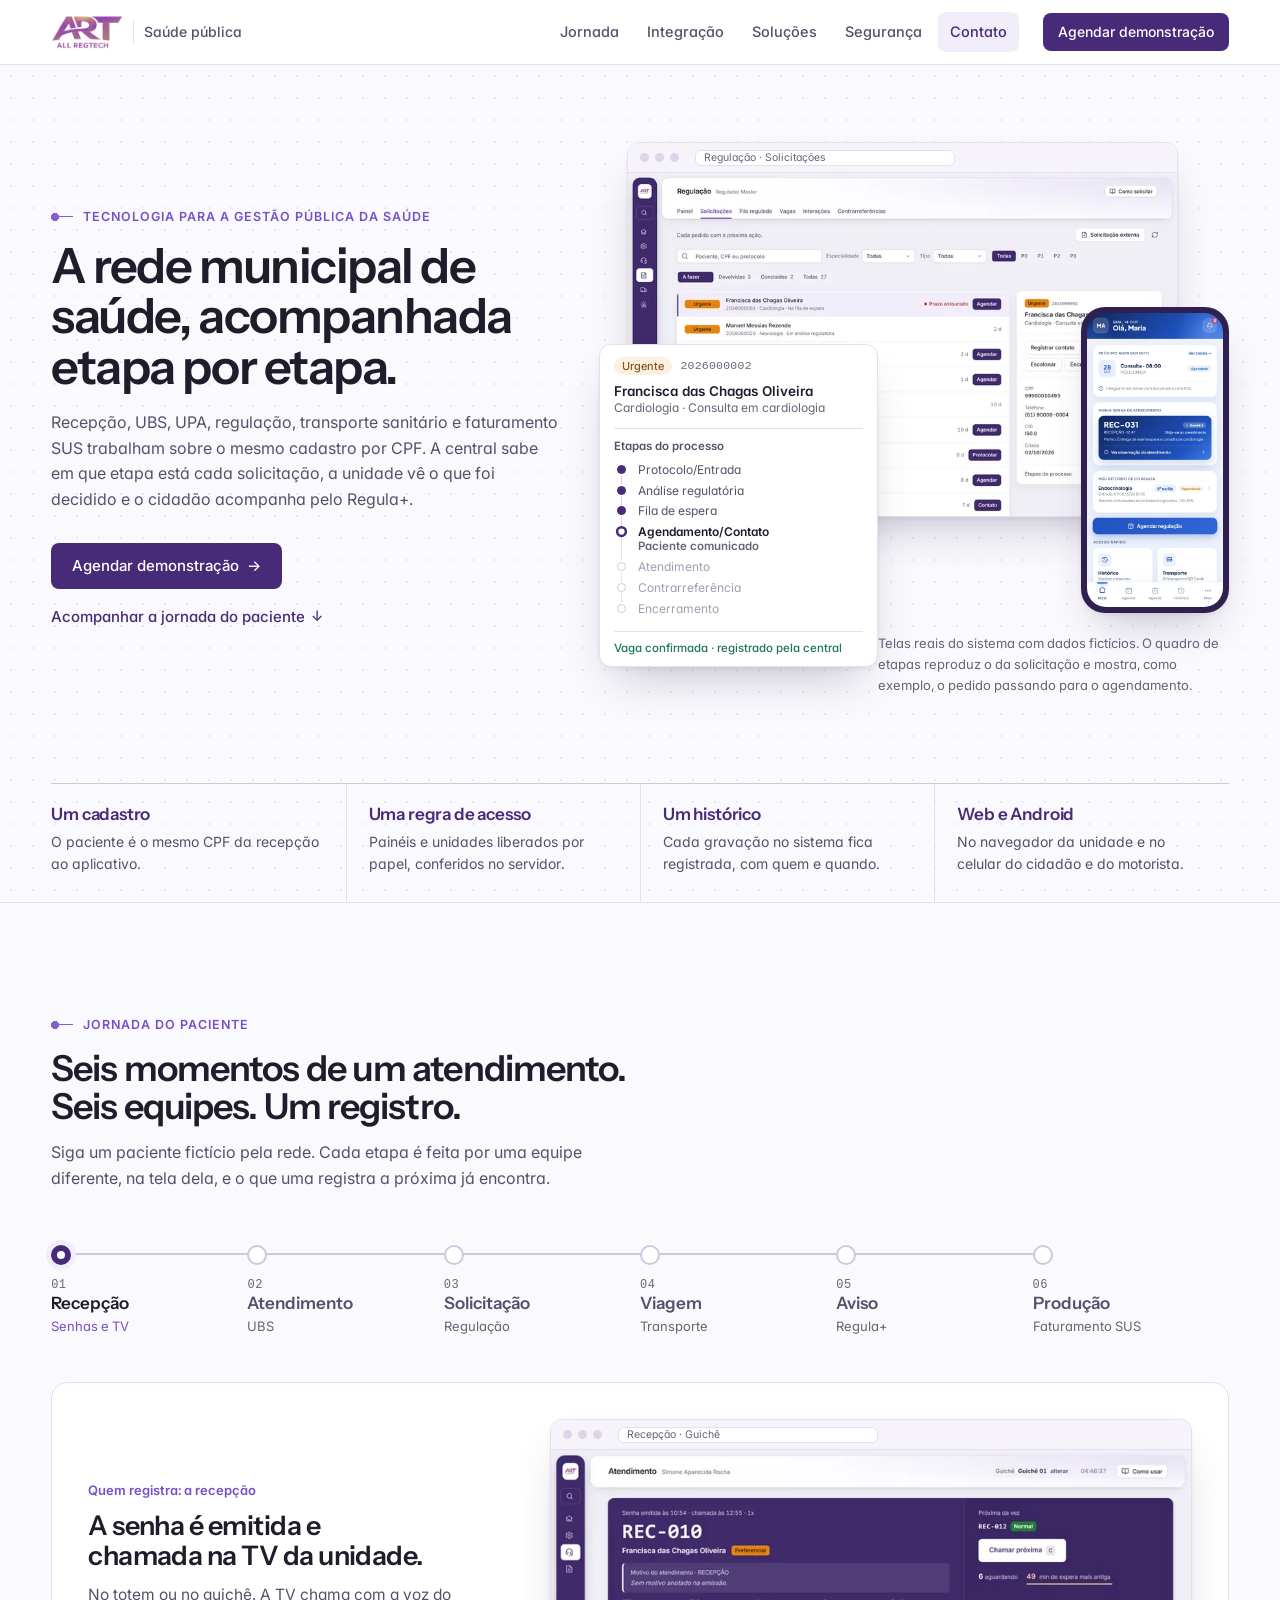
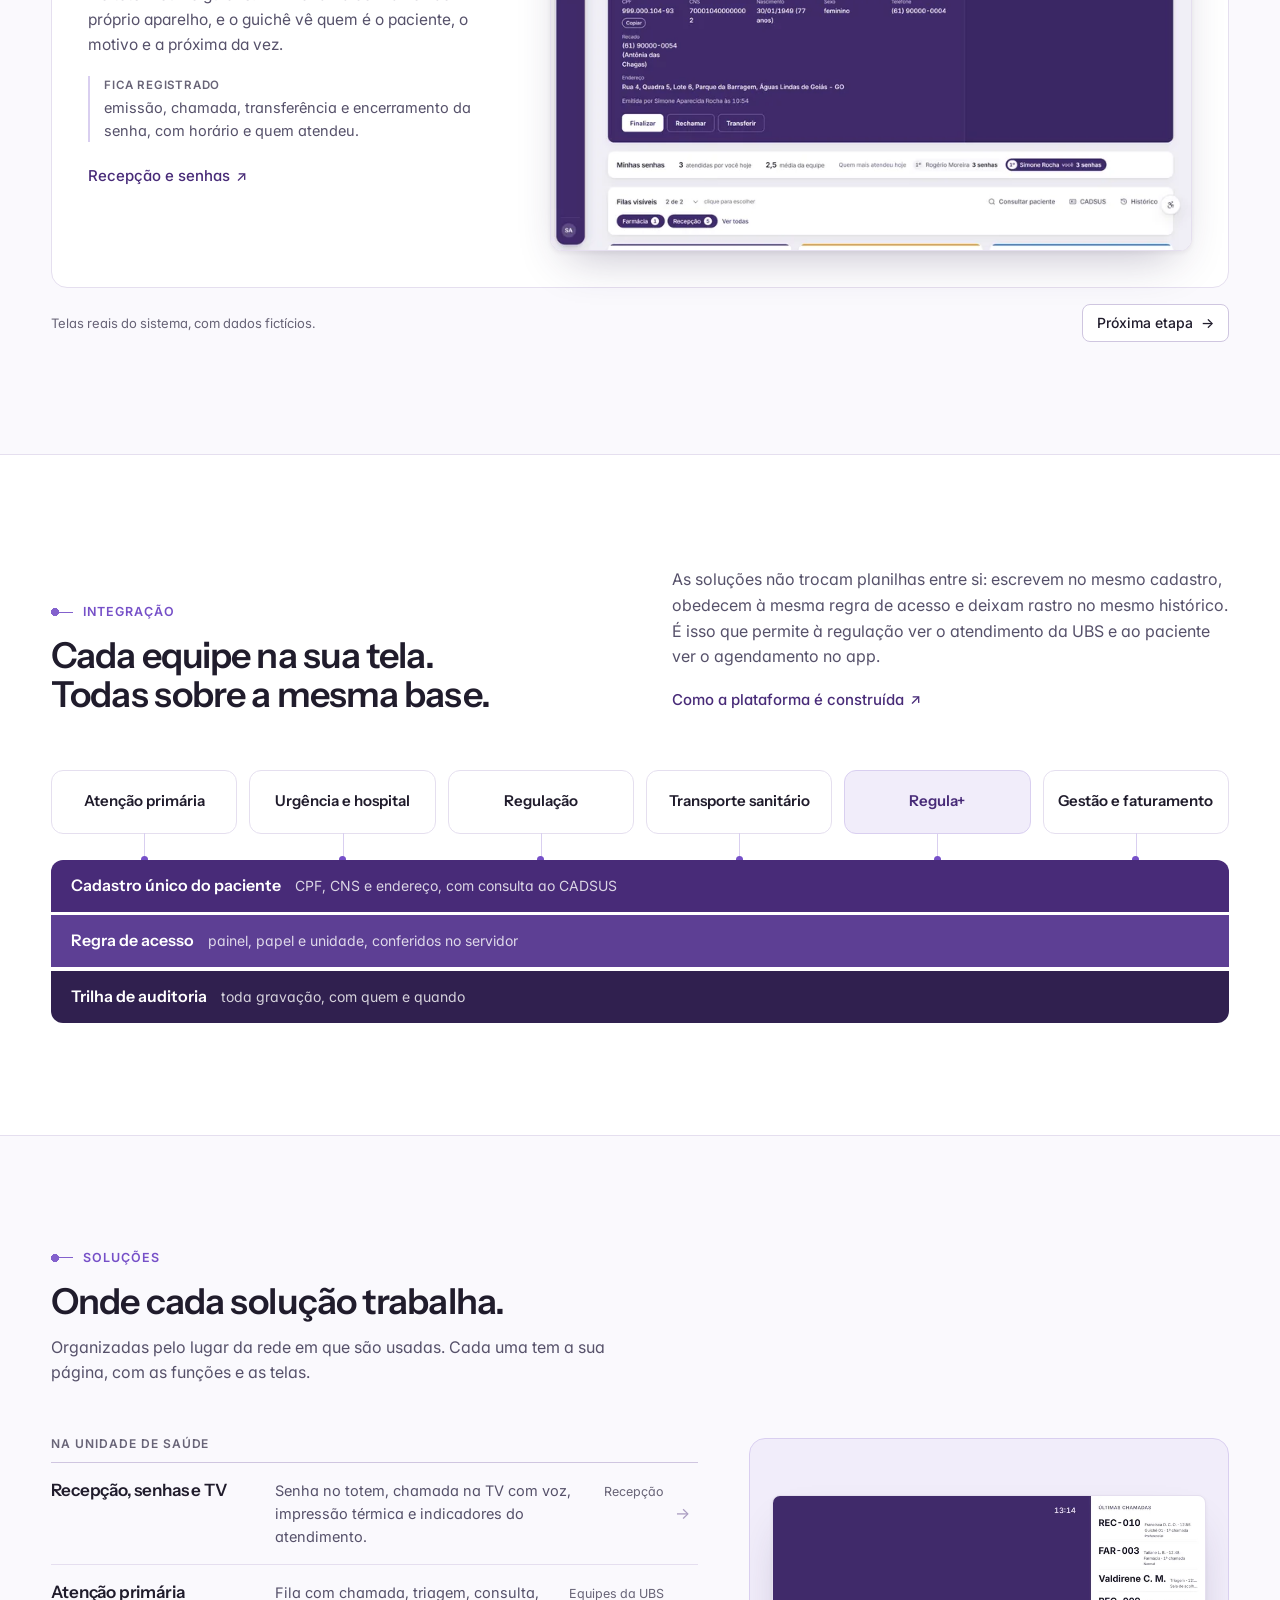
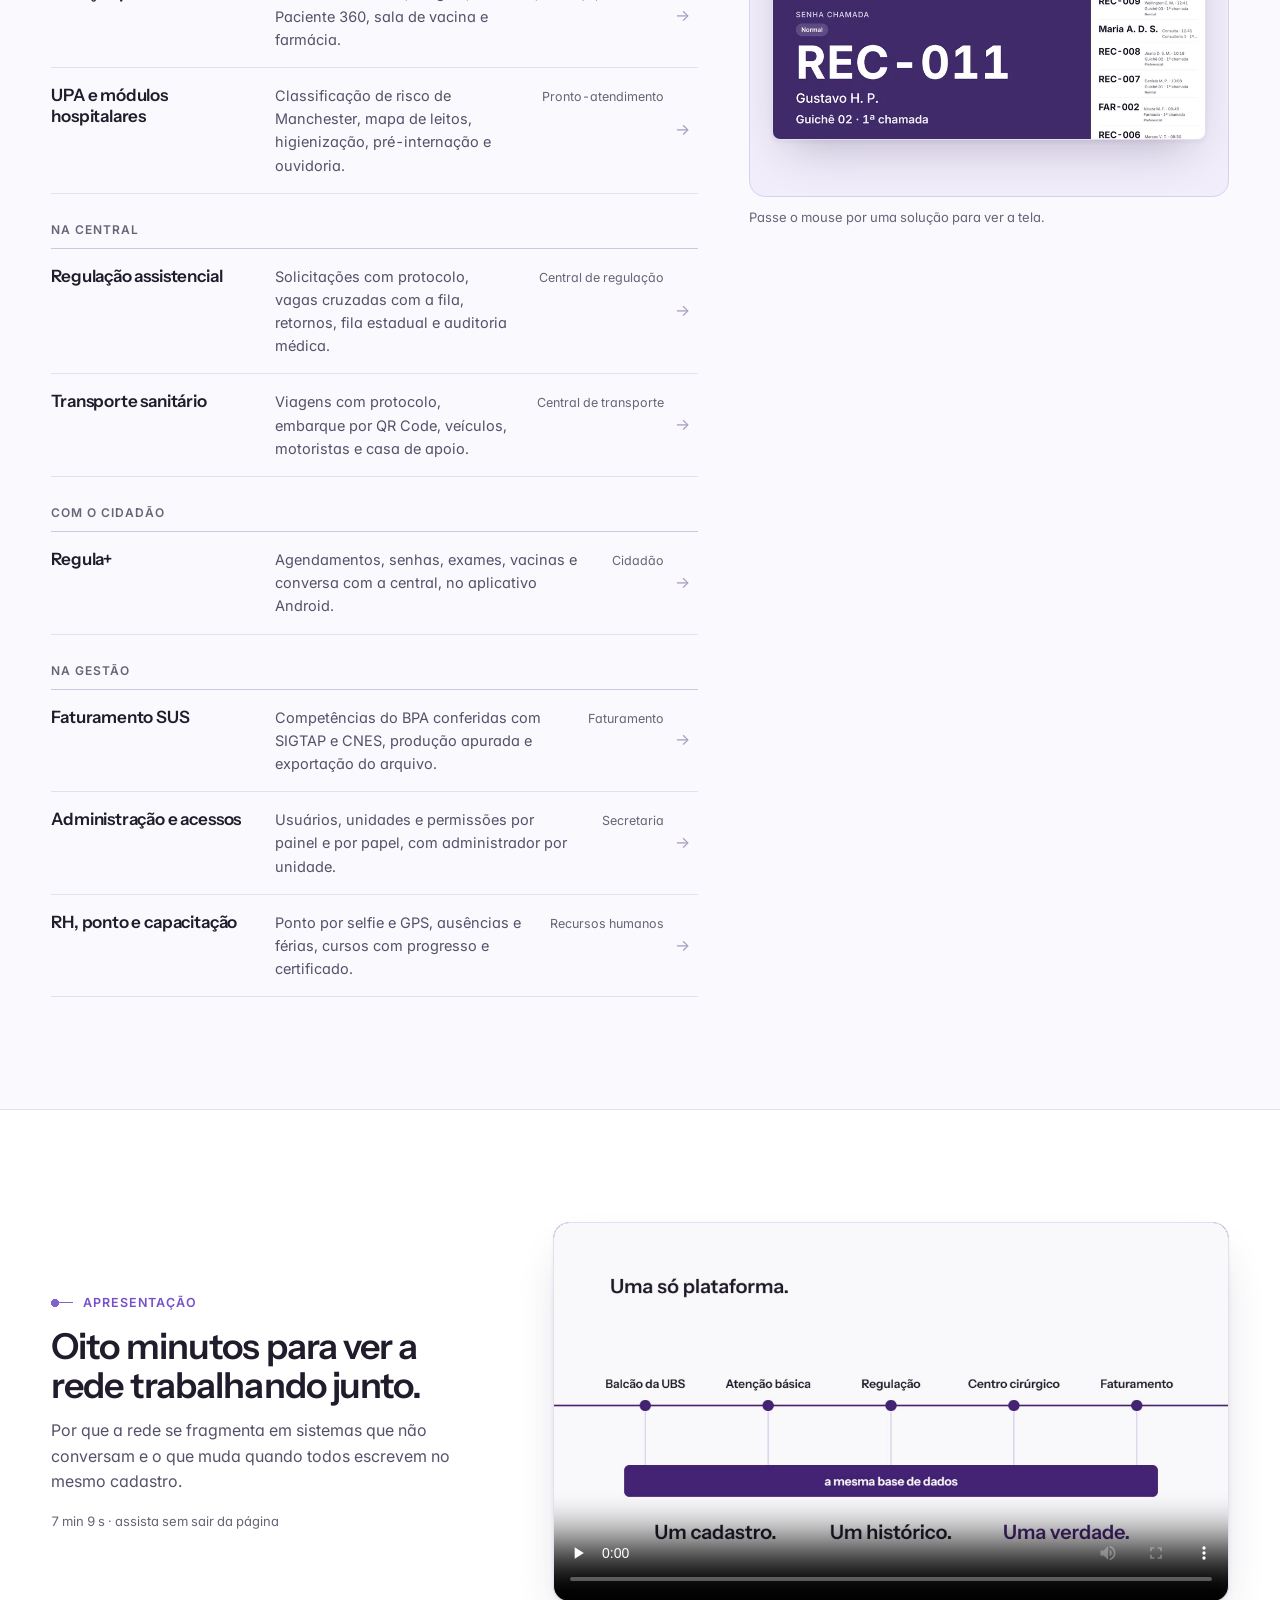
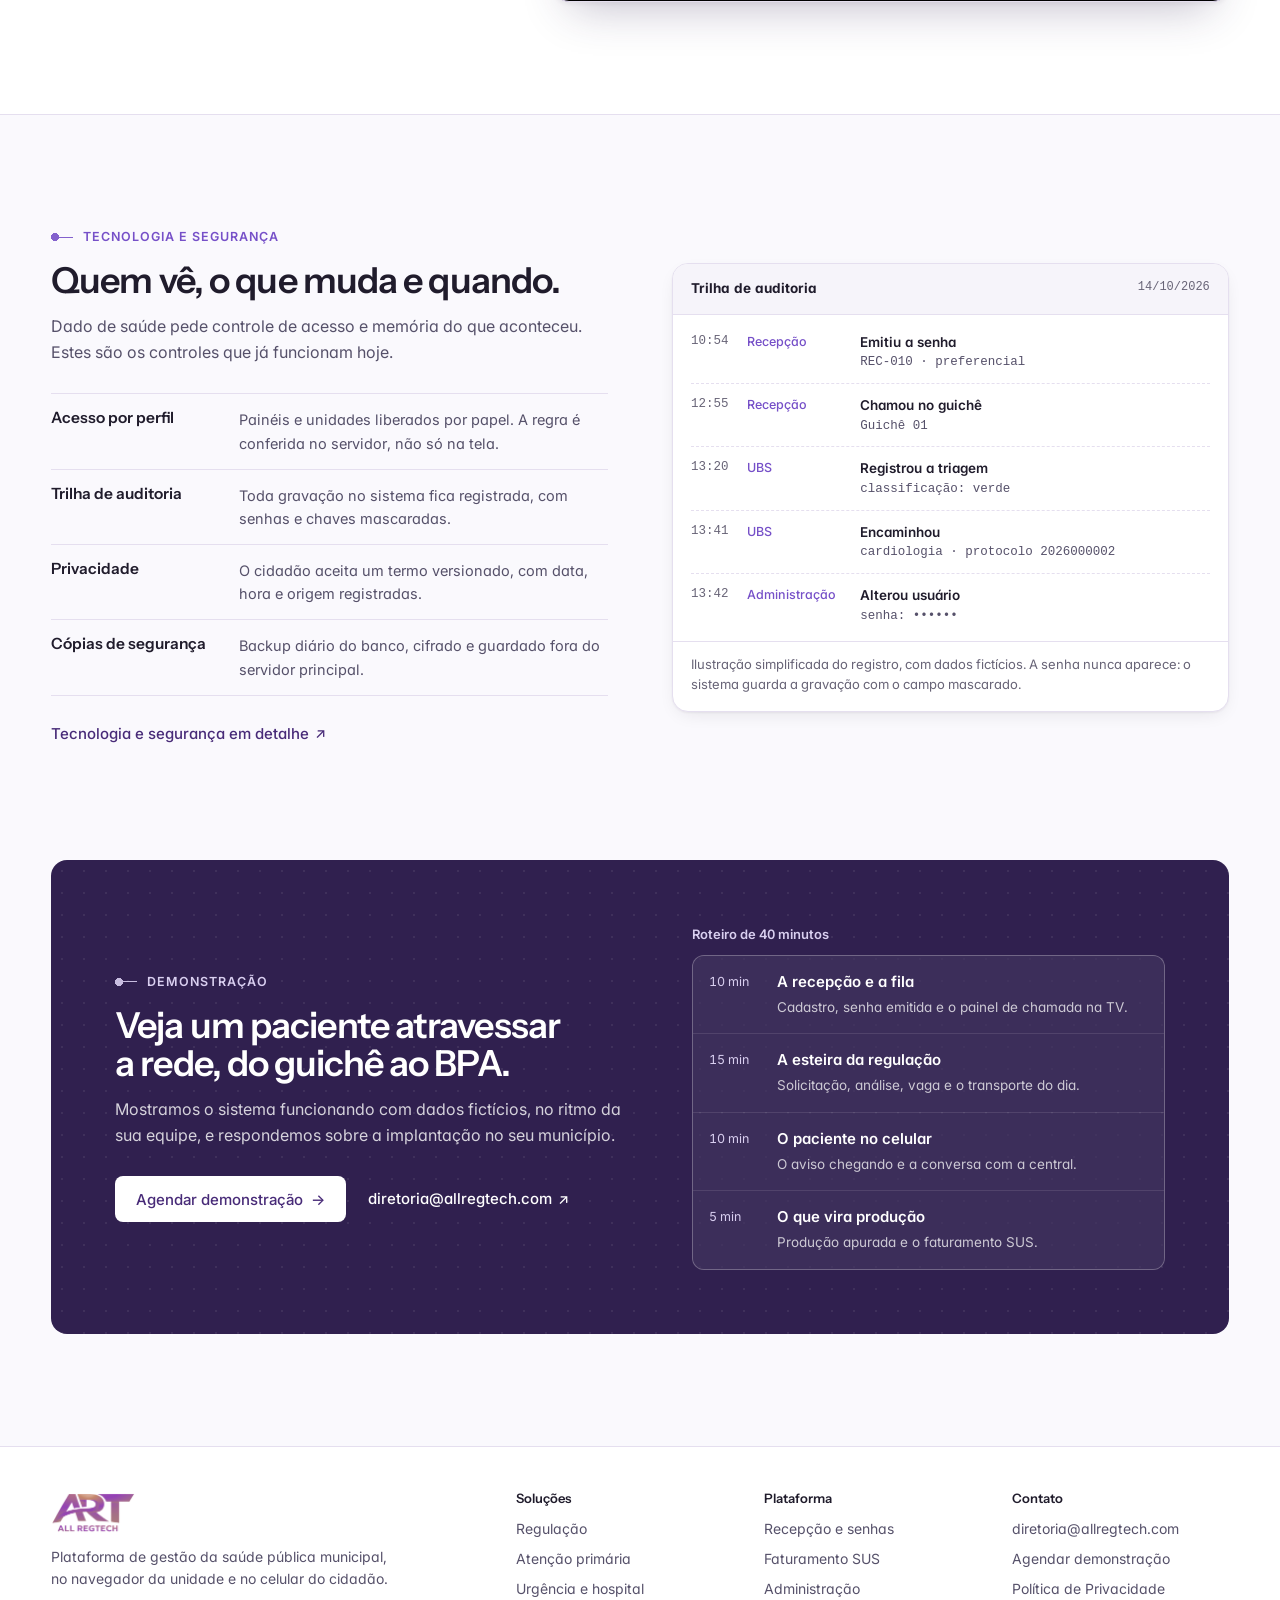
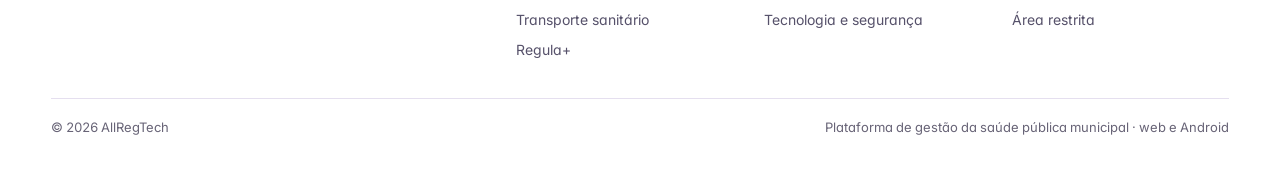
<file: index.html>
<!doctype html>
<html lang="pt-BR">
<head>
<meta charset="utf-8">
<meta name="viewport" content="width=device-width, initial-scale=1">
<title>AllRegTech · gestão da saúde pública municipal</title>
<meta name="description" content="AllRegTech: plataforma da saúde pública municipal. Recepção, UBS, UPA, regulação, transporte sanitário e faturamento SUS sobre o mesmo cadastro por CPF, com o aplicativo Regula+ para o cidadão.">
<meta name="color-scheme" content="light">
<meta name="theme-color" content="#482b78">
<link rel="icon" href="assets/logo-art.png">
<meta property="og:title" content="AllRegTech · gestão da saúde pública municipal">
<meta property="og:description" content="Da senha na recepção ao fechamento do BPA, cada etapa do atendimento registrada no mesmo cadastro.">
<meta property="og:image" content="video-capa.jpg">
<meta property="og:type" content="website">
<link rel="preconnect" href="https://fonts.googleapis.com">
<link rel="preconnect" href="https://fonts.gstatic.com" crossorigin>
<link href="https://fonts.googleapis.com/css2?family=Instrument+Sans:wght@500;600;700&family=Inter:wght@400;500;600&display=swap" rel="stylesheet">
<script>try{var k="art-heroi:"+location.pathname;if(sessionStorage.getItem(k))document.documentElement.classList.add("heroi-ok");else sessionStorage.setItem(k,"1")}catch(e){}</script>
<link rel="stylesheet" href="assets/site.css?v=5">
</head>
<body>
<svg width="0" height="0" style="position:absolute" aria-hidden="true">
  <defs>
    <symbol id="i-esteto" viewBox="0 0 24 24" fill="none" stroke="currentColor" stroke-width="1.8" stroke-linecap="round" stroke-linejoin="round"><path d="M4.8 2.3A.3.3 0 1 0 5 2H4a2 2 0 0 0-2 2v5a6 6 0 0 0 12 0V4a2 2 0 0 0-2-2h-1a.2.2 0 1 0 .3.3"/><path d="M8 15v1a6 6 0 0 0 12 0v-4"/><circle cx="20" cy="10" r="2"/></symbol>
    <symbol id="i-regula" viewBox="0 0 24 24" fill="none" stroke="currentColor" stroke-width="1.8" stroke-linecap="round" stroke-linejoin="round"><rect x="8" y="2" width="8" height="4" rx="1"/><path d="M16 4h2a2 2 0 0 1 2 2v14a2 2 0 0 1-2 2H6a2 2 0 0 1-2-2V6a2 2 0 0 1 2-2h2"/><path d="M12 11h4M12 16h4M8 11h.01M8 16h.01"/></symbol>
    <symbol id="i-carro" viewBox="0 0 24 24" fill="none" stroke="currentColor" stroke-width="1.8" stroke-linecap="round" stroke-linejoin="round"><path d="M14 18V6a2 2 0 0 0-2-2H4a2 2 0 0 0-2 2v11a1 1 0 0 0 1 1h2"/><path d="M15 18H9"/><path d="M19 18h2a1 1 0 0 0 1-1v-3.65a1 1 0 0 0-.22-.62l-3.48-4.35A1 1 0 0 0 17.52 8H14"/><circle cx="17" cy="18" r="2"/><circle cx="7" cy="18" r="2"/></symbol>
    <symbol id="i-cel" viewBox="0 0 24 24" fill="none" stroke="currentColor" stroke-width="1.8" stroke-linecap="round" stroke-linejoin="round"><rect x="5" y="2" width="14" height="20" rx="2"/><path d="M12 18h.01"/></symbol>
    <symbol id="i-hosp" viewBox="0 0 24 24" fill="none" stroke="currentColor" stroke-width="1.8" stroke-linecap="round" stroke-linejoin="round"><path d="M12 6v4M14 8h-4M14 14h-4M14 18h-4"/><path d="M18 12h2a2 2 0 0 1 2 2v6a2 2 0 0 1-2 2H4a2 2 0 0 1-2-2v-9a2 2 0 0 1 2-2h2"/><path d="M18 22V4a2 2 0 0 0-2-2H8a2 2 0 0 0-2 2v18"/></symbol>
    <symbol id="i-senha" viewBox="0 0 24 24" fill="none" stroke="currentColor" stroke-width="1.8" stroke-linecap="round" stroke-linejoin="round"><path d="M2 9a3 3 0 0 1 0 6v2a2 2 0 0 0 2 2h16a2 2 0 0 0 2-2v-2a3 3 0 0 1 0-6V7a2 2 0 0 0-2-2H4a2 2 0 0 0-2 2Z"/><path d="M13 5v2M13 17v2M13 11v2"/></symbol>
    <symbol id="i-recibo" viewBox="0 0 24 24" fill="none" stroke="currentColor" stroke-width="1.8" stroke-linecap="round" stroke-linejoin="round"><path d="M4 2v20l2-1 2 1 2-1 2 1 2-1 2 1 2-1 2 1V2l-2 1-2-1-2 1-2-1-2 1-2-1-2 1Z"/><path d="M16 8h-6a2 2 0 1 0 0 4h4a2 2 0 1 1 0 4H8M12 17.5v-11"/></symbol>
    <symbol id="i-escudo" viewBox="0 0 24 24" fill="none" stroke="currentColor" stroke-width="1.8" stroke-linecap="round" stroke-linejoin="round"><path d="M20 13c0 5-3.5 7.5-7.66 8.95a1 1 0 0 1-.67-.01C7.5 20.5 4 18 4 13V6a1 1 0 0 1 1-1c2 0 4.5-1.2 6.24-2.72a1.17 1.17 0 0 1 1.52 0C14.51 3.81 17 5 19 5a1 1 0 0 1 1 1z"/><path d="m9 12 2 2 4-4"/></symbol>
    <symbol id="i-pessoas" viewBox="0 0 24 24" fill="none" stroke="currentColor" stroke-width="1.8" stroke-linecap="round" stroke-linejoin="round"><path d="M16 21v-2a4 4 0 0 0-4-4H6a4 4 0 0 0-4 4v2"/><circle cx="9" cy="7" r="4"/><path d="M22 21v-2a4 4 0 0 0-3-3.87M16 3.13a4 4 0 0 1 0 7.75"/></symbol>
    <symbol id="i-lupa" viewBox="0 0 24 24" fill="none" stroke="currentColor" stroke-width="1.8" stroke-linecap="round" stroke-linejoin="round"><path d="M14 2v4a2 2 0 0 0 2 2h4"/><path d="M4.27 21a2 2 0 0 0 1.73 1H18a2 2 0 0 0 2-2V7l-5-5H6a2 2 0 0 0-2 2v3"/><path d="m9 18-1.5-1.5"/><circle cx="5" cy="14" r="3"/></symbol>
    <symbol id="i-banco" viewBox="0 0 24 24" fill="none" stroke="currentColor" stroke-width="1.8" stroke-linecap="round" stroke-linejoin="round"><ellipse cx="12" cy="5" rx="9" ry="3"/><path d="M3 5v14a9 3 0 0 0 18 0V5"/><path d="M3 12a9 3 0 0 0 18 0"/></symbol>
    <symbol id="i-termo" viewBox="0 0 24 24" fill="none" stroke="currentColor" stroke-width="1.8" stroke-linecap="round" stroke-linejoin="round"><path d="M15 2H6a2 2 0 0 0-2 2v16a2 2 0 0 0 2 2h12a2 2 0 0 0 2-2V7Z"/><path d="M14 2v4a2 2 0 0 0 2 2h4"/><path d="m9 15 2 2 4-4"/></symbol>
    <symbol id="i-conversa" viewBox="0 0 24 24" fill="none" stroke="currentColor" stroke-width="1.8" stroke-linecap="round" stroke-linejoin="round"><path d="M7.9 20A9 9 0 1 0 4 16.1L2 22Z"/></symbol>
    <symbol id="i-cpf" viewBox="0 0 24 24" fill="none" stroke="currentColor" stroke-width="1.8" stroke-linecap="round" stroke-linejoin="round"><path d="M16 10h2M16 14h2"/><path d="M6.17 15a3 3 0 0 1 5.66 0"/><circle cx="9" cy="11" r="2"/><rect x="2" y="5" width="20" height="14" rx="2"/></symbol>
    <symbol id="i-pulso" viewBox="0 0 24 24" fill="none" stroke="currentColor" stroke-width="1.8" stroke-linecap="round" stroke-linejoin="round"><path d="M22 12h-2.48a2 2 0 0 0-1.93 1.46l-2.35 8.36a.25.25 0 0 1-.48 0L9.24 2.18a.25.25 0 0 0-.48 0l-2.35 8.36A2 2 0 0 1 4.49 12H2"/></symbol>
    <symbol id="i-menu" viewBox="0 0 24 24" fill="none" stroke="currentColor" stroke-width="2" stroke-linecap="round"><path d="M4 6h16M4 12h16M4 18h16"/></symbol>
  </defs>
</svg>

<a class="pular" href="#conteudo">Pular para o conteúdo</a>

<header class="topo">
  <div class="caixa">
    <a class="marca" href="./" aria-label="AllRegTech, início"><img src="assets/logo-art.png" alt="AllRegTech" width="72" height="37"><span>Saúde pública</span></a>
    <nav class="menu" aria-label="Seções">
      <a href="#jornada">Jornada</a>
      <a href="#ecossistema">Integração</a>
      <a href="#solucoes">Soluções</a>
      <a href="#confianca">Segurança</a>
      <a href="#contato">Contato</a>
    </nav>
    <a class="btn btn-1 btn-p" href="#contato">Agendar demonstração</a>
    <details class="menu-cel">
      <summary aria-label="Abrir menu"><svg><use href="#i-menu"/></svg></summary>
      <nav aria-label="Seções">
        <a href="#jornada">Jornada do paciente</a>
        <a href="#ecossistema">Integração</a>
        <a href="#solucoes">Soluções</a>
        <a href="#confianca">Segurança</a>
        <a href="#contato">Contato</a>
        <a class="btn btn-1" href="#contato">Agendar demonstração</a>
      </nav>
    </details>
  </div>
</header>

<main id="conteudo">

<!-- herói: a mensagem à esquerda; à direita, a tela real da regulação e o quadro de etapas da solicitação -->
<section class="heroi" aria-labelledby="t-heroi">
  <div class="caixa">
    <div class="heroi-texto">
      <p class="sobre">Tecnologia para a gestão pública da saúde</p>
      <h1 class="t-1" id="t-heroi">A rede municipal de saúde, acompanhada etapa por etapa.</h1>
      <p class="lead">Recepção, UBS, UPA, regulação, transporte sanitário e faturamento SUS trabalham sobre o mesmo cadastro por CPF. A central sabe em que etapa está cada solicitação, a unidade vê o que foi decidido e o cidadão acompanha pelo Regula+.</p>
      <div class="heroi-acoes">
        <a class="btn btn-1 btn-seta" href="#contato">Agendar demonstração</a>
        <a class="mais mais-ancora" href="#jornada">Acompanhar a jornada do paciente</a>
      </div>
    </div>

    <figure class="palco" aria-labelledby="palco-legenda">
      <div class="janela palco-tela"><div class="janela-barra" aria-hidden="true"><i></i><i></i><i></i><span>Regulação · Solicitações</span></div><img src="assets/telas/regulacao-quadro.webp?v=2" srcset="assets/telas/regulacao-quadro-p.webp?v=2 800w, assets/telas/regulacao-quadro.webp?v=2 1600w" sizes="(max-width:900px) 92vw, 50vw" width="1600" height="1000" alt="Lista de solicitações da regulação, com prioridade, prazo e a próxima ação de cada pedido, com dados fictícios" fetchpriority="high" decoding="async"></div>

      <div class="ficha" data-ficha>
        <div class="ficha-cab"><span class="tag at sem">Urgente</span><span class="protocolo">2026000002</span></div>
        <p class="ficha-nome">Francisca das Chagas Oliveira</p>
        <p class="ficha-sub">Cardiologia · Consulta em cardiologia</p>
        <p class="ficha-rot" id="ficha-rot">Etapas do processo</p>
        <ol class="etapas" aria-labelledby="ficha-rot">
          <li class="feita"><span>Protocolo/Entrada</span></li>
          <li class="feita"><span>Análise regulatória</span></li>
          <li class="atual" data-de><span>Fila de espera</span></li>
          <li data-para><span>Agendamento/Contato</span><small>Paciente comunicado</small></li>
          <li><span>Atendimento</span></li>
          <li><span>Contrarreferência</span></li>
          <li><span>Encerramento</span></li>
        </ol>
        <p class="ficha-reg" aria-live="polite"><span data-reg-antes>Na fila desde 02/10</span><span data-reg-depois hidden>Vaga confirmada · registrado pela central</span></p>
      </div>

      <div class="aparelho palco-cel"><img src="assets/telas/app-inicio.webp?v=2" srcset="assets/telas/app-inicio-p.webp?v=2 420w, assets/telas/app-inicio.webp?v=2 780w" sizes="150px" width="780" height="1688" alt="Tela inicial do Regula+ com o próximo agendamento, a senha de atendimento e o retorno em fila, com dados fictícios" loading="lazy" decoding="async"></div>
      <figcaption id="palco-legenda" class="miudo">Telas reais do sistema com dados fictícios. O quadro de etapas reproduz o da solicitação e mostra, como exemplo, o pedido passando para o agendamento.</figcaption>
    </figure>
  </div>

  <div class="caixa">
    <dl class="fatos">
      <div><dt>Um cadastro</dt><dd>O paciente é o mesmo CPF da recepção ao aplicativo.</dd></div>
      <div><dt>Uma regra de acesso</dt><dd>Painéis e unidades liberados por papel, conferidos no servidor.</dd></div>
      <div><dt>Um histórico</dt><dd>Cada gravação no sistema fica registrada, com quem e quando.</dd></div>
      <div><dt>Web e Android</dt><dd>No navegador da unidade e no celular do cidadão e do motorista.</dd></div>
    </dl>
  </div>
</section>

<!-- jornada: seis momentos de um atendimento, cada um com a tela real de quem registra -->
<section class="secao jornada-sec" id="jornada" aria-labelledby="t-jor">
  <div class="caixa">
    <div class="cab cab-largo surge">
      <p class="sobre">Jornada do paciente</p>
      <h2 class="t-2" id="t-jor">Seis momentos de um atendimento. Seis equipes. Um registro.</h2>
      <p class="lead">Siga um paciente fictício pela rede. Cada etapa é feita por uma equipe diferente, na tela dela, e o que uma registra a próxima já encontra.</p>
    </div>

    <div class="trilha" data-abas data-trilha style="--at:0">
      <div class="trilha-etapas" role="tablist" aria-label="Etapas da jornada do paciente">
        <button type="button" role="tab" id="j-a0" aria-controls="j-p0" aria-selected="true"><span class="n">01</span><b>Recepção</b><small>Senhas e TV</small></button>
        <button type="button" role="tab" id="j-a1" aria-controls="j-p1" aria-selected="false" tabindex="-1"><span class="n">02</span><b>Atendimento</b><small>UBS</small></button>
        <button type="button" role="tab" id="j-a2" aria-controls="j-p2" aria-selected="false" tabindex="-1"><span class="n">03</span><b>Solicitação</b><small>Regulação</small></button>
        <button type="button" role="tab" id="j-a3" aria-controls="j-p3" aria-selected="false" tabindex="-1"><span class="n">04</span><b>Viagem</b><small>Transporte</small></button>
        <button type="button" role="tab" id="j-a4" aria-controls="j-p4" aria-selected="false" tabindex="-1"><span class="n">05</span><b>Aviso</b><small>Regula+</small></button>
        <button type="button" role="tab" id="j-a5" aria-controls="j-p5" aria-selected="false" tabindex="-1"><span class="n">06</span><b>Produção</b><small>Faturamento SUS</small></button>
      </div>

      <div class="vitrine-paineis trilha-paineis">
        <div role="tabpanel" id="j-p0" aria-labelledby="j-a0" class="vitrine-painel on">
          <div class="passo-texto">
            <p class="passo-quem">Quem registra: a recepção</p>
            <h3>A senha é emitida e chamada na TV da unidade.</h3>
            <p>No totem ou no guichê. A TV chama com a voz do próprio aparelho, e o guichê vê quem é o paciente, o motivo e a próxima da vez.</p>
            <p class="passo-fica"><b>Fica registrado</b> emissão, chamada, transferência e encerramento da senha, com horário e quem atendeu.</p>
            <a class="mais" href="solucoes/recepcao-senhas.html">Recepção e senhas</a>
          </div>
          <div class="janela"><div class="janela-barra" aria-hidden="true"><i></i><i></i><i></i><span>Recepção · Guichê</span></div><img src="assets/telas/senhas-painel.webp?v=2" srcset="assets/telas/senhas-painel-p.webp?v=2 800w, assets/telas/senhas-painel.webp?v=2 1600w" sizes="(max-width:900px) 92vw, 50vw" width="1600" height="1000" alt="Tela do guichê com a senha REC-010 chamada, os dados da paciente e a próxima da vez, com dados fictícios" loading="lazy" decoding="async"></div>
        </div>
        <div role="tabpanel" id="j-p1" aria-labelledby="j-a1" class="vitrine-painel">
          <div class="passo-texto">
            <p class="passo-quem">Quem registra: a equipe da UBS</p>
            <h3>Triagem e consulta acontecem na mesma ficha.</h3>
            <p>O médico abre o atendimento e já vê a alergia em destaque, os problemas ativos e os laudos que voltaram da regulação.</p>
            <p class="passo-fica"><b>Fica registrado</b> triagem, evolução, encaminhamentos e documentos clínicos em PDF.</p>
            <a class="mais" href="solucoes/atencao-primaria.html">Atenção primária</a>
          </div>
          <div class="janela"><div class="janela-barra" aria-hidden="true"><i></i><i></i><i></i><span>UBS · Atendimento médico</span></div><img src="assets/telas/ubs-atendimento.webp?v=2" srcset="assets/telas/ubs-atendimento-p.webp?v=2 800w, assets/telas/ubs-atendimento.webp?v=2 1600w" sizes="(max-width:900px) 92vw, 50vw" width="1600" height="1000" alt="Atendimento médico com alergia em destaque, problemas ativos e resultados da regulação na mesma ficha, com dados fictícios" loading="lazy" decoding="async"></div>
        </div>
        <div role="tabpanel" id="j-p2" aria-labelledby="j-a2" class="vitrine-painel">
          <div class="passo-texto">
            <p class="passo-quem">Quem registra: a central de regulação</p>
            <h3>O encaminhamento entra na esteira com protocolo.</h3>
            <p>A central analisa, pede complemento ou reclassifica, cruza o pedido com as vagas publicadas e agenda. A unidade de origem acompanha cada passo.</p>
            <p class="passo-fica"><b>Fica registrado</b> as etapas do processo, do protocolo ao encerramento, e cada decisão no histórico.</p>
            <a class="mais" href="solucoes/regulacao.html">Regulação assistencial</a>
          </div>
          <div class="janela"><div class="janela-barra" aria-hidden="true"><i></i><i></i><i></i><span>Regulação · Solicitação</span></div><img src="assets/telas/regulacao-solicitacao.webp?v=2" srcset="assets/telas/regulacao-solicitacao-p.webp?v=2 800w, assets/telas/regulacao-solicitacao.webp?v=2 1600w" sizes="(max-width:900px) 92vw, 50vw" width="1600" height="1000" alt="Detalhe de uma solicitação agendada, com as etapas do processo à direita, da entrada ao encerramento, com dados fictícios" loading="lazy" decoding="async"></div>
        </div>
        <div role="tabpanel" id="j-p3" aria-labelledby="j-a3" class="vitrine-painel">
          <div class="passo-texto">
            <p class="passo-quem">Quem registra: o transporte e o motorista</p>
            <h3>Se o atendimento é em outra cidade, a viagem já sai agendada.</h3>
            <p>O agendamento tem protocolo, veículo e horário de embarque. No dia, o motorista confirma quem embarcou lendo o QR Code no celular.</p>
            <p class="passo-fica"><b>Fica registrado</b> protocolo, acompanhante, embarque e presença, com relatórios e o BPA do transporte.</p>
            <a class="mais" href="solucoes/transporte.html">Transporte sanitário</a>
          </div>
          <div class="janela"><div class="janela-barra" aria-hidden="true"><i></i><i></i><i></i><span>Transporte · Agendamentos</span></div><img src="assets/telas/transporte-agenda.webp?v=2" srcset="assets/telas/transporte-agenda-p.webp?v=2 800w, assets/telas/transporte-agenda.webp?v=2 1600w" sizes="(max-width:900px) 92vw, 50vw" width="1600" height="1000" alt="Agendamentos do transporte do dia, com protocolo, destino, embarque, veículo e situação de cada passageiro, com dados fictícios" loading="lazy" decoding="async"></div>
        </div>
        <div role="tabpanel" id="j-p4" aria-labelledby="j-a4" class="vitrine-painel passo-cel">
          <div class="passo-texto">
            <p class="passo-quem">Quem vê: o próprio cidadão</p>
            <h3>O paciente acompanha pelo celular o que a rede decidiu.</h3>
            <p>O Regula+ usa a mesma base do portal. O agendamento, a senha do dia e a posição no retorno aparecem para o paciente, e ele conversa com a central pelo app.</p>
            <p class="passo-fica"><b>Fica registrado</b> o aceite do termo de privacidade, com versão, data e hora.</p>
            <a class="mais" href="solucoes/regula-mais.html">Regula+</a>
          </div>
          <div class="aparelho"><img src="assets/telas/app-inicio.webp?v=2" srcset="assets/telas/app-inicio-p.webp?v=2 420w, assets/telas/app-inicio.webp?v=2 780w" sizes="240px" width="780" height="1688" alt="Início do Regula+ com a consulta agendada, a senha de atendimento e o retorno de endocrinologia em fila, com dados fictícios" loading="lazy" decoding="async"></div>
        </div>
        <div role="tabpanel" id="j-p5" aria-labelledby="j-a5" class="vitrine-painel">
          <div class="passo-texto">
            <p class="passo-quem">Quem registra: o faturamento</p>
            <h3>O que foi atendido vira produção conferida.</h3>
            <p>A competência do BPA reúne os procedimentos, valida cada registro com SIGTAP e CNES e aponta o que tem alerta antes de fechar e exportar.</p>
            <p class="passo-fica"><b>Fica registrado</b> coleta, validação, fechamento e reabertura da competência.</p>
            <a class="mais" href="solucoes/faturamento-sus.html">Faturamento SUS</a>
          </div>
          <div class="janela"><div class="janela-barra" aria-hidden="true"><i></i><i></i><i></i><span>Faturamento · BPA</span></div><img src="assets/telas/faturamento-bpa.webp?v=2" srcset="assets/telas/faturamento-bpa-p.webp?v=2 800w, assets/telas/faturamento-bpa.webp?v=2 1600w" sizes="(max-width:900px) 92vw, 50vw" width="1600" height="1000" alt="Competência do BPA aberta, com registros válidos, com alerta e com erro e a validação de cada procedimento, com dados fictícios" loading="lazy" decoding="async"></div>
        </div>
      </div>
      <div class="trilha-pe">
        <p class="miudo">Telas reais do sistema, com dados fictícios.</p>
        <button type="button" class="btn btn-2 btn-p btn-seta" data-proxima>Próxima etapa</button>
      </div>
    </div>
  </div>
</section>

<!-- integração: o que as soluções têm em comum -->
<section class="secao secao-branca" id="ecossistema" aria-labelledby="t-eco">
  <div class="caixa eco">
    <div class="eco-cab surge">
      <div>
        <p class="sobre">Integração</p>
        <h2 class="t-2" id="t-eco">Cada equipe na sua tela. Todas sobre a mesma base.</h2>
      </div>
      <div>
        <p class="lead">As soluções não trocam planilhas entre si: escrevem no mesmo cadastro, obedecem à mesma regra de acesso e deixam rastro no mesmo histórico. É isso que permite à regulação ver o atendimento da UBS e ao paciente ver o agendamento no app.</p>
        <a class="mais" href="solucoes/tecnologia-seguranca.html">Como a plataforma é construída</a>
      </div>
    </div>
    <div class="pilha revela" role="img" aria-label="Diagrama: seis frentes de trabalho (atenção primária, urgência e hospital, regulação, transporte sanitário, Regula+ e gestão e faturamento) apoiadas sobre três camadas comuns: cadastro único do paciente, regra de acesso por papel e trilha de auditoria.">
      <ul class="pilha-modulos" aria-hidden="true">
        <li>Atenção primária</li>
        <li>Urgência e hospital</li>
        <li>Regulação</li>
        <li>Transporte sanitário</li>
        <li class="cid">Regula+</li>
        <li>Gestão e faturamento</li>
      </ul>
      <div class="pilha-base" aria-hidden="true">
        <div><b>Cadastro único do paciente</b><span>CPF, CNS e endereço, com consulta ao CADSUS</span></div>
        <div><b>Regra de acesso</b><span>painel, papel e unidade, conferidos no servidor</span></div>
        <div><b>Trilha de auditoria</b><span>toda gravação, com quem e quando</span></div>
      </div>
    </div>
  </div>
</section>

<!-- índice das soluções: onde cada uma trabalha -->
<section class="secao" id="solucoes" aria-labelledby="t-sol">
  <div class="caixa">
    <div class="cab surge">
      <p class="sobre">Soluções</p>
      <h2 class="t-2" id="t-sol">Onde cada solução trabalha.</h2>
      <p class="lead">Organizadas pelo lugar da rede em que são usadas. Cada uma tem a sua página, com as funções e as telas.</p>
    </div>
    <div class="indice" data-indice id="mais-solucoes">
      <div class="indice-lista">
        <div class="indice-grupo">
          <h3>Na unidade de saúde</h3>
          <a class="indice-linha" href="solucoes/recepcao-senhas.html" data-tela="senhas-tv"><b>Recepção, senhas e TV</b><span>Senha no totem, chamada na TV com voz, impressão térmica e indicadores do atendimento.</span><em>Recepção</em></a>
          <a class="indice-linha" href="solucoes/atencao-primaria.html" data-tela="ubs-fila"><b>Atenção primária</b><span>Fila com chamada, triagem, consulta, Paciente 360, sala de vacina e farmácia.</span><em>Equipes da UBS</em></a>
          <a class="indice-linha" href="solucoes/urgencia-hospitalar.html" data-tela="upa-classificacao"><b>UPA e módulos hospitalares</b><span>Classificação de risco de Manchester, mapa de leitos, higienização, pré-internação e ouvidoria.</span><em>Pronto-atendimento</em></a>
        </div>
        <div class="indice-grupo">
          <h3>Na central</h3>
          <a class="indice-linha" href="solucoes/regulacao.html" data-tela="regulacao-kanban"><b>Regulação assistencial</b><span>Solicitações com protocolo, vagas cruzadas com a fila, retornos, fila estadual e auditoria médica.</span><em>Central de regulação</em></a>
          <a class="indice-linha" href="solucoes/transporte.html" data-tela="transporte-motorista" data-cel><b>Transporte sanitário</b><span>Viagens com protocolo, embarque por QR Code, veículos, motoristas e casa de apoio.</span><em>Central de transporte</em></a>
        </div>
        <div class="indice-grupo">
          <h3>Com o cidadão</h3>
          <a class="indice-linha" href="solucoes/regula-mais.html" data-tela="app-chat" data-cel><b>Regula+</b><span>Agendamentos, senhas, exames, vacinas e conversa com a central, no aplicativo Android.</span><em>Cidadão</em></a>
        </div>
        <div class="indice-grupo">
          <h3>Na gestão</h3>
          <a class="indice-linha" href="solucoes/faturamento-sus.html" data-tela="faturamento-bpa"><b>Faturamento SUS</b><span>Competências do BPA conferidas com SIGTAP e CNES, produção apurada e exportação do arquivo.</span><em>Faturamento</em></a>
          <a class="indice-linha" href="solucoes/administracao.html" data-tela="admin-permissoes"><b>Administração e acessos</b><span>Usuários, unidades e permissões por painel e por papel, com administrador por unidade.</span><em>Secretaria</em></a>
          <a class="indice-linha" href="solucoes/administracao.html#pessoas"><b>RH, ponto e capacitação</b><span>Ponto por selfie e GPS, ausências e férias, cursos com progresso e certificado.</span><em>Recursos humanos</em></a>
        </div>
      </div>
      <div class="indice-tela" aria-hidden="true">
        <div class="indice-quadro"><img alt="" src="assets/telas/senhas-tv-p.webp?v=2" width="800" height="500" loading="lazy" decoding="async"></div>
        <p class="miudo" data-indice-legenda>Passe o mouse por uma solução para ver a tela.</p>
      </div>
    </div>
  </div>
</section>

<!-- vídeo -->
<section class="secao secao-branca" id="video" aria-labelledby="t-video">
  <div class="caixa video">
    <div class="surge">
      <p class="sobre">Apresentação</p>
      <h2 class="t-2" id="t-video">Oito minutos para ver a rede trabalhando junto.</h2>
      <p class="lead" style="margin-top:14px">Por que a rede se fragmenta em sistemas que não conversam e o que muda quando todos escrevem no mesmo cadastro.</p>
      <p class="miudo" style="margin-top:16px">7 min 9 s · assista sem sair da página</p>
    </div>
    <figure class="surge">
      <video src="video-allregtech.mp4?v=4" poster="video-capa.jpg?v=2" controls playsinline preload="none" aria-label="Vídeo de apresentação da AllRegTech"></video>
    </figure>
  </div>
</section>

<!-- segurança: o que é controlado e o que fica registrado -->
<section class="secao" id="confianca" aria-labelledby="t-conf">
  <div class="caixa conf">
    <div>
      <div class="surge">
        <p class="sobre">Tecnologia e segurança</p>
        <h2 class="t-2" id="t-conf">Quem vê, o que muda e quando.</h2>
        <p class="lead" style="margin-top:14px">Dado de saúde pede controle de acesso e memória do que aconteceu. Estes são os controles que já funcionam hoje.</p>
      </div>
      <dl class="controles surge">
        <div><dt>Acesso por perfil</dt><dd>Painéis e unidades liberados por papel. A regra é conferida no servidor, não só na tela.</dd></div>
        <div><dt>Trilha de auditoria</dt><dd>Toda gravação no sistema fica registrada, com senhas e chaves mascaradas.</dd></div>
        <div><dt>Privacidade</dt><dd>O cidadão aceita um termo versionado, com data, hora e origem registradas.</dd></div>
        <div><dt>Cópias de segurança</dt><dd>Backup diário do banco, cifrado e guardado fora do servidor principal.</dd></div>
      </dl>
      <p class="surge" style="margin-top:24px"><a class="mais" href="solucoes/tecnologia-seguranca.html">Tecnologia e segurança em detalhe</a></p>
    </div>
    <figure class="registro revela" aria-labelledby="registro-legenda">
      <div class="registro-cab"><b>Trilha de auditoria</b><span>14/10/2026</span></div>
      <ol>
        <li><time>10:54</time><span>Recepção</span><b>Emitiu a senha</b><code>REC-010 · preferencial</code></li>
        <li><time>12:55</time><span>Recepção</span><b>Chamou no guichê</b><code>Guichê 01</code></li>
        <li><time>13:20</time><span>UBS</span><b>Registrou a triagem</b><code>classificação: verde</code></li>
        <li><time>13:41</time><span>UBS</span><b>Encaminhou</b><code>cardiologia · protocolo 2026000002</code></li>
        <li><time>13:42</time><span>Administração</span><b>Alterou usuário</b><code>senha: ••••••</code></li>
      </ol>
      <figcaption id="registro-legenda" class="miudo">Ilustração simplificada do registro, com dados fictícios. A senha nunca aparece: o sistema guarda a gravação com o campo mascarado.</figcaption>
    </figure>
  </div>
</section>

<!-- convite -->
<section class="secao" id="contato" aria-labelledby="t-conv" style="padding-top:0">
  <div class="caixa">
    <div class="convite surge">
      <div>
        <p class="sobre">Demonstração</p>
        <h2 class="t-2" id="t-conv">Veja um paciente atravessar a rede, do guichê ao BPA.</h2>
        <p class="lead">Mostramos o sistema funcionando com dados fictícios, no ritmo da sua equipe, e respondemos sobre a implantação no seu município.</p>
        <div class="convite-acoes">
          <a class="btn btn-1 btn-seta" href="mailto:diretoria@allregtech.com?subject=Demonstra%C3%A7%C3%A3o%20da%20AllRegTech">Agendar demonstração</a>
          <a class="mais" href="mailto:diretoria@allregtech.com">diretoria@allregtech.com</a>
        </div>
      </div>
      <div>
        <p class="pauta-rot">Roteiro de 40 minutos</p>
        <ol class="pauta">
          <li><em>10 min</em><div><b>A recepção e a fila</b><span>Cadastro, senha emitida e o painel de chamada na TV.</span></div></li>
          <li><em>15 min</em><div><b>A esteira da regulação</b><span>Solicitação, análise, vaga e o transporte do dia.</span></div></li>
          <li><em>10 min</em><div><b>O paciente no celular</b><span>O aviso chegando e a conversa com a central.</span></div></li>
          <li><em>5 min</em><div><b>O que vira produção</b><span>Produção apurada e o faturamento SUS.</span></div></li>
        </ol>
      </div>
    </div>
  </div>
</section>

</main>

<footer class="rodape">
  <div class="caixa">
    <div class="rodape-grade">
      <div class="rodape-marca">
        <img src="assets/logo-art.png" alt="AllRegTech" width="84" height="43">
        <p>Plataforma de gestão da saúde pública municipal, no navegador da unidade e no celular do cidadão.</p>
      </div>
      <div>
        <h2>Soluções</h2>
        <ul>
          <li><a href="solucoes/regulacao.html">Regulação</a></li>
          <li><a href="solucoes/atencao-primaria.html">Atenção primária</a></li>
          <li><a href="solucoes/urgencia-hospitalar.html">Urgência e hospital</a></li>
          <li><a href="solucoes/transporte.html">Transporte sanitário</a></li>
          <li><a href="solucoes/regula-mais.html">Regula+</a></li>
        </ul>
      </div>
      <div>
        <h2>Plataforma</h2>
        <ul>
          <li><a href="solucoes/recepcao-senhas.html">Recepção e senhas</a></li>
          <li><a href="solucoes/faturamento-sus.html">Faturamento SUS</a></li>
          <li><a href="solucoes/administracao.html">Administração</a></li>
          <li><a href="solucoes/tecnologia-seguranca.html">Tecnologia e segurança</a></li>
        </ul>
      </div>
      <div>
        <h2>Contato</h2>
        <ul>
          <li><a href="mailto:diretoria@allregtech.com">diretoria@allregtech.com</a></li>
          <li><a href="#contato">Agendar demonstração</a></li>
          <li><a href="/privacidade.html">Política de Privacidade</a></li>
          <li><a href="/material/">Área restrita</a></li>
        </ul>
      </div>
    </div>
    <div class="rodape-base"><span>© 2026 AllRegTech</span><span>Plataforma de gestão da saúde pública municipal · web e Android</span></div>
  </div>
</footer>

<script src="assets/site.js?v=5" defer></script>
</body>
</html>
</file>
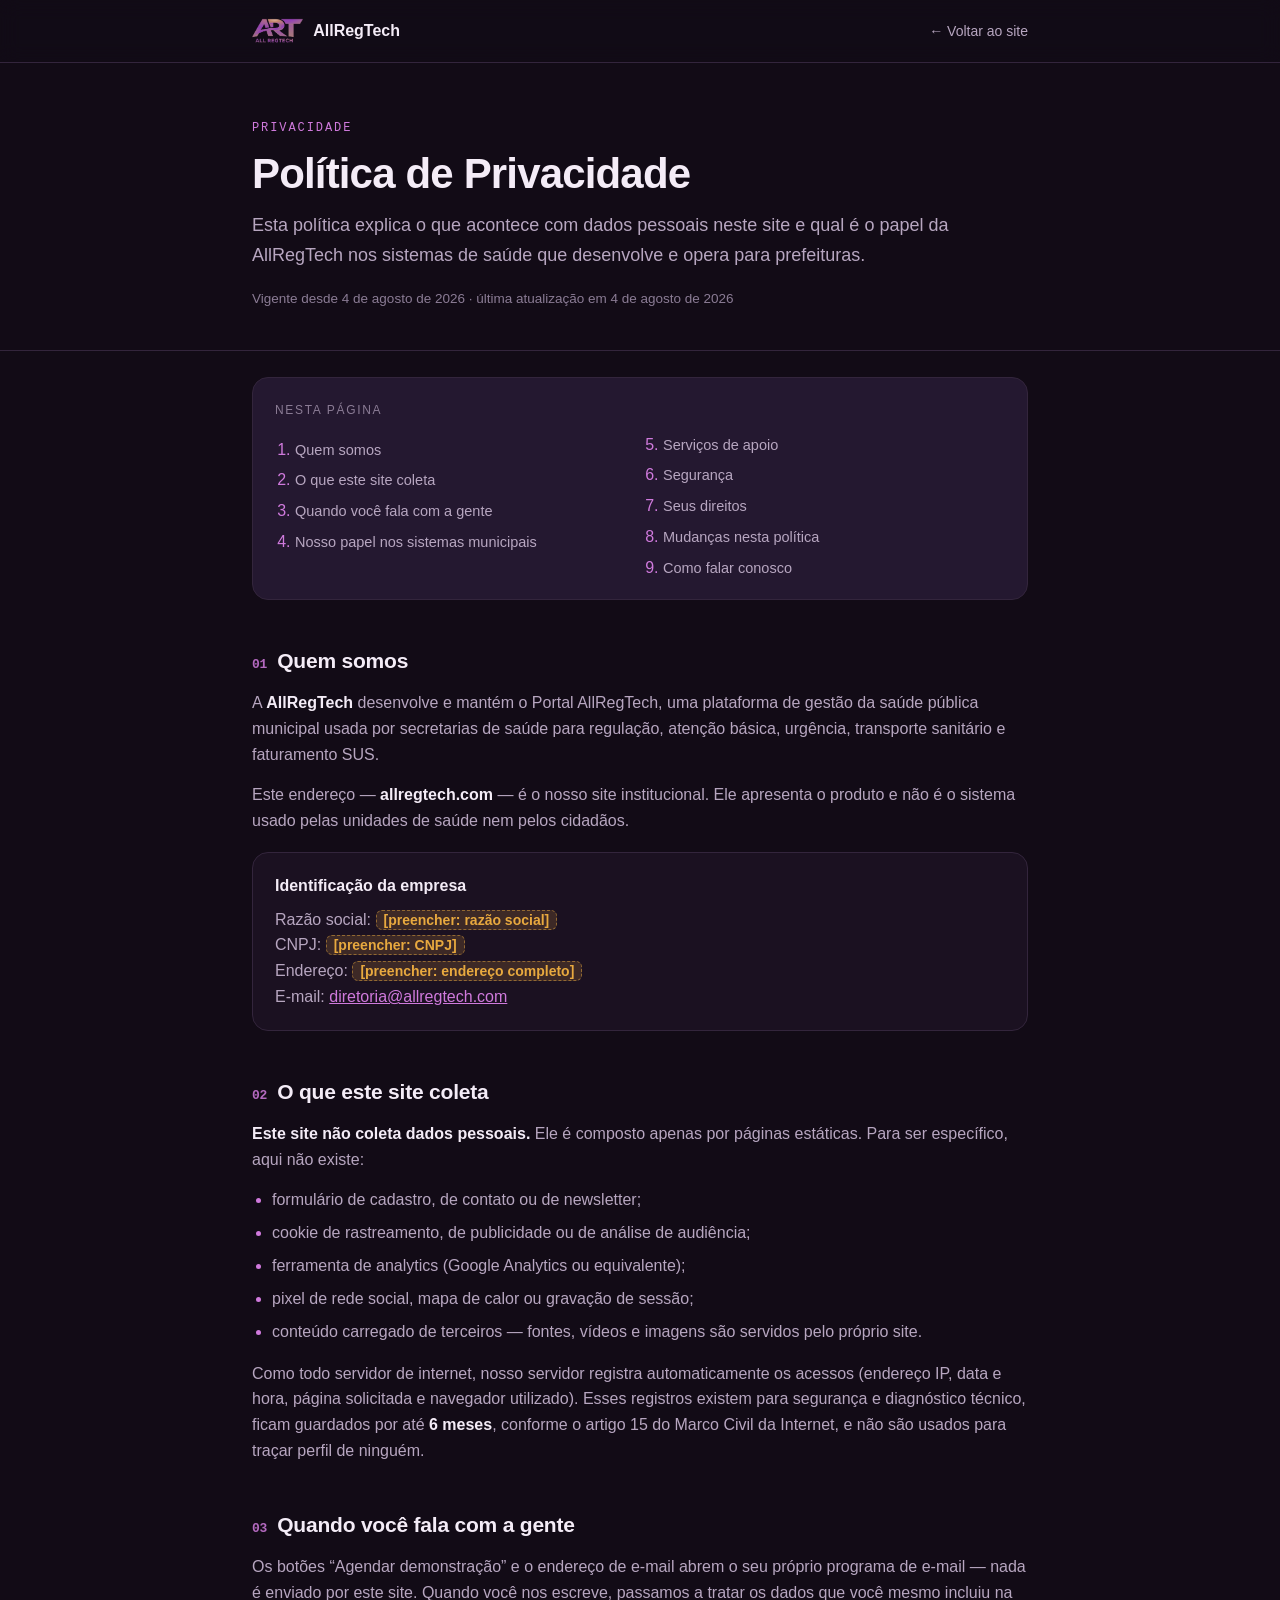
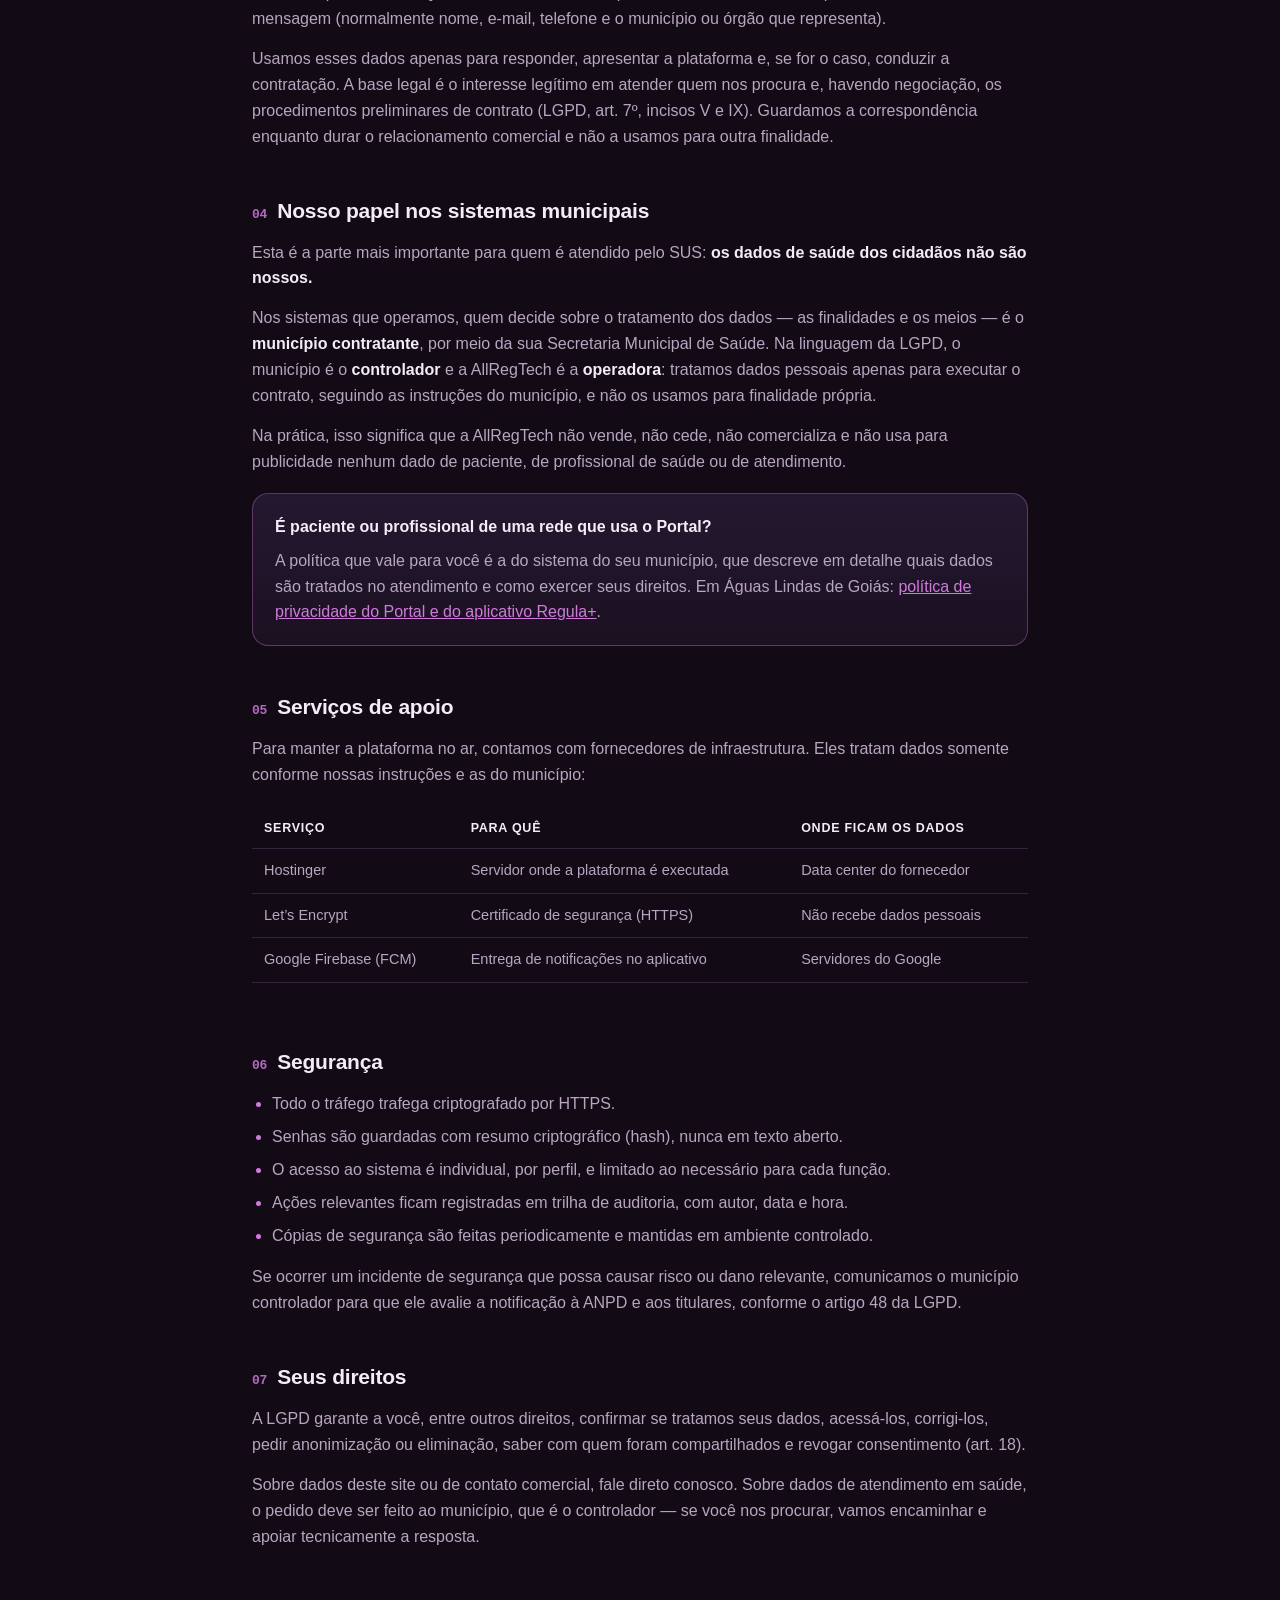
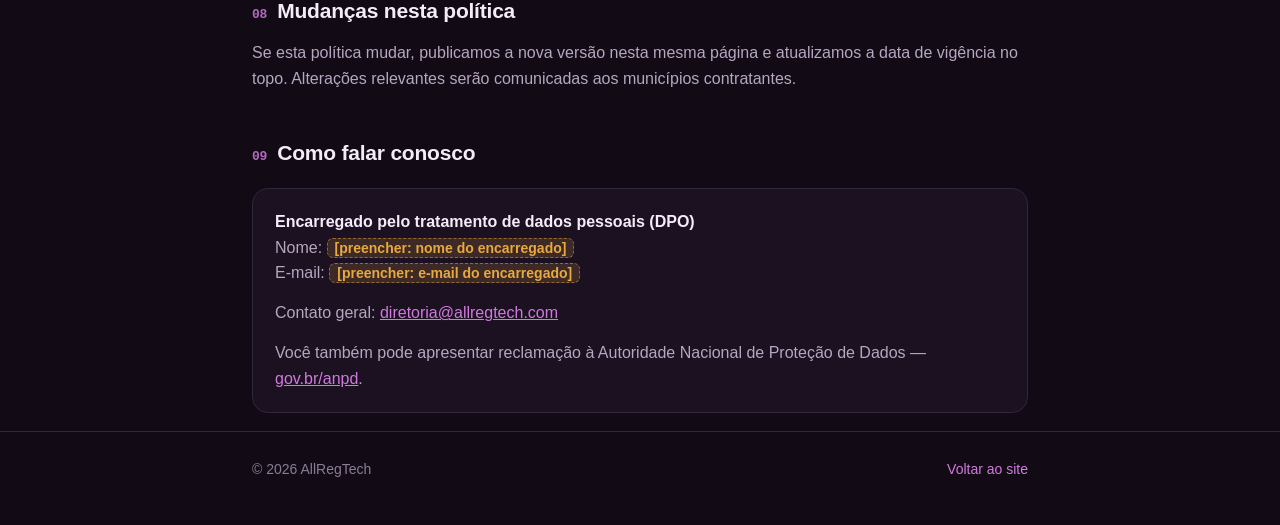
<file: privacidade.html>
<!doctype html>
<html lang="pt-BR" data-theme="dark">
<head>
<meta charset="utf-8">
<meta name="color-scheme" content="dark">
<meta name="viewport" content="width=device-width, initial-scale=1">
<title>Política de Privacidade — AllRegTech</title>
<meta name="description" content="Como o site da AllRegTech trata dados pessoais e qual é o papel da empresa nos sistemas de saúde que opera.">
<link rel="icon" href="logo.png">
<style>
  :root{
    --ground:#120B16; --surface:#1B1121; --surface-2:#241830; --line:#33253C;
    --ink:#F4ECF7; --ink-2:#B7A6C0; --ink-3:#8B7C95;
    --accent:#D07ADD; --accent-soft:#2C1533; --teal:#3FC6CB; --amber:#E8A93F;
  }
  *{box-sizing:border-box}
  html{scroll-behavior:smooth}
  body{
    margin:0; background:var(--ground); color:var(--ink);
    font-family:-apple-system,BlinkMacSystemFont,"Segoe UI",Roboto,"Helvetica Neue",Arial,sans-serif;
    font-size:16px; line-height:1.62; -webkit-font-smoothing:antialiased;
  }
  a{color:var(--accent)}
  a:hover{color:#E8B4F0}
  .wrap{max-width:820px; margin:0 auto; padding:0 22px}

  header.top{
    position:sticky; top:0; z-index:10; backdrop-filter:blur(10px);
    background:rgba(18,11,22,.82); border-bottom:1px solid var(--line);
  }
  .top .wrap{display:flex; align-items:center; justify-content:space-between; gap:16px; height:62px}
  .brand{display:flex; align-items:center; gap:10px; text-decoration:none; color:var(--ink); font-weight:800}
  .brand img{height:26px; width:auto; display:block}
  .top nav a{font-size:14px; text-decoration:none; color:var(--ink-2)}
  .top nav a:hover{color:var(--accent)}

  .hero{padding:56px 0 26px; border-bottom:1px solid var(--line)}
  .eyebrow{
    font-family:ui-monospace,SFMono-Regular,Menlo,monospace; font-size:12px; letter-spacing:.16em;
    text-transform:uppercase; color:var(--accent); margin:0 0 12px;
  }
  h1{font-size:clamp(28px,5vw,42px); line-height:1.12; margin:0 0 14px; letter-spacing:-.02em}
  .lead{font-size:18px; color:var(--ink-2); margin:0}
  .datas{margin-top:18px; font-size:13.5px; color:var(--ink-3)}

  main{padding:14px 0 60px}
  h2{
    font-size:21px; margin:44px 0 12px; letter-spacing:-.01em; scroll-margin-top:80px;
    display:flex; align-items:baseline; gap:10px;
  }
  h2 .n{
    font-family:ui-monospace,SFMono-Regular,Menlo,monospace; font-size:13px; color:var(--accent);
    opacity:.85; flex:none;
  }
  h3{font-size:16px; margin:24px 0 8px; color:var(--ink)}
  p{margin:0 0 14px; color:var(--ink-2)}
  strong{color:var(--ink); font-weight:650}
  ul{margin:0 0 16px; padding-left:20px; color:var(--ink-2)}
  li{margin:7px 0}
  li::marker{color:var(--accent)}

  .card{
    background:var(--surface); border:1px solid var(--line); border-radius:16px;
    padding:20px 22px; margin:18px 0;
  }
  .card--accent{border-color:rgba(208,122,221,.35); background:linear-gradient(180deg,var(--surface-2),var(--surface))}
  .card h3{margin-top:0}
  .card p:last-child, .card ul:last-child{margin-bottom:0}

  .pendente{
    background:rgba(232,169,63,.16); color:var(--amber); border:1px dashed rgba(232,169,63,.5);
    border-radius:6px; padding:1px 7px; font-size:14px; font-weight:600; white-space:nowrap;
  }

  .sumario{background:var(--surface-2); border:1px solid var(--line); border-radius:16px; padding:18px 22px; margin:26px 0 8px}
  .sumario .foot__t{font-size:12px; letter-spacing:.14em; text-transform:uppercase; color:var(--ink-3)}
  .sumario ol{margin:10px 0 0; padding-left:20px; columns:2; column-gap:26px}
  .sumario li{margin:5px 0; break-inside:avoid}
  .sumario a{text-decoration:none; color:var(--ink-2); font-size:14.5px}
  .sumario a:hover{color:var(--accent)}
  @media (max-width:640px){ .sumario ol{columns:1} }

  table{width:100%; border-collapse:collapse; margin:6px 0 18px; font-size:14.5px}
  th,td{text-align:left; padding:10px 12px; border-bottom:1px solid var(--line); vertical-align:top}
  th{color:var(--ink); font-size:12.5px; text-transform:uppercase; letter-spacing:.06em}
  td{color:var(--ink-2)}
  .tabela-wrap{overflow-x:auto}

  footer{border-top:1px solid var(--line); padding:26px 0 44px; color:var(--ink-3); font-size:14px}
  footer .wrap{display:flex; flex-wrap:wrap; gap:12px; justify-content:space-between}
  footer a{text-decoration:none}
</style>
</head>
<body>

<header class="top">
  <div class="wrap">
    <a class="brand" href="/"><img src="logo.png" alt=""> AllRegTech</a>
    <nav><a href="/">← Voltar ao site</a></nav>
  </div>
</header>

<div class="hero">
  <div class="wrap">
    <p class="eyebrow">Privacidade</p>
    <h1>Política de Privacidade</h1>
    <p class="lead">Esta política explica o que acontece com dados pessoais neste site e qual é o papel
      da AllRegTech nos sistemas de saúde que desenvolve e opera para prefeituras.</p>
    <p class="datas">Vigente desde 4 de agosto de 2026 · última atualização em 4 de agosto de 2026</p>
  </div>
</div>

<main class="wrap">

  <div class="sumario">
    <span class="foot__t">Nesta página</span>
    <ol>
      <li><a href="#quem">Quem somos</a></li>
      <li><a href="#site">O que este site coleta</a></li>
      <li><a href="#contato-dados">Quando você fala com a gente</a></li>
      <li><a href="#papel">Nosso papel nos sistemas municipais</a></li>
      <li><a href="#subcontratados">Serviços de apoio</a></li>
      <li><a href="#seguranca">Segurança</a></li>
      <li><a href="#direitos">Seus direitos</a></li>
      <li><a href="#mudancas">Mudanças nesta política</a></li>
      <li><a href="#falar">Como falar conosco</a></li>
    </ol>
  </div>

  <h2 id="quem"><span class="n">01</span> Quem somos</h2>
  <p>A <strong>AllRegTech</strong> desenvolve e mantém o Portal AllRegTech, uma plataforma de gestão da
    saúde pública municipal usada por secretarias de saúde para regulação, atenção básica, urgência,
    transporte sanitário e faturamento SUS.</p>
  <p>Este endereço — <strong>allregtech.com</strong> — é o nosso site institucional. Ele apresenta o
    produto e não é o sistema usado pelas unidades de saúde nem pelos cidadãos.</p>

  <div class="card">
    <h3>Identificação da empresa</h3>
    <p>Razão social: <span class="pendente">[preencher: razão social]</span><br>
      CNPJ: <span class="pendente">[preencher: CNPJ]</span><br>
      Endereço: <span class="pendente">[preencher: endereço completo]</span><br>
      E-mail: <a href="mailto:diretoria@allregtech.com">diretoria@allregtech.com</a></p>
  </div>

  <h2 id="site"><span class="n">02</span> O que este site coleta</h2>
  <p><strong>Este site não coleta dados pessoais.</strong> Ele é composto apenas por páginas estáticas.
    Para ser específico, aqui não existe:</p>
  <ul>
    <li>formulário de cadastro, de contato ou de newsletter;</li>
    <li>cookie de rastreamento, de publicidade ou de análise de audiência;</li>
    <li>ferramenta de analytics (Google Analytics ou equivalente);</li>
    <li>pixel de rede social, mapa de calor ou gravação de sessão;</li>
    <li>conteúdo carregado de terceiros — fontes, vídeos e imagens são servidos pelo próprio site.</li>
  </ul>
  <p>Como todo servidor de internet, nosso servidor registra automaticamente os acessos (endereço IP,
    data e hora, página solicitada e navegador utilizado). Esses registros existem para segurança e
    diagnóstico técnico, ficam guardados por até <strong>6 meses</strong>, conforme o artigo 15 do Marco
    Civil da Internet, e não são usados para traçar perfil de ninguém.</p>

  <h2 id="contato-dados"><span class="n">03</span> Quando você fala com a gente</h2>
  <p>Os botões “Agendar demonstração” e o endereço de e-mail abrem o seu próprio programa de e-mail —
    nada é enviado por este site. Quando você nos escreve, passamos a tratar os dados que você mesmo
    incluiu na mensagem (normalmente nome, e-mail, telefone e o município ou órgão que representa).</p>
  <p>Usamos esses dados apenas para responder, apresentar a plataforma e, se for o caso, conduzir a
    contratação. A base legal é o interesse legítimo em atender quem nos procura e, havendo negociação,
    os procedimentos preliminares de contrato (LGPD, art. 7º, incisos V e IX). Guardamos a
    correspondência enquanto durar o relacionamento comercial e não a usamos para outra finalidade.</p>

  <h2 id="papel"><span class="n">04</span> Nosso papel nos sistemas municipais</h2>
  <p>Esta é a parte mais importante para quem é atendido pelo SUS: <strong>os dados de saúde dos
    cidadãos não são nossos.</strong></p>
  <p>Nos sistemas que operamos, quem decide sobre o tratamento dos dados — as finalidades e os meios —
    é o <strong>município contratante</strong>, por meio da sua Secretaria Municipal de Saúde. Na
    linguagem da LGPD, o município é o <strong>controlador</strong> e a AllRegTech é a
    <strong>operadora</strong>: tratamos dados pessoais apenas para executar o contrato, seguindo as
    instruções do município, e não os usamos para finalidade própria.</p>
  <p>Na prática, isso significa que a AllRegTech não vende, não cede, não comercializa e não usa para
    publicidade nenhum dado de paciente, de profissional de saúde ou de atendimento.</p>

  <div class="card card--accent">
    <h3>É paciente ou profissional de uma rede que usa o Portal?</h3>
    <p>A política que vale para você é a do sistema do seu município, que descreve em detalhe quais
      dados são tratados no atendimento e como exercer seus direitos. Em Águas Lindas de Goiás:
      <a href="https://aguaslindasdegoias.allregtech.com/privacidade.html">política de privacidade do
      Portal e do aplicativo Regula+</a>.</p>
  </div>

  <h2 id="subcontratados"><span class="n">05</span> Serviços de apoio</h2>
  <p>Para manter a plataforma no ar, contamos com fornecedores de infraestrutura. Eles tratam dados
    somente conforme nossas instruções e as do município:</p>
  <div class="tabela-wrap">
    <table>
      <thead><tr><th>Serviço</th><th>Para quê</th><th>Onde ficam os dados</th></tr></thead>
      <tbody>
        <tr><td>Hostinger</td><td>Servidor onde a plataforma é executada</td><td>Data center do fornecedor</td></tr>
        <tr><td>Let’s Encrypt</td><td>Certificado de segurança (HTTPS)</td><td>Não recebe dados pessoais</td></tr>
        <tr><td>Google Firebase (FCM)</td><td>Entrega de notificações no aplicativo</td><td>Servidores do Google</td></tr>
      </tbody>
    </table>
  </div>

  <h2 id="seguranca"><span class="n">06</span> Segurança</h2>
  <ul>
    <li>Todo o tráfego trafega criptografado por HTTPS.</li>
    <li>Senhas são guardadas com resumo criptográfico (hash), nunca em texto aberto.</li>
    <li>O acesso ao sistema é individual, por perfil, e limitado ao necessário para cada função.</li>
    <li>Ações relevantes ficam registradas em trilha de auditoria, com autor, data e hora.</li>
    <li>Cópias de segurança são feitas periodicamente e mantidas em ambiente controlado.</li>
  </ul>
  <p>Se ocorrer um incidente de segurança que possa causar risco ou dano relevante, comunicamos o
    município controlador para que ele avalie a notificação à ANPD e aos titulares, conforme o artigo
    48 da LGPD.</p>

  <h2 id="direitos"><span class="n">07</span> Seus direitos</h2>
  <p>A LGPD garante a você, entre outros direitos, confirmar se tratamos seus dados, acessá-los,
    corrigi-los, pedir anonimização ou eliminação, saber com quem foram compartilhados e revogar
    consentimento (art. 18).</p>
  <p>Sobre dados deste site ou de contato comercial, fale direto conosco. Sobre dados de atendimento em
    saúde, o pedido deve ser feito ao município, que é o controlador — se você nos procurar, vamos
    encaminhar e apoiar tecnicamente a resposta.</p>

  <h2 id="mudancas"><span class="n">08</span> Mudanças nesta política</h2>
  <p>Se esta política mudar, publicamos a nova versão nesta mesma página e atualizamos a data de
    vigência no topo. Alterações relevantes serão comunicadas aos municípios contratantes.</p>

  <h2 id="falar"><span class="n">09</span> Como falar conosco</h2>
  <div class="card">
    <p><strong>Encarregado pelo tratamento de dados pessoais (DPO)</strong><br>
      Nome: <span class="pendente">[preencher: nome do encarregado]</span><br>
      E-mail: <span class="pendente">[preencher: e-mail do encarregado]</span></p>
    <p>Contato geral: <a href="mailto:diretoria@allregtech.com">diretoria@allregtech.com</a></p>
    <p>Você também pode apresentar reclamação à Autoridade Nacional de Proteção de Dados —
      <a href="https://www.gov.br/anpd" rel="noopener">gov.br/anpd</a>.</p>
  </div>

</main>

<footer>
  <div class="wrap">
    <span>© 2026 AllRegTech</span>
    <span><a href="/">Voltar ao site</a></span>
  </div>
</footer>

</body>
</html>
</file>
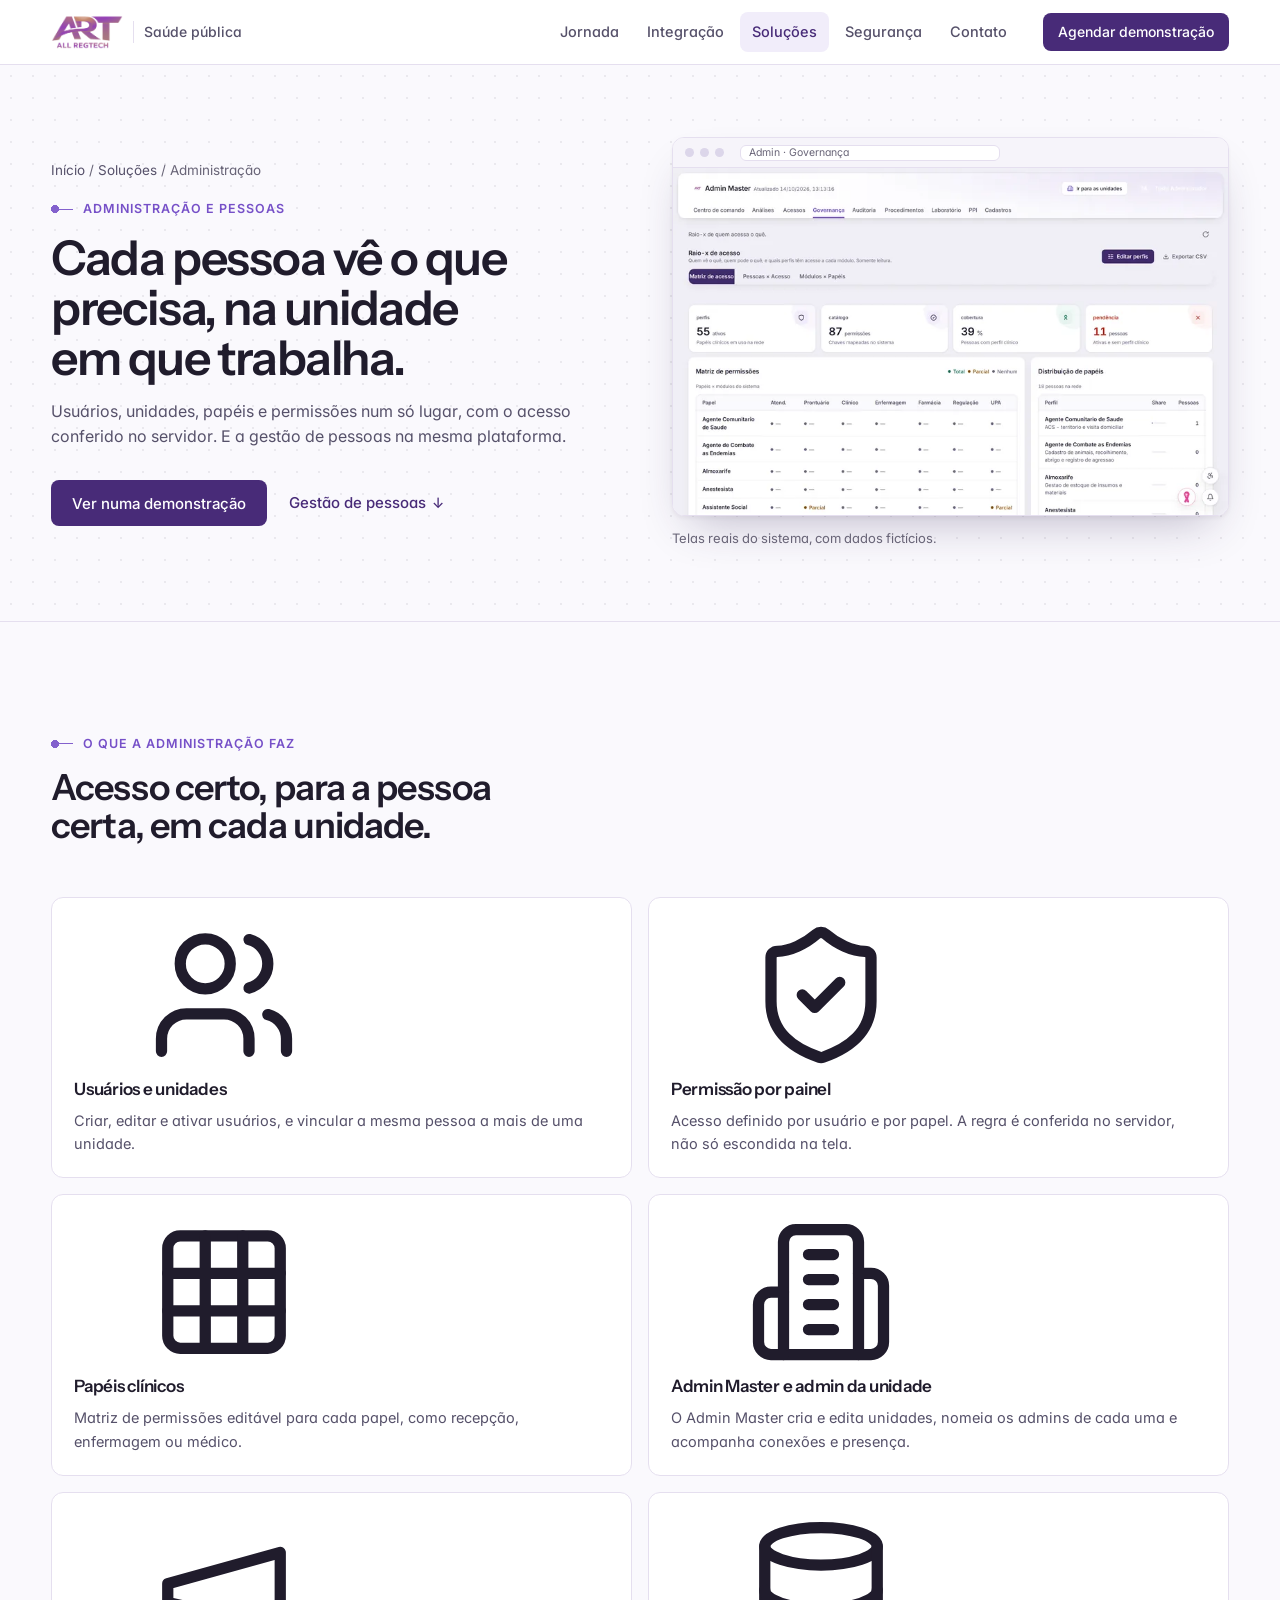
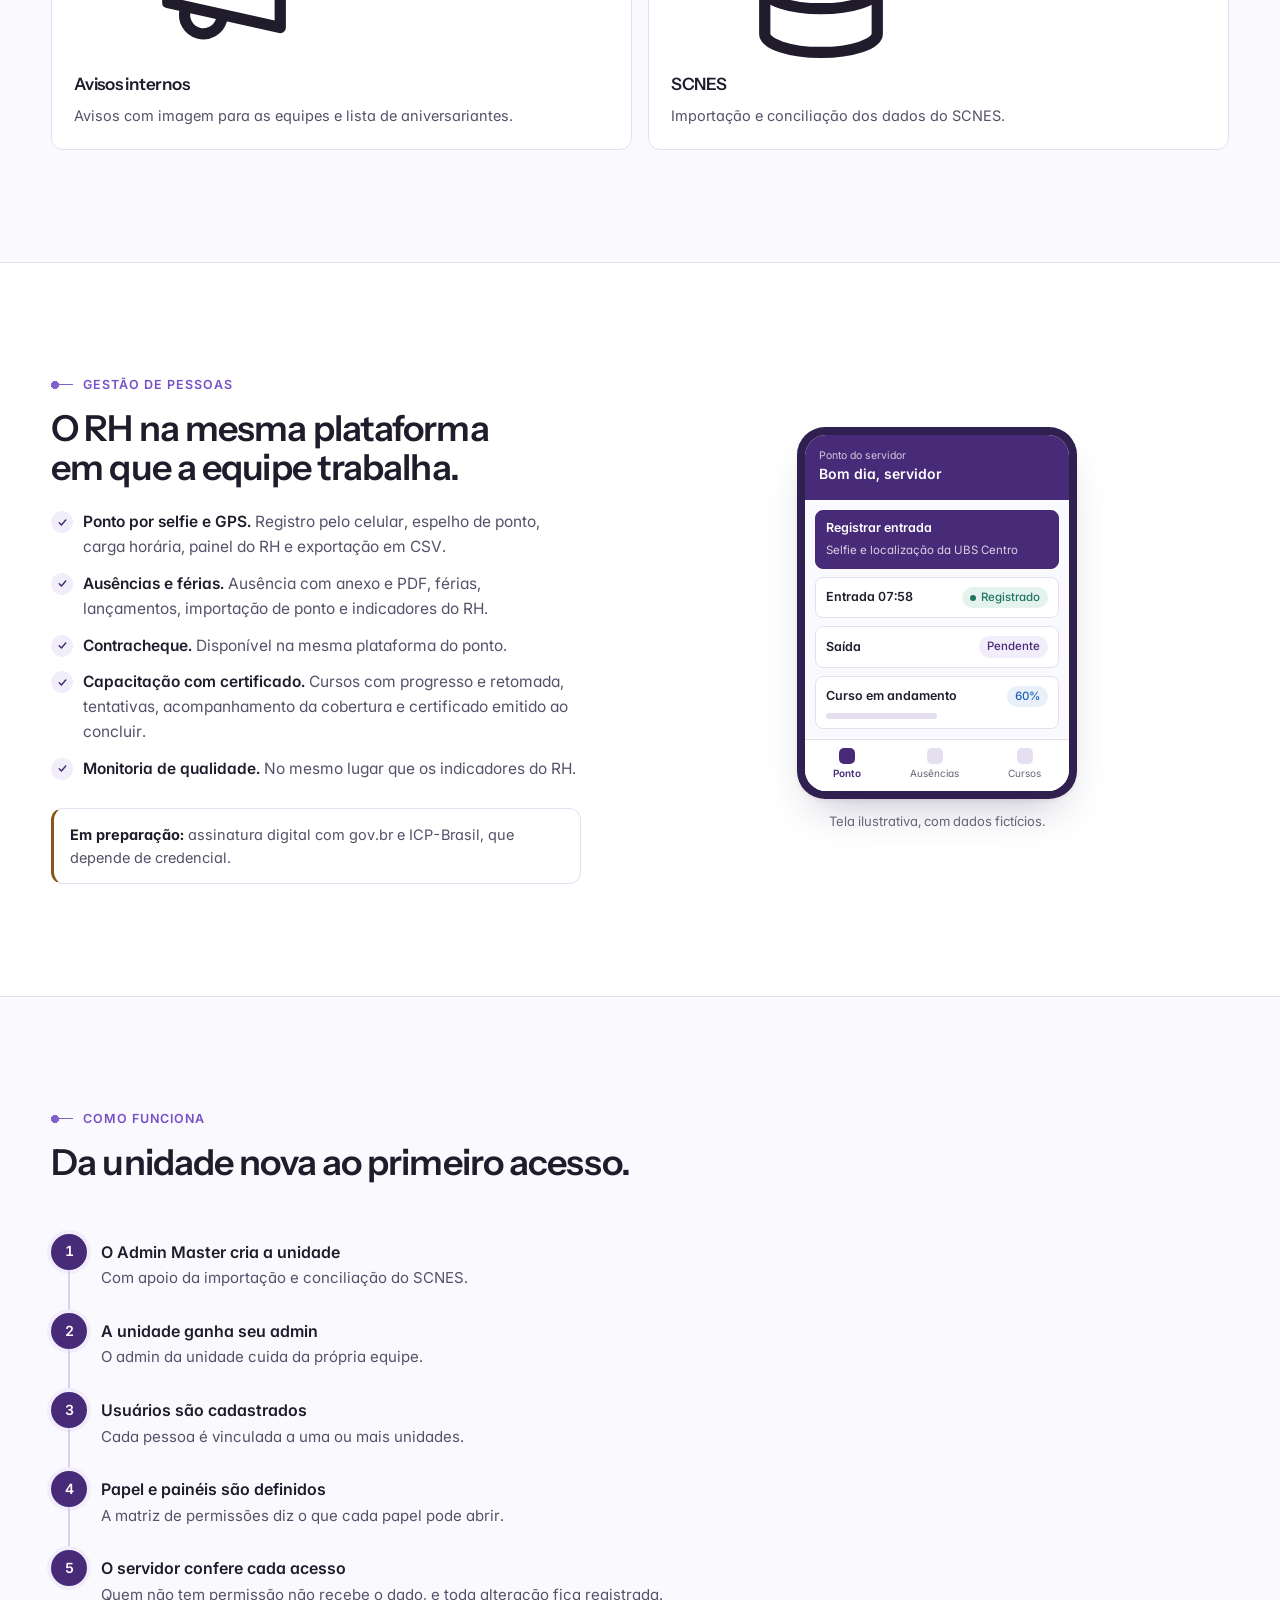
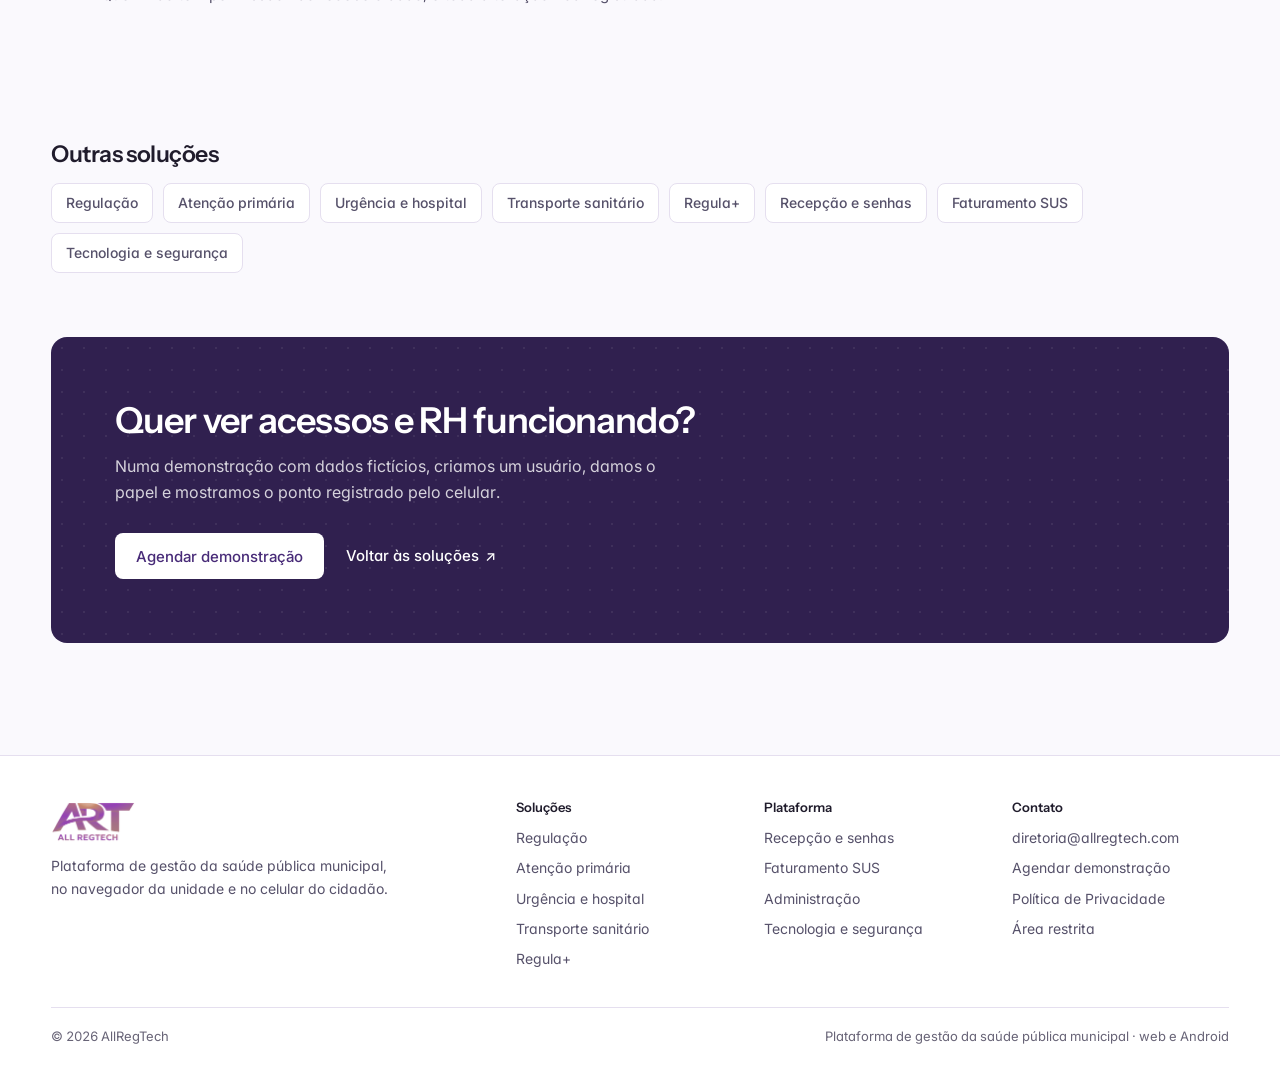
<file: solucoes/administracao.html>
<!doctype html>
<html lang="pt-BR">
<head>
<meta charset="utf-8">
<meta name="viewport" content="width=device-width, initial-scale=1">
<title>Administração e pessoas · AllRegTech</title>
<meta name="description" content="Administração da AllRegTech: usuários vinculados a unidades, permissão por painel e papel conferida no servidor, e gestão de pessoas com ponto por selfie e GPS, ausências, contracheque e capacitação.">
<meta name="color-scheme" content="light">
<meta name="theme-color" content="#482b78">
<link rel="icon" href="../assets/logo-art.png">
<meta property="og:title" content="Administração e pessoas · AllRegTech">
<meta property="og:description" content="Cada pessoa vê o que precisa, na unidade em que trabalha. E o RH na mesma plataforma.">
<meta property="og:image" content="../video-capa.jpg">
<meta property="og:type" content="website">
<link rel="preconnect" href="https://fonts.googleapis.com">
<link rel="preconnect" href="https://fonts.gstatic.com" crossorigin>
<link href="https://fonts.googleapis.com/css2?family=Instrument+Sans:wght@500;600;700&family=Inter:wght@400;500;600&display=swap" rel="stylesheet">
<script>try{var k="art-heroi:"+location.pathname;if(sessionStorage.getItem(k))document.documentElement.classList.add("heroi-ok");else sessionStorage.setItem(k,"1")}catch(e){}</script>
<link rel="stylesheet" href="../assets/site.css?v=5">
</head>
<body>
<svg width="0" height="0" style="position:absolute" aria-hidden="true">
  <defs>
    <symbol id="i-usuarios" viewBox="0 0 24 24" fill="none" stroke="currentColor" stroke-width="1.8" stroke-linecap="round" stroke-linejoin="round"><path d="M16 21v-2a4 4 0 0 0-4-4H6a4 4 0 0 0-4 4v2"/><circle cx="9" cy="7" r="4"/><path d="M22 21v-2a4 4 0 0 0-3-3.87"/><path d="M16 3.13a4 4 0 0 1 0 7.75"/></symbol>
    <symbol id="i-escudo" viewBox="0 0 24 24" fill="none" stroke="currentColor" stroke-width="1.8" stroke-linecap="round" stroke-linejoin="round"><path d="M20 13c0 5-3.5 7.5-7.66 8.95a1 1 0 0 1-.67-.01C7.5 20.5 4 18 4 13V6a1 1 0 0 1 1-1c2 0 4.5-1.2 6.24-2.72a1.17 1.17 0 0 1 1.52 0C14.51 3.81 17 5 19 5a1 1 0 0 1 1 1z"/><path d="m9 12 2 2 4-4"/></symbol>
    <symbol id="i-matriz" viewBox="0 0 24 24" fill="none" stroke="currentColor" stroke-width="1.8" stroke-linecap="round" stroke-linejoin="round"><rect x="3" y="3" width="18" height="18" rx="2"/><path d="M3 9h18M3 15h18M9 3v18M15 3v18"/></symbol>
    <symbol id="i-predio" viewBox="0 0 24 24" fill="none" stroke="currentColor" stroke-width="1.8" stroke-linecap="round" stroke-linejoin="round"><path d="M6 22V4a2 2 0 0 1 2-2h8a2 2 0 0 1 2 2v18Z"/><path d="M6 12H4a2 2 0 0 0-2 2v6a2 2 0 0 0 2 2h2"/><path d="M18 9h2a2 2 0 0 1 2 2v9a2 2 0 0 1-2 2h-2"/><path d="M10 6h4M10 10h4M10 14h4M10 18h4"/></symbol>
    <symbol id="i-aviso" viewBox="0 0 24 24" fill="none" stroke="currentColor" stroke-width="1.8" stroke-linecap="round" stroke-linejoin="round"><path d="m3 11 18-5v12L3 14v-3z"/><path d="M11.6 16.8a3 3 0 1 1-5.8-1.6"/></symbol>
    <symbol id="i-banco" viewBox="0 0 24 24" fill="none" stroke="currentColor" stroke-width="1.8" stroke-linecap="round" stroke-linejoin="round"><ellipse cx="12" cy="5" rx="9" ry="3"/><path d="M3 5v14a9 3 0 0 0 18 0V5"/><path d="M3 12a9 3 0 0 0 18 0"/></symbol>
    <symbol id="i-menu" viewBox="0 0 24 24" fill="none" stroke="currentColor" stroke-width="2" stroke-linecap="round"><path d="M4 6h16M4 12h16M4 18h16"/></symbol>
  </defs>
</svg>

<a class="pular" href="#conteudo">Pular para o conteúdo</a>

<header class="topo">
  <div class="caixa">
    <a class="marca" href="../" aria-label="AllRegTech, início"><img src="../assets/logo-art.png" alt="AllRegTech" width="72" height="37"><span>Saúde pública</span></a>
    <nav class="menu" aria-label="Principal">
      <a href="../#jornada">Jornada</a>
      <a href="../#ecossistema">Integração</a>
      <a href="../#solucoes" aria-current="page">Soluções</a>
      <a href="tecnologia-seguranca.html">Segurança</a>
      <a href="../#contato">Contato</a>
    </nav>
    <a class="btn btn-1 btn-p" href="../#contato">Agendar demonstração</a>
    <details class="menu-cel">
      <summary aria-label="Abrir menu"><svg><use href="#i-menu"/></svg></summary>
      <nav aria-label="Principal">
        <a href="../#jornada">Jornada do paciente</a>
        <a href="../#ecossistema">Integração</a>
        <a href="../#solucoes">Soluções</a>
        <a href="tecnologia-seguranca.html">Segurança</a>
        <a href="../#contato">Contato</a>
        <a class="btn btn-1" href="../#contato">Agendar demonstração</a>
      </nav>
    </details>
  </div>
</header>

<main id="conteudo">

<section class="det-heroi" aria-labelledby="t-det">
  <div class="caixa">
    <div>
      <nav class="migalha" aria-label="Você está em"><a href="../">Início</a> / <a href="../#solucoes">Soluções</a> / Administração</nav>
      <p class="sobre">Administração e pessoas</p>
      <h1 class="t-1" id="t-det" style="font-size:clamp(32px,4vw,48px)">Cada pessoa vê o que precisa, na unidade em que trabalha.</h1>
      <p class="lead" style="margin-top:16px">Usuários, unidades, papéis e permissões num só lugar, com o acesso conferido no servidor. E a gestão de pessoas na mesma plataforma.</p>
      <div class="heroi-acoes">
        <a class="btn btn-1" href="../#contato">Ver numa demonstração</a>
        <a class="mais mais-ancora" href="#pessoas">Gestão de pessoas</a>
      </div>
    </div>
    <figure style="margin:0" aria-label="Telas reais do sistema, com dados fictícios">
      <div class="vitrine"><div class="janela"><div class="janela-barra" aria-hidden="true"><i></i><i></i><i></i><span>Admin · Governança</span></div><img src="../assets/telas/admin-permissoes.webp?v=2" srcset="../assets/telas/admin-permissoes-p.webp?v=2 800w, ../assets/telas/admin-permissoes.webp?v=2 1600w" sizes="(max-width:900px) 92vw, 50vw" width="1600" height="1000" alt="Raio-x de acesso com a matriz de permissões por papel e a distribuição de perfis, com dados fictícios" fetchpriority="high" decoding="async"></div></div>
      <figcaption class="vitrine-legenda">Telas reais do sistema, com dados fictícios.</figcaption>
    </figure>
  </div>
</section>

<section class="secao" aria-labelledby="t-faz">
  <div class="caixa">
    <div class="cab surge">
      <p class="sobre">O que a administração faz</p>
      <h2 class="t-2" id="t-faz">Acesso certo, para a pessoa certa, em cada unidade.</h2>
    </div>
    <div class="funcoes">
      <article class="card surge"><span class="ico"><svg aria-hidden="true"><use href="#i-usuarios"/></svg></span><h3>Usuários e unidades</h3><p>Criar, editar e ativar usuários, e vincular a mesma pessoa a mais de uma unidade.</p></article>
      <article class="card surge"><span class="ico"><svg aria-hidden="true"><use href="#i-escudo"/></svg></span><h3>Permissão por painel</h3><p>Acesso definido por usuário e por papel. A regra é conferida no servidor, não só escondida na tela.</p></article>
      <article class="card surge"><span class="ico"><svg aria-hidden="true"><use href="#i-matriz"/></svg></span><h3>Papéis clínicos</h3><p>Matriz de permissões editável para cada papel, como recepção, enfermagem ou médico.</p></article>
      <article class="card surge"><span class="ico"><svg aria-hidden="true"><use href="#i-predio"/></svg></span><h3>Admin Master e admin da unidade</h3><p>O Admin Master cria e edita unidades, nomeia os admins de cada uma e acompanha conexões e presença.</p></article>
      <article class="card surge"><span class="ico"><svg aria-hidden="true"><use href="#i-aviso"/></svg></span><h3>Avisos internos</h3><p>Avisos com imagem para as equipes e lista de aniversariantes.</p></article>
      <article class="card surge"><span class="ico"><svg aria-hidden="true"><use href="#i-banco"/></svg></span><h3>SCNES</h3><p>Importação e conciliação dos dados do SCNES.</p></article>
    </div>
  </div>
</section>

<section class="secao secao-branca" id="pessoas" aria-labelledby="t-pessoas">
  <div class="caixa">
    <div class="sol">
      <div class="sol-texto surge">
        <p class="sobre">Gestão de pessoas</p>
        <h2 class="t-2" id="t-pessoas">O RH na mesma plataforma em que a equipe trabalha.</h2>
        <ul class="beneficios">
          <li><span><b>Ponto por selfie e GPS.</b> Registro pelo celular, espelho de ponto, carga horária, painel do RH e exportação em CSV.</span></li>
          <li><span><b>Ausências e férias.</b> Ausência com anexo e PDF, férias, lançamentos, importação de ponto e indicadores do RH.</span></li>
          <li><span><b>Contracheque.</b> Disponível na mesma plataforma do ponto.</span></li>
          <li><span><b>Capacitação com certificado.</b> Cursos com progresso e retomada, tentativas, acompanhamento da cobertura e certificado emitido ao concluir.</span></li>
          <li><span><b>Monitoria de qualidade.</b> No mesmo lugar que os indicadores do RH.</span></li>
        </ul>
        <p class="aviso-dev"><span><b>Em preparação:</b> assinatura digital com gov.br e ICP-Brasil, que depende de credencial.</span></p>
      </div>
      <figure class="sol-arte surge" style="margin:0" aria-label="Ilustração: registro de ponto pelo celular, com selfie e localização, dados fictícios">
        <div class="cel" style="max-width:280px;margin-inline:auto">
          <div class="cel-tela">
            <div class="cel-topo"><small>Ponto do servidor</small><b>Bom dia, servidor</b></div>
            <div class="cel-corpo">
              <div class="cartao-m cel-destaque"><b>Registrar entrada</b><small>Selfie e localização da UBS Centro</small></div>
              <div class="cartao-m"><div class="linha-m"><b>Entrada 07:58</b><span class="tag ok">Registrado</span></div></div>
              <div class="cartao-m"><div class="linha-m"><b>Saída</b><span class="tag sem">Pendente</span></div></div>
              <div class="cartao-m"><div class="linha-m"><b>Curso em andamento</b><span class="tag in sem">60%</span></div><div class="fio c50"></div></div>
            </div>
            <div class="cel-nav"><span class="on">Ponto</span><span>Ausências</span><span>Cursos</span></div>
          </div>
        </div>
        <figcaption class="miudo" style="margin-top:12px;text-align:center">Tela ilustrativa, com dados fictícios.</figcaption>
      </figure>
    </div>
  </div>
</section>

<section class="secao" id="como-funciona" aria-labelledby="t-como">
  <div class="caixa">
    <div class="cab surge">
      <p class="sobre">Como funciona</p>
      <h2 class="t-2" id="t-como">Da unidade nova ao primeiro acesso.</h2>
    </div>
    <ol class="fluxo surge">
      <li><div><b>O Admin Master cria a unidade</b><span>Com apoio da importação e conciliação do SCNES.</span></div></li>
      <li><div><b>A unidade ganha seu admin</b><span>O admin da unidade cuida da própria equipe.</span></div></li>
      <li><div><b>Usuários são cadastrados</b><span>Cada pessoa é vinculada a uma ou mais unidades.</span></div></li>
      <li><div><b>Papel e painéis são definidos</b><span>A matriz de permissões diz o que cada papel pode abrir.</span></div></li>
      <li><div><b>O servidor confere cada acesso</b><span>Quem não tem permissão não recebe o dado, e toda alteração fica registrada.</span></div></li>
    </ol>
  </div>
</section>

<section class="secao" aria-labelledby="t-outras" style="padding-top:0;padding-bottom:clamp(40px,5vw,64px)">
  <div class="caixa">
    <h2 class="t-3" id="t-outras" style="margin-bottom:16px">Outras soluções</h2>
    <nav class="outras" aria-label="Outras soluções">
      <a href="regulacao.html">Regulação</a>
      <a href="atencao-primaria.html">Atenção primária</a>
      <a href="urgencia-hospitalar.html">Urgência e hospital</a>
      <a href="transporte.html">Transporte sanitário</a>
      <a href="regula-mais.html">Regula+</a>
      <a href="recepcao-senhas.html">Recepção e senhas</a>
      <a href="faturamento-sus.html">Faturamento SUS</a>
      <a href="tecnologia-seguranca.html">Tecnologia e segurança</a>
    </nav>
  </div>
</section>

<section class="secao" aria-labelledby="t-conv" style="padding-top:0">
  <div class="caixa">
    <div class="convite surge" style="grid-template-columns:minmax(0,1fr)">
      <div>
        <h2 class="t-2" id="t-conv">Quer ver acessos e RH funcionando?</h2>
        <p class="lead">Numa demonstração com dados fictícios, criamos um usuário, damos o papel e mostramos o ponto registrado pelo celular.</p>
        <div class="convite-acoes">
          <a class="btn btn-1" href="mailto:diretoria@allregtech.com?subject=Demonstra%C3%A7%C3%A3o%20da%20administra%C3%A7%C3%A3o">Agendar demonstração</a>
          <a class="mais" href="../#solucoes">Voltar às soluções</a>
        </div>
      </div>
    </div>
  </div>
</section>

</main>

<footer class="rodape">
  <div class="caixa">
    <div class="rodape-grade">
      <div class="rodape-marca">
        <img src="../assets/logo-art.png" alt="AllRegTech" width="84" height="43">
        <p>Plataforma de gestão da saúde pública municipal, no navegador da unidade e no celular do cidadão.</p>
      </div>
      <div>
        <h2>Soluções</h2>
        <ul>
          <li><a href="regulacao.html">Regulação</a></li>
          <li><a href="atencao-primaria.html">Atenção primária</a></li>
          <li><a href="urgencia-hospitalar.html">Urgência e hospital</a></li>
          <li><a href="transporte.html">Transporte sanitário</a></li>
          <li><a href="regula-mais.html">Regula+</a></li>
        </ul>
      </div>
      <div>
        <h2>Plataforma</h2>
        <ul>
          <li><a href="recepcao-senhas.html">Recepção e senhas</a></li>
          <li><a href="faturamento-sus.html">Faturamento SUS</a></li>
          <li><a href="administracao.html" aria-current="page">Administração</a></li>
          <li><a href="tecnologia-seguranca.html">Tecnologia e segurança</a></li>
        </ul>
      </div>
      <div>
        <h2>Contato</h2>
        <ul>
          <li><a href="mailto:diretoria@allregtech.com">diretoria@allregtech.com</a></li>
          <li><a href="../#contato">Agendar demonstração</a></li>
          <li><a href="/privacidade.html">Política de Privacidade</a></li>
          <li><a href="/material/">Área restrita</a></li>
        </ul>
      </div>
    </div>
    <div class="rodape-base"><span>© 2026 AllRegTech</span><span>Plataforma de gestão da saúde pública municipal · web e Android</span></div>
  </div>
</footer>

<script src="../assets/site.js?v=5" defer></script>
</body>
</html>
</file>
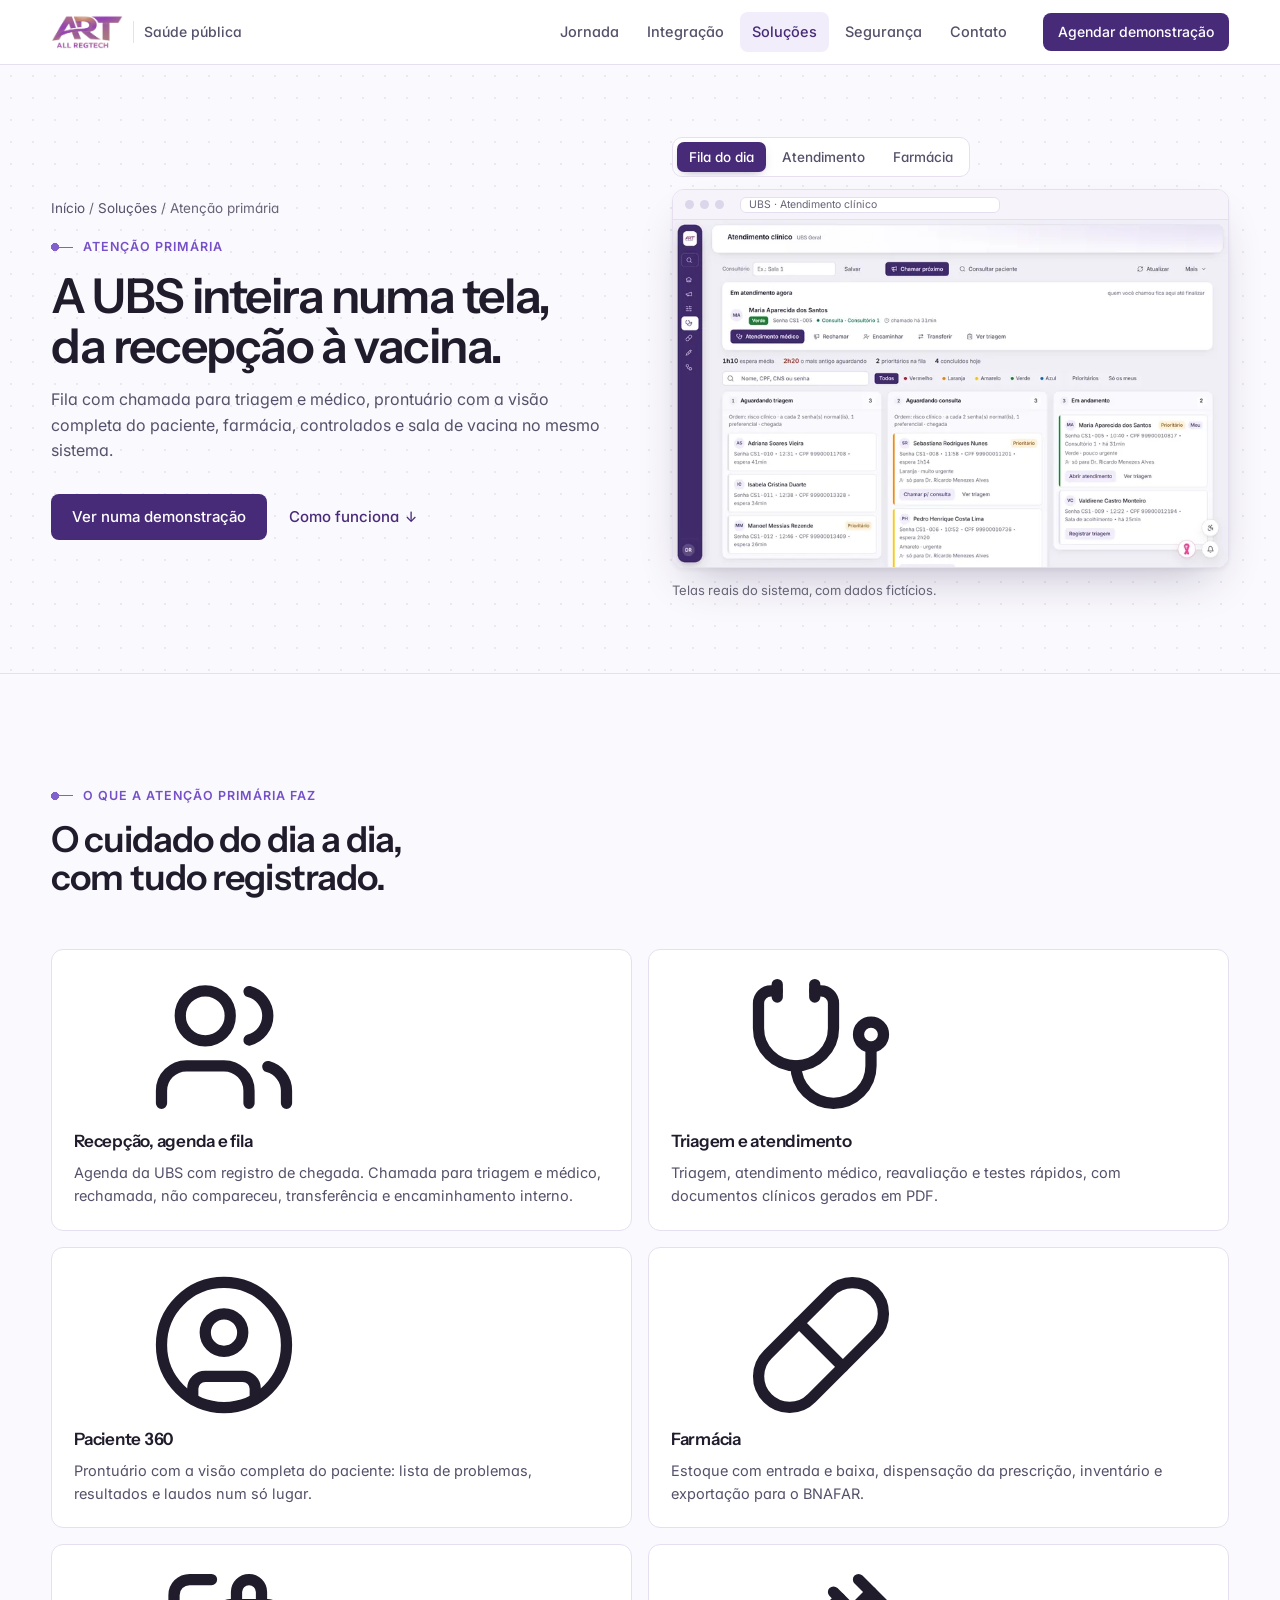
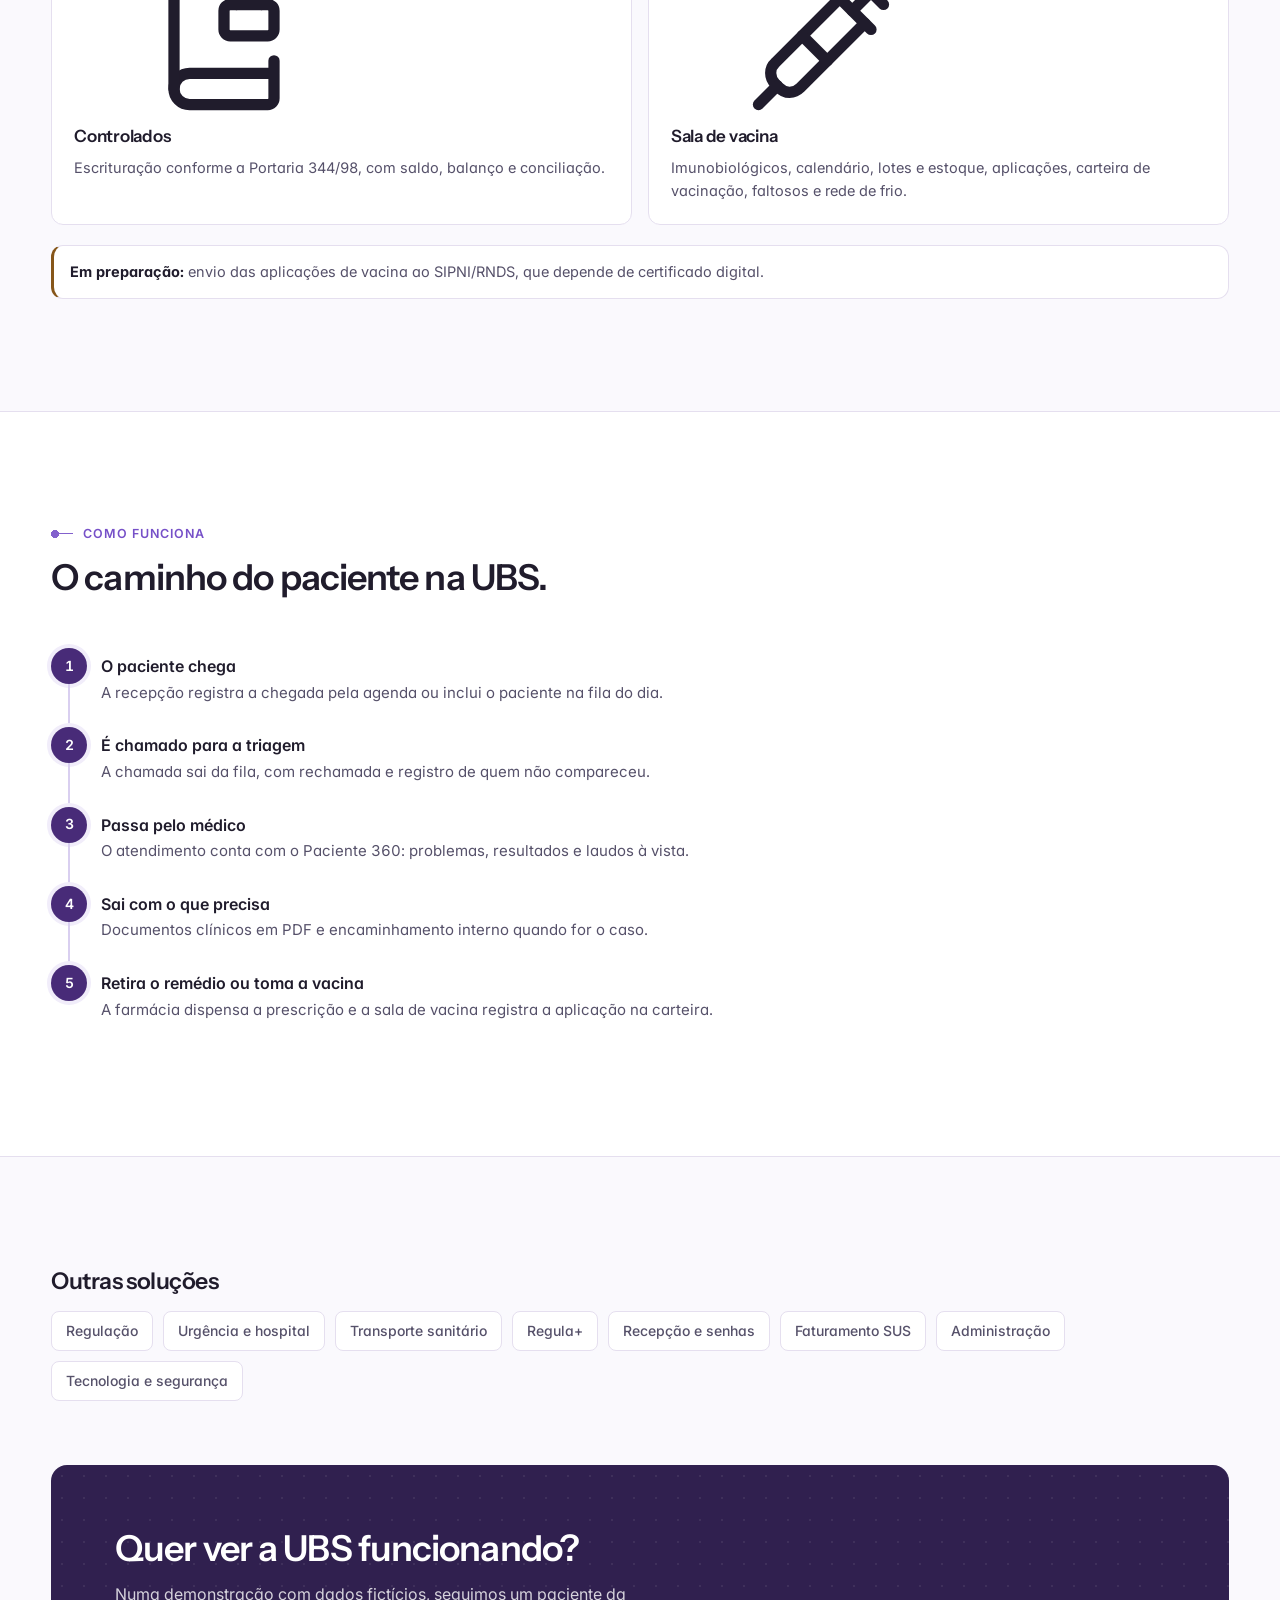
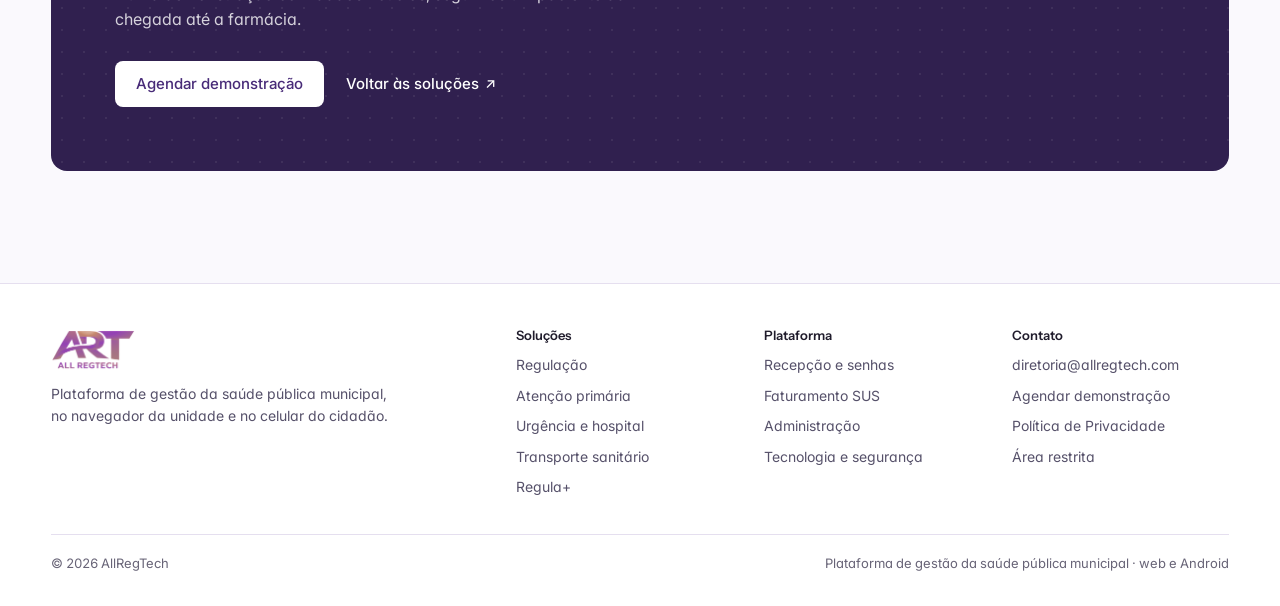
<file: solucoes/atencao-primaria.html>
<!doctype html>
<html lang="pt-BR">
<head>
<meta charset="utf-8">
<meta name="viewport" content="width=device-width, initial-scale=1">
<title>Atenção primária · AllRegTech</title>
<meta name="description" content="Atenção primária da AllRegTech: fila da UBS com chamada para triagem e médico, atendimento clínico, Paciente 360, farmácia, controlados e sala de vacina.">
<meta name="color-scheme" content="light">
<meta name="theme-color" content="#482b78">
<link rel="icon" href="../assets/logo-art.png">
<meta property="og:title" content="Atenção primária · AllRegTech">
<meta property="og:description" content="A UBS inteira numa tela: da chegada do paciente à dispensação na farmácia e à vacina aplicada.">
<meta property="og:image" content="../video-capa.jpg">
<meta property="og:type" content="website">
<link rel="preconnect" href="https://fonts.googleapis.com">
<link rel="preconnect" href="https://fonts.gstatic.com" crossorigin>
<link href="https://fonts.googleapis.com/css2?family=Instrument+Sans:wght@500;600;700&family=Inter:wght@400;500;600&display=swap" rel="stylesheet">
<script>try{var k="art-heroi:"+location.pathname;if(sessionStorage.getItem(k))document.documentElement.classList.add("heroi-ok");else sessionStorage.setItem(k,"1")}catch(e){}</script>
<link rel="stylesheet" href="../assets/site.css?v=5">
</head>
<body>
<svg width="0" height="0" style="position:absolute" aria-hidden="true">
  <defs>
    <symbol id="i-fila" viewBox="0 0 24 24" fill="none" stroke="currentColor" stroke-width="1.8" stroke-linecap="round" stroke-linejoin="round"><path d="M16 21v-2a4 4 0 0 0-4-4H6a4 4 0 0 0-4 4v2"/><circle cx="9" cy="7" r="4"/><path d="M22 21v-2a4 4 0 0 0-3-3.87"/><path d="M16 3.13a4 4 0 0 1 0 7.75"/></symbol>
    <symbol id="i-esteto" viewBox="0 0 24 24" fill="none" stroke="currentColor" stroke-width="1.8" stroke-linecap="round" stroke-linejoin="round"><path d="M11 2v2"/><path d="M5 2v2"/><path d="M5 3H4a2 2 0 0 0-2 2v4a6 6 0 0 0 12 0V5a2 2 0 0 0-2-2h-1"/><path d="M8 15a6 6 0 0 0 12 0v-3"/><circle cx="20" cy="10" r="2"/></symbol>
    <symbol id="i-paciente" viewBox="0 0 24 24" fill="none" stroke="currentColor" stroke-width="1.8" stroke-linecap="round" stroke-linejoin="round"><circle cx="12" cy="12" r="10"/><circle cx="12" cy="10" r="3"/><path d="M7 20.662V19a2 2 0 0 1 2-2h6a2 2 0 0 1 2 2v1.662"/></symbol>
    <symbol id="i-pilula" viewBox="0 0 24 24" fill="none" stroke="currentColor" stroke-width="1.8" stroke-linecap="round" stroke-linejoin="round"><path d="m10.5 20.5 10-10a4.95 4.95 0 1 0-7-7l-10 10a4.95 4.95 0 1 0 7 7Z"/><path d="m8.5 8.5 7 7"/></symbol>
    <symbol id="i-livro" viewBox="0 0 24 24" fill="none" stroke="currentColor" stroke-width="1.8" stroke-linecap="round" stroke-linejoin="round"><path d="M18 6V4a2 2 0 1 0-4 0v2"/><path d="M20 15v6a1 1 0 0 1-1 1H6.5a1 1 0 0 1 0-5H20"/><path d="M4 19.5v-15A2.5 2.5 0 0 1 6.5 2H10"/><rect x="12" y="6" width="8" height="5" rx="1"/></symbol>
    <symbol id="i-vacina" viewBox="0 0 24 24" fill="none" stroke="currentColor" stroke-width="1.8" stroke-linecap="round" stroke-linejoin="round"><path d="m18 2 4 4"/><path d="m17 7 3-3"/><path d="M19 9 8.7 19.3c-1 1-2.5 1-3.4 0l-.6-.6c-1-1-1-2.5 0-3.4L15 5"/><path d="m9 11 4 4"/><path d="m5 19-3 3"/><path d="m14 4 6 6"/></symbol>
    <symbol id="i-menu" viewBox="0 0 24 24" fill="none" stroke="currentColor" stroke-width="2" stroke-linecap="round"><path d="M4 6h16M4 12h16M4 18h16"/></symbol>
  </defs>
</svg>

<a class="pular" href="#conteudo">Pular para o conteúdo</a>

<header class="topo">
  <div class="caixa">
    <a class="marca" href="../" aria-label="AllRegTech, início"><img src="../assets/logo-art.png" alt="AllRegTech" width="72" height="37"><span>Saúde pública</span></a>
    <nav class="menu" aria-label="Principal">
      <a href="../#jornada">Jornada</a>
      <a href="../#ecossistema">Integração</a>
      <a href="../#solucoes" aria-current="page">Soluções</a>
      <a href="tecnologia-seguranca.html">Segurança</a>
      <a href="../#contato">Contato</a>
    </nav>
    <a class="btn btn-1 btn-p" href="../#contato">Agendar demonstração</a>
    <details class="menu-cel">
      <summary aria-label="Abrir menu"><svg><use href="#i-menu"/></svg></summary>
      <nav aria-label="Principal">
        <a href="../#jornada">Jornada do paciente</a>
        <a href="../#ecossistema">Integração</a>
        <a href="../#solucoes">Soluções</a>
        <a href="tecnologia-seguranca.html">Segurança</a>
        <a href="../#contato">Contato</a>
        <a class="btn btn-1" href="../#contato">Agendar demonstração</a>
      </nav>
    </details>
  </div>
</header>

<main id="conteudo">

<section class="det-heroi" aria-labelledby="t-det">
  <div class="caixa">
    <div>
      <nav class="migalha" aria-label="Você está em"><a href="../">Início</a> / <a href="../#solucoes">Soluções</a> / Atenção primária</nav>
      <p class="sobre">Atenção primária</p>
      <h1 class="t-1" id="t-det" style="font-size:clamp(32px,4vw,48px)">A UBS inteira numa tela, da recepção à vacina.</h1>
      <p class="lead" style="margin-top:16px">Fila com chamada para triagem e médico, prontuário com a visão completa do paciente, farmácia, controlados e sala de vacina no mesmo sistema.</p>
      <div class="heroi-acoes">
        <a class="btn btn-1" href="../#contato">Ver numa demonstração</a>
        <a class="mais mais-ancora" href="#como-funciona">Como funciona</a>
      </div>
    </div>
    <figure style="margin:0" aria-label="Telas reais do sistema, com dados fictícios: escolha nas abas">
      <div class="vitrine" data-abas><div class="vitrine-abas" role="tablist" aria-label="Telas da atenção primária"><button type="button" role="tab" id="v-a0" aria-controls="v-p0" aria-selected="true">Fila do dia</button><button type="button" role="tab" id="v-a1" aria-controls="v-p1" aria-selected="false" tabindex="-1">Atendimento</button><button type="button" role="tab" id="v-a2" aria-controls="v-p2" aria-selected="false" tabindex="-1">Farmácia</button></div><div class="vitrine-paineis"><div role="tabpanel" id="v-p0" aria-labelledby="v-a0" class="janela vitrine-painel on"><div class="janela-barra" aria-hidden="true"><i></i><i></i><i></i><span>UBS · Atendimento clínico</span></div><img src="../assets/telas/ubs-fila.webp?v=2" srcset="../assets/telas/ubs-fila-p.webp?v=2 800w, ../assets/telas/ubs-fila.webp?v=2 1600w" sizes="(max-width:900px) 92vw, 50vw" width="1600" height="1000" alt="Fila de atendimento da UBS com triagem, consulta e quem está em atendimento, com dados fictícios" fetchpriority="high" decoding="async"></div><div role="tabpanel" id="v-p1" aria-labelledby="v-a1" class="janela vitrine-painel"><div class="janela-barra" aria-hidden="true"><i></i><i></i><i></i><span>UBS · Atendimento médico</span></div><img src="../assets/telas/ubs-atendimento.webp?v=2" srcset="../assets/telas/ubs-atendimento-p.webp?v=2 800w, ../assets/telas/ubs-atendimento.webp?v=2 1600w" sizes="(max-width:900px) 92vw, 50vw" width="1600" height="1000" alt="Atendimento médico com alergia em destaque e problemas ativos, com dados fictícios" loading="lazy" decoding="async"></div><div role="tabpanel" id="v-p2" aria-labelledby="v-a2" class="janela vitrine-painel"><div class="janela-barra" aria-hidden="true"><i></i><i></i><i></i><span>UBS · Farmácia</span></div><img src="../assets/telas/ubs-farmacia.webp?v=2" srcset="../assets/telas/ubs-farmacia-p.webp?v=2 800w, ../assets/telas/ubs-farmacia.webp?v=2 1600w" sizes="(max-width:900px) 92vw, 50vw" width="1600" height="1000" alt="Estoque da farmácia com saldo, validade e controlados da Portaria 344/98, com dados fictícios" loading="lazy" decoding="async"></div></div></div>
      <figcaption class="vitrine-legenda">Telas reais do sistema, com dados fictícios.</figcaption>
    </figure>
  </div>
</section>

<section class="secao" aria-labelledby="t-faz">
  <div class="caixa">
    <div class="cab surge">
      <p class="sobre">O que a atenção primária faz</p>
      <h2 class="t-2" id="t-faz">O cuidado do dia a dia, com tudo registrado.</h2>
    </div>
    <div class="funcoes">
      <article class="card surge"><span class="ico"><svg aria-hidden="true"><use href="#i-fila"/></svg></span><h3>Recepção, agenda e fila</h3><p>Agenda da UBS com registro de chegada. Chamada para triagem e médico, rechamada, não compareceu, transferência e encaminhamento interno.</p></article>
      <article class="card surge"><span class="ico"><svg aria-hidden="true"><use href="#i-esteto"/></svg></span><h3>Triagem e atendimento</h3><p>Triagem, atendimento médico, reavaliação e testes rápidos, com documentos clínicos gerados em PDF.</p></article>
      <article class="card surge"><span class="ico"><svg aria-hidden="true"><use href="#i-paciente"/></svg></span><h3>Paciente 360</h3><p>Prontuário com a visão completa do paciente: lista de problemas, resultados e laudos num só lugar.</p></article>
      <article class="card surge"><span class="ico"><svg aria-hidden="true"><use href="#i-pilula"/></svg></span><h3>Farmácia</h3><p>Estoque com entrada e baixa, dispensação da prescrição, inventário e exportação para o BNAFAR.</p></article>
      <article class="card surge"><span class="ico"><svg aria-hidden="true"><use href="#i-livro"/></svg></span><h3>Controlados</h3><p>Escrituração conforme a Portaria 344/98, com saldo, balanço e conciliação.</p></article>
      <article class="card surge"><span class="ico"><svg aria-hidden="true"><use href="#i-vacina"/></svg></span><h3>Sala de vacina</h3><p>Imunobiológicos, calendário, lotes e estoque, aplicações, carteira de vacinação, faltosos e rede de frio.</p></article>
    </div>
    <p class="aviso-dev surge" style="margin-top:20px"><span><b>Em preparação:</b> envio das aplicações de vacina ao SIPNI/RNDS, que depende de certificado digital.</span></p>
  </div>
</section>

<section class="secao secao-branca" id="como-funciona" aria-labelledby="t-como">
  <div class="caixa">
    <div class="cab surge">
      <p class="sobre">Como funciona</p>
      <h2 class="t-2" id="t-como">O caminho do paciente na UBS.</h2>
    </div>
    <ol class="fluxo surge">
      <li><div><b>O paciente chega</b><span>A recepção registra a chegada pela agenda ou inclui o paciente na fila do dia.</span></div></li>
      <li><div><b>É chamado para a triagem</b><span>A chamada sai da fila, com rechamada e registro de quem não compareceu.</span></div></li>
      <li><div><b>Passa pelo médico</b><span>O atendimento conta com o Paciente 360: problemas, resultados e laudos à vista.</span></div></li>
      <li><div><b>Sai com o que precisa</b><span>Documentos clínicos em PDF e encaminhamento interno quando for o caso.</span></div></li>
      <li><div><b>Retira o remédio ou toma a vacina</b><span>A farmácia dispensa a prescrição e a sala de vacina registra a aplicação na carteira.</span></div></li>
    </ol>
  </div>
</section>

<section class="secao" aria-labelledby="t-outras" style="padding-bottom:clamp(40px,5vw,64px)">
  <div class="caixa">
    <h2 class="t-3" id="t-outras" style="margin-bottom:16px">Outras soluções</h2>
    <nav class="outras" aria-label="Outras soluções">
      <a href="regulacao.html">Regulação</a>
      <a href="urgencia-hospitalar.html">Urgência e hospital</a>
      <a href="transporte.html">Transporte sanitário</a>
      <a href="regula-mais.html">Regula+</a>
      <a href="recepcao-senhas.html">Recepção e senhas</a>
      <a href="faturamento-sus.html">Faturamento SUS</a>
      <a href="administracao.html">Administração</a>
      <a href="tecnologia-seguranca.html">Tecnologia e segurança</a>
    </nav>
  </div>
</section>

<section class="secao" aria-labelledby="t-conv" style="padding-top:0">
  <div class="caixa">
    <div class="convite surge" style="grid-template-columns:minmax(0,1fr)">
      <div>
        <h2 class="t-2" id="t-conv">Quer ver a UBS funcionando?</h2>
        <p class="lead">Numa demonstração com dados fictícios, seguimos um paciente da chegada até a farmácia.</p>
        <div class="convite-acoes">
          <a class="btn btn-1" href="mailto:diretoria@allregtech.com?subject=Demonstra%C3%A7%C3%A3o%20da%20aten%C3%A7%C3%A3o%20prim%C3%A1ria">Agendar demonstração</a>
          <a class="mais" href="../#solucoes">Voltar às soluções</a>
        </div>
      </div>
    </div>
  </div>
</section>

</main>

<footer class="rodape">
  <div class="caixa">
    <div class="rodape-grade">
      <div class="rodape-marca">
        <img src="../assets/logo-art.png" alt="AllRegTech" width="84" height="43">
        <p>Plataforma de gestão da saúde pública municipal, no navegador da unidade e no celular do cidadão.</p>
      </div>
      <div>
        <h2>Soluções</h2>
        <ul>
          <li><a href="regulacao.html">Regulação</a></li>
          <li><a href="atencao-primaria.html" aria-current="page">Atenção primária</a></li>
          <li><a href="urgencia-hospitalar.html">Urgência e hospital</a></li>
          <li><a href="transporte.html">Transporte sanitário</a></li>
          <li><a href="regula-mais.html">Regula+</a></li>
        </ul>
      </div>
      <div>
        <h2>Plataforma</h2>
        <ul>
          <li><a href="recepcao-senhas.html">Recepção e senhas</a></li>
          <li><a href="faturamento-sus.html">Faturamento SUS</a></li>
          <li><a href="administracao.html">Administração</a></li>
          <li><a href="tecnologia-seguranca.html">Tecnologia e segurança</a></li>
        </ul>
      </div>
      <div>
        <h2>Contato</h2>
        <ul>
          <li><a href="mailto:diretoria@allregtech.com">diretoria@allregtech.com</a></li>
          <li><a href="../#contato">Agendar demonstração</a></li>
          <li><a href="/privacidade.html">Política de Privacidade</a></li>
          <li><a href="/material/">Área restrita</a></li>
        </ul>
      </div>
    </div>
    <div class="rodape-base"><span>© 2026 AllRegTech</span><span>Plataforma de gestão da saúde pública municipal · web e Android</span></div>
  </div>
</footer>

<script src="../assets/site.js?v=5" defer></script>
</body>
</html>
</file>
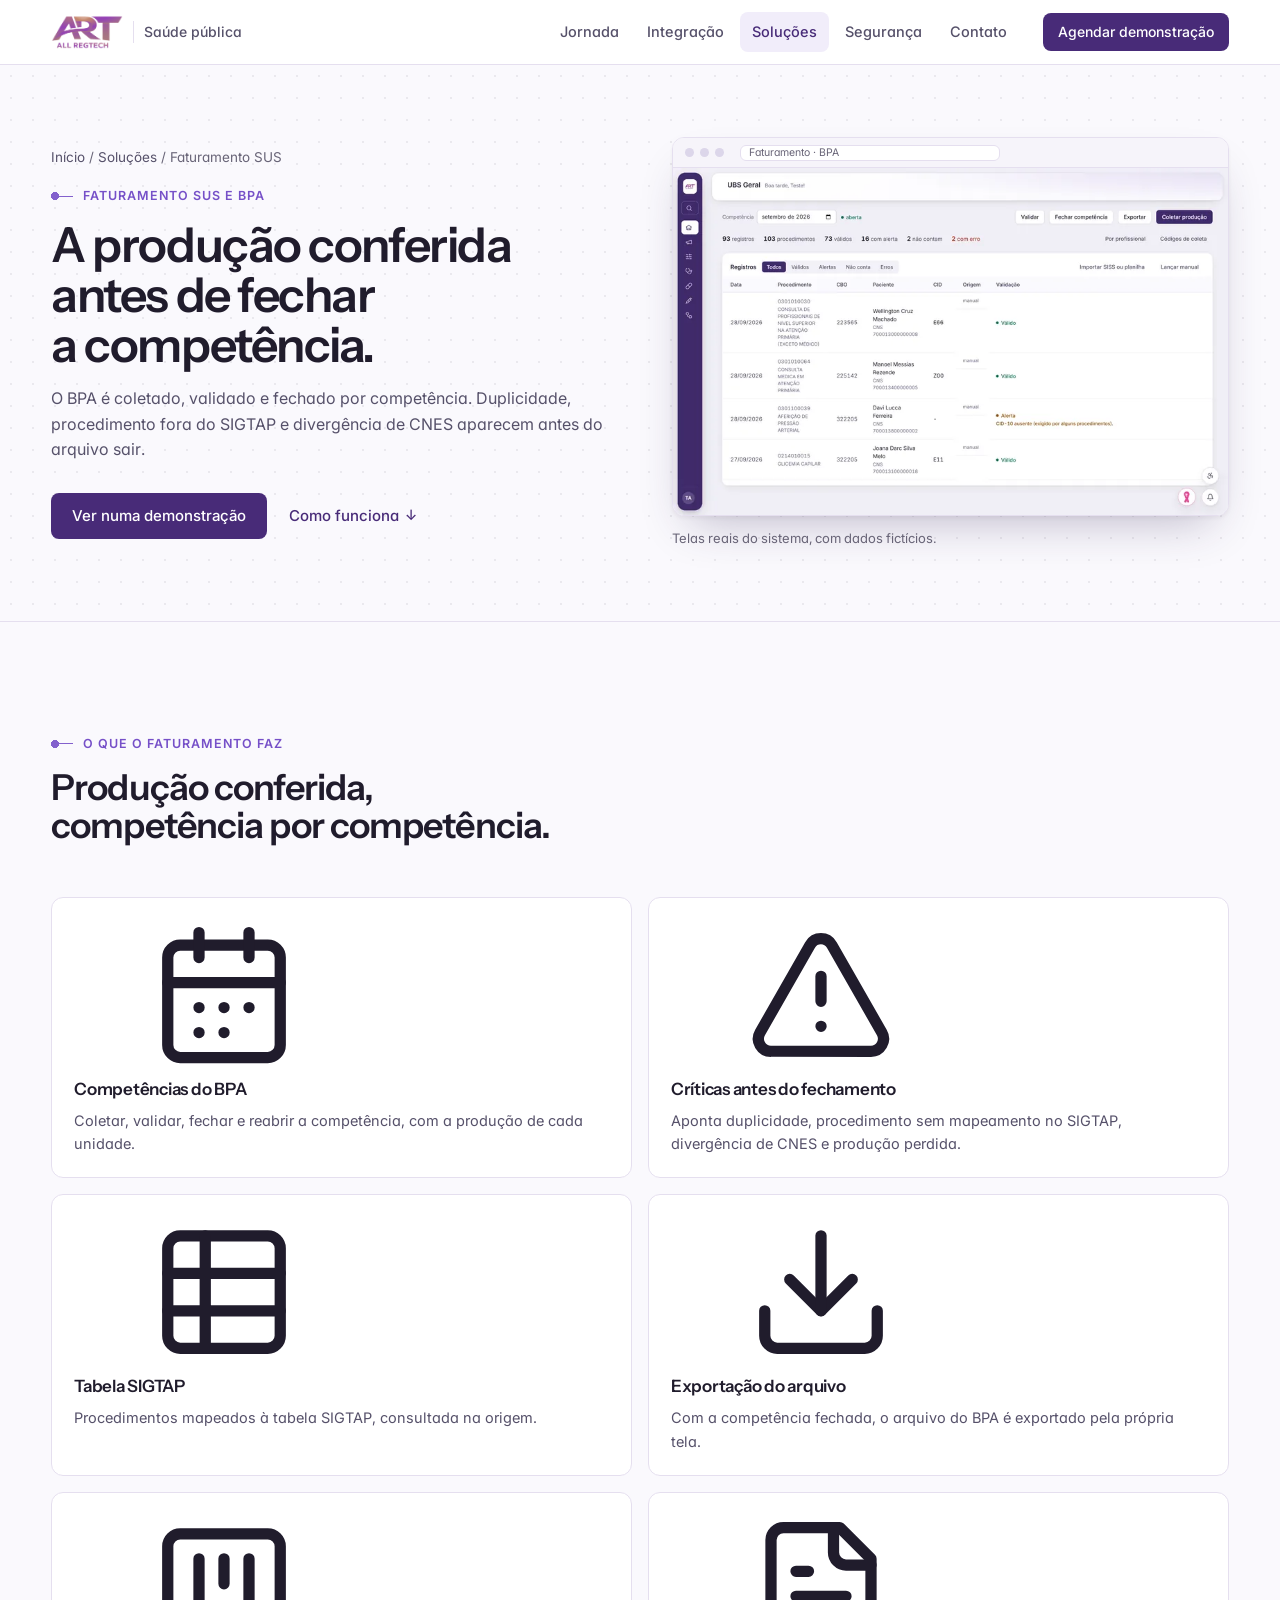
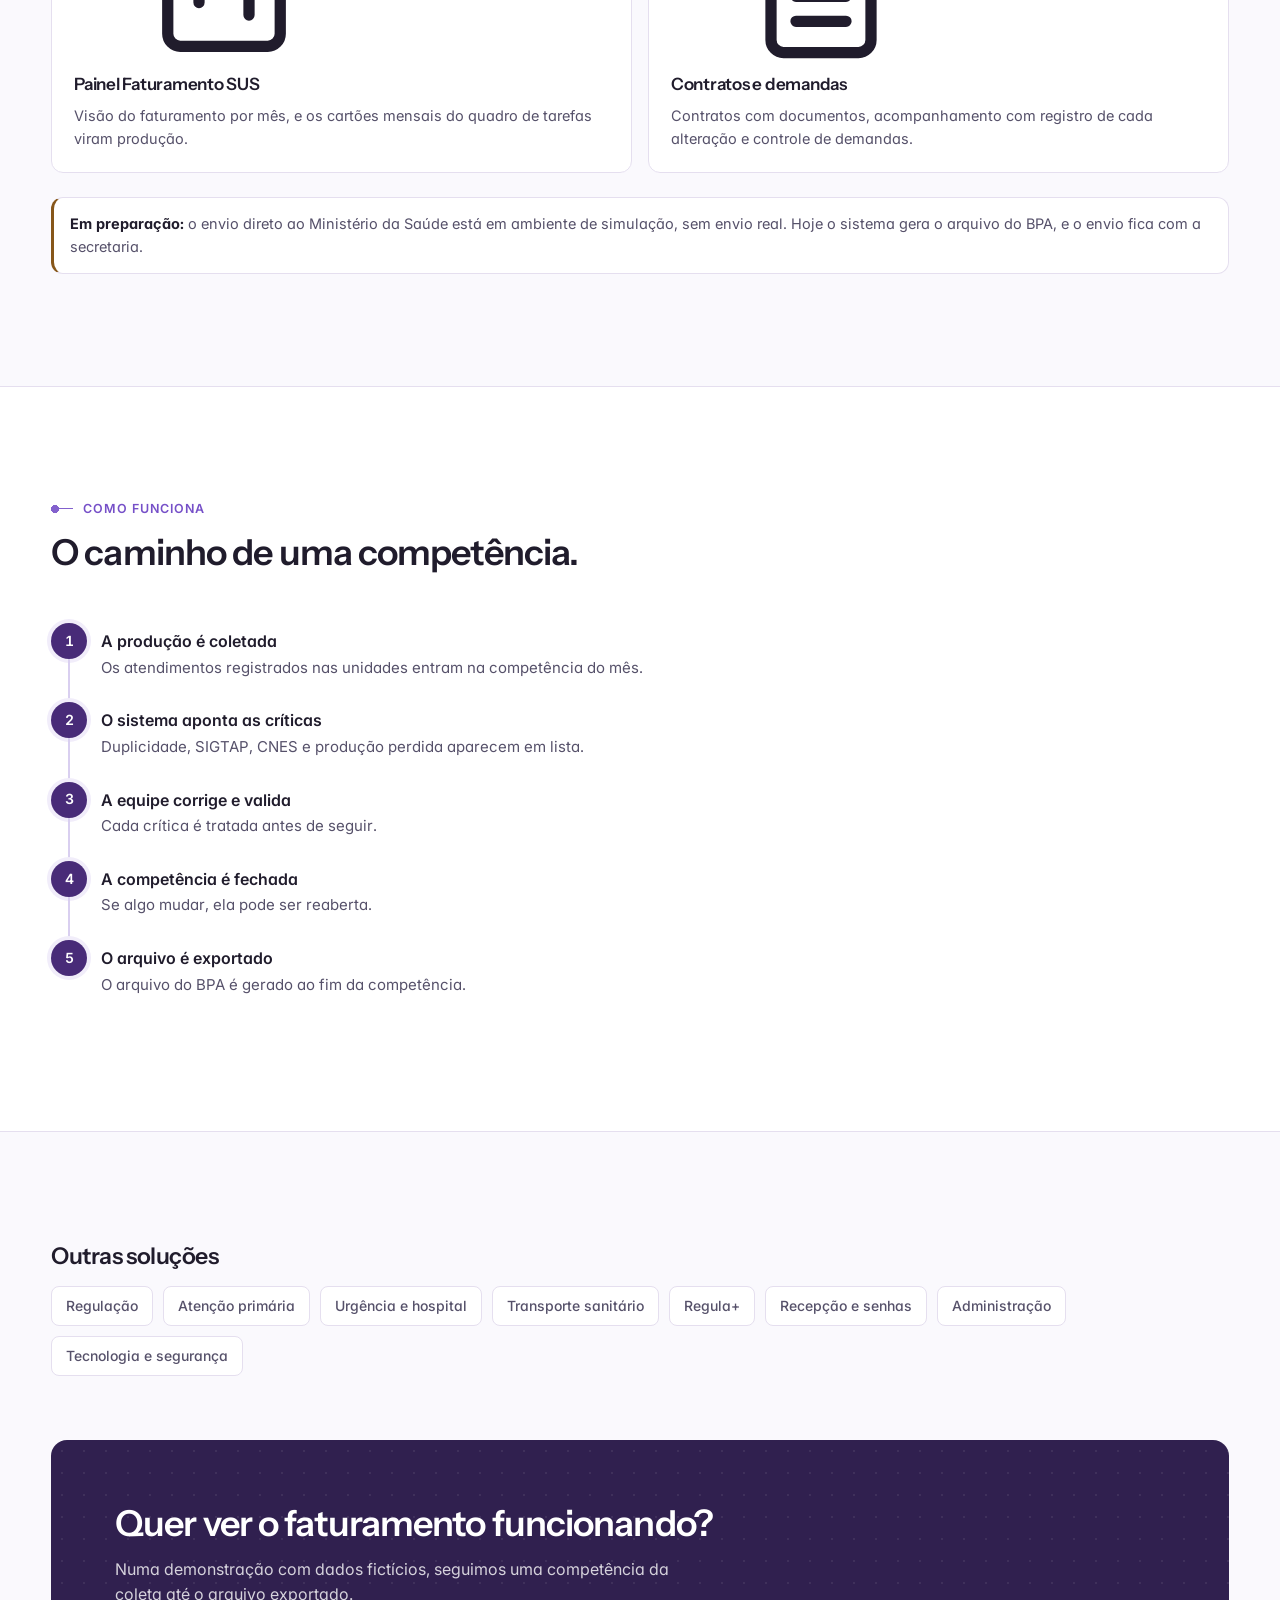
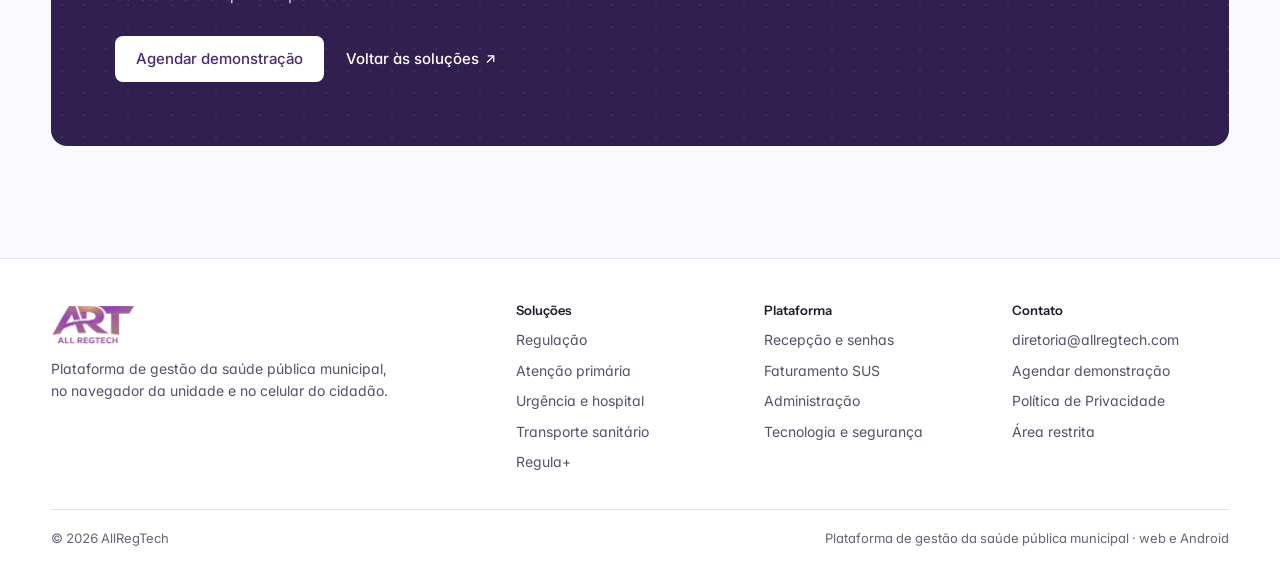
<file: solucoes/faturamento-sus.html>
<!doctype html>
<html lang="pt-BR">
<head>
<meta charset="utf-8">
<meta name="viewport" content="width=device-width, initial-scale=1">
<title>Faturamento SUS · AllRegTech</title>
<meta name="description" content="Faturamento SUS da AllRegTech: competências do BPA com coleta, validação e fechamento, críticas de SIGTAP, CNES e duplicidade, e exportação do arquivo.">
<meta name="color-scheme" content="light">
<meta name="theme-color" content="#482b78">
<link rel="icon" href="../assets/logo-art.png">
<meta property="og:title" content="Faturamento SUS · AllRegTech">
<meta property="og:description" content="A produção da unidade vira BPA conferido, com as críticas apontadas antes do fechamento.">
<meta property="og:image" content="../video-capa.jpg">
<meta property="og:type" content="website">
<link rel="preconnect" href="https://fonts.googleapis.com">
<link rel="preconnect" href="https://fonts.gstatic.com" crossorigin>
<link href="https://fonts.googleapis.com/css2?family=Instrument+Sans:wght@500;600;700&family=Inter:wght@400;500;600&display=swap" rel="stylesheet">
<script>try{var k="art-heroi:"+location.pathname;if(sessionStorage.getItem(k))document.documentElement.classList.add("heroi-ok");else sessionStorage.setItem(k,"1")}catch(e){}</script>
<link rel="stylesheet" href="../assets/site.css?v=5">
</head>
<body>
<svg width="0" height="0" style="position:absolute" aria-hidden="true">
  <defs>
    <symbol id="i-calendario" viewBox="0 0 24 24" fill="none" stroke="currentColor" stroke-width="1.8" stroke-linecap="round" stroke-linejoin="round"><rect x="3" y="4" width="18" height="18" rx="2"/><path d="M16 2v4M8 2v4M3 10h18"/><path d="M8 14h.01M12 14h.01M16 14h.01M8 18h.01M12 18h.01"/></symbol>
    <symbol id="i-alerta" viewBox="0 0 24 24" fill="none" stroke="currentColor" stroke-width="1.8" stroke-linecap="round" stroke-linejoin="round"><path d="m21.73 18-8-14a2 2 0 0 0-3.48 0l-8 14A2 2 0 0 0 4 21h16a2 2 0 0 0 1.73-3"/><path d="M12 9v4M12 17h.01"/></symbol>
    <symbol id="i-tabela" viewBox="0 0 24 24" fill="none" stroke="currentColor" stroke-width="1.8" stroke-linecap="round" stroke-linejoin="round"><rect x="3" y="3" width="18" height="18" rx="2"/><path d="M3 9h18M3 15h18M9 3v18"/></symbol>
    <symbol id="i-download" viewBox="0 0 24 24" fill="none" stroke="currentColor" stroke-width="1.8" stroke-linecap="round" stroke-linejoin="round"><path d="M21 15v4a2 2 0 0 1-2 2H5a2 2 0 0 1-2-2v-4"/><path d="m7 10 5 5 5-5"/><path d="M12 15V3"/></symbol>
    <symbol id="i-quadro" viewBox="0 0 24 24" fill="none" stroke="currentColor" stroke-width="1.8" stroke-linecap="round" stroke-linejoin="round"><rect x="3" y="3" width="18" height="18" rx="2"/><path d="M8 7v7M12 7v4M16 7v9"/></symbol>
    <symbol id="i-contrato" viewBox="0 0 24 24" fill="none" stroke="currentColor" stroke-width="1.8" stroke-linecap="round" stroke-linejoin="round"><path d="M15 2H6a2 2 0 0 0-2 2v16a2 2 0 0 0 2 2h12a2 2 0 0 0 2-2V7Z"/><path d="M14 2v4a2 2 0 0 0 2 2h4"/><path d="M10 9H8M16 13H8M16 17H8"/></symbol>
    <symbol id="i-menu" viewBox="0 0 24 24" fill="none" stroke="currentColor" stroke-width="2" stroke-linecap="round"><path d="M4 6h16M4 12h16M4 18h16"/></symbol>
  </defs>
</svg>

<a class="pular" href="#conteudo">Pular para o conteúdo</a>

<header class="topo">
  <div class="caixa">
    <a class="marca" href="../" aria-label="AllRegTech, início"><img src="../assets/logo-art.png" alt="AllRegTech" width="72" height="37"><span>Saúde pública</span></a>
    <nav class="menu" aria-label="Principal">
      <a href="../#jornada">Jornada</a>
      <a href="../#ecossistema">Integração</a>
      <a href="../#solucoes" aria-current="page">Soluções</a>
      <a href="tecnologia-seguranca.html">Segurança</a>
      <a href="../#contato">Contato</a>
    </nav>
    <a class="btn btn-1 btn-p" href="../#contato">Agendar demonstração</a>
    <details class="menu-cel">
      <summary aria-label="Abrir menu"><svg><use href="#i-menu"/></svg></summary>
      <nav aria-label="Principal">
        <a href="../#jornada">Jornada do paciente</a>
        <a href="../#ecossistema">Integração</a>
        <a href="../#solucoes">Soluções</a>
        <a href="tecnologia-seguranca.html">Segurança</a>
        <a href="../#contato">Contato</a>
        <a class="btn btn-1" href="../#contato">Agendar demonstração</a>
      </nav>
    </details>
  </div>
</header>

<main id="conteudo">

<section class="det-heroi" aria-labelledby="t-det">
  <div class="caixa">
    <div>
      <nav class="migalha" aria-label="Você está em"><a href="../">Início</a> / <a href="../#solucoes">Soluções</a> / Faturamento SUS</nav>
      <p class="sobre">Faturamento SUS e BPA</p>
      <h1 class="t-1" id="t-det" style="font-size:clamp(32px,4vw,48px)">A produção conferida antes de fechar a competência.</h1>
      <p class="lead" style="margin-top:16px">O BPA é coletado, validado e fechado por competência. Duplicidade, procedimento fora do SIGTAP e divergência de CNES aparecem antes do arquivo sair.</p>
      <div class="heroi-acoes">
        <a class="btn btn-1" href="../#contato">Ver numa demonstração</a>
        <a class="mais mais-ancora" href="#como-funciona">Como funciona</a>
      </div>
    </div>
    <figure style="margin:0" aria-label="Telas reais do sistema, com dados fictícios">
      <div class="vitrine"><div class="janela"><div class="janela-barra" aria-hidden="true"><i></i><i></i><i></i><span>Faturamento · BPA</span></div><img src="../assets/telas/faturamento-bpa.webp?v=2" srcset="../assets/telas/faturamento-bpa-p.webp?v=2 800w, ../assets/telas/faturamento-bpa.webp?v=2 1600w" sizes="(max-width:900px) 92vw, 50vw" width="1600" height="1000" alt="Competência do BPA com registros válidos, alertas e erros de validação, com dados fictícios" fetchpriority="high" decoding="async"></div></div>
      <figcaption class="vitrine-legenda">Telas reais do sistema, com dados fictícios.</figcaption>
    </figure>
  </div>
</section>

<section class="secao" aria-labelledby="t-faz">
  <div class="caixa">
    <div class="cab surge">
      <p class="sobre">O que o faturamento faz</p>
      <h2 class="t-2" id="t-faz">Produção conferida, competência por competência.</h2>
    </div>
    <div class="funcoes">
      <article class="card surge"><span class="ico"><svg aria-hidden="true"><use href="#i-calendario"/></svg></span><h3>Competências do BPA</h3><p>Coletar, validar, fechar e reabrir a competência, com a produção de cada unidade.</p></article>
      <article class="card surge"><span class="ico"><svg aria-hidden="true"><use href="#i-alerta"/></svg></span><h3>Críticas antes do fechamento</h3><p>Aponta duplicidade, procedimento sem mapeamento no SIGTAP, divergência de CNES e produção perdida.</p></article>
      <article class="card surge"><span class="ico"><svg aria-hidden="true"><use href="#i-tabela"/></svg></span><h3>Tabela SIGTAP</h3><p>Procedimentos mapeados à tabela SIGTAP, consultada na origem.</p></article>
      <article class="card surge"><span class="ico"><svg aria-hidden="true"><use href="#i-download"/></svg></span><h3>Exportação do arquivo</h3><p>Com a competência fechada, o arquivo do BPA é exportado pela própria tela.</p></article>
      <article class="card surge"><span class="ico"><svg aria-hidden="true"><use href="#i-quadro"/></svg></span><h3>Painel Faturamento SUS</h3><p>Visão do faturamento por mês, e os cartões mensais do quadro de tarefas viram produção.</p></article>
      <article class="card surge"><span class="ico"><svg aria-hidden="true"><use href="#i-contrato"/></svg></span><h3>Contratos e demandas</h3><p>Contratos com documentos, acompanhamento com registro de cada alteração e controle de demandas.</p></article>
    </div>
    <div class="aviso-dev surge" style="margin-top:24px"><span><b>Em preparação:</b> o envio direto ao Ministério da Saúde está em ambiente de simulação, sem envio real. Hoje o sistema gera o arquivo do BPA, e o envio fica com a secretaria.</span></div>
  </div>
</section>

<section class="secao secao-branca" id="como-funciona" aria-labelledby="t-como">
  <div class="caixa">
    <div class="cab surge">
      <p class="sobre">Como funciona</p>
      <h2 class="t-2" id="t-como">O caminho de uma competência.</h2>
    </div>
    <ol class="fluxo surge">
      <li><div><b>A produção é coletada</b><span>Os atendimentos registrados nas unidades entram na competência do mês.</span></div></li>
      <li><div><b>O sistema aponta as críticas</b><span>Duplicidade, SIGTAP, CNES e produção perdida aparecem em lista.</span></div></li>
      <li><div><b>A equipe corrige e valida</b><span>Cada crítica é tratada antes de seguir.</span></div></li>
      <li><div><b>A competência é fechada</b><span>Se algo mudar, ela pode ser reaberta.</span></div></li>
      <li><div><b>O arquivo é exportado</b><span>O arquivo do BPA é gerado ao fim da competência.</span></div></li>
    </ol>
  </div>
</section>

<section class="secao" aria-labelledby="t-outras" style="padding-bottom:clamp(40px,5vw,64px)">
  <div class="caixa">
    <h2 class="t-3" id="t-outras" style="margin-bottom:16px">Outras soluções</h2>
    <nav class="outras" aria-label="Outras soluções">
      <a href="regulacao.html">Regulação</a>
      <a href="atencao-primaria.html">Atenção primária</a>
      <a href="urgencia-hospitalar.html">Urgência e hospital</a>
      <a href="transporte.html">Transporte sanitário</a>
      <a href="regula-mais.html">Regula+</a>
      <a href="recepcao-senhas.html">Recepção e senhas</a>
      <a href="administracao.html">Administração</a>
      <a href="tecnologia-seguranca.html">Tecnologia e segurança</a>
    </nav>
  </div>
</section>

<section class="secao" aria-labelledby="t-conv" style="padding-top:0">
  <div class="caixa">
    <div class="convite surge" style="grid-template-columns:minmax(0,1fr)">
      <div>
        <h2 class="t-2" id="t-conv">Quer ver o faturamento funcionando?</h2>
        <p class="lead">Numa demonstração com dados fictícios, seguimos uma competência da coleta até o arquivo exportado.</p>
        <div class="convite-acoes">
          <a class="btn btn-1" href="mailto:diretoria@allregtech.com?subject=Demonstra%C3%A7%C3%A3o%20do%20faturamento%20SUS">Agendar demonstração</a>
          <a class="mais" href="../#solucoes">Voltar às soluções</a>
        </div>
      </div>
    </div>
  </div>
</section>

</main>

<footer class="rodape">
  <div class="caixa">
    <div class="rodape-grade">
      <div class="rodape-marca">
        <img src="../assets/logo-art.png" alt="AllRegTech" width="84" height="43">
        <p>Plataforma de gestão da saúde pública municipal, no navegador da unidade e no celular do cidadão.</p>
      </div>
      <div>
        <h2>Soluções</h2>
        <ul>
          <li><a href="regulacao.html">Regulação</a></li>
          <li><a href="atencao-primaria.html">Atenção primária</a></li>
          <li><a href="urgencia-hospitalar.html">Urgência e hospital</a></li>
          <li><a href="transporte.html">Transporte sanitário</a></li>
          <li><a href="regula-mais.html">Regula+</a></li>
        </ul>
      </div>
      <div>
        <h2>Plataforma</h2>
        <ul>
          <li><a href="recepcao-senhas.html">Recepção e senhas</a></li>
          <li><a href="faturamento-sus.html" aria-current="page">Faturamento SUS</a></li>
          <li><a href="administracao.html">Administração</a></li>
          <li><a href="tecnologia-seguranca.html">Tecnologia e segurança</a></li>
        </ul>
      </div>
      <div>
        <h2>Contato</h2>
        <ul>
          <li><a href="mailto:diretoria@allregtech.com">diretoria@allregtech.com</a></li>
          <li><a href="../#contato">Agendar demonstração</a></li>
          <li><a href="/privacidade.html">Política de Privacidade</a></li>
          <li><a href="/material/">Área restrita</a></li>
        </ul>
      </div>
    </div>
    <div class="rodape-base"><span>© 2026 AllRegTech</span><span>Plataforma de gestão da saúde pública municipal · web e Android</span></div>
  </div>
</footer>

<script src="../assets/site.js?v=5" defer></script>
</body>
</html>
</file>
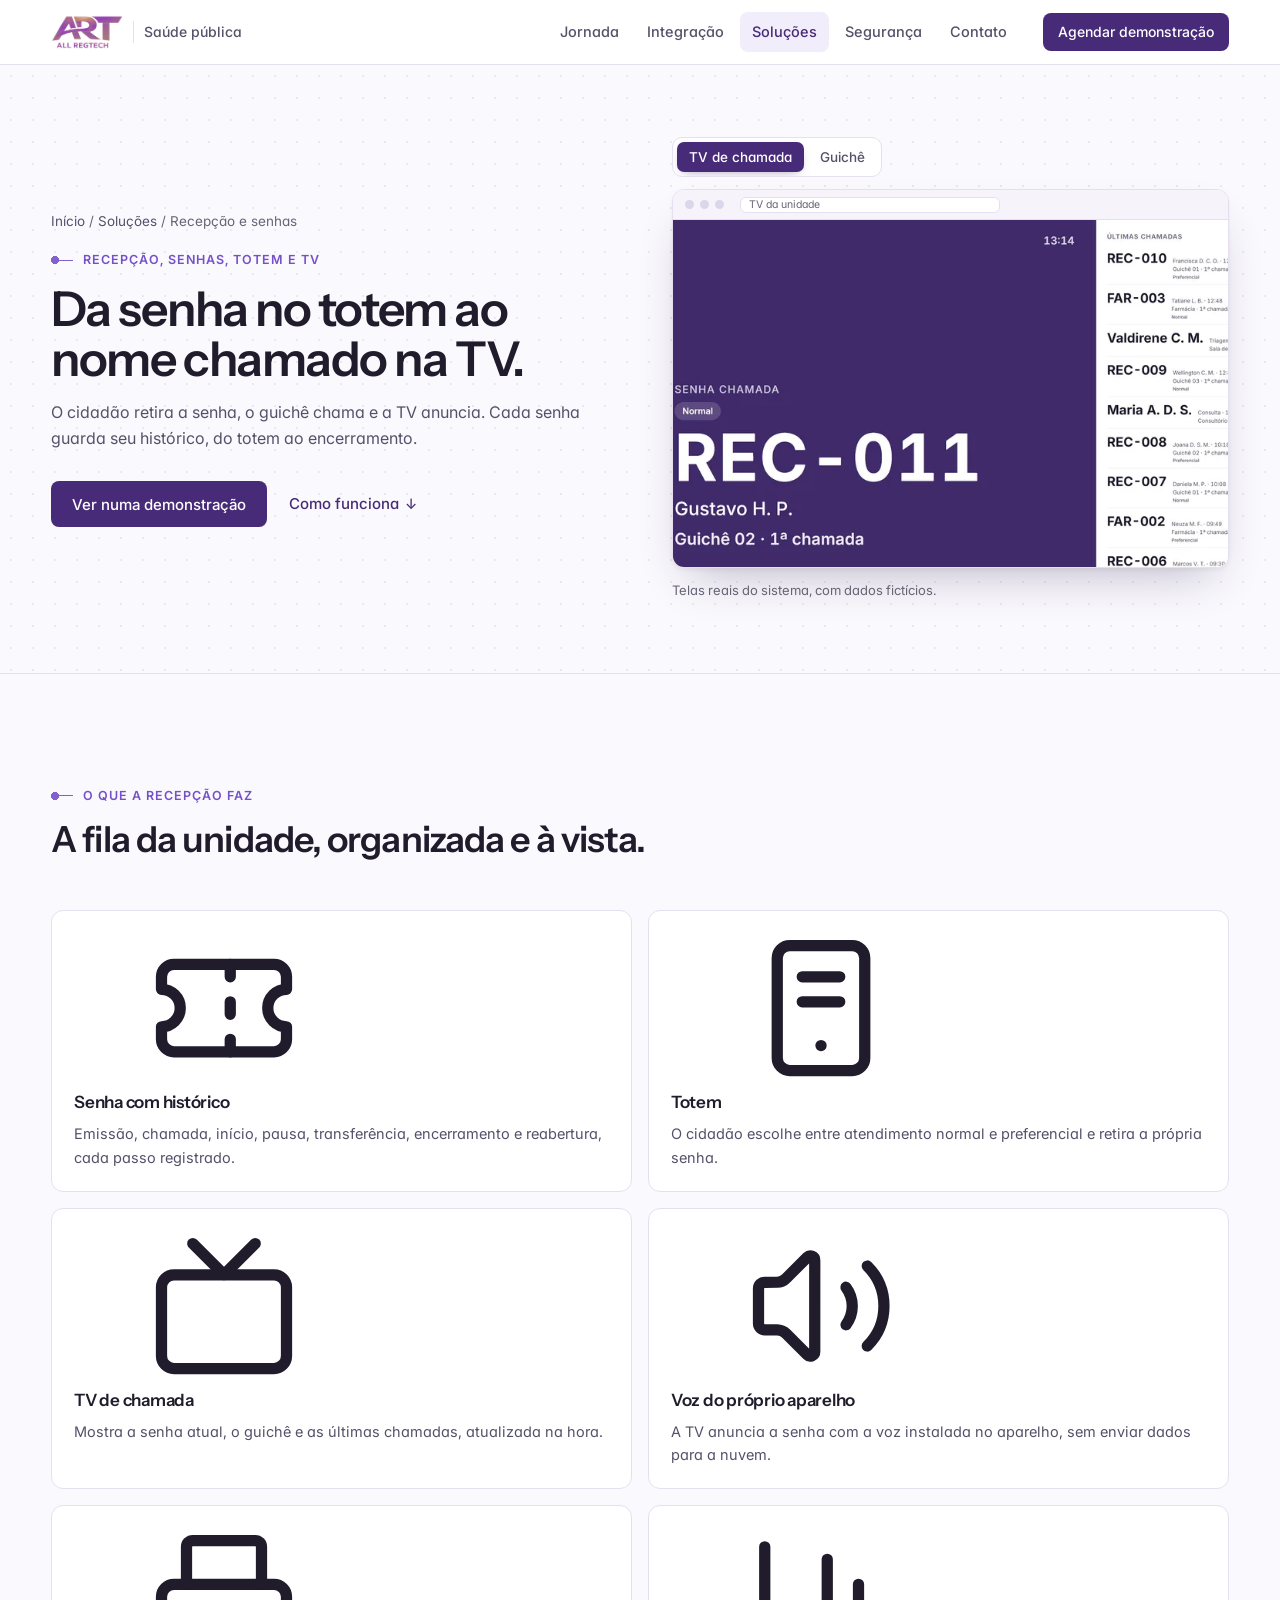
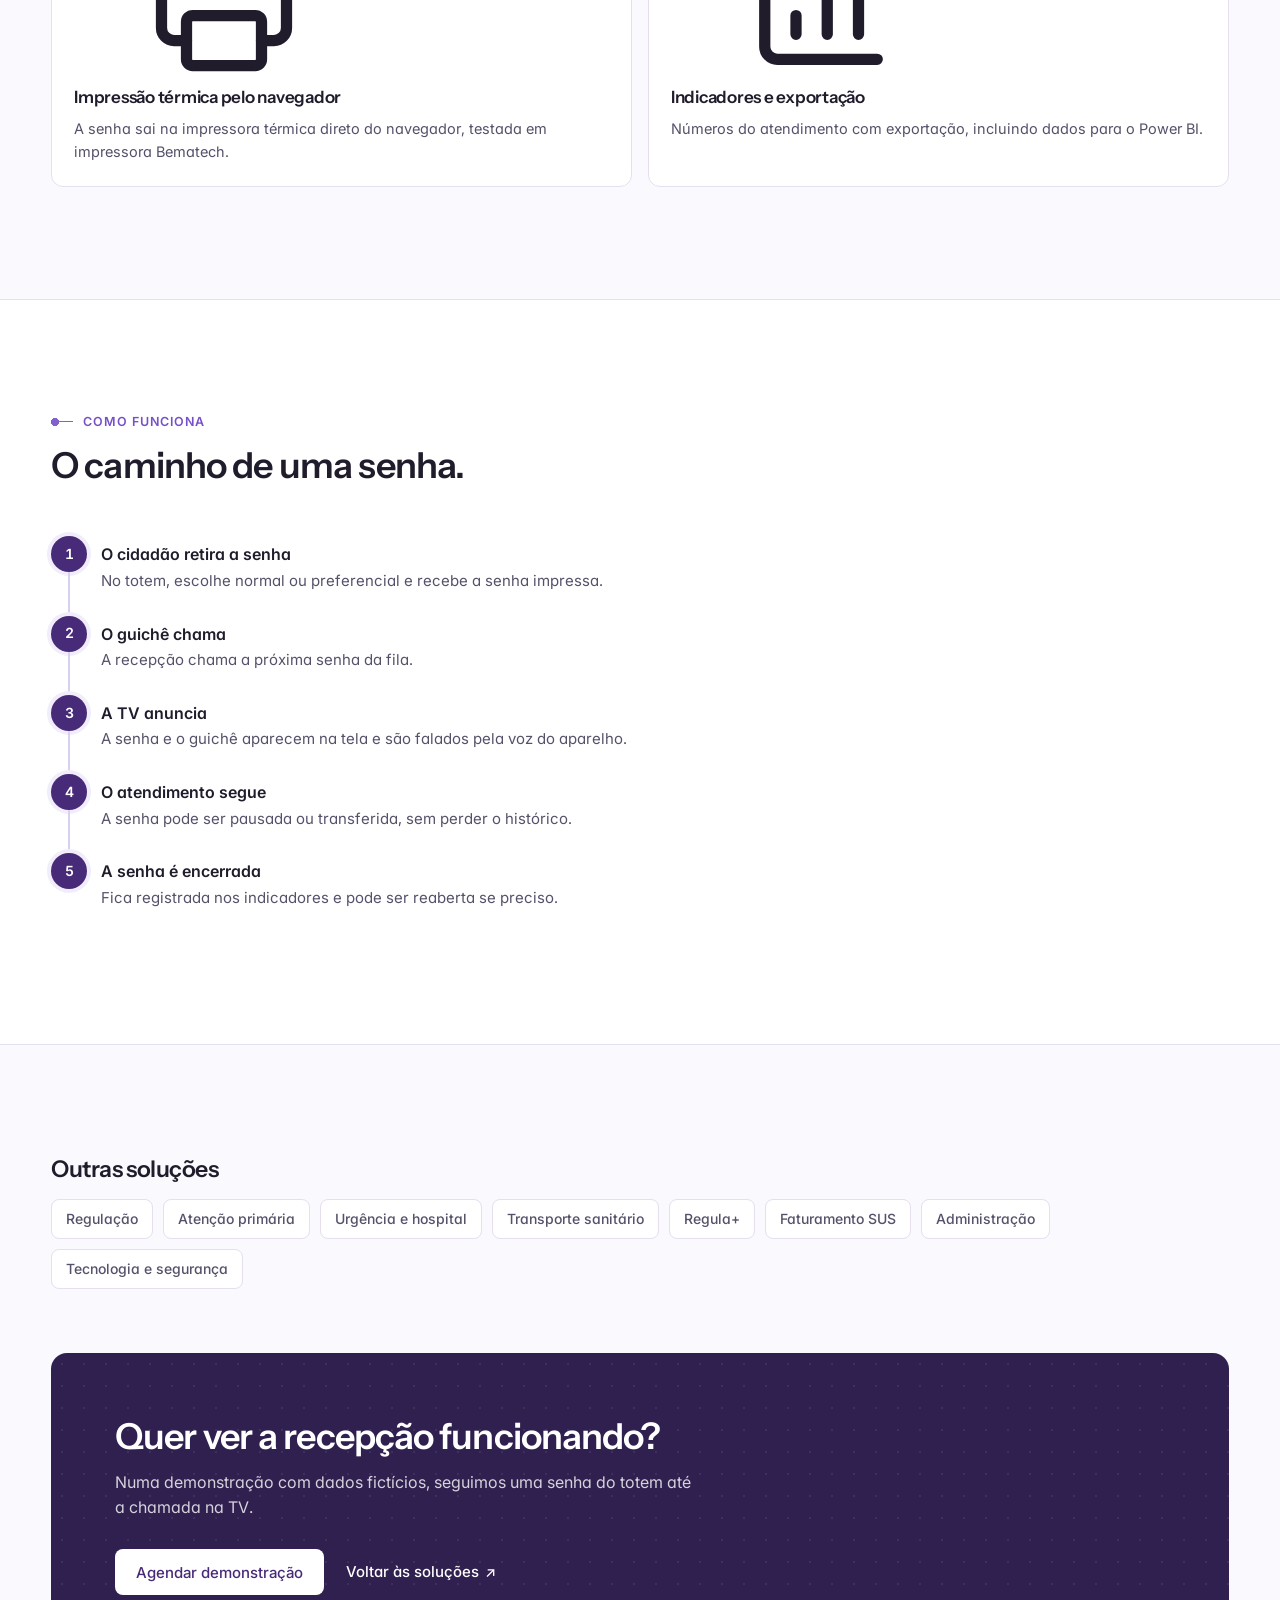
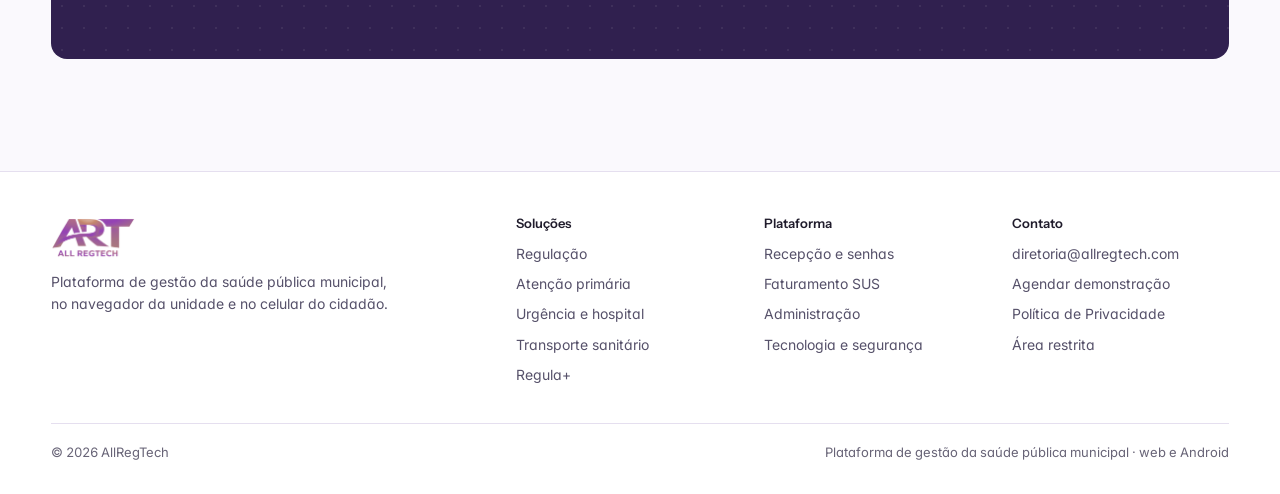
<file: solucoes/recepcao-senhas.html>
<!doctype html>
<html lang="pt-BR">
<head>
<meta charset="utf-8">
<meta name="viewport" content="width=device-width, initial-scale=1">
<title>Recepção e senhas · AllRegTech</title>
<meta name="description" content="Recepção e senhas da AllRegTech: emissão e chamada de senhas, totem normal e preferencial, TV de chamada com voz do próprio aparelho e impressão térmica pelo navegador.">
<meta name="color-scheme" content="light">
<meta name="theme-color" content="#482b78">
<link rel="icon" href="../assets/logo-art.png">
<meta property="og:title" content="Recepção e senhas · AllRegTech">
<meta property="og:description" content="Totem, guichê e TV de chamada no mesmo fluxo, com histórico de cada senha.">
<meta property="og:image" content="../video-capa.jpg">
<meta property="og:type" content="website">
<link rel="preconnect" href="https://fonts.googleapis.com">
<link rel="preconnect" href="https://fonts.gstatic.com" crossorigin>
<link href="https://fonts.googleapis.com/css2?family=Instrument+Sans:wght@500;600;700&family=Inter:wght@400;500;600&display=swap" rel="stylesheet">
<script>try{var k="art-heroi:"+location.pathname;if(sessionStorage.getItem(k))document.documentElement.classList.add("heroi-ok");else sessionStorage.setItem(k,"1")}catch(e){}</script>
<link rel="stylesheet" href="../assets/site.css?v=5">
</head>
<body>
<svg width="0" height="0" style="position:absolute" aria-hidden="true">
  <defs>
    <symbol id="i-ticket" viewBox="0 0 24 24" fill="none" stroke="currentColor" stroke-width="1.8" stroke-linecap="round" stroke-linejoin="round"><path d="M2 9a3 3 0 0 1 0 6v2a2 2 0 0 0 2 2h16a2 2 0 0 0 2-2v-2a3 3 0 0 1 0-6V7a2 2 0 0 0-2-2H4a2 2 0 0 0-2 2Z"/><path d="M13 5v2M13 17v2M13 11v2"/></symbol>
    <symbol id="i-totem" viewBox="0 0 24 24" fill="none" stroke="currentColor" stroke-width="1.8" stroke-linecap="round" stroke-linejoin="round"><rect x="5" y="2" width="14" height="20" rx="2"/><path d="M12 18h.01"/><path d="M9 7h6M9 11h6"/></symbol>
    <symbol id="i-tv" viewBox="0 0 24 24" fill="none" stroke="currentColor" stroke-width="1.8" stroke-linecap="round" stroke-linejoin="round"><rect x="2" y="7" width="20" height="15" rx="2"/><path d="m17 2-5 5-5-5"/></symbol>
    <symbol id="i-som" viewBox="0 0 24 24" fill="none" stroke="currentColor" stroke-width="1.8" stroke-linecap="round" stroke-linejoin="round"><path d="M11 4.7a.7.7 0 0 0-1.2-.5L6.4 7.6A2 2 0 0 1 5 8.2H3a1 1 0 0 0-1 1v5.6a1 1 0 0 0 1 1h2a2 2 0 0 1 1.4.6l3.4 3.4a.7.7 0 0 0 1.2-.5Z"/><path d="M16 9a5 5 0 0 1 0 6"/><path d="M19.4 18.4a9 9 0 0 0 0-12.8"/></symbol>
    <symbol id="i-impressora" viewBox="0 0 24 24" fill="none" stroke="currentColor" stroke-width="1.8" stroke-linecap="round" stroke-linejoin="round"><path d="M6 18H4a2 2 0 0 1-2-2v-5a2 2 0 0 1 2-2h16a2 2 0 0 1 2 2v5a2 2 0 0 1-2 2h-2"/><path d="M6 9V3a1 1 0 0 1 1-1h10a1 1 0 0 1 1 1v6"/><rect x="6" y="14" width="12" height="8" rx="1"/></symbol>
    <symbol id="i-grafico" viewBox="0 0 24 24" fill="none" stroke="currentColor" stroke-width="1.8" stroke-linecap="round" stroke-linejoin="round"><path d="M3 3v16a2 2 0 0 0 2 2h16"/><path d="M18 17V9M13 17V5M8 17v-3"/></symbol>
    <symbol id="i-menu" viewBox="0 0 24 24" fill="none" stroke="currentColor" stroke-width="2" stroke-linecap="round"><path d="M4 6h16M4 12h16M4 18h16"/></symbol>
  </defs>
</svg>

<a class="pular" href="#conteudo">Pular para o conteúdo</a>

<header class="topo">
  <div class="caixa">
    <a class="marca" href="../" aria-label="AllRegTech, início"><img src="../assets/logo-art.png" alt="AllRegTech" width="72" height="37"><span>Saúde pública</span></a>
    <nav class="menu" aria-label="Principal">
      <a href="../#jornada">Jornada</a>
      <a href="../#ecossistema">Integração</a>
      <a href="../#solucoes" aria-current="page">Soluções</a>
      <a href="tecnologia-seguranca.html">Segurança</a>
      <a href="../#contato">Contato</a>
    </nav>
    <a class="btn btn-1 btn-p" href="../#contato">Agendar demonstração</a>
    <details class="menu-cel">
      <summary aria-label="Abrir menu"><svg><use href="#i-menu"/></svg></summary>
      <nav aria-label="Principal">
        <a href="../#jornada">Jornada do paciente</a>
        <a href="../#ecossistema">Integração</a>
        <a href="../#solucoes">Soluções</a>
        <a href="tecnologia-seguranca.html">Segurança</a>
        <a href="../#contato">Contato</a>
        <a class="btn btn-1" href="../#contato">Agendar demonstração</a>
      </nav>
    </details>
  </div>
</header>

<main id="conteudo">

<section class="det-heroi" aria-labelledby="t-det">
  <div class="caixa">
    <div>
      <nav class="migalha" aria-label="Você está em"><a href="../">Início</a> / <a href="../#solucoes">Soluções</a> / Recepção e senhas</nav>
      <p class="sobre">Recepção, senhas, totem e TV</p>
      <h1 class="t-1" id="t-det" style="font-size:clamp(32px,4vw,48px)">Da senha no totem ao nome chamado na TV.</h1>
      <p class="lead" style="margin-top:16px">O cidadão retira a senha, o guichê chama e a TV anuncia. Cada senha guarda seu histórico, do totem ao encerramento.</p>
      <div class="heroi-acoes">
        <a class="btn btn-1" href="../#contato">Ver numa demonstração</a>
        <a class="mais mais-ancora" href="#como-funciona">Como funciona</a>
      </div>
    </div>
    <figure style="margin:0" aria-label="Telas reais do sistema, com dados fictícios: escolha nas abas">
      <div class="vitrine" data-abas><div class="vitrine-abas" role="tablist" aria-label="Telas da recepção"><button type="button" role="tab" id="v-a0" aria-controls="v-p0" aria-selected="true">TV de chamada</button><button type="button" role="tab" id="v-a1" aria-controls="v-p1" aria-selected="false" tabindex="-1">Guichê</button></div><div class="vitrine-paineis"><div role="tabpanel" id="v-p0" aria-labelledby="v-a0" class="janela vitrine-painel on"><div class="janela-barra" aria-hidden="true"><i></i><i></i><i></i><span>TV da unidade</span></div><img src="../assets/telas/senhas-tv.webp?v=2" srcset="../assets/telas/senhas-tv-p.webp?v=2 800w, ../assets/telas/senhas-tv.webp?v=2 1600w" sizes="(max-width:900px) 92vw, 50vw" width="1600" height="1000" alt="TV de chamada com a senha atual, o guichê e as últimas chamadas, com dados fictícios" fetchpriority="high" decoding="async"></div><div role="tabpanel" id="v-p1" aria-labelledby="v-a1" class="janela vitrine-painel"><div class="janela-barra" aria-hidden="true"><i></i><i></i><i></i><span>Recepção · Guichê</span></div><img src="../assets/telas/senhas-painel.webp?v=2" srcset="../assets/telas/senhas-painel-p.webp?v=2 800w, ../assets/telas/senhas-painel.webp?v=2 1600w" sizes="(max-width:900px) 92vw, 50vw" width="1600" height="1000" alt="Tela do guichê com a senha chamada e a próxima da vez, com dados fictícios" loading="lazy" decoding="async"></div></div></div>
      <figcaption class="vitrine-legenda">Telas reais do sistema, com dados fictícios.</figcaption>
    </figure>
  </div>
</section>

<section class="secao" aria-labelledby="t-faz">
  <div class="caixa">
    <div class="cab surge">
      <p class="sobre">O que a recepção faz</p>
      <h2 class="t-2" id="t-faz">A fila da unidade, organizada e à vista.</h2>
    </div>
    <div class="funcoes">
      <article class="card surge"><span class="ico"><svg aria-hidden="true"><use href="#i-ticket"/></svg></span><h3>Senha com histórico</h3><p>Emissão, chamada, início, pausa, transferência, encerramento e reabertura, cada passo registrado.</p></article>
      <article class="card surge"><span class="ico"><svg aria-hidden="true"><use href="#i-totem"/></svg></span><h3>Totem</h3><p>O cidadão escolhe entre atendimento normal e preferencial e retira a própria senha.</p></article>
      <article class="card surge"><span class="ico"><svg aria-hidden="true"><use href="#i-tv"/></svg></span><h3>TV de chamada</h3><p>Mostra a senha atual, o guichê e as últimas chamadas, atualizada na hora.</p></article>
      <article class="card surge"><span class="ico"><svg aria-hidden="true"><use href="#i-som"/></svg></span><h3>Voz do próprio aparelho</h3><p>A TV anuncia a senha com a voz instalada no aparelho, sem enviar dados para a nuvem.</p></article>
      <article class="card surge"><span class="ico"><svg aria-hidden="true"><use href="#i-impressora"/></svg></span><h3>Impressão térmica pelo navegador</h3><p>A senha sai na impressora térmica direto do navegador, testada em impressora Bematech.</p></article>
      <article class="card surge"><span class="ico"><svg aria-hidden="true"><use href="#i-grafico"/></svg></span><h3>Indicadores e exportação</h3><p>Números do atendimento com exportação, incluindo dados para o Power BI.</p></article>
    </div>
  </div>
</section>

<section class="secao secao-branca" id="como-funciona" aria-labelledby="t-como">
  <div class="caixa">
    <div class="cab surge">
      <p class="sobre">Como funciona</p>
      <h2 class="t-2" id="t-como">O caminho de uma senha.</h2>
    </div>
    <ol class="fluxo surge">
      <li><div><b>O cidadão retira a senha</b><span>No totem, escolhe normal ou preferencial e recebe a senha impressa.</span></div></li>
      <li><div><b>O guichê chama</b><span>A recepção chama a próxima senha da fila.</span></div></li>
      <li><div><b>A TV anuncia</b><span>A senha e o guichê aparecem na tela e são falados pela voz do aparelho.</span></div></li>
      <li><div><b>O atendimento segue</b><span>A senha pode ser pausada ou transferida, sem perder o histórico.</span></div></li>
      <li><div><b>A senha é encerrada</b><span>Fica registrada nos indicadores e pode ser reaberta se preciso.</span></div></li>
    </ol>
  </div>
</section>

<section class="secao" aria-labelledby="t-outras" style="padding-bottom:clamp(40px,5vw,64px)">
  <div class="caixa">
    <h2 class="t-3" id="t-outras" style="margin-bottom:16px">Outras soluções</h2>
    <nav class="outras" aria-label="Outras soluções">
      <a href="regulacao.html">Regulação</a>
      <a href="atencao-primaria.html">Atenção primária</a>
      <a href="urgencia-hospitalar.html">Urgência e hospital</a>
      <a href="transporte.html">Transporte sanitário</a>
      <a href="regula-mais.html">Regula+</a>
      <a href="faturamento-sus.html">Faturamento SUS</a>
      <a href="administracao.html">Administração</a>
      <a href="tecnologia-seguranca.html">Tecnologia e segurança</a>
    </nav>
  </div>
</section>

<section class="secao" aria-labelledby="t-conv" style="padding-top:0">
  <div class="caixa">
    <div class="convite surge" style="grid-template-columns:minmax(0,1fr)">
      <div>
        <h2 class="t-2" id="t-conv">Quer ver a recepção funcionando?</h2>
        <p class="lead">Numa demonstração com dados fictícios, seguimos uma senha do totem até a chamada na TV.</p>
        <div class="convite-acoes">
          <a class="btn btn-1" href="mailto:diretoria@allregtech.com?subject=Demonstra%C3%A7%C3%A3o%20da%20recep%C3%A7%C3%A3o%20e%20senhas">Agendar demonstração</a>
          <a class="mais" href="../#solucoes">Voltar às soluções</a>
        </div>
      </div>
    </div>
  </div>
</section>

</main>

<footer class="rodape">
  <div class="caixa">
    <div class="rodape-grade">
      <div class="rodape-marca">
        <img src="../assets/logo-art.png" alt="AllRegTech" width="84" height="43">
        <p>Plataforma de gestão da saúde pública municipal, no navegador da unidade e no celular do cidadão.</p>
      </div>
      <div>
        <h2>Soluções</h2>
        <ul>
          <li><a href="regulacao.html">Regulação</a></li>
          <li><a href="atencao-primaria.html">Atenção primária</a></li>
          <li><a href="urgencia-hospitalar.html">Urgência e hospital</a></li>
          <li><a href="transporte.html">Transporte sanitário</a></li>
          <li><a href="regula-mais.html">Regula+</a></li>
        </ul>
      </div>
      <div>
        <h2>Plataforma</h2>
        <ul>
          <li><a href="recepcao-senhas.html" aria-current="page">Recepção e senhas</a></li>
          <li><a href="faturamento-sus.html">Faturamento SUS</a></li>
          <li><a href="administracao.html">Administração</a></li>
          <li><a href="tecnologia-seguranca.html">Tecnologia e segurança</a></li>
        </ul>
      </div>
      <div>
        <h2>Contato</h2>
        <ul>
          <li><a href="mailto:diretoria@allregtech.com">diretoria@allregtech.com</a></li>
          <li><a href="../#contato">Agendar demonstração</a></li>
          <li><a href="/privacidade.html">Política de Privacidade</a></li>
          <li><a href="/material/">Área restrita</a></li>
        </ul>
      </div>
    </div>
    <div class="rodape-base"><span>© 2026 AllRegTech</span><span>Plataforma de gestão da saúde pública municipal · web e Android</span></div>
  </div>
</footer>

<script src="../assets/site.js?v=5" defer></script>
</body>
</html>
</file>
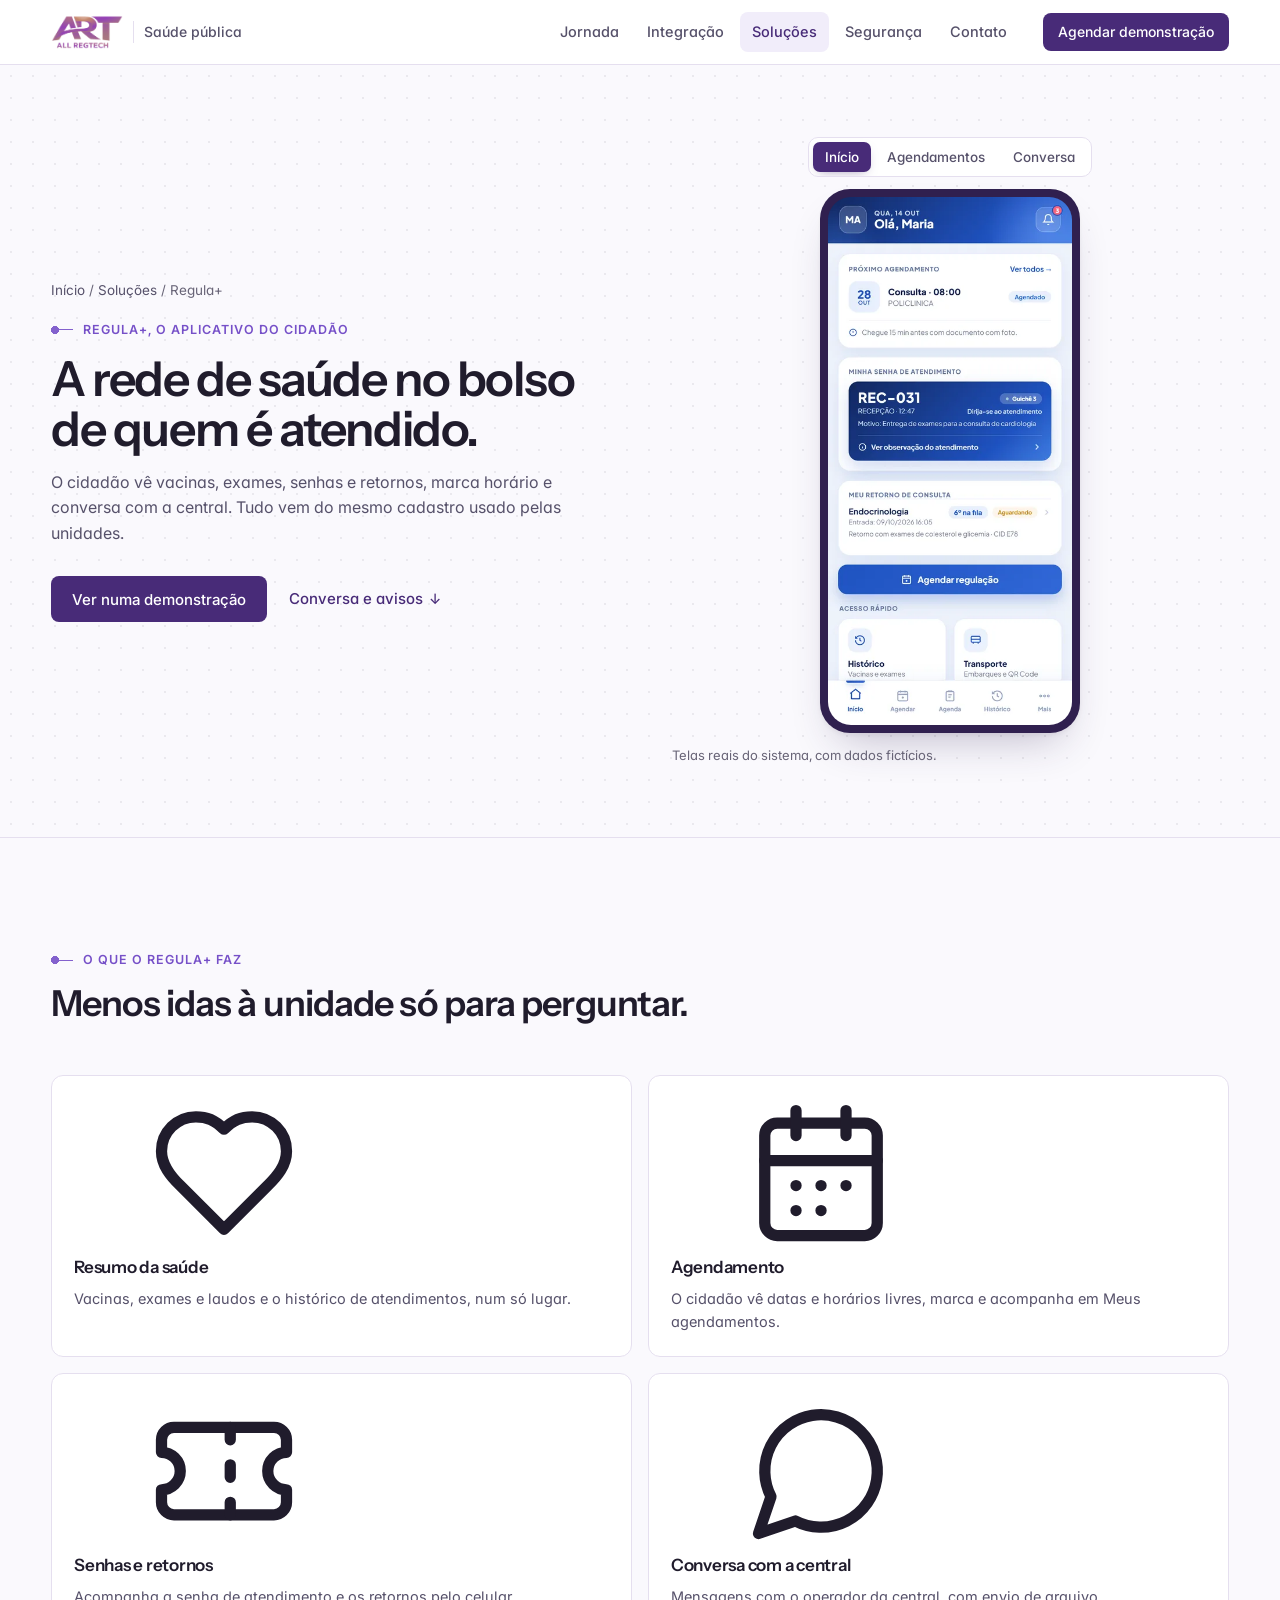
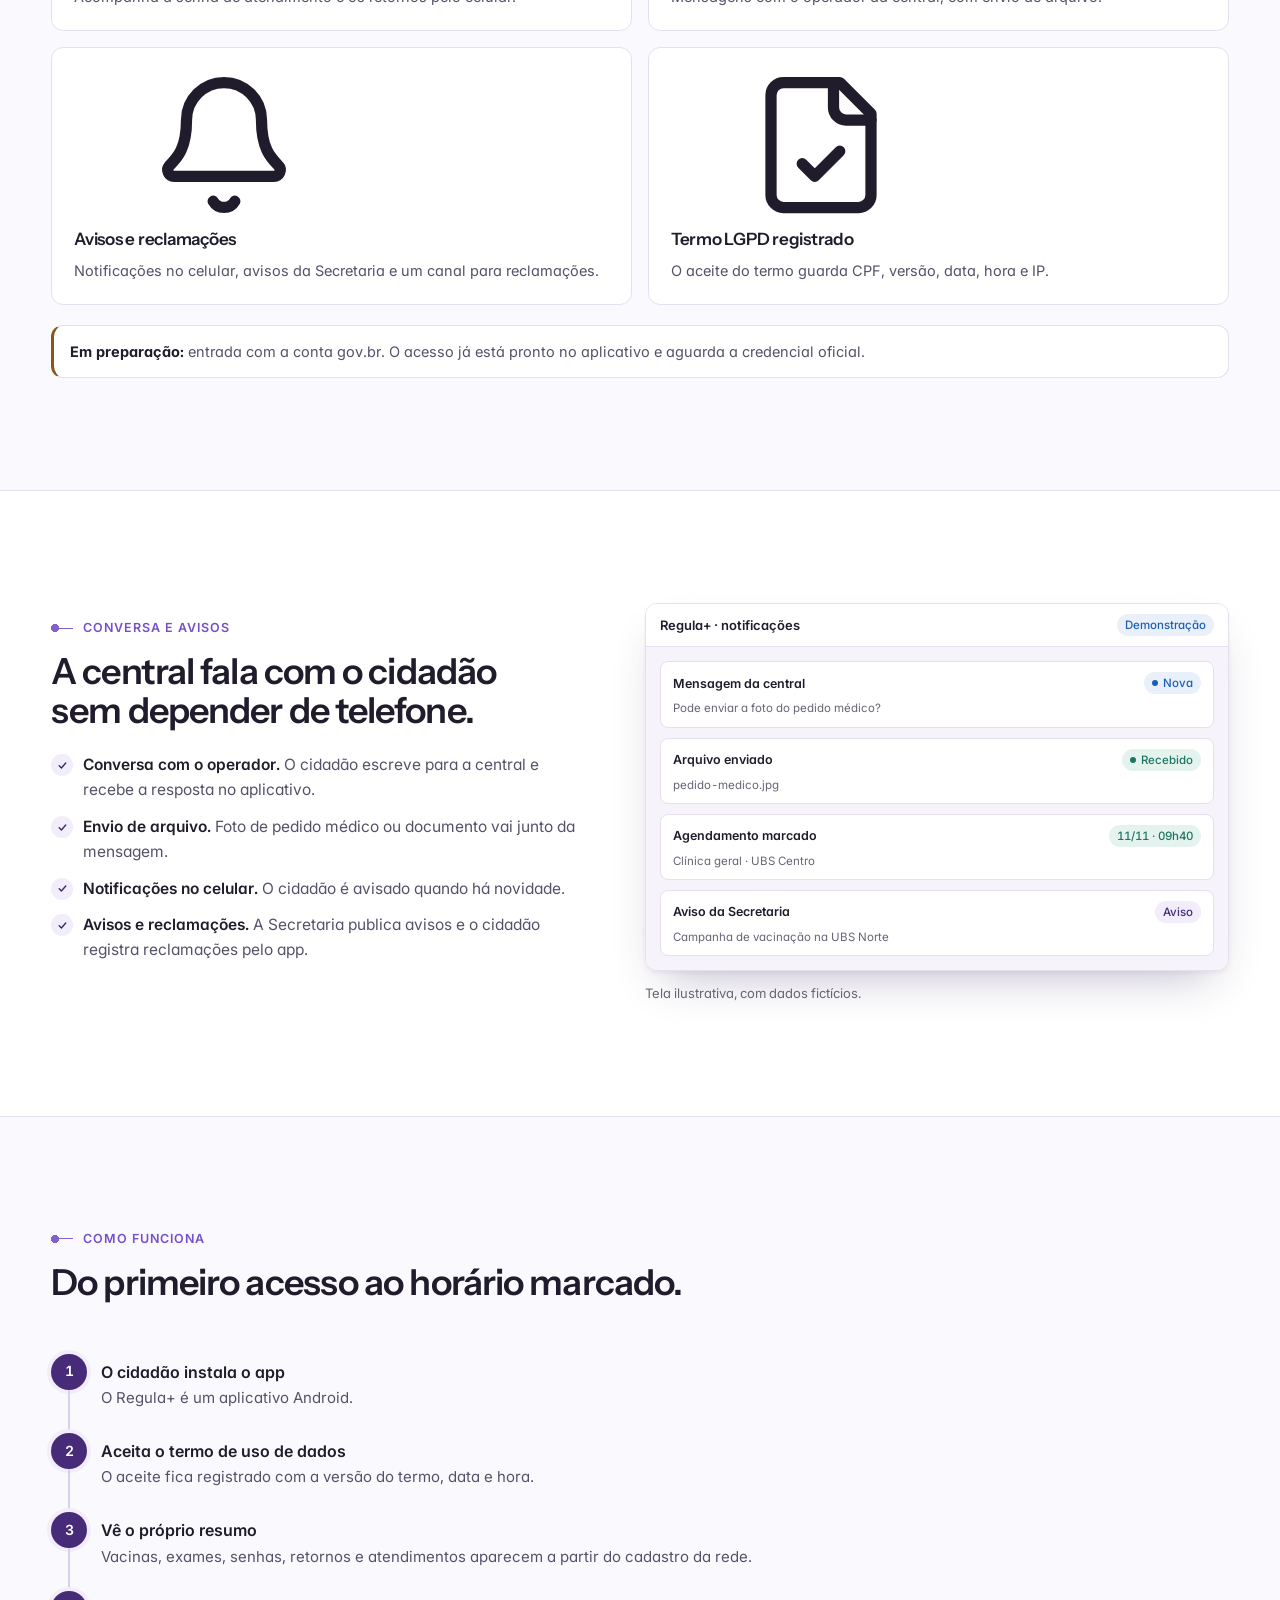
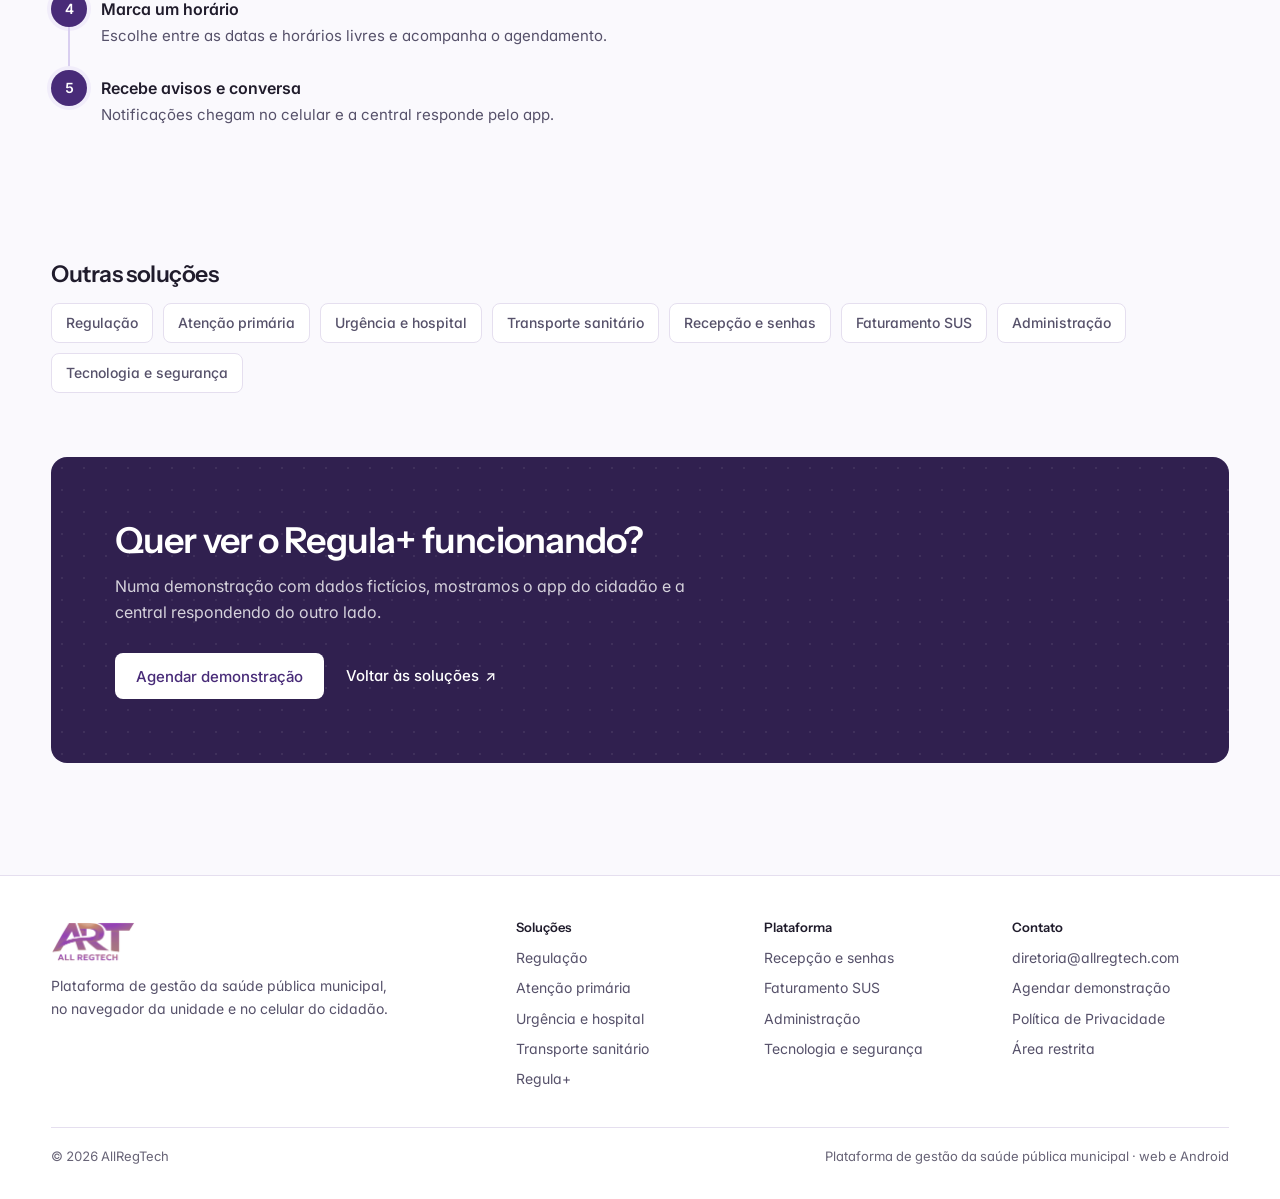
<file: solucoes/regula-mais.html>
<!doctype html>
<html lang="pt-BR">
<head>
<meta charset="utf-8">
<meta name="viewport" content="width=device-width, initial-scale=1">
<title>Regula+ · AllRegTech</title>
<meta name="description" content="Regula+, o aplicativo do cidadão da AllRegTech: vacinas, exames e laudos, senhas, retornos, agendamento de horários, conversa com a central e notificações.">
<meta name="color-scheme" content="light">
<meta name="theme-color" content="#482b78">
<link rel="icon" href="../assets/logo-art.png">
<meta property="og:title" content="Regula+ · AllRegTech">
<meta property="og:description" content="A saúde do cidadão no celular: agenda, vacinas, exames, avisos e conversa com a central.">
<meta property="og:image" content="../video-capa.jpg">
<meta property="og:type" content="website">
<link rel="preconnect" href="https://fonts.googleapis.com">
<link rel="preconnect" href="https://fonts.gstatic.com" crossorigin>
<link href="https://fonts.googleapis.com/css2?family=Instrument+Sans:wght@500;600;700&family=Inter:wght@400;500;600&display=swap" rel="stylesheet">
<script>try{var k="art-heroi:"+location.pathname;if(sessionStorage.getItem(k))document.documentElement.classList.add("heroi-ok");else sessionStorage.setItem(k,"1")}catch(e){}</script>
<link rel="stylesheet" href="../assets/site.css?v=5">
</head>
<body>
<svg width="0" height="0" style="position:absolute" aria-hidden="true">
  <defs>
    <symbol id="i-coracao" viewBox="0 0 24 24" fill="none" stroke="currentColor" stroke-width="1.8" stroke-linecap="round" stroke-linejoin="round"><path d="M19 14c1.49-1.46 3-3.21 3-5.5A5.5 5.5 0 0 0 16.5 3c-1.76 0-3 .5-4.5 2-1.5-1.5-2.74-2-4.5-2A5.5 5.5 0 0 0 2 8.5c0 2.3 1.5 4.05 3 5.5l7 7Z"/></symbol>
    <symbol id="i-agenda" viewBox="0 0 24 24" fill="none" stroke="currentColor" stroke-width="1.8" stroke-linecap="round" stroke-linejoin="round"><rect x="3" y="4" width="18" height="18" rx="2"/><path d="M16 2v4M8 2v4M3 10h18"/><path d="M8 14h.01M12 14h.01M16 14h.01M8 18h.01M12 18h.01"/></symbol>
    <symbol id="i-senha" viewBox="0 0 24 24" fill="none" stroke="currentColor" stroke-width="1.8" stroke-linecap="round" stroke-linejoin="round"><path d="M2 9a3 3 0 0 1 0 6v2a2 2 0 0 0 2 2h16a2 2 0 0 0 2-2v-2a3 3 0 0 1 0-6V7a2 2 0 0 0-2-2H4a2 2 0 0 0-2 2Z"/><path d="M13 5v2M13 17v2M13 11v2"/></symbol>
    <symbol id="i-conversa" viewBox="0 0 24 24" fill="none" stroke="currentColor" stroke-width="1.8" stroke-linecap="round" stroke-linejoin="round"><path d="M7.9 20A9 9 0 1 0 4 16.1L2 22Z"/></symbol>
    <symbol id="i-sino" viewBox="0 0 24 24" fill="none" stroke="currentColor" stroke-width="1.8" stroke-linecap="round" stroke-linejoin="round"><path d="M10.268 21a2 2 0 0 0 3.464 0"/><path d="M3.262 15.326A1 1 0 0 0 4 17h16a1 1 0 0 0 .74-1.673C19.41 13.956 18 12.499 18 8A6 6 0 0 0 6 8c0 4.499-1.411 5.956-2.738 7.326"/></symbol>
    <symbol id="i-termo" viewBox="0 0 24 24" fill="none" stroke="currentColor" stroke-width="1.8" stroke-linecap="round" stroke-linejoin="round"><path d="M15 2H6a2 2 0 0 0-2 2v16a2 2 0 0 0 2 2h12a2 2 0 0 0 2-2V7Z"/><path d="M14 2v4a2 2 0 0 0 2 2h4"/><path d="m9 15 2 2 4-4"/></symbol>
    <symbol id="i-menu" viewBox="0 0 24 24" fill="none" stroke="currentColor" stroke-width="2" stroke-linecap="round"><path d="M4 6h16M4 12h16M4 18h16"/></symbol>
  </defs>
</svg>

<a class="pular" href="#conteudo">Pular para o conteúdo</a>

<header class="topo">
  <div class="caixa">
    <a class="marca" href="../" aria-label="AllRegTech, início"><img src="../assets/logo-art.png" alt="AllRegTech" width="72" height="37"><span>Saúde pública</span></a>
    <nav class="menu" aria-label="Principal">
      <a href="../#jornada">Jornada</a>
      <a href="../#ecossistema">Integração</a>
      <a href="../#solucoes" aria-current="page">Soluções</a>
      <a href="tecnologia-seguranca.html">Segurança</a>
      <a href="../#contato">Contato</a>
    </nav>
    <a class="btn btn-1 btn-p" href="../#contato">Agendar demonstração</a>
    <details class="menu-cel">
      <summary aria-label="Abrir menu"><svg><use href="#i-menu"/></svg></summary>
      <nav aria-label="Principal">
        <a href="../#jornada">Jornada do paciente</a>
        <a href="../#ecossistema">Integração</a>
        <a href="../#solucoes">Soluções</a>
        <a href="tecnologia-seguranca.html">Segurança</a>
        <a href="../#contato">Contato</a>
        <a class="btn btn-1" href="../#contato">Agendar demonstração</a>
      </nav>
    </details>
  </div>
</header>

<main id="conteudo">

<section class="det-heroi" aria-labelledby="t-det">
  <div class="caixa">
    <div>
      <nav class="migalha" aria-label="Você está em"><a href="../">Início</a> / <a href="../#solucoes">Soluções</a> / Regula+</nav>
      <p class="sobre">Regula+, o aplicativo do cidadão</p>
      <h1 class="t-1" id="t-det" style="font-size:clamp(32px,4vw,48px)">A rede de saúde no bolso de quem é atendido.</h1>
      <p class="lead" style="margin-top:16px">O cidadão vê vacinas, exames, senhas e retornos, marca horário e conversa com a central. Tudo vem do mesmo cadastro usado pelas unidades.</p>
      <div class="heroi-acoes">
        <a class="btn btn-1" href="../#contato">Ver numa demonstração</a>
        <a class="mais mais-ancora" href="#conversa">Conversa e avisos</a>
      </div>
    </div>
    <figure style="margin:0" aria-label="Telas reais do sistema, com dados fictícios: escolha nas abas">
      <div class="vitrine vitrine-cel" data-abas><div class="vitrine-abas" role="tablist" aria-label="Telas do aplicativo Regula+"><button type="button" role="tab" id="v-a0" aria-controls="v-p0" aria-selected="true">Início</button><button type="button" role="tab" id="v-a1" aria-controls="v-p1" aria-selected="false" tabindex="-1">Agendamentos</button><button type="button" role="tab" id="v-a2" aria-controls="v-p2" aria-selected="false" tabindex="-1">Conversa</button></div><div class="aparelho"><div class="vitrine-paineis"><div role="tabpanel" id="v-p0" aria-labelledby="v-a0" class="vitrine-painel on"><img src="../assets/telas/app-inicio.webp?v=2" srcset="../assets/telas/app-inicio-p.webp?v=2 420w, ../assets/telas/app-inicio.webp?v=2 780w" sizes="(max-width:560px) 40vw, 270px" width="780" height="1688" alt="Tela inicial do Regula+ com o próximo agendamento, a senha de atendimento e o retorno na fila, com dados fictícios" fetchpriority="high" decoding="async"></div><div role="tabpanel" id="v-p1" aria-labelledby="v-a1" class="vitrine-painel"><img src="../assets/telas/app-agenda.webp?v=2" srcset="../assets/telas/app-agenda-p.webp?v=2 420w, ../assets/telas/app-agenda.webp?v=2 780w" sizes="(max-width:560px) 40vw, 270px" width="780" height="1688" alt="Meus agendamentos no Regula+, com consultas agendadas, atendidas e canceladas com motivo, com dados fictícios" loading="lazy" decoding="async"></div><div role="tabpanel" id="v-p2" aria-labelledby="v-a2" class="vitrine-painel"><img src="../assets/telas/app-chat.webp?v=2" srcset="../assets/telas/app-chat-p.webp?v=2 420w, ../assets/telas/app-chat.webp?v=2 780w" sizes="(max-width:560px) 40vw, 270px" width="780" height="1688" alt="Conversa do cidadão com a Central de Regulação pelo Regula+, com dados fictícios" loading="lazy" decoding="async"></div></div></div></div>
      <figcaption class="vitrine-legenda">Telas reais do sistema, com dados fictícios.</figcaption>
    </figure>
  </div>
</section>

<section class="secao" aria-labelledby="t-faz">
  <div class="caixa">
    <div class="cab surge">
      <p class="sobre">O que o Regula+ faz</p>
      <h2 class="t-2" id="t-faz">Menos idas à unidade só para perguntar.</h2>
    </div>
    <div class="funcoes">
      <article class="card surge"><span class="ico"><svg aria-hidden="true"><use href="#i-coracao"/></svg></span><h3>Resumo da saúde</h3><p>Vacinas, exames e laudos e o histórico de atendimentos, num só lugar.</p></article>
      <article class="card surge"><span class="ico"><svg aria-hidden="true"><use href="#i-agenda"/></svg></span><h3>Agendamento</h3><p>O cidadão vê datas e horários livres, marca e acompanha em Meus agendamentos.</p></article>
      <article class="card surge"><span class="ico"><svg aria-hidden="true"><use href="#i-senha"/></svg></span><h3>Senhas e retornos</h3><p>Acompanha a senha de atendimento e os retornos pelo celular.</p></article>
      <article class="card surge"><span class="ico"><svg aria-hidden="true"><use href="#i-conversa"/></svg></span><h3>Conversa com a central</h3><p>Mensagens com o operador da central, com envio de arquivo.</p></article>
      <article class="card surge"><span class="ico"><svg aria-hidden="true"><use href="#i-sino"/></svg></span><h3>Avisos e reclamações</h3><p>Notificações no celular, avisos da Secretaria e um canal para reclamações.</p></article>
      <article class="card surge"><span class="ico"><svg aria-hidden="true"><use href="#i-termo"/></svg></span><h3>Termo LGPD registrado</h3><p>O aceite do termo guarda CPF, versão, data, hora e IP.</p></article>
    </div>
    <div class="aviso-dev surge" style="margin-top:20px"><p><b>Em preparação:</b> entrada com a conta gov.br. O acesso já está pronto no aplicativo e aguarda a credencial oficial.</p></div>
  </div>
</section>

<section class="secao secao-branca" id="conversa" aria-labelledby="t-conversa">
  <div class="caixa sol">
    <div class="sol-texto surge">
      <p class="sobre">Conversa e avisos</p>
      <h2 class="t-2" id="t-conversa">A central fala com o cidadão sem depender de telefone.</h2>
      <ul class="beneficios">
        <li><span><b>Conversa com o operador.</b> O cidadão escreve para a central e recebe a resposta no aplicativo.</span></li>
        <li><span><b>Envio de arquivo.</b> Foto de pedido médico ou documento vai junto da mensagem.</span></li>
        <li><span><b>Notificações no celular.</b> O cidadão é avisado quando há novidade.</span></li>
        <li><span><b>Avisos e reclamações.</b> A Secretaria publica avisos e o cidadão registra reclamações pelo app.</span></li>
      </ul>
    </div>
    <figure class="sol-arte surge" style="margin:0" aria-label="Ilustração: lista de notificações do Regula+, com mensagem da central, agendamento e aviso, com dados fictícios">
      <div class="tela" aria-hidden="true">
        <div class="tela-barra"><b>Regula+ · notificações</b><span class="tag in sem">Demonstração</span></div>
        <div class="tela-corpo">
          <div class="cartao-m"><div class="linha-m"><b>Mensagem da central</b><span class="tag in">Nova</span></div><small>Pode enviar a foto do pedido médico?</small></div>
          <div class="cartao-m"><div class="linha-m"><b>Arquivo enviado</b><span class="tag ok">Recebido</span></div><small>pedido-medico.jpg</small></div>
          <div class="cartao-m"><div class="linha-m"><b>Agendamento marcado</b><span class="tag ok sem">11/11 · 09h40</span></div><small>Clínica geral · UBS Centro</small></div>
          <div class="cartao-m"><div class="linha-m"><b>Aviso da Secretaria</b><span class="tag sem">Aviso</span></div><small>Campanha de vacinação na UBS Norte</small></div>
        </div>
      </div>
      <figcaption class="miudo" style="margin-top:12px">Tela ilustrativa, com dados fictícios.</figcaption>
    </figure>
  </div>
</section>

<section class="secao" id="como-funciona" aria-labelledby="t-como">
  <div class="caixa">
    <div class="cab surge">
      <p class="sobre">Como funciona</p>
      <h2 class="t-2" id="t-como">Do primeiro acesso ao horário marcado.</h2>
    </div>
    <ol class="fluxo surge">
      <li><div><b>O cidadão instala o app</b><span>O Regula+ é um aplicativo Android.</span></div></li>
      <li><div><b>Aceita o termo de uso de dados</b><span>O aceite fica registrado com a versão do termo, data e hora.</span></div></li>
      <li><div><b>Vê o próprio resumo</b><span>Vacinas, exames, senhas, retornos e atendimentos aparecem a partir do cadastro da rede.</span></div></li>
      <li><div><b>Marca um horário</b><span>Escolhe entre as datas e horários livres e acompanha o agendamento.</span></div></li>
      <li><div><b>Recebe avisos e conversa</b><span>Notificações chegam no celular e a central responde pelo app.</span></div></li>
    </ol>
  </div>
</section>

<section class="secao" aria-labelledby="t-outras" style="padding-top:0;padding-bottom:clamp(40px,5vw,64px)">
  <div class="caixa">
    <h2 class="t-3" id="t-outras" style="margin-bottom:16px">Outras soluções</h2>
    <nav class="outras" aria-label="Outras soluções">
      <a href="regulacao.html">Regulação</a>
      <a href="atencao-primaria.html">Atenção primária</a>
      <a href="urgencia-hospitalar.html">Urgência e hospital</a>
      <a href="transporte.html">Transporte sanitário</a>
      <a href="recepcao-senhas.html">Recepção e senhas</a>
      <a href="faturamento-sus.html">Faturamento SUS</a>
      <a href="administracao.html">Administração</a>
      <a href="tecnologia-seguranca.html">Tecnologia e segurança</a>
    </nav>
  </div>
</section>

<section class="secao" aria-labelledby="t-conv" style="padding-top:0">
  <div class="caixa">
    <div class="convite surge" style="grid-template-columns:minmax(0,1fr)">
      <div>
        <h2 class="t-2" id="t-conv">Quer ver o Regula+ funcionando?</h2>
        <p class="lead">Numa demonstração com dados fictícios, mostramos o app do cidadão e a central respondendo do outro lado.</p>
        <div class="convite-acoes">
          <a class="btn btn-1" href="mailto:diretoria@allregtech.com?subject=Demonstra%C3%A7%C3%A3o%20do%20Regula%2B">Agendar demonstração</a>
          <a class="mais" href="../#solucoes">Voltar às soluções</a>
        </div>
      </div>
    </div>
  </div>
</section>

</main>

<footer class="rodape">
  <div class="caixa">
    <div class="rodape-grade">
      <div class="rodape-marca">
        <img src="../assets/logo-art.png" alt="AllRegTech" width="84" height="43">
        <p>Plataforma de gestão da saúde pública municipal, no navegador da unidade e no celular do cidadão.</p>
      </div>
      <div>
        <h2>Soluções</h2>
        <ul>
          <li><a href="regulacao.html">Regulação</a></li>
          <li><a href="atencao-primaria.html">Atenção primária</a></li>
          <li><a href="urgencia-hospitalar.html">Urgência e hospital</a></li>
          <li><a href="transporte.html">Transporte sanitário</a></li>
          <li><a href="regula-mais.html" aria-current="page">Regula+</a></li>
        </ul>
      </div>
      <div>
        <h2>Plataforma</h2>
        <ul>
          <li><a href="recepcao-senhas.html">Recepção e senhas</a></li>
          <li><a href="faturamento-sus.html">Faturamento SUS</a></li>
          <li><a href="administracao.html">Administração</a></li>
          <li><a href="tecnologia-seguranca.html">Tecnologia e segurança</a></li>
        </ul>
      </div>
      <div>
        <h2>Contato</h2>
        <ul>
          <li><a href="mailto:diretoria@allregtech.com">diretoria@allregtech.com</a></li>
          <li><a href="../#contato">Agendar demonstração</a></li>
          <li><a href="/privacidade.html">Política de Privacidade</a></li>
          <li><a href="/material/">Área restrita</a></li>
        </ul>
      </div>
    </div>
    <div class="rodape-base"><span>© 2026 AllRegTech</span><span>Plataforma de gestão da saúde pública municipal · web e Android</span></div>
  </div>
</footer>

<script src="../assets/site.js?v=5" defer></script>
</body>
</html>
</file>
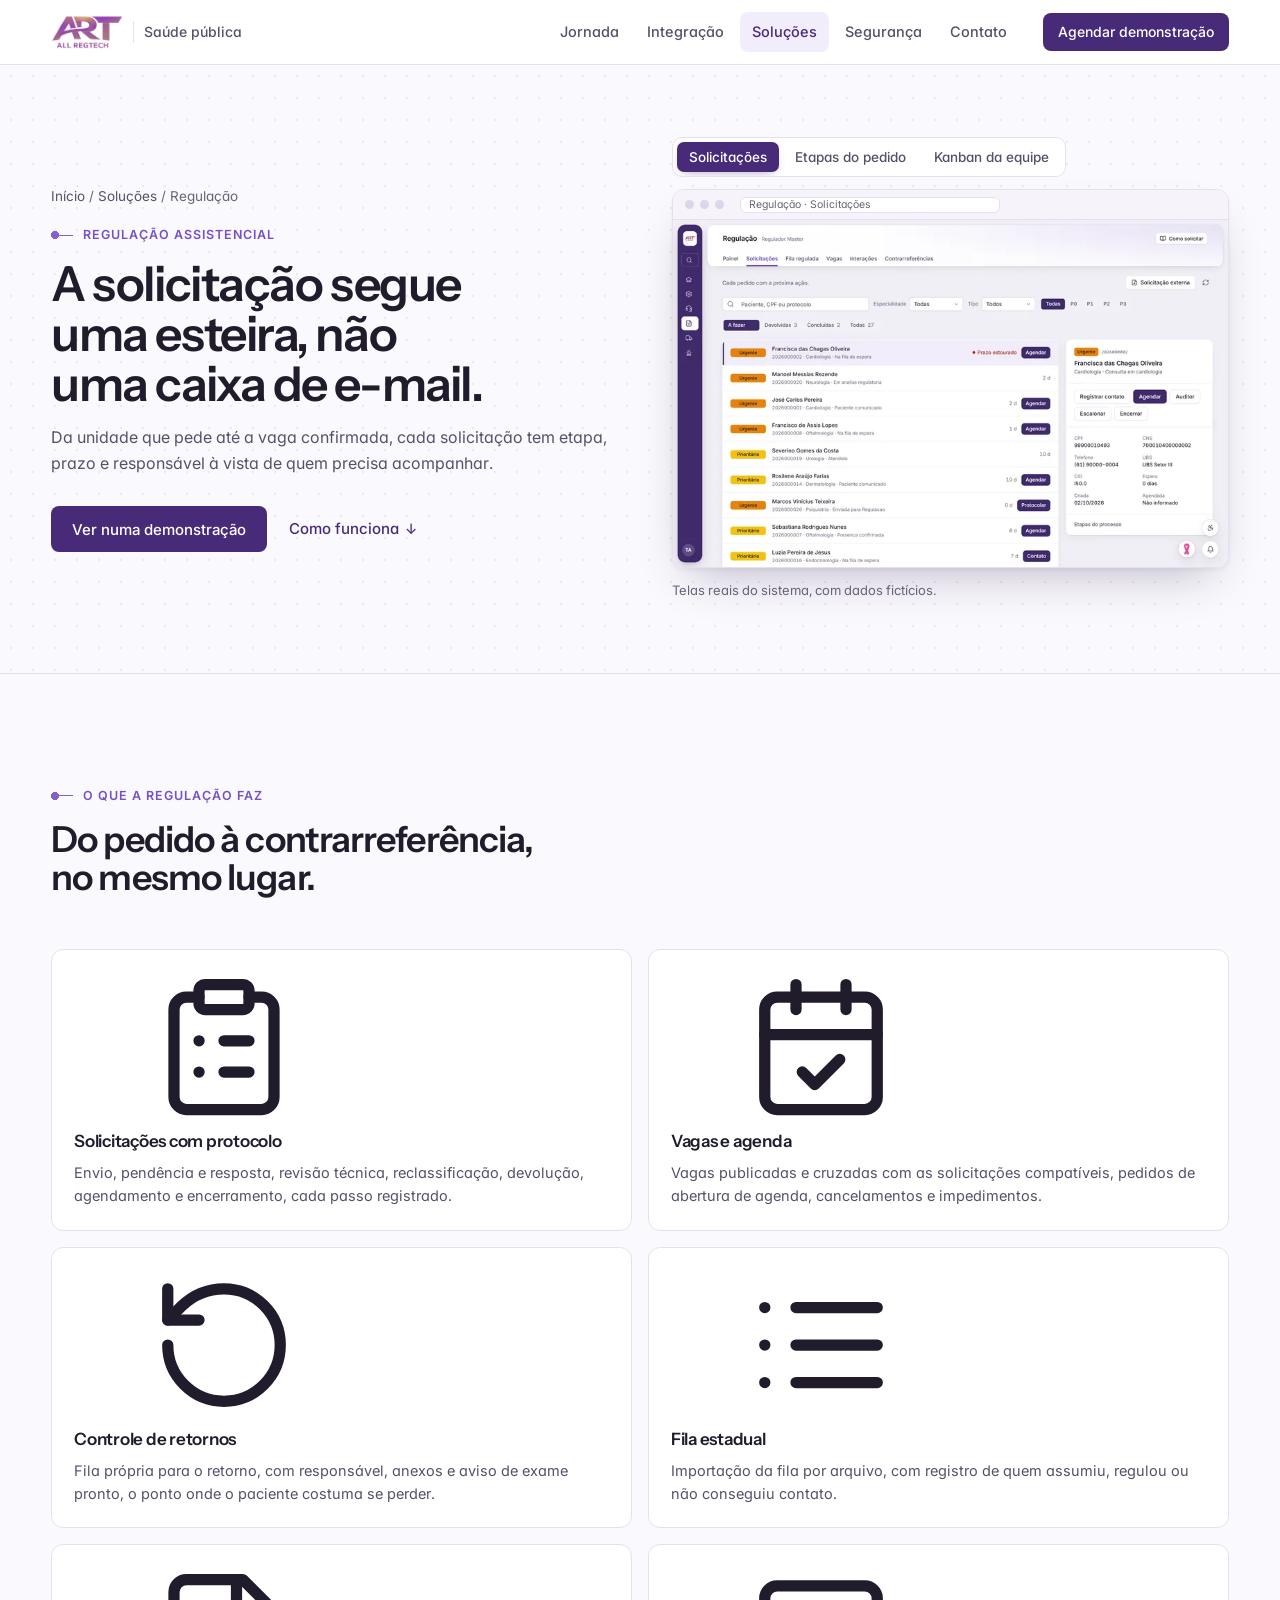
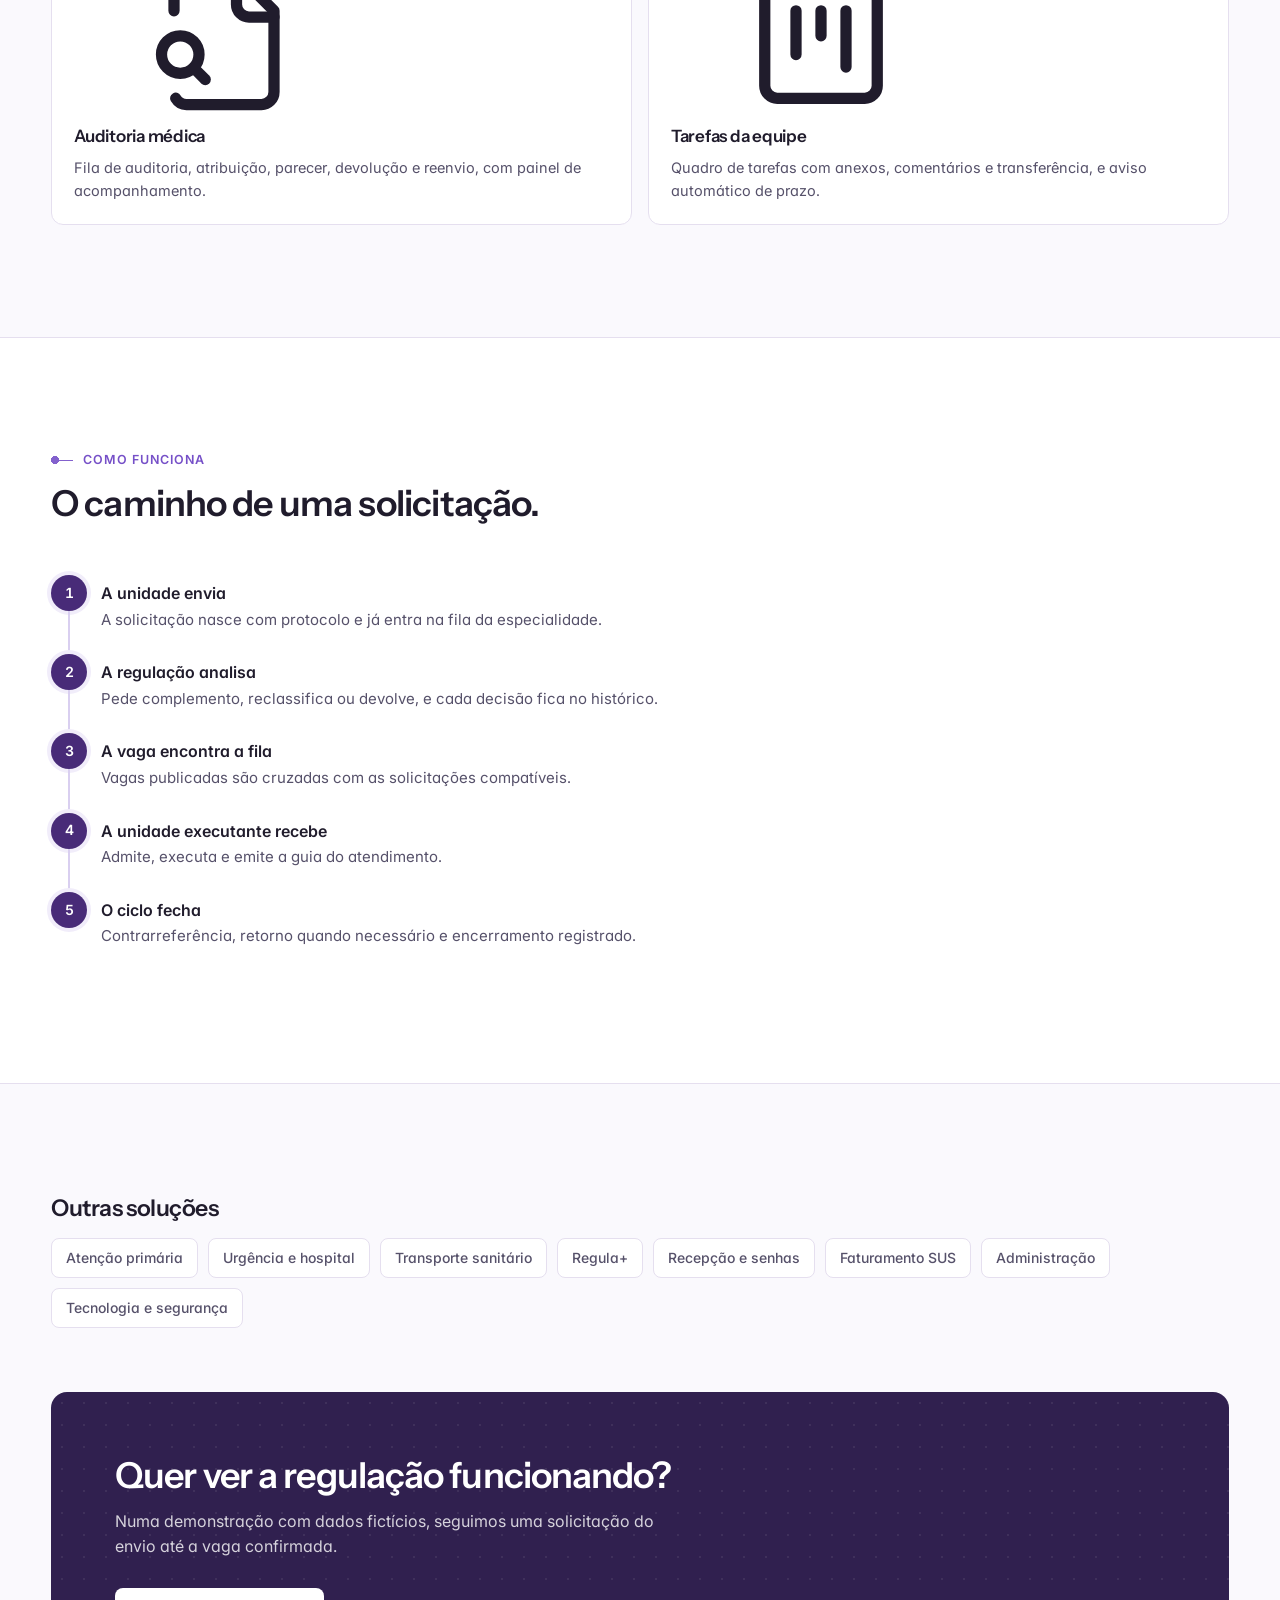
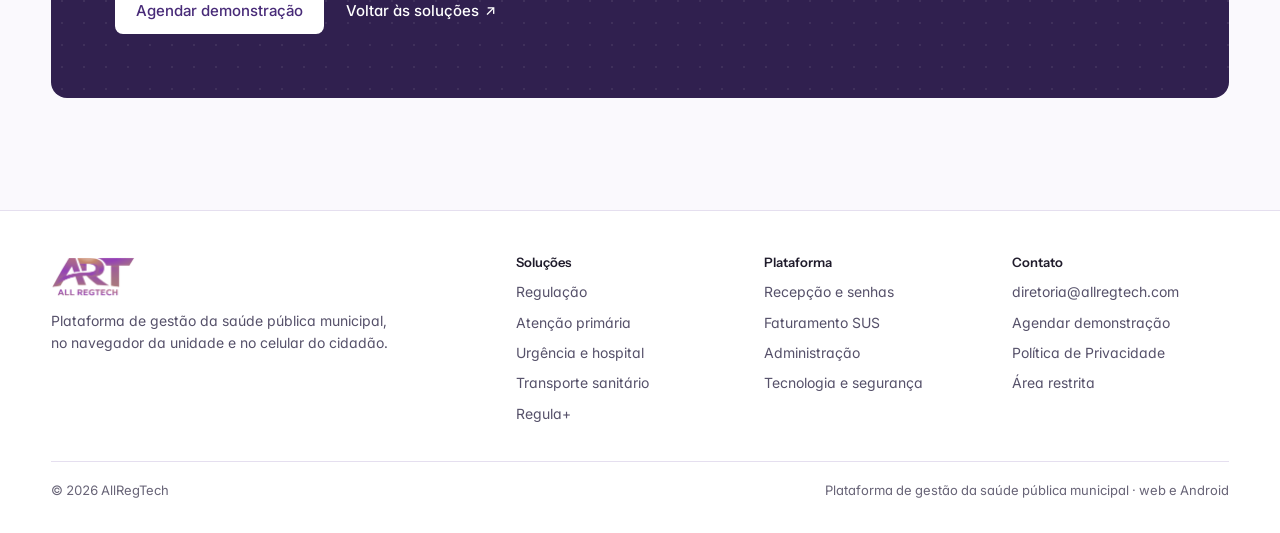
<file: solucoes/regulacao.html>
<!doctype html>
<html lang="pt-BR">
<head>
<meta charset="utf-8">
<meta name="viewport" content="width=device-width, initial-scale=1">
<title>Regulação assistencial · AllRegTech</title>
<meta name="description" content="Regulação assistencial da AllRegTech: solicitações em esteira com prazo e responsável, vagas cruzadas com a fila, retornos, fila estadual e auditoria médica.">
<meta name="color-scheme" content="light">
<meta name="theme-color" content="#482b78">
<link rel="icon" href="../assets/logo-art.png">
<meta property="og:title" content="Regulação assistencial · AllRegTech">
<meta property="og:description" content="A solicitação segue uma esteira, com prazo e responsável visível, até a vaga confirmada.">
<meta property="og:image" content="../video-capa.jpg">
<meta property="og:type" content="website">
<link rel="preconnect" href="https://fonts.googleapis.com">
<link rel="preconnect" href="https://fonts.gstatic.com" crossorigin>
<link href="https://fonts.googleapis.com/css2?family=Instrument+Sans:wght@500;600;700&family=Inter:wght@400;500;600&display=swap" rel="stylesheet">
<script>try{var k="art-heroi:"+location.pathname;if(sessionStorage.getItem(k))document.documentElement.classList.add("heroi-ok");else sessionStorage.setItem(k,"1")}catch(e){}</script>
<link rel="stylesheet" href="../assets/site.css?v=5">
</head>
<body>
<svg width="0" height="0" style="position:absolute" aria-hidden="true">
  <defs>
    <symbol id="i-regula" viewBox="0 0 24 24" fill="none" stroke="currentColor" stroke-width="1.8" stroke-linecap="round" stroke-linejoin="round"><rect x="8" y="2" width="8" height="4" rx="1"/><path d="M16 4h2a2 2 0 0 1 2 2v14a2 2 0 0 1-2 2H6a2 2 0 0 1-2-2V6a2 2 0 0 1 2-2h2"/><path d="M12 11h4M12 16h4M8 11h.01M8 16h.01"/></symbol>
    <symbol id="i-vaga" viewBox="0 0 24 24" fill="none" stroke="currentColor" stroke-width="1.8" stroke-linecap="round" stroke-linejoin="round"><rect x="3" y="4" width="18" height="18" rx="2"/><path d="M16 2v4M8 2v4M3 10h18"/><path d="m9 16 2 2 4-4"/></symbol>
    <symbol id="i-retorno" viewBox="0 0 24 24" fill="none" stroke="currentColor" stroke-width="1.8" stroke-linecap="round" stroke-linejoin="round"><path d="M3 12a9 9 0 1 0 9-9 9.75 9.75 0 0 0-6.74 2.74L3 8"/><path d="M3 3v5h5"/></symbol>
    <symbol id="i-lista" viewBox="0 0 24 24" fill="none" stroke="currentColor" stroke-width="1.8" stroke-linecap="round" stroke-linejoin="round"><path d="M3 12h.01M3 18h.01M3 6h.01M8 12h13M8 18h13M8 6h13"/></symbol>
    <symbol id="i-lupa" viewBox="0 0 24 24" fill="none" stroke="currentColor" stroke-width="1.8" stroke-linecap="round" stroke-linejoin="round"><path d="M14 2v4a2 2 0 0 0 2 2h4"/><path d="M4.27 21a2 2 0 0 0 1.73 1H18a2 2 0 0 0 2-2V7l-5-5H6a2 2 0 0 0-2 2v3"/><path d="m9 18-1.5-1.5"/><circle cx="5" cy="14" r="3"/></symbol>
    <symbol id="i-quadro" viewBox="0 0 24 24" fill="none" stroke="currentColor" stroke-width="1.8" stroke-linecap="round" stroke-linejoin="round"><rect x="3" y="3" width="18" height="18" rx="2"/><path d="M8 7v7M12 7v4M16 7v9"/></symbol>
    <symbol id="i-menu" viewBox="0 0 24 24" fill="none" stroke="currentColor" stroke-width="2" stroke-linecap="round"><path d="M4 6h16M4 12h16M4 18h16"/></symbol>
  </defs>
</svg>

<a class="pular" href="#conteudo">Pular para o conteúdo</a>

<header class="topo">
  <div class="caixa">
    <a class="marca" href="../" aria-label="AllRegTech, início"><img src="../assets/logo-art.png" alt="AllRegTech" width="72" height="37"><span>Saúde pública</span></a>
    <nav class="menu" aria-label="Principal">
      <a href="../#jornada">Jornada</a>
      <a href="../#ecossistema">Integração</a>
      <a href="../#solucoes" aria-current="page">Soluções</a>
      <a href="tecnologia-seguranca.html">Segurança</a>
      <a href="../#contato">Contato</a>
    </nav>
    <a class="btn btn-1 btn-p" href="../#contato">Agendar demonstração</a>
    <details class="menu-cel">
      <summary aria-label="Abrir menu"><svg><use href="#i-menu"/></svg></summary>
      <nav aria-label="Principal">
        <a href="../#jornada">Jornada do paciente</a>
        <a href="../#ecossistema">Integração</a>
        <a href="../#solucoes">Soluções</a>
        <a href="tecnologia-seguranca.html">Segurança</a>
        <a href="../#contato">Contato</a>
        <a class="btn btn-1" href="../#contato">Agendar demonstração</a>
      </nav>
    </details>
  </div>
</header>

<main id="conteudo">

<section class="det-heroi" aria-labelledby="t-det">
  <div class="caixa">
    <div>
      <nav class="migalha" aria-label="Você está em"><a href="../">Início</a> / <a href="../#solucoes">Soluções</a> / Regulação</nav>
      <p class="sobre">Regulação assistencial</p>
      <h1 class="t-1" id="t-det" style="font-size:clamp(32px,4vw,48px)">A solicitação segue uma esteira, não uma caixa de e-mail.</h1>
      <p class="lead" style="margin-top:16px">Da unidade que pede até a vaga confirmada, cada solicitação tem etapa, prazo e responsável à vista de quem precisa acompanhar.</p>
      <div class="heroi-acoes">
        <a class="btn btn-1" href="../#contato">Ver numa demonstração</a>
        <a class="mais mais-ancora" href="#como-funciona">Como funciona</a>
      </div>
    </div>
    <figure style="margin:0" aria-label="Telas reais do sistema, com dados fictícios: escolha nas abas">
      <div class="vitrine" data-abas><div class="vitrine-abas" role="tablist" aria-label="Telas da regulação"><button type="button" role="tab" id="v-a0" aria-controls="v-p0" aria-selected="true">Solicitações</button><button type="button" role="tab" id="v-a1" aria-controls="v-p1" aria-selected="false" tabindex="-1">Etapas do pedido</button><button type="button" role="tab" id="v-a2" aria-controls="v-p2" aria-selected="false" tabindex="-1">Kanban da equipe</button></div><div class="vitrine-paineis"><div role="tabpanel" id="v-p0" aria-labelledby="v-a0" class="janela vitrine-painel on"><div class="janela-barra" aria-hidden="true"><i></i><i></i><i></i><span>Regulação · Solicitações</span></div><img src="../assets/telas/regulacao-quadro.webp?v=2" srcset="../assets/telas/regulacao-quadro-p.webp?v=2 800w, ../assets/telas/regulacao-quadro.webp?v=2 1600w" sizes="(max-width:900px) 92vw, 50vw" width="1600" height="1000" alt="Lista de solicitações com prioridade, prazo e próxima ação, com dados fictícios" fetchpriority="high" decoding="async"></div><div role="tabpanel" id="v-p1" aria-labelledby="v-a1" class="janela vitrine-painel"><div class="janela-barra" aria-hidden="true"><i></i><i></i><i></i><span>Regulação · Solicitação</span></div><img src="../assets/telas/regulacao-solicitacao.webp?v=2" srcset="../assets/telas/regulacao-solicitacao-p.webp?v=2 800w, ../assets/telas/regulacao-solicitacao.webp?v=2 1600w" sizes="(max-width:900px) 92vw, 50vw" width="1600" height="1000" alt="Detalhe da solicitação com as etapas do processo, com dados fictícios" loading="lazy" decoding="async"></div><div role="tabpanel" id="v-p2" aria-labelledby="v-a2" class="janela vitrine-painel"><div class="janela-barra" aria-hidden="true"><i></i><i></i><i></i><span>Regulação · Kanban</span></div><img src="../assets/telas/regulacao-kanban.webp?v=2" srcset="../assets/telas/regulacao-kanban-p.webp?v=2 800w, ../assets/telas/regulacao-kanban.webp?v=2 1600w" sizes="(max-width:900px) 92vw, 50vw" width="1600" height="1000" alt="Kanban de tarefas da equipe da central, com prioridade e prazo, com dados fictícios" loading="lazy" decoding="async"></div></div></div>
      <figcaption class="vitrine-legenda">Telas reais do sistema, com dados fictícios.</figcaption>
    </figure>
  </div>
</section>

<section class="secao" aria-labelledby="t-faz">
  <div class="caixa">
    <div class="cab surge">
      <p class="sobre">O que a regulação faz</p>
      <h2 class="t-2" id="t-faz">Do pedido à contrarreferência, no mesmo lugar.</h2>
    </div>
    <div class="funcoes">
      <article class="card surge"><span class="ico"><svg aria-hidden="true"><use href="#i-regula"/></svg></span><h3>Solicitações com protocolo</h3><p>Envio, pendência e resposta, revisão técnica, reclassificação, devolução, agendamento e encerramento, cada passo registrado.</p></article>
      <article class="card surge"><span class="ico"><svg aria-hidden="true"><use href="#i-vaga"/></svg></span><h3>Vagas e agenda</h3><p>Vagas publicadas e cruzadas com as solicitações compatíveis, pedidos de abertura de agenda, cancelamentos e impedimentos.</p></article>
      <article class="card surge"><span class="ico"><svg aria-hidden="true"><use href="#i-retorno"/></svg></span><h3>Controle de retornos</h3><p>Fila própria para o retorno, com responsável, anexos e aviso de exame pronto, o ponto onde o paciente costuma se perder.</p></article>
      <article class="card surge"><span class="ico"><svg aria-hidden="true"><use href="#i-lista"/></svg></span><h3>Fila estadual</h3><p>Importação da fila por arquivo, com registro de quem assumiu, regulou ou não conseguiu contato.</p></article>
      <article class="card surge"><span class="ico"><svg aria-hidden="true"><use href="#i-lupa"/></svg></span><h3>Auditoria médica</h3><p>Fila de auditoria, atribuição, parecer, devolução e reenvio, com painel de acompanhamento.</p></article>
      <article class="card surge"><span class="ico"><svg aria-hidden="true"><use href="#i-quadro"/></svg></span><h3>Tarefas da equipe</h3><p>Quadro de tarefas com anexos, comentários e transferência, e aviso automático de prazo.</p></article>
    </div>
  </div>
</section>

<section class="secao secao-branca" id="como-funciona" aria-labelledby="t-como">
  <div class="caixa">
    <div class="cab surge">
      <p class="sobre">Como funciona</p>
      <h2 class="t-2" id="t-como">O caminho de uma solicitação.</h2>
    </div>
    <ol class="fluxo surge">
      <li><div><b>A unidade envia</b><span>A solicitação nasce com protocolo e já entra na fila da especialidade.</span></div></li>
      <li><div><b>A regulação analisa</b><span>Pede complemento, reclassifica ou devolve, e cada decisão fica no histórico.</span></div></li>
      <li><div><b>A vaga encontra a fila</b><span>Vagas publicadas são cruzadas com as solicitações compatíveis.</span></div></li>
      <li><div><b>A unidade executante recebe</b><span>Admite, executa e emite a guia do atendimento.</span></div></li>
      <li><div><b>O ciclo fecha</b><span>Contrarreferência, retorno quando necessário e encerramento registrado.</span></div></li>
    </ol>
  </div>
</section>

<section class="secao" aria-labelledby="t-outras" style="padding-bottom:clamp(40px,5vw,64px)">
  <div class="caixa">
    <h2 class="t-3" id="t-outras" style="margin-bottom:16px">Outras soluções</h2>
    <nav class="outras" aria-label="Outras soluções">
      <a href="atencao-primaria.html">Atenção primária</a>
      <a href="urgencia-hospitalar.html">Urgência e hospital</a>
      <a href="transporte.html">Transporte sanitário</a>
      <a href="regula-mais.html">Regula+</a>
      <a href="recepcao-senhas.html">Recepção e senhas</a>
      <a href="faturamento-sus.html">Faturamento SUS</a>
      <a href="administracao.html">Administração</a>
      <a href="tecnologia-seguranca.html">Tecnologia e segurança</a>
    </nav>
  </div>
</section>

<section class="secao" aria-labelledby="t-conv" style="padding-top:0">
  <div class="caixa">
    <div class="convite surge" style="grid-template-columns:minmax(0,1fr)">
      <div>
        <h2 class="t-2" id="t-conv">Quer ver a regulação funcionando?</h2>
        <p class="lead">Numa demonstração com dados fictícios, seguimos uma solicitação do envio até a vaga confirmada.</p>
        <div class="convite-acoes">
          <a class="btn btn-1" href="mailto:diretoria@allregtech.com?subject=Demonstra%C3%A7%C3%A3o%20da%20regula%C3%A7%C3%A3o">Agendar demonstração</a>
          <a class="mais" href="../#solucoes">Voltar às soluções</a>
        </div>
      </div>
    </div>
  </div>
</section>

</main>

<footer class="rodape">
  <div class="caixa">
    <div class="rodape-grade">
      <div class="rodape-marca">
        <img src="../assets/logo-art.png" alt="AllRegTech" width="84" height="43">
        <p>Plataforma de gestão da saúde pública municipal, no navegador da unidade e no celular do cidadão.</p>
      </div>
      <div>
        <h2>Soluções</h2>
        <ul>
          <li><a href="regulacao.html" aria-current="page">Regulação</a></li>
          <li><a href="atencao-primaria.html">Atenção primária</a></li>
          <li><a href="urgencia-hospitalar.html">Urgência e hospital</a></li>
          <li><a href="transporte.html">Transporte sanitário</a></li>
          <li><a href="regula-mais.html">Regula+</a></li>
        </ul>
      </div>
      <div>
        <h2>Plataforma</h2>
        <ul>
          <li><a href="recepcao-senhas.html">Recepção e senhas</a></li>
          <li><a href="faturamento-sus.html">Faturamento SUS</a></li>
          <li><a href="administracao.html">Administração</a></li>
          <li><a href="tecnologia-seguranca.html">Tecnologia e segurança</a></li>
        </ul>
      </div>
      <div>
        <h2>Contato</h2>
        <ul>
          <li><a href="mailto:diretoria@allregtech.com">diretoria@allregtech.com</a></li>
          <li><a href="../#contato">Agendar demonstração</a></li>
          <li><a href="/privacidade.html">Política de Privacidade</a></li>
          <li><a href="/material/">Área restrita</a></li>
        </ul>
      </div>
    </div>
    <div class="rodape-base"><span>© 2026 AllRegTech</span><span>Plataforma de gestão da saúde pública municipal · web e Android</span></div>
  </div>
</footer>

<script src="../assets/site.js?v=5" defer></script>
</body>
</html>
</file>
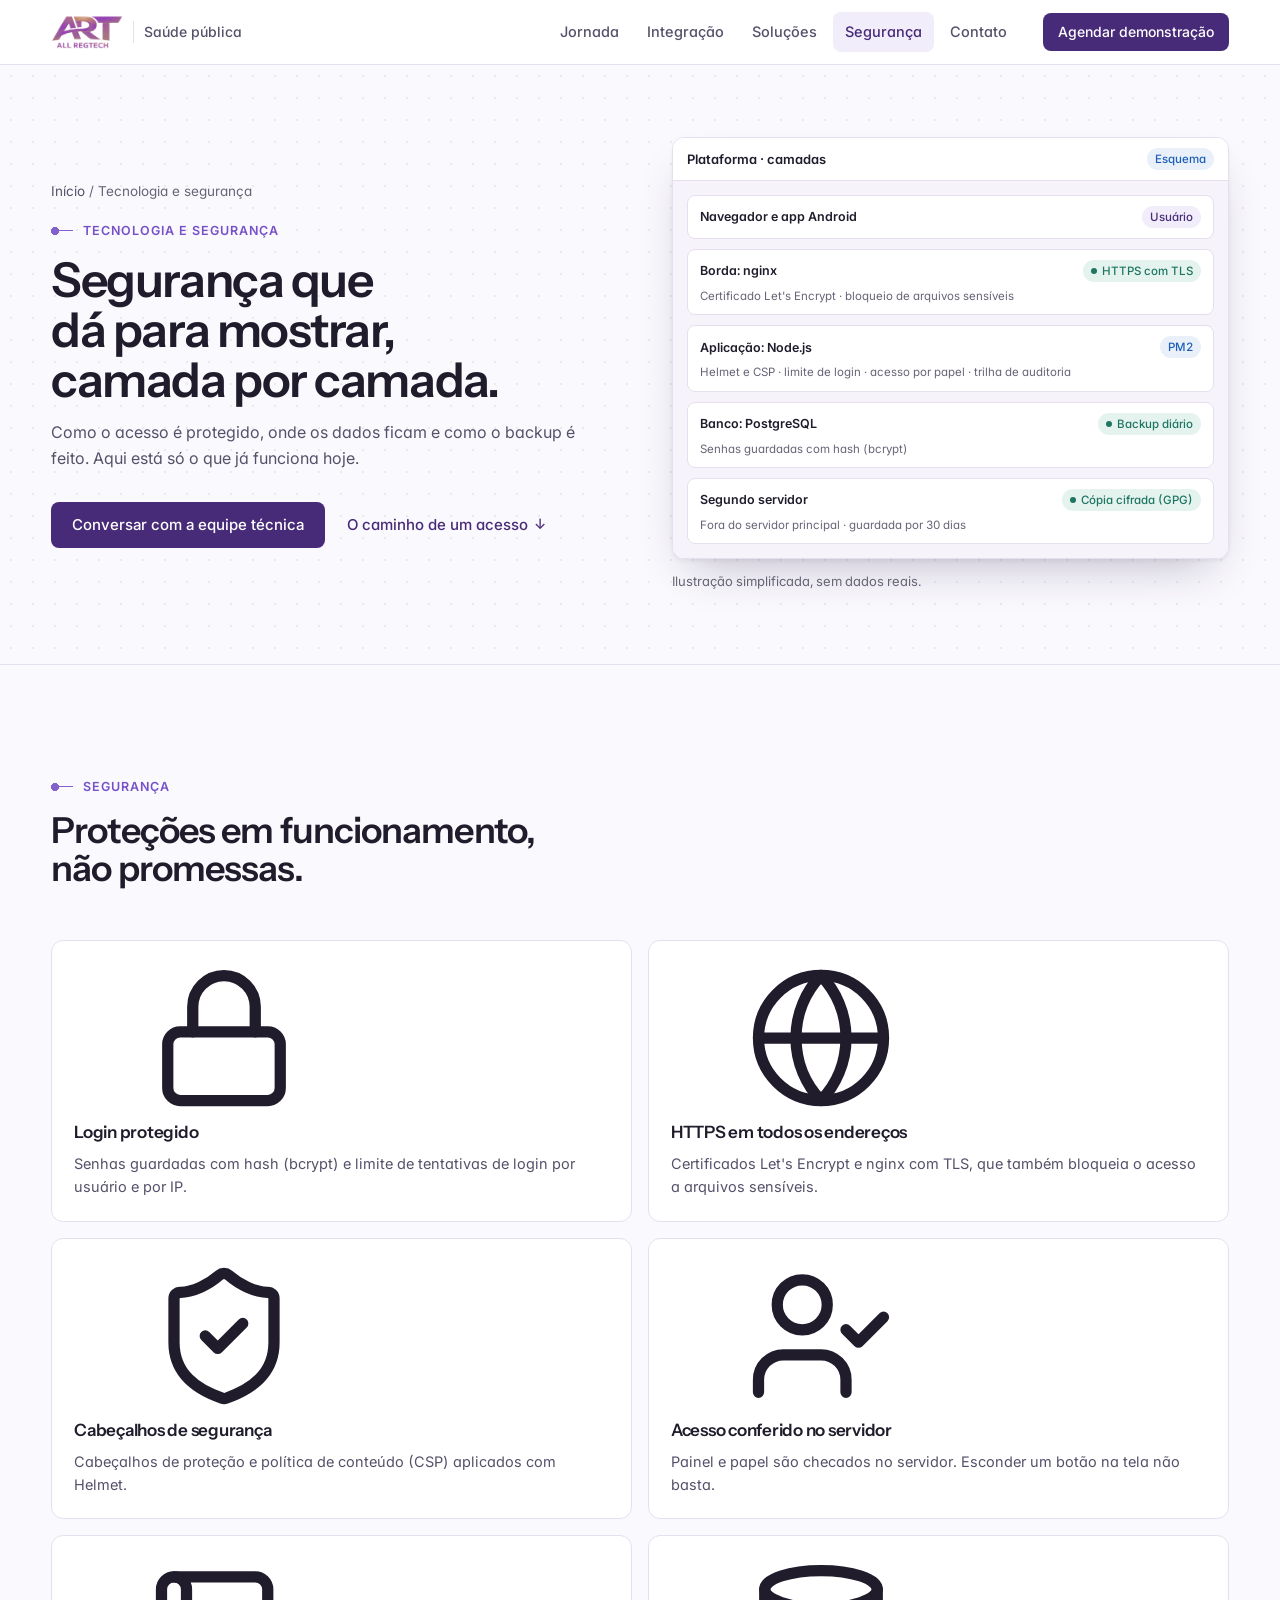
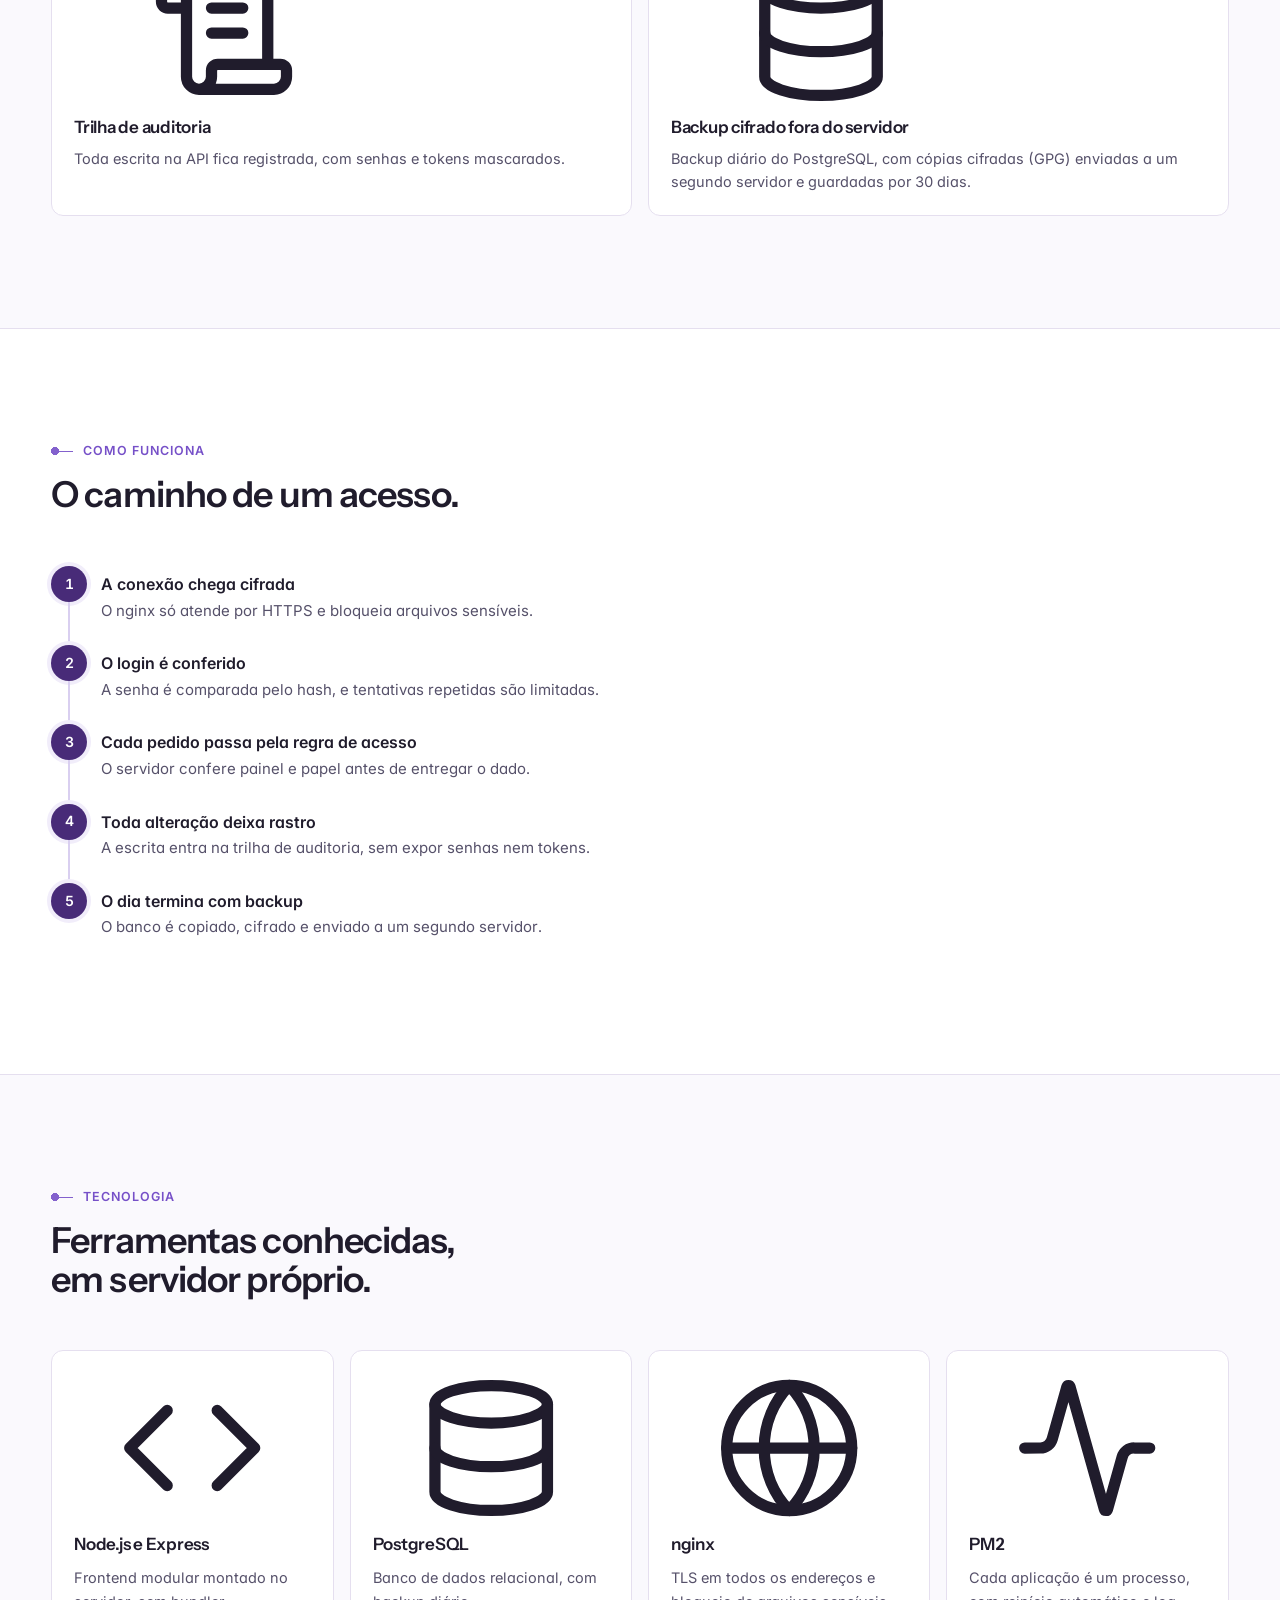
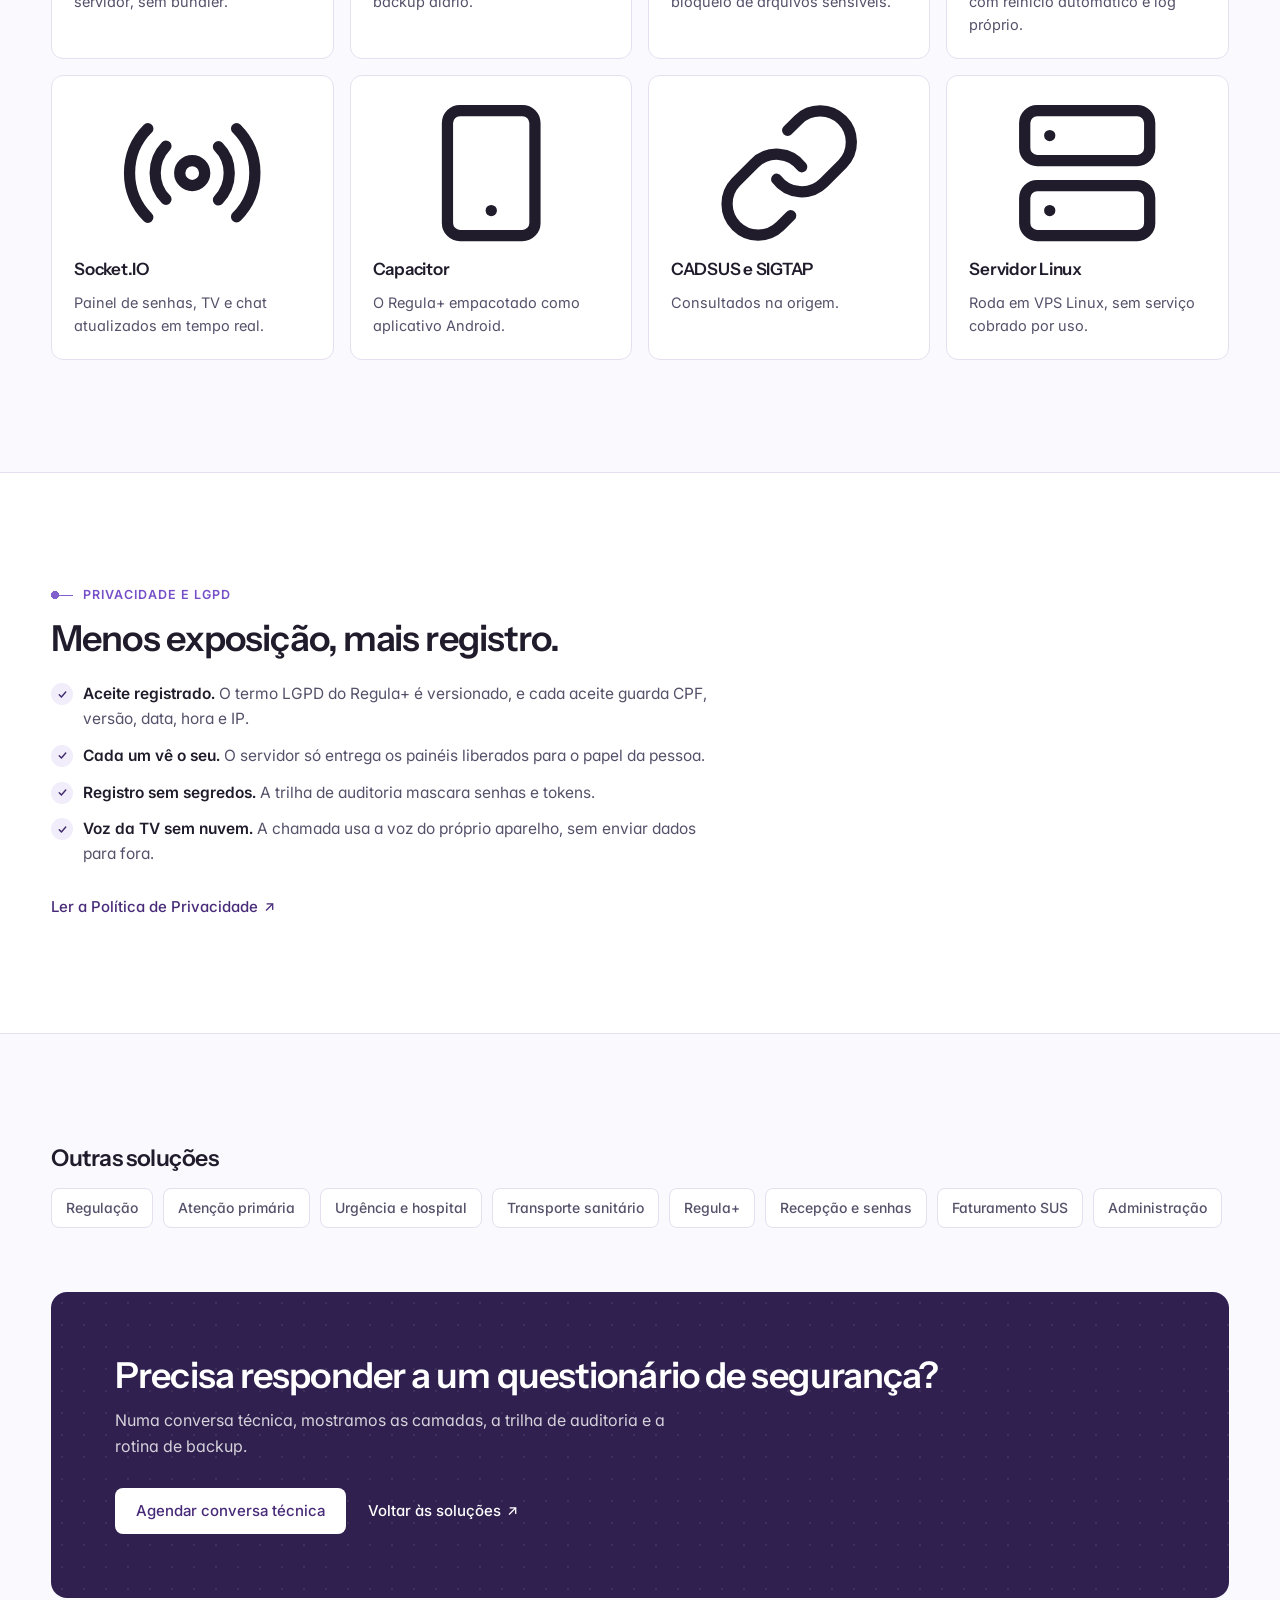
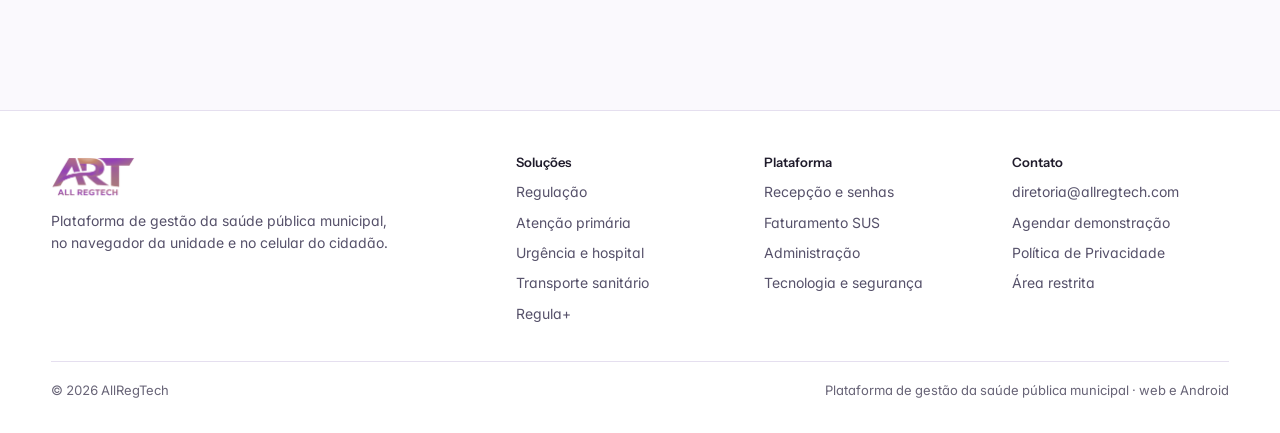
<file: solucoes/tecnologia-seguranca.html>
<!doctype html>
<html lang="pt-BR">
<head>
<meta charset="utf-8">
<meta name="viewport" content="width=device-width, initial-scale=1">
<title>Tecnologia e segurança · AllRegTech</title>
<meta name="description" content="Tecnologia e segurança da AllRegTech: HTTPS em todos os endereços, senhas com hash, acesso conferido no servidor, trilha de auditoria, backup diário cifrado fora do servidor e aceite LGPD versionado.">
<meta name="color-scheme" content="light">
<meta name="theme-color" content="#482b78">
<link rel="icon" href="../assets/logo-art.png">
<meta property="og:title" content="Tecnologia e segurança · AllRegTech">
<meta property="og:description" content="Como o acesso é protegido, onde os dados ficam e como o backup é feito.">
<meta property="og:image" content="../video-capa.jpg">
<meta property="og:type" content="website">
<link rel="preconnect" href="https://fonts.googleapis.com">
<link rel="preconnect" href="https://fonts.gstatic.com" crossorigin>
<link href="https://fonts.googleapis.com/css2?family=Instrument+Sans:wght@500;600;700&family=Inter:wght@400;500;600&display=swap" rel="stylesheet">
<script>try{var k="art-heroi:"+location.pathname;if(sessionStorage.getItem(k))document.documentElement.classList.add("heroi-ok");else sessionStorage.setItem(k,"1")}catch(e){}</script>
<link rel="stylesheet" href="../assets/site.css?v=5">
</head>
<body>
<svg width="0" height="0" style="position:absolute" aria-hidden="true">
  <defs>
    <symbol id="i-cadeado" viewBox="0 0 24 24" fill="none" stroke="currentColor" stroke-width="1.8" stroke-linecap="round" stroke-linejoin="round"><rect x="3" y="11" width="18" height="11" rx="2"/><path d="M7 11V7a5 5 0 0 1 10 0v4"/></symbol>
    <symbol id="i-globo" viewBox="0 0 24 24" fill="none" stroke="currentColor" stroke-width="1.8" stroke-linecap="round" stroke-linejoin="round"><circle cx="12" cy="12" r="10"/><path d="M12 2a14.5 14.5 0 0 0 0 20 14.5 14.5 0 0 0 0-20M2 12h20"/></symbol>
    <symbol id="i-escudo" viewBox="0 0 24 24" fill="none" stroke="currentColor" stroke-width="1.8" stroke-linecap="round" stroke-linejoin="round"><path d="M20 13c0 5-3.5 7.5-7.66 8.95a1 1 0 0 1-.67-.01C7.5 20.5 4 18 4 13V6a1 1 0 0 1 1-1c2 0 4.5-1.2 6.24-2.72a1.17 1.17 0 0 1 1.52 0C14.51 3.81 17 5 19 5a1 1 0 0 1 1 1z"/><path d="m9 12 2 2 4-4"/></symbol>
    <symbol id="i-usuario-ok" viewBox="0 0 24 24" fill="none" stroke="currentColor" stroke-width="1.8" stroke-linecap="round" stroke-linejoin="round"><path d="M16 21v-2a4 4 0 0 0-4-4H6a4 4 0 0 0-4 4v2"/><circle cx="9" cy="7" r="4"/><path d="m16 11 2 2 4-4"/></symbol>
    <symbol id="i-trilha" viewBox="0 0 24 24" fill="none" stroke="currentColor" stroke-width="1.8" stroke-linecap="round" stroke-linejoin="round"><path d="M15 12h-5M15 8h-5M19 17V5a2 2 0 0 0-2-2H4"/><path d="M8 21h12a2 2 0 0 0 2-2v-1a1 1 0 0 0-1-1H11a1 1 0 0 0-1 1v1a2 2 0 1 1-4 0V5a2 2 0 1 0-4 0v2a1 1 0 0 0 1 1h3"/></symbol>
    <symbol id="i-banco" viewBox="0 0 24 24" fill="none" stroke="currentColor" stroke-width="1.8" stroke-linecap="round" stroke-linejoin="round"><ellipse cx="12" cy="5" rx="9" ry="3"/><path d="M3 5v14a9 3 0 0 0 18 0V5"/><path d="M3 12a9 3 0 0 0 18 0"/></symbol>
    <symbol id="i-codigo" viewBox="0 0 24 24" fill="none" stroke="currentColor" stroke-width="1.8" stroke-linecap="round" stroke-linejoin="round"><path d="m16 18 6-6-6-6M8 6l-6 6 6 6"/></symbol>
    <symbol id="i-servidor" viewBox="0 0 24 24" fill="none" stroke="currentColor" stroke-width="1.8" stroke-linecap="round" stroke-linejoin="round"><rect x="2" y="2" width="20" height="8" rx="2"/><rect x="2" y="14" width="20" height="8" rx="2"/><path d="M6 6h.01M6 18h.01"/></symbol>
    <symbol id="i-pulso" viewBox="0 0 24 24" fill="none" stroke="currentColor" stroke-width="1.8" stroke-linecap="round" stroke-linejoin="round"><path d="M22 12h-2.48a2 2 0 0 0-1.93 1.46l-2.35 8.36a.25.25 0 0 1-.48 0L9.24 2.18a.25.25 0 0 0-.48 0l-2.35 8.36A2 2 0 0 1 4.49 12H2"/></symbol>
    <symbol id="i-sinal" viewBox="0 0 24 24" fill="none" stroke="currentColor" stroke-width="1.8" stroke-linecap="round" stroke-linejoin="round"><path d="M4.9 19.1C1 15.2 1 8.8 4.9 4.9M7.8 16.2c-2.3-2.3-2.3-6.1 0-8.5"/><circle cx="12" cy="12" r="2"/><path d="M16.2 7.8c2.3 2.3 2.3 6.1 0 8.5M19.1 4.9C23 8.8 23 15.1 19.1 19"/></symbol>
    <symbol id="i-celular" viewBox="0 0 24 24" fill="none" stroke="currentColor" stroke-width="1.8" stroke-linecap="round" stroke-linejoin="round"><rect x="5" y="2" width="14" height="20" rx="2"/><path d="M12 18h.01"/></symbol>
    <symbol id="i-elo" viewBox="0 0 24 24" fill="none" stroke="currentColor" stroke-width="1.8" stroke-linecap="round" stroke-linejoin="round"><path d="M10 13a5 5 0 0 0 7.54.54l3-3a5 5 0 0 0-7.07-7.07l-1.72 1.71"/><path d="M14 11a5 5 0 0 0-7.54-.54l-3 3a5 5 0 0 0 7.07 7.07l1.71-1.71"/></symbol>
    <symbol id="i-menu" viewBox="0 0 24 24" fill="none" stroke="currentColor" stroke-width="2" stroke-linecap="round"><path d="M4 6h16M4 12h16M4 18h16"/></symbol>
  </defs>
</svg>

<a class="pular" href="#conteudo">Pular para o conteúdo</a>

<header class="topo">
  <div class="caixa">
    <a class="marca" href="../" aria-label="AllRegTech, início"><img src="../assets/logo-art.png" alt="AllRegTech" width="72" height="37"><span>Saúde pública</span></a>
    <nav class="menu" aria-label="Principal">
      <a href="../#jornada">Jornada</a>
      <a href="../#ecossistema">Integração</a>
      <a href="../#solucoes">Soluções</a>
      <a href="tecnologia-seguranca.html" aria-current="page">Segurança</a>
      <a href="../#contato">Contato</a>
    </nav>
    <a class="btn btn-1 btn-p" href="../#contato">Agendar demonstração</a>
    <details class="menu-cel">
      <summary aria-label="Abrir menu"><svg><use href="#i-menu"/></svg></summary>
      <nav aria-label="Principal">
        <a href="../#jornada">Jornada do paciente</a>
        <a href="../#ecossistema">Integração</a>
        <a href="../#solucoes">Soluções</a>
        <a href="tecnologia-seguranca.html">Segurança</a>
        <a href="../#contato">Contato</a>
        <a class="btn btn-1" href="../#contato">Agendar demonstração</a>
      </nav>
    </details>
  </div>
</header>

<main id="conteudo">

<section class="det-heroi" aria-labelledby="t-det">
  <div class="caixa">
    <div>
      <nav class="migalha" aria-label="Você está em"><a href="../">Início</a> / Tecnologia e segurança</nav>
      <p class="sobre">Tecnologia e segurança</p>
      <h1 class="t-1" id="t-det" style="font-size:clamp(32px,4vw,48px)">Segurança que dá para mostrar, camada por camada.</h1>
      <p class="lead" style="margin-top:16px">Como o acesso é protegido, onde os dados ficam e como o backup é feito. Aqui está só o que já funciona hoje.</p>
      <div class="heroi-acoes">
        <a class="btn btn-1" href="../#contato">Conversar com a equipe técnica</a>
        <a class="mais mais-ancora" href="#como-funciona">O caminho de um acesso</a>
      </div>
    </div>
    <figure style="margin:0" aria-label="Ilustração: camadas da plataforma, do navegador ao nginx com TLS, à aplicação Node.js, ao banco PostgreSQL e à cópia cifrada em um segundo servidor">
      <div class="tela">
        <div class="tela-barra"><b>Plataforma · camadas</b><span class="tag in sem">Esquema</span></div>
        <div class="tela-corpo">
          <div class="cartao-m"><div class="linha-m"><b>Navegador e app Android</b><span class="tag sem">Usuário</span></div></div>
          <div class="cartao-m"><div class="linha-m"><b>Borda: nginx</b><span class="tag ok">HTTPS com TLS</span></div><small>Certificado Let's Encrypt · bloqueio de arquivos sensíveis</small></div>
          <div class="cartao-m"><div class="linha-m"><b>Aplicação: Node.js</b><span class="tag in sem">PM2</span></div><small>Helmet e CSP · limite de login · acesso por papel · trilha de auditoria</small></div>
          <div class="cartao-m"><div class="linha-m"><b>Banco: PostgreSQL</b><span class="tag ok">Backup diário</span></div><small>Senhas guardadas com hash (bcrypt)</small></div>
          <div class="cartao-m"><div class="linha-m"><b>Segundo servidor</b><span class="tag ok">Cópia cifrada (GPG)</span></div><small>Fora do servidor principal · guardada por 30 dias</small></div>
        </div>
      </div>
      <figcaption class="miudo" style="margin-top:12px">Ilustração simplificada, sem dados reais.</figcaption>
    </figure>
  </div>
</section>

<section class="secao" id="seguranca" aria-labelledby="t-seg">
  <div class="caixa">
    <div class="cab surge">
      <p class="sobre">Segurança</p>
      <h2 class="t-2" id="t-seg">Proteções em funcionamento, não promessas.</h2>
    </div>
    <div class="funcoes">
      <article class="card surge"><span class="ico"><svg aria-hidden="true"><use href="#i-cadeado"/></svg></span><h3>Login protegido</h3><p>Senhas guardadas com hash (bcrypt) e limite de tentativas de login por usuário e por IP.</p></article>
      <article class="card surge"><span class="ico"><svg aria-hidden="true"><use href="#i-globo"/></svg></span><h3>HTTPS em todos os endereços</h3><p>Certificados Let's Encrypt e nginx com TLS, que também bloqueia o acesso a arquivos sensíveis.</p></article>
      <article class="card surge"><span class="ico"><svg aria-hidden="true"><use href="#i-escudo"/></svg></span><h3>Cabeçalhos de segurança</h3><p>Cabeçalhos de proteção e política de conteúdo (CSP) aplicados com Helmet.</p></article>
      <article class="card surge"><span class="ico"><svg aria-hidden="true"><use href="#i-usuario-ok"/></svg></span><h3>Acesso conferido no servidor</h3><p>Painel e papel são checados no servidor. Esconder um botão na tela não basta.</p></article>
      <article class="card surge"><span class="ico"><svg aria-hidden="true"><use href="#i-trilha"/></svg></span><h3>Trilha de auditoria</h3><p>Toda escrita na API fica registrada, com senhas e tokens mascarados.</p></article>
      <article class="card surge"><span class="ico"><svg aria-hidden="true"><use href="#i-banco"/></svg></span><h3>Backup cifrado fora do servidor</h3><p>Backup diário do PostgreSQL, com cópias cifradas (GPG) enviadas a um segundo servidor e guardadas por 30 dias.</p></article>
    </div>
  </div>
</section>

<section class="secao secao-branca" id="como-funciona" aria-labelledby="t-como">
  <div class="caixa">
    <div class="cab surge">
      <p class="sobre">Como funciona</p>
      <h2 class="t-2" id="t-como">O caminho de um acesso.</h2>
    </div>
    <ol class="fluxo surge">
      <li><div><b>A conexão chega cifrada</b><span>O nginx só atende por HTTPS e bloqueia arquivos sensíveis.</span></div></li>
      <li><div><b>O login é conferido</b><span>A senha é comparada pelo hash, e tentativas repetidas são limitadas.</span></div></li>
      <li><div><b>Cada pedido passa pela regra de acesso</b><span>O servidor confere painel e papel antes de entregar o dado.</span></div></li>
      <li><div><b>Toda alteração deixa rastro</b><span>A escrita entra na trilha de auditoria, sem expor senhas nem tokens.</span></div></li>
      <li><div><b>O dia termina com backup</b><span>O banco é copiado, cifrado e enviado a um segundo servidor.</span></div></li>
    </ol>
  </div>
</section>

<section class="secao" id="tecnologia" aria-labelledby="t-tec">
  <div class="caixa">
    <div class="cab surge">
      <p class="sobre">Tecnologia</p>
      <h2 class="t-2" id="t-tec">Ferramentas conhecidas, em servidor próprio.</h2>
    </div>
    <div class="confia">
      <article class="card surge"><span class="ico"><svg aria-hidden="true"><use href="#i-codigo"/></svg></span><h3>Node.js e Express</h3><p>Frontend modular montado no servidor, sem bundler.</p></article>
      <article class="card surge"><span class="ico"><svg aria-hidden="true"><use href="#i-banco"/></svg></span><h3>PostgreSQL</h3><p>Banco de dados relacional, com backup diário.</p></article>
      <article class="card surge"><span class="ico"><svg aria-hidden="true"><use href="#i-globo"/></svg></span><h3>nginx</h3><p>TLS em todos os endereços e bloqueio de arquivos sensíveis.</p></article>
      <article class="card surge"><span class="ico"><svg aria-hidden="true"><use href="#i-pulso"/></svg></span><h3>PM2</h3><p>Cada aplicação é um processo, com reinício automático e log próprio.</p></article>
      <article class="card surge"><span class="ico"><svg aria-hidden="true"><use href="#i-sinal"/></svg></span><h3>Socket.IO</h3><p>Painel de senhas, TV e chat atualizados em tempo real.</p></article>
      <article class="card surge"><span class="ico"><svg aria-hidden="true"><use href="#i-celular"/></svg></span><h3>Capacitor</h3><p>O Regula+ empacotado como aplicativo Android.</p></article>
      <article class="card surge"><span class="ico"><svg aria-hidden="true"><use href="#i-elo"/></svg></span><h3>CADSUS e SIGTAP</h3><p>Consultados na origem.</p></article>
      <article class="card surge"><span class="ico"><svg aria-hidden="true"><use href="#i-servidor"/></svg></span><h3>Servidor Linux</h3><p>Roda em VPS Linux, sem serviço cobrado por uso.</p></article>
    </div>
  </div>
</section>

<section class="secao secao-branca" id="privacidade" aria-labelledby="t-priv">
  <div class="caixa">
    <div class="cab surge" style="margin-bottom:0">
      <p class="sobre">Privacidade e LGPD</p>
      <h2 class="t-2" id="t-priv">Menos exposição, mais registro.</h2>
      <ul class="beneficios">
        <li><span><b>Aceite registrado.</b> O termo LGPD do Regula+ é versionado, e cada aceite guarda CPF, versão, data, hora e IP.</span></li>
        <li><span><b>Cada um vê o seu.</b> O servidor só entrega os painéis liberados para o papel da pessoa.</span></li>
        <li><span><b>Registro sem segredos.</b> A trilha de auditoria mascara senhas e tokens.</span></li>
        <li><span><b>Voz da TV sem nuvem.</b> A chamada usa a voz do próprio aparelho, sem enviar dados para fora.</span></li>
      </ul>
      <a class="mais" href="/privacidade.html">Ler a Política de Privacidade</a>
    </div>
  </div>
</section>

<section class="secao" aria-labelledby="t-outras" style="padding-bottom:clamp(40px,5vw,64px)">
  <div class="caixa">
    <h2 class="t-3" id="t-outras" style="margin-bottom:16px">Outras soluções</h2>
    <nav class="outras" aria-label="Outras soluções">
      <a href="regulacao.html">Regulação</a>
      <a href="atencao-primaria.html">Atenção primária</a>
      <a href="urgencia-hospitalar.html">Urgência e hospital</a>
      <a href="transporte.html">Transporte sanitário</a>
      <a href="regula-mais.html">Regula+</a>
      <a href="recepcao-senhas.html">Recepção e senhas</a>
      <a href="faturamento-sus.html">Faturamento SUS</a>
      <a href="administracao.html">Administração</a>
    </nav>
  </div>
</section>

<section class="secao" aria-labelledby="t-conv" style="padding-top:0">
  <div class="caixa">
    <div class="convite surge" style="grid-template-columns:minmax(0,1fr)">
      <div>
        <h2 class="t-2" id="t-conv">Precisa responder a um questionário de segurança?</h2>
        <p class="lead">Numa conversa técnica, mostramos as camadas, a trilha de auditoria e a rotina de backup.</p>
        <div class="convite-acoes">
          <a class="btn btn-1" href="mailto:diretoria@allregtech.com?subject=Conversa%20t%C3%A9cnica%20sobre%20seguran%C3%A7a">Agendar conversa técnica</a>
          <a class="mais" href="../#solucoes">Voltar às soluções</a>
        </div>
      </div>
    </div>
  </div>
</section>

</main>

<footer class="rodape">
  <div class="caixa">
    <div class="rodape-grade">
      <div class="rodape-marca">
        <img src="../assets/logo-art.png" alt="AllRegTech" width="84" height="43">
        <p>Plataforma de gestão da saúde pública municipal, no navegador da unidade e no celular do cidadão.</p>
      </div>
      <div>
        <h2>Soluções</h2>
        <ul>
          <li><a href="regulacao.html">Regulação</a></li>
          <li><a href="atencao-primaria.html">Atenção primária</a></li>
          <li><a href="urgencia-hospitalar.html">Urgência e hospital</a></li>
          <li><a href="transporte.html">Transporte sanitário</a></li>
          <li><a href="regula-mais.html">Regula+</a></li>
        </ul>
      </div>
      <div>
        <h2>Plataforma</h2>
        <ul>
          <li><a href="recepcao-senhas.html">Recepção e senhas</a></li>
          <li><a href="faturamento-sus.html">Faturamento SUS</a></li>
          <li><a href="administracao.html">Administração</a></li>
          <li><a href="tecnologia-seguranca.html" aria-current="page">Tecnologia e segurança</a></li>
        </ul>
      </div>
      <div>
        <h2>Contato</h2>
        <ul>
          <li><a href="mailto:diretoria@allregtech.com">diretoria@allregtech.com</a></li>
          <li><a href="../#contato">Agendar demonstração</a></li>
          <li><a href="/privacidade.html">Política de Privacidade</a></li>
          <li><a href="/material/">Área restrita</a></li>
        </ul>
      </div>
    </div>
    <div class="rodape-base"><span>© 2026 AllRegTech</span><span>Plataforma de gestão da saúde pública municipal · web e Android</span></div>
  </div>
</footer>

<script src="../assets/site.js?v=5" defer></script>
</body>
</html>
</file>
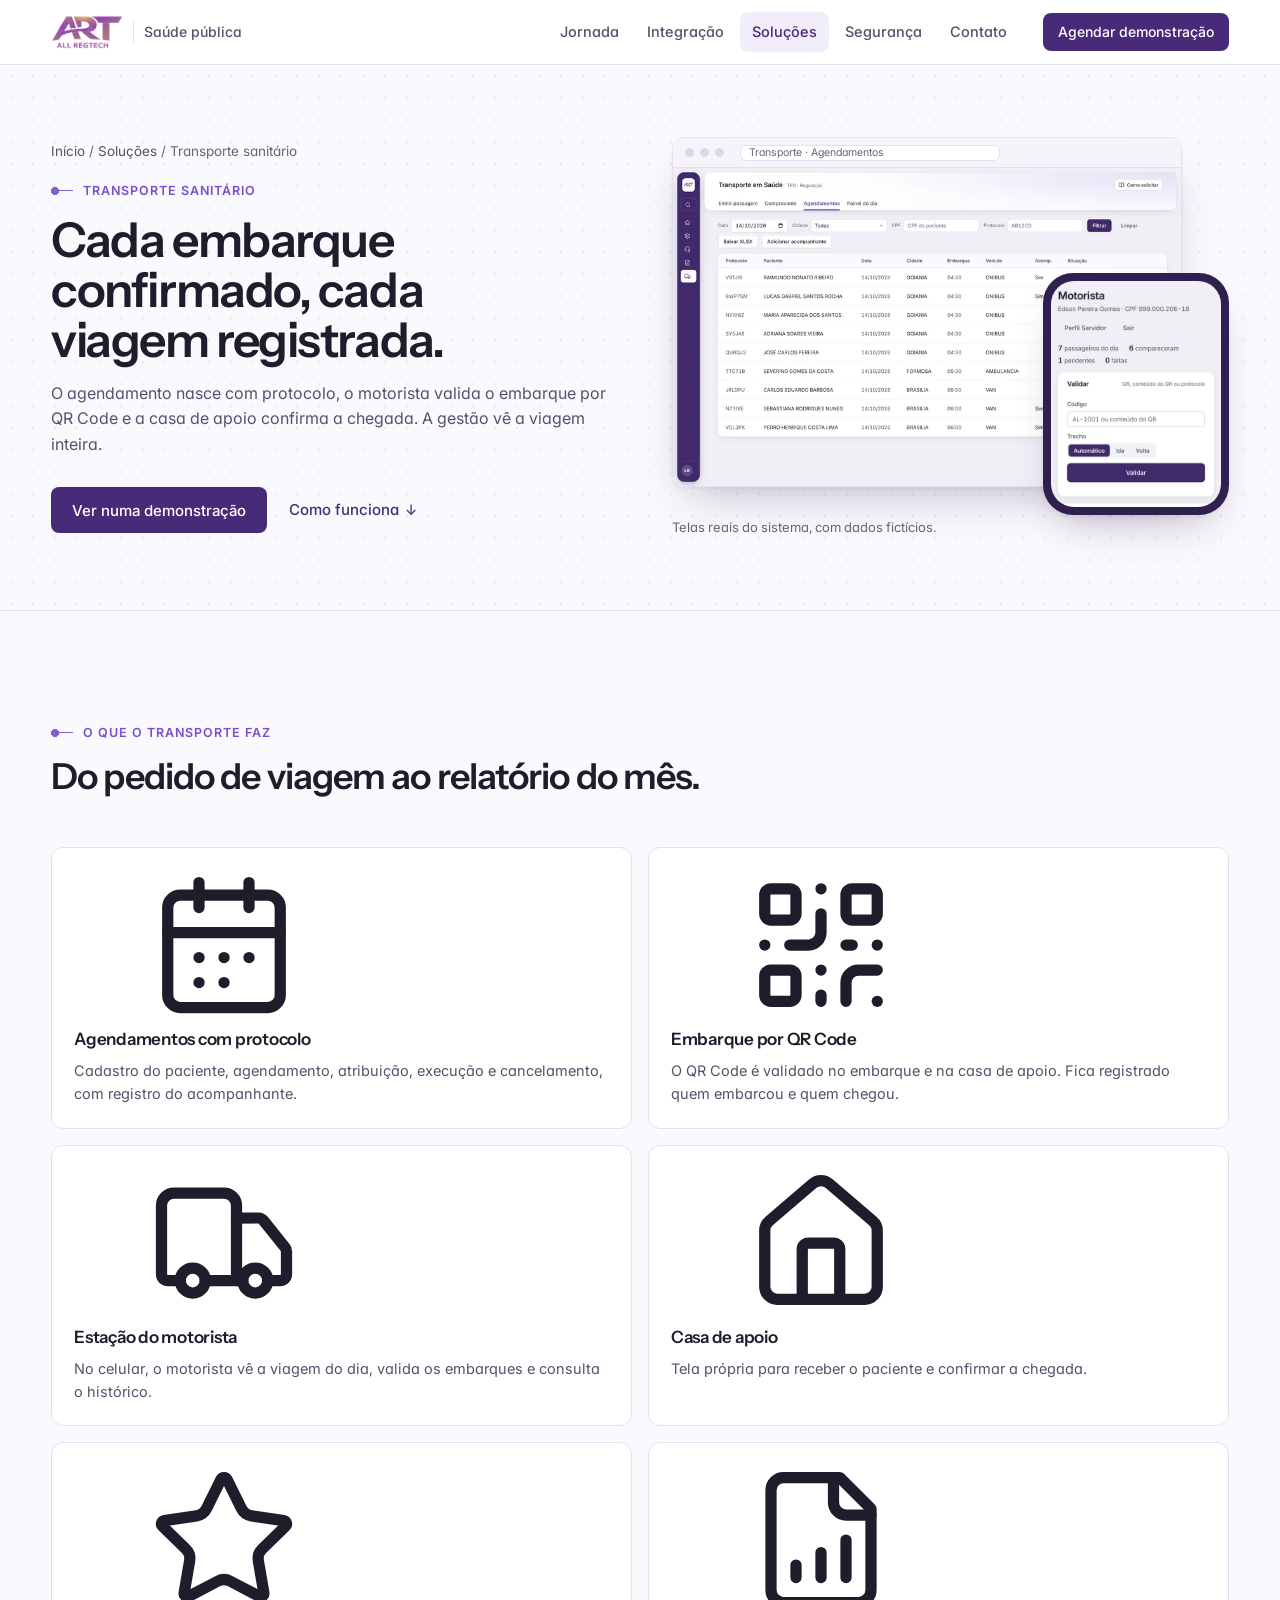
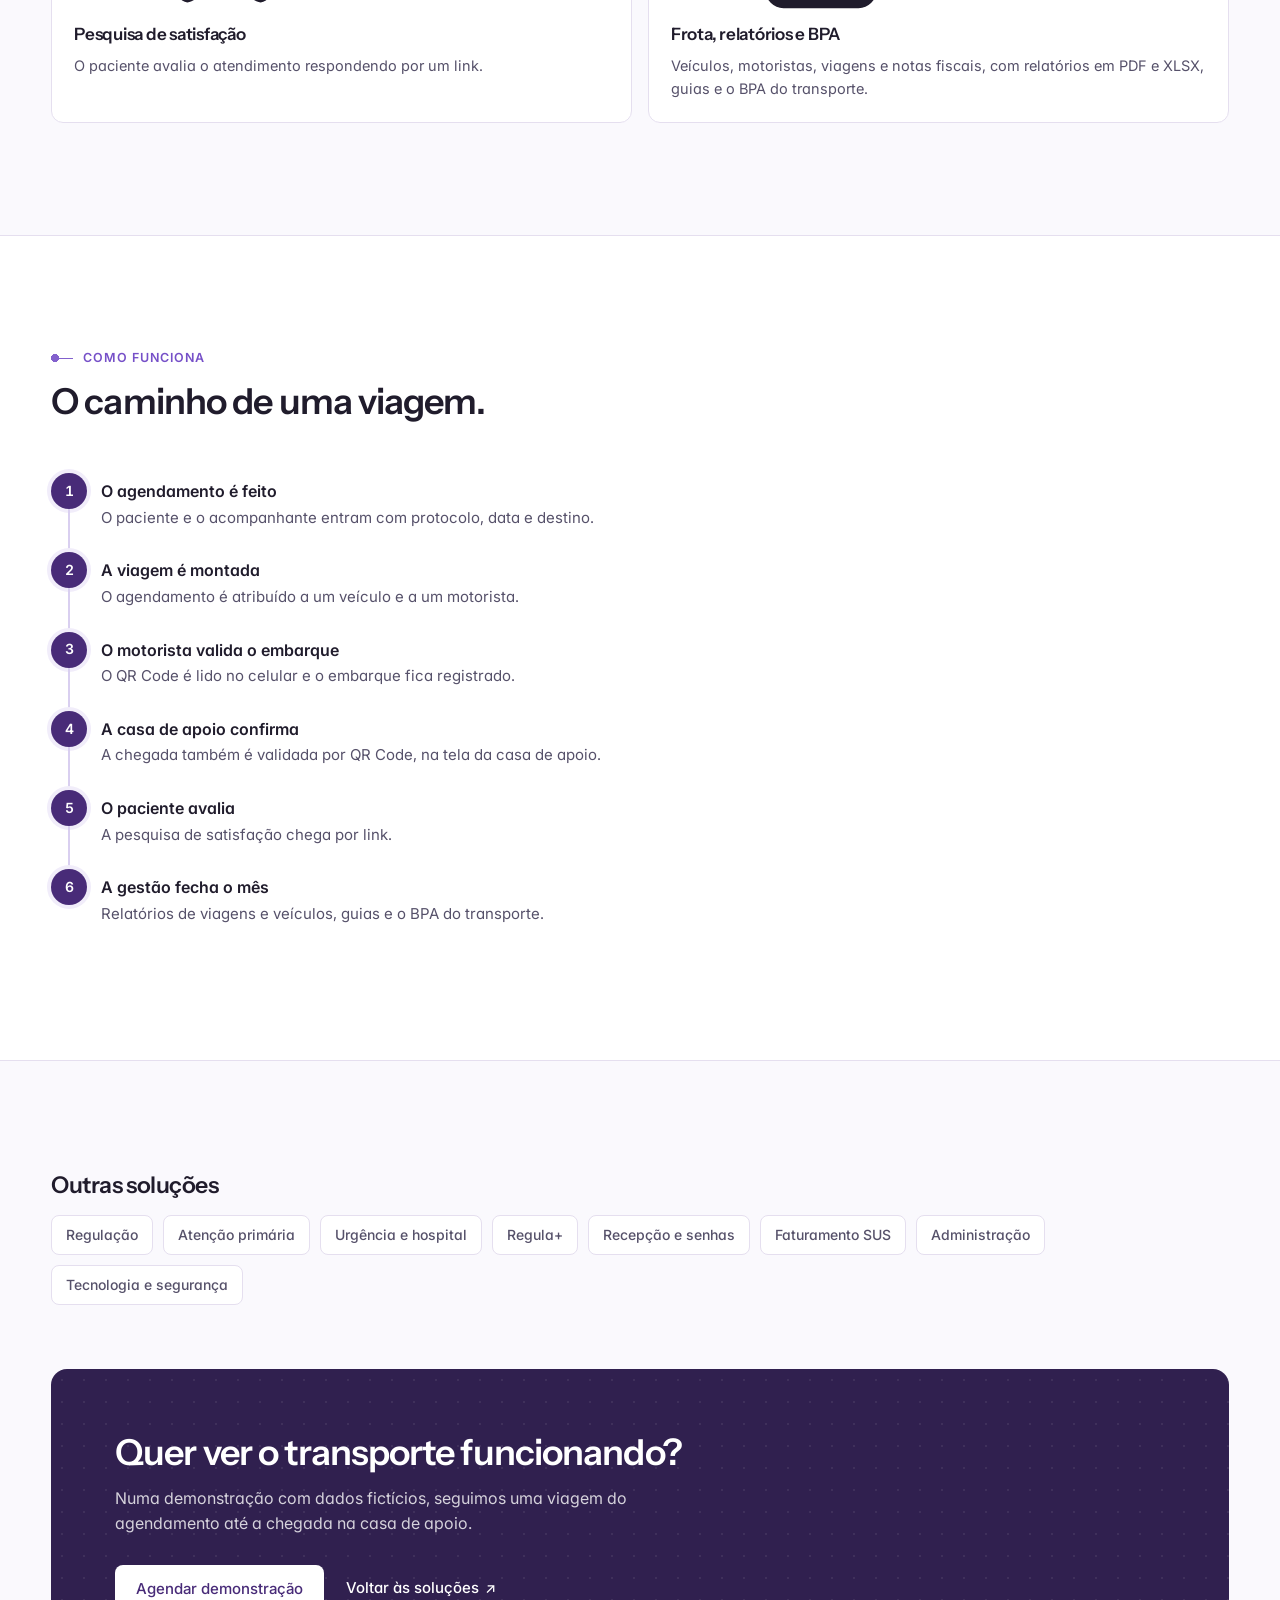
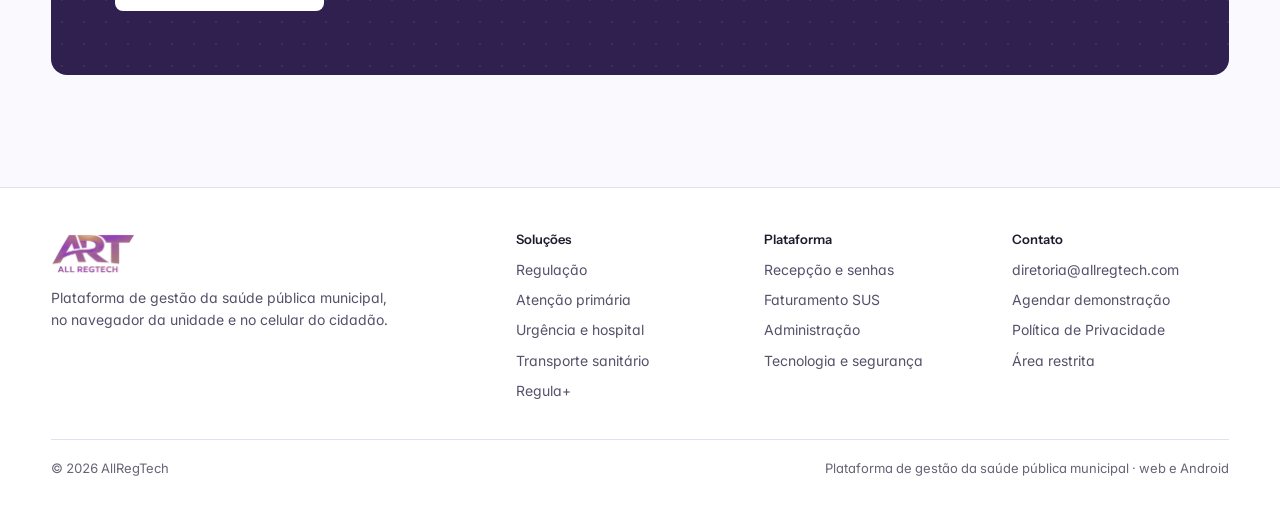
<file: solucoes/transporte.html>
<!doctype html>
<html lang="pt-BR">
<head>
<meta charset="utf-8">
<meta name="viewport" content="width=device-width, initial-scale=1">
<title>Transporte sanitário · AllRegTech</title>
<meta name="description" content="Transporte sanitário da AllRegTech: agendamentos com protocolo, embarque validado por QR Code, estação do motorista, casa de apoio, relatórios e BPA do transporte.">
<meta name="color-scheme" content="light">
<meta name="theme-color" content="#482b78">
<link rel="icon" href="../assets/logo-art.png">
<meta property="og:title" content="Transporte sanitário · AllRegTech">
<meta property="og:description" content="Do agendamento ao embarque validado por QR Code, cada viagem fica registrada.">
<meta property="og:image" content="../video-capa.jpg">
<meta property="og:type" content="website">
<link rel="preconnect" href="https://fonts.googleapis.com">
<link rel="preconnect" href="https://fonts.gstatic.com" crossorigin>
<link href="https://fonts.googleapis.com/css2?family=Instrument+Sans:wght@500;600;700&family=Inter:wght@400;500;600&display=swap" rel="stylesheet">
<script>try{var k="art-heroi:"+location.pathname;if(sessionStorage.getItem(k))document.documentElement.classList.add("heroi-ok");else sessionStorage.setItem(k,"1")}catch(e){}</script>
<link rel="stylesheet" href="../assets/site.css?v=5">
</head>
<body>
<svg width="0" height="0" style="position:absolute" aria-hidden="true">
  <defs>
    <symbol id="i-agenda" viewBox="0 0 24 24" fill="none" stroke="currentColor" stroke-width="1.8" stroke-linecap="round" stroke-linejoin="round"><rect x="3" y="4" width="18" height="18" rx="2"/><path d="M16 2v4M8 2v4M3 10h18"/><path d="M8 14h.01M12 14h.01M16 14h.01M8 18h.01M12 18h.01"/></symbol>
    <symbol id="i-qr" viewBox="0 0 24 24" fill="none" stroke="currentColor" stroke-width="1.8" stroke-linecap="round" stroke-linejoin="round"><rect x="3" y="3" width="5" height="5" rx="1"/><rect x="16" y="3" width="5" height="5" rx="1"/><rect x="3" y="16" width="5" height="5" rx="1"/><path d="M21 16h-3a2 2 0 0 0-2 2v3"/><path d="M21 21v.01"/><path d="M12 7v3a2 2 0 0 1-2 2H7"/><path d="M3 12h.01M12 3h.01M12 16v.01M16 12h1M21 12v.01M12 21v-1"/></symbol>
    <symbol id="i-carro" viewBox="0 0 24 24" fill="none" stroke="currentColor" stroke-width="1.8" stroke-linecap="round" stroke-linejoin="round"><path d="M14 18V6a2 2 0 0 0-2-2H4a2 2 0 0 0-2 2v11a1 1 0 0 0 1 1h2"/><path d="M15 18H9"/><path d="M19 18h2a1 1 0 0 0 1-1v-3.65a1 1 0 0 0-.22-.62l-3.48-4.35A1 1 0 0 0 17.52 8H14"/><circle cx="17" cy="18" r="2"/><circle cx="7" cy="18" r="2"/></symbol>
    <symbol id="i-casa" viewBox="0 0 24 24" fill="none" stroke="currentColor" stroke-width="1.8" stroke-linecap="round" stroke-linejoin="round"><path d="M15 21v-8a1 1 0 0 0-1-1h-4a1 1 0 0 0-1 1v8"/><path d="M3 10a2 2 0 0 1 .709-1.528l7-5.999a2 2 0 0 1 2.582 0l7 5.999A2 2 0 0 1 21 10v9a2 2 0 0 1-2 2H5a2 2 0 0 1-2-2z"/></symbol>
    <symbol id="i-estrela" viewBox="0 0 24 24" fill="none" stroke="currentColor" stroke-width="1.8" stroke-linecap="round" stroke-linejoin="round"><path d="M11.525 2.295a.53.53 0 0 1 .95 0l2.31 4.679a2.123 2.123 0 0 0 1.595 1.16l5.166.756a.53.53 0 0 1 .294.904l-3.736 3.638a2.123 2.123 0 0 0-.611 1.878l.882 5.14a.53.53 0 0 1-.771.56l-4.618-2.428a2.122 2.122 0 0 0-1.973 0L6.396 21.01a.53.53 0 0 1-.77-.56l.881-5.139a2.122 2.122 0 0 0-.611-1.879L2.16 9.795a.53.53 0 0 1 .294-.906l5.165-.755a2.122 2.122 0 0 0 1.597-1.16z"/></symbol>
    <symbol id="i-relatorio" viewBox="0 0 24 24" fill="none" stroke="currentColor" stroke-width="1.8" stroke-linecap="round" stroke-linejoin="round"><path d="M15 2H6a2 2 0 0 0-2 2v16a2 2 0 0 0 2 2h12a2 2 0 0 0 2-2V7Z"/><path d="M14 2v4a2 2 0 0 0 2 2h4"/><path d="M8 18v-2M12 18v-4M16 18v-6"/></symbol>
    <symbol id="i-menu" viewBox="0 0 24 24" fill="none" stroke="currentColor" stroke-width="2" stroke-linecap="round"><path d="M4 6h16M4 12h16M4 18h16"/></symbol>
  </defs>
</svg>

<a class="pular" href="#conteudo">Pular para o conteúdo</a>

<header class="topo">
  <div class="caixa">
    <a class="marca" href="../" aria-label="AllRegTech, início"><img src="../assets/logo-art.png" alt="AllRegTech" width="72" height="37"><span>Saúde pública</span></a>
    <nav class="menu" aria-label="Principal">
      <a href="../#jornada">Jornada</a>
      <a href="../#ecossistema">Integração</a>
      <a href="../#solucoes" aria-current="page">Soluções</a>
      <a href="tecnologia-seguranca.html">Segurança</a>
      <a href="../#contato">Contato</a>
    </nav>
    <a class="btn btn-1 btn-p" href="../#contato">Agendar demonstração</a>
    <details class="menu-cel">
      <summary aria-label="Abrir menu"><svg><use href="#i-menu"/></svg></summary>
      <nav aria-label="Principal">
        <a href="../#jornada">Jornada do paciente</a>
        <a href="../#ecossistema">Integração</a>
        <a href="../#solucoes">Soluções</a>
        <a href="tecnologia-seguranca.html">Segurança</a>
        <a href="../#contato">Contato</a>
        <a class="btn btn-1" href="../#contato">Agendar demonstração</a>
      </nav>
    </details>
  </div>
</header>

<main id="conteudo">

<section class="det-heroi" aria-labelledby="t-det">
  <div class="caixa">
    <div>
      <nav class="migalha" aria-label="Você está em"><a href="../">Início</a> / <a href="../#solucoes">Soluções</a> / Transporte sanitário</nav>
      <p class="sobre">Transporte sanitário</p>
      <h1 class="t-1" id="t-det" style="font-size:clamp(32px,4vw,48px)">Cada embarque confirmado, cada viagem registrada.</h1>
      <p class="lead" style="margin-top:16px">O agendamento nasce com protocolo, o motorista valida o embarque por QR Code e a casa de apoio confirma a chegada. A gestão vê a viagem inteira.</p>
      <div class="heroi-acoes">
        <a class="btn btn-1" href="../#contato">Ver numa demonstração</a>
        <a class="mais mais-ancora" href="#como-funciona">Como funciona</a>
      </div>
    </div>
    <figure style="margin:0" aria-label="Telas reais do sistema, com dados fictícios">
      <div class="vitrine"><div class="dupla"><div class="janela"><div class="janela-barra" aria-hidden="true"><i></i><i></i><i></i><span>Transporte · Agendamentos</span></div><img src="../assets/telas/transporte-agenda.webp?v=2" srcset="../assets/telas/transporte-agenda-p.webp?v=2 800w, ../assets/telas/transporte-agenda.webp?v=2 1600w" sizes="(max-width:900px) 92vw, 50vw" width="1600" height="1000" alt="Agendamentos do transporte do dia, com destino, embarque, veículo e presença, com dados fictícios" fetchpriority="high" decoding="async"></div><div class="aparelho"><img src="../assets/telas/transporte-motorista.webp?v=2" srcset="../assets/telas/transporte-motorista-p.webp?v=2 420w, ../assets/telas/transporte-motorista.webp?v=2 780w" sizes="(max-width:560px) 150px, 200px" width="780" height="1040" alt="Tela do motorista no celular, com os passageiros do dia e a validação por QR Code, com dados fictícios" loading="lazy" decoding="async"></div></div></div>
      <figcaption class="vitrine-legenda">Telas reais do sistema, com dados fictícios.</figcaption>
    </figure>
  </div>
</section>

<section class="secao" aria-labelledby="t-faz">
  <div class="caixa">
    <div class="cab surge">
      <p class="sobre">O que o transporte faz</p>
      <h2 class="t-2" id="t-faz">Do pedido de viagem ao relatório do mês.</h2>
    </div>
    <div class="funcoes">
      <article class="card surge"><span class="ico"><svg aria-hidden="true"><use href="#i-agenda"/></svg></span><h3>Agendamentos com protocolo</h3><p>Cadastro do paciente, agendamento, atribuição, execução e cancelamento, com registro do acompanhante.</p></article>
      <article class="card surge"><span class="ico"><svg aria-hidden="true"><use href="#i-qr"/></svg></span><h3>Embarque por QR Code</h3><p>O QR Code é validado no embarque e na casa de apoio. Fica registrado quem embarcou e quem chegou.</p></article>
      <article class="card surge"><span class="ico"><svg aria-hidden="true"><use href="#i-carro"/></svg></span><h3>Estação do motorista</h3><p>No celular, o motorista vê a viagem do dia, valida os embarques e consulta o histórico.</p></article>
      <article class="card surge"><span class="ico"><svg aria-hidden="true"><use href="#i-casa"/></svg></span><h3>Casa de apoio</h3><p>Tela própria para receber o paciente e confirmar a chegada.</p></article>
      <article class="card surge"><span class="ico"><svg aria-hidden="true"><use href="#i-estrela"/></svg></span><h3>Pesquisa de satisfação</h3><p>O paciente avalia o atendimento respondendo por um link.</p></article>
      <article class="card surge"><span class="ico"><svg aria-hidden="true"><use href="#i-relatorio"/></svg></span><h3>Frota, relatórios e BPA</h3><p>Veículos, motoristas, viagens e notas fiscais, com relatórios em PDF e XLSX, guias e o BPA do transporte.</p></article>
    </div>
  </div>
</section>

<section class="secao secao-branca" id="como-funciona" aria-labelledby="t-como">
  <div class="caixa">
    <div class="cab surge">
      <p class="sobre">Como funciona</p>
      <h2 class="t-2" id="t-como">O caminho de uma viagem.</h2>
    </div>
    <ol class="fluxo surge">
      <li><div><b>O agendamento é feito</b><span>O paciente e o acompanhante entram com protocolo, data e destino.</span></div></li>
      <li><div><b>A viagem é montada</b><span>O agendamento é atribuído a um veículo e a um motorista.</span></div></li>
      <li><div><b>O motorista valida o embarque</b><span>O QR Code é lido no celular e o embarque fica registrado.</span></div></li>
      <li><div><b>A casa de apoio confirma</b><span>A chegada também é validada por QR Code, na tela da casa de apoio.</span></div></li>
      <li><div><b>O paciente avalia</b><span>A pesquisa de satisfação chega por link.</span></div></li>
      <li><div><b>A gestão fecha o mês</b><span>Relatórios de viagens e veículos, guias e o BPA do transporte.</span></div></li>
    </ol>
  </div>
</section>

<section class="secao" aria-labelledby="t-outras" style="padding-bottom:clamp(40px,5vw,64px)">
  <div class="caixa">
    <h2 class="t-3" id="t-outras" style="margin-bottom:16px">Outras soluções</h2>
    <nav class="outras" aria-label="Outras soluções">
      <a href="regulacao.html">Regulação</a>
      <a href="atencao-primaria.html">Atenção primária</a>
      <a href="urgencia-hospitalar.html">Urgência e hospital</a>
      <a href="regula-mais.html">Regula+</a>
      <a href="recepcao-senhas.html">Recepção e senhas</a>
      <a href="faturamento-sus.html">Faturamento SUS</a>
      <a href="administracao.html">Administração</a>
      <a href="tecnologia-seguranca.html">Tecnologia e segurança</a>
    </nav>
  </div>
</section>

<section class="secao" aria-labelledby="t-conv" style="padding-top:0">
  <div class="caixa">
    <div class="convite surge" style="grid-template-columns:minmax(0,1fr)">
      <div>
        <h2 class="t-2" id="t-conv">Quer ver o transporte funcionando?</h2>
        <p class="lead">Numa demonstração com dados fictícios, seguimos uma viagem do agendamento até a chegada na casa de apoio.</p>
        <div class="convite-acoes">
          <a class="btn btn-1" href="mailto:diretoria@allregtech.com?subject=Demonstra%C3%A7%C3%A3o%20do%20transporte%20sanit%C3%A1rio">Agendar demonstração</a>
          <a class="mais" href="../#solucoes">Voltar às soluções</a>
        </div>
      </div>
    </div>
  </div>
</section>

</main>

<footer class="rodape">
  <div class="caixa">
    <div class="rodape-grade">
      <div class="rodape-marca">
        <img src="../assets/logo-art.png" alt="AllRegTech" width="84" height="43">
        <p>Plataforma de gestão da saúde pública municipal, no navegador da unidade e no celular do cidadão.</p>
      </div>
      <div>
        <h2>Soluções</h2>
        <ul>
          <li><a href="regulacao.html">Regulação</a></li>
          <li><a href="atencao-primaria.html">Atenção primária</a></li>
          <li><a href="urgencia-hospitalar.html">Urgência e hospital</a></li>
          <li><a href="transporte.html" aria-current="page">Transporte sanitário</a></li>
          <li><a href="regula-mais.html">Regula+</a></li>
        </ul>
      </div>
      <div>
        <h2>Plataforma</h2>
        <ul>
          <li><a href="recepcao-senhas.html">Recepção e senhas</a></li>
          <li><a href="faturamento-sus.html">Faturamento SUS</a></li>
          <li><a href="administracao.html">Administração</a></li>
          <li><a href="tecnologia-seguranca.html">Tecnologia e segurança</a></li>
        </ul>
      </div>
      <div>
        <h2>Contato</h2>
        <ul>
          <li><a href="mailto:diretoria@allregtech.com">diretoria@allregtech.com</a></li>
          <li><a href="../#contato">Agendar demonstração</a></li>
          <li><a href="/privacidade.html">Política de Privacidade</a></li>
          <li><a href="/material/">Área restrita</a></li>
        </ul>
      </div>
    </div>
    <div class="rodape-base"><span>© 2026 AllRegTech</span><span>Plataforma de gestão da saúde pública municipal · web e Android</span></div>
  </div>
</footer>

<script src="../assets/site.js?v=5" defer></script>
</body>
</html>
</file>
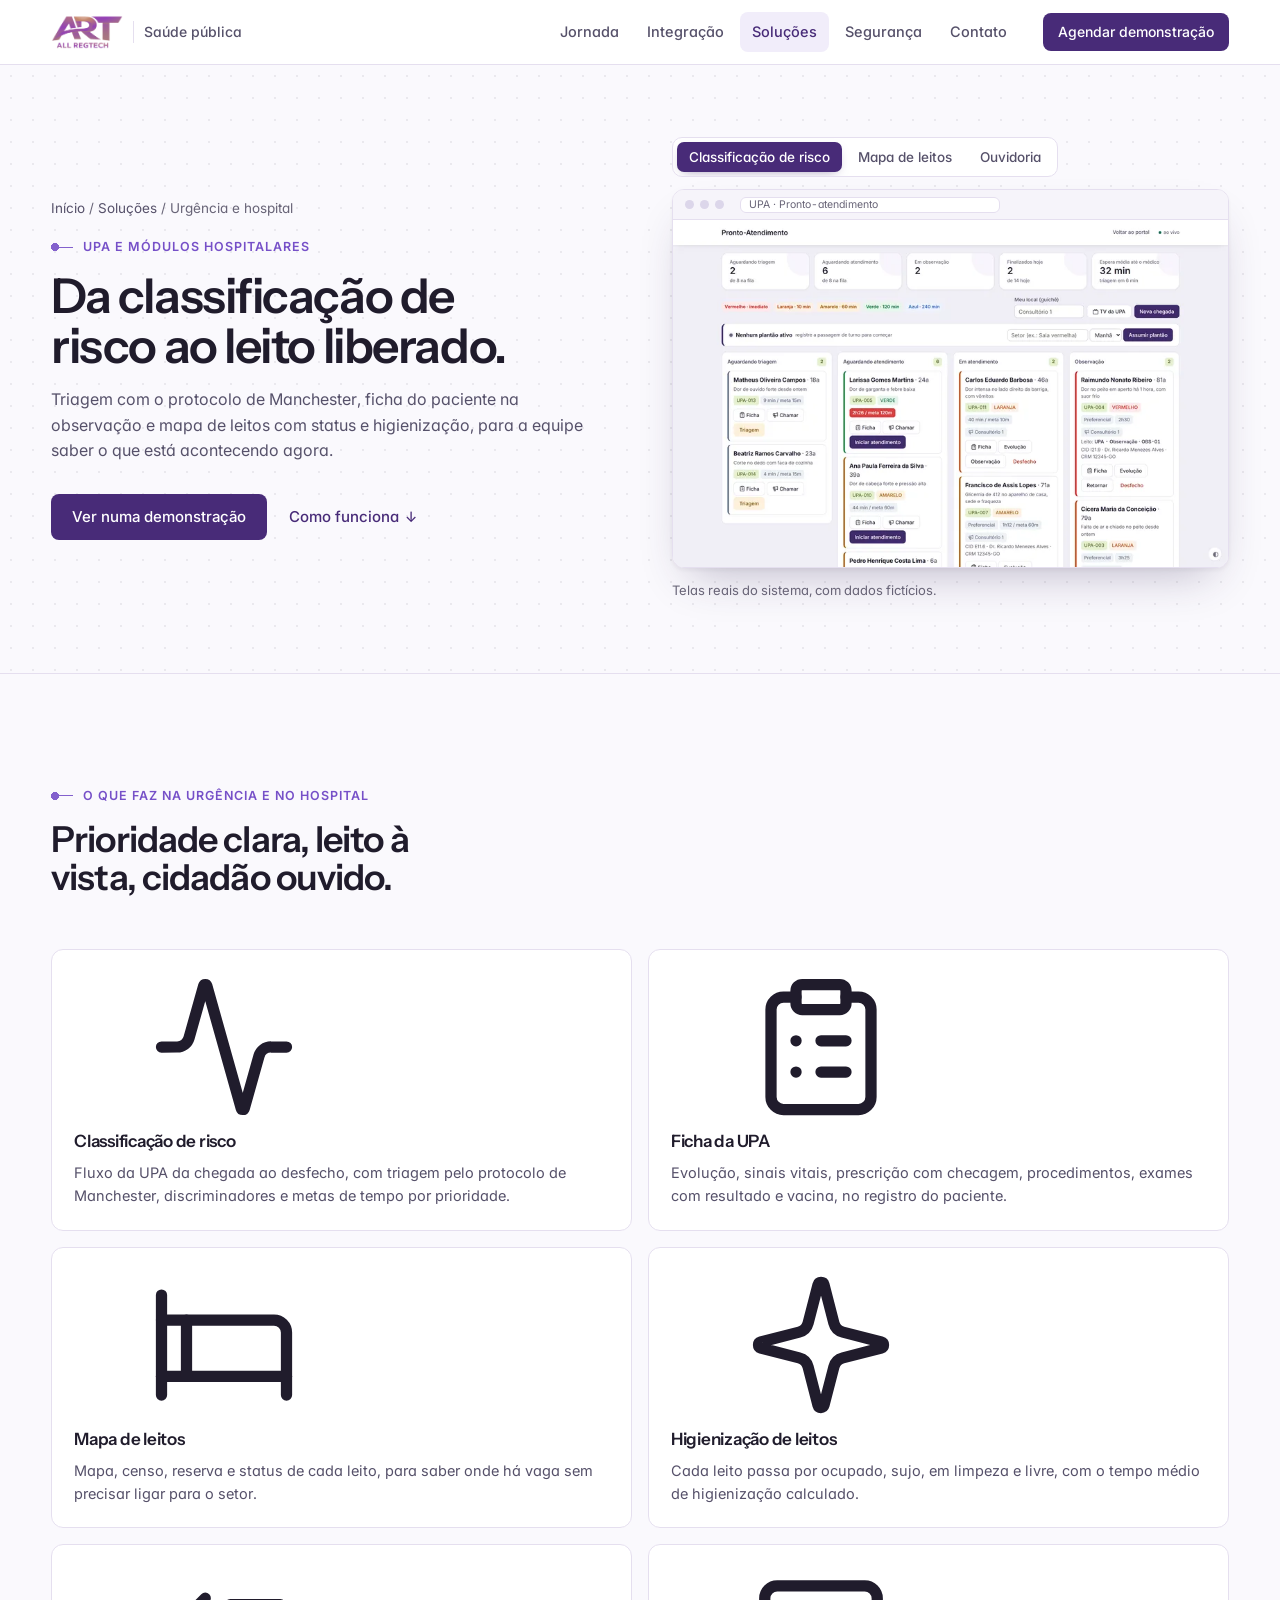
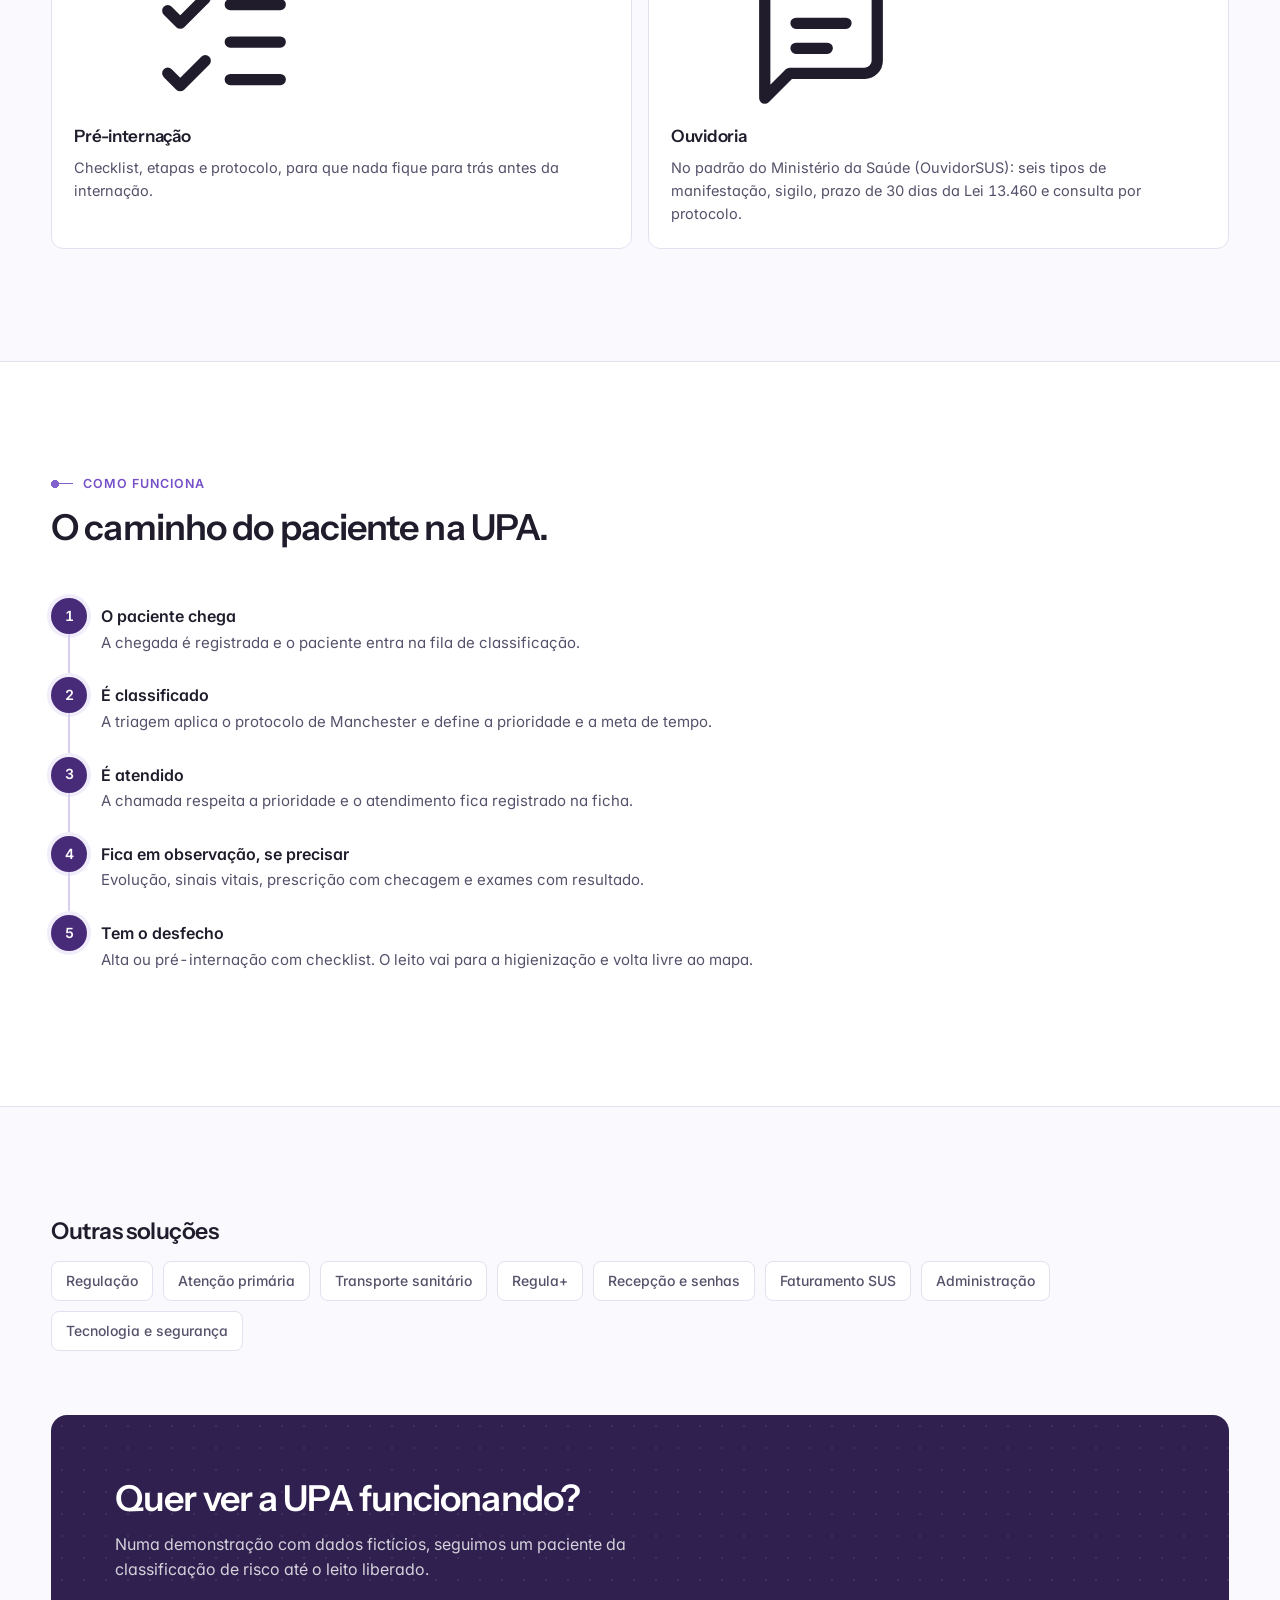
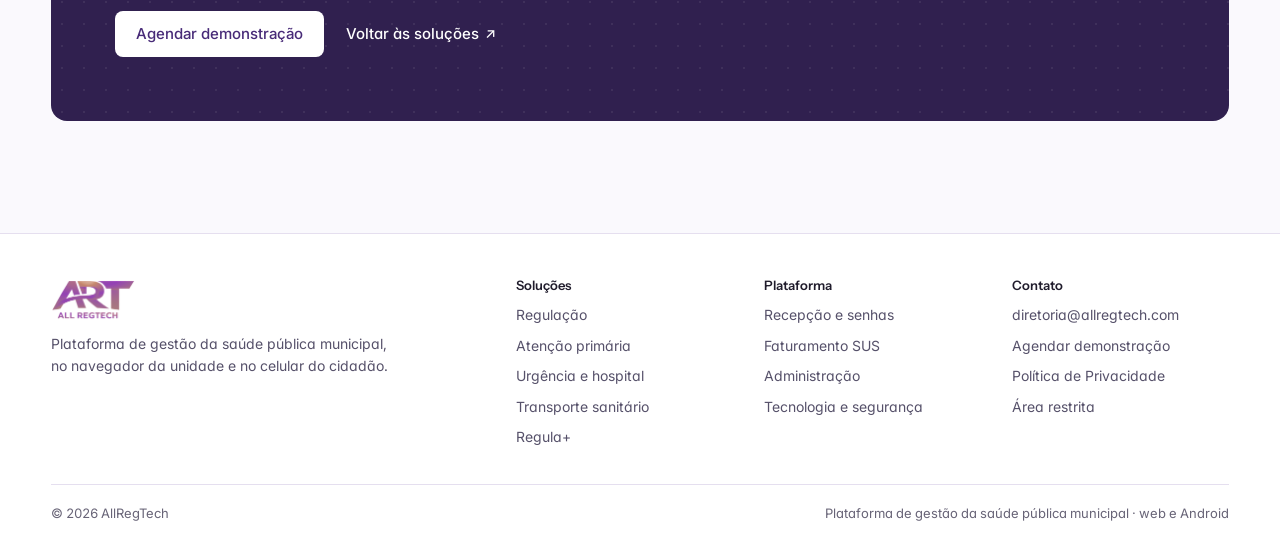
<file: solucoes/urgencia-hospitalar.html>
<!doctype html>
<html lang="pt-BR">
<head>
<meta charset="utf-8">
<meta name="viewport" content="width=device-width, initial-scale=1">
<title>Urgência e hospital · AllRegTech</title>
<meta name="description" content="UPA e módulos hospitalares da AllRegTech: classificação de risco de Manchester, ficha da UPA, mapa de leitos, higienização, pré-internação e ouvidoria no padrão do Ministério.">
<meta name="color-scheme" content="light">
<meta name="theme-color" content="#482b78">
<link rel="icon" href="../assets/logo-art.png">
<meta property="og:title" content="Urgência e hospital · AllRegTech">
<meta property="og:description" content="Da classificação de risco ao leito liberado, cada etapa da UPA com status e tempo à vista.">
<meta property="og:image" content="../video-capa.jpg">
<meta property="og:type" content="website">
<link rel="preconnect" href="https://fonts.googleapis.com">
<link rel="preconnect" href="https://fonts.gstatic.com" crossorigin>
<link href="https://fonts.googleapis.com/css2?family=Instrument+Sans:wght@500;600;700&family=Inter:wght@400;500;600&display=swap" rel="stylesheet">
<script>try{var k="art-heroi:"+location.pathname;if(sessionStorage.getItem(k))document.documentElement.classList.add("heroi-ok");else sessionStorage.setItem(k,"1")}catch(e){}</script>
<link rel="stylesheet" href="../assets/site.css?v=5">
</head>
<body>
<svg width="0" height="0" style="position:absolute" aria-hidden="true">
  <defs>
    <symbol id="i-risco" viewBox="0 0 24 24" fill="none" stroke="currentColor" stroke-width="1.8" stroke-linecap="round" stroke-linejoin="round"><path d="M22 12h-2.48a2 2 0 0 0-1.93 1.46l-2.35 8.36a.25.25 0 0 1-.48 0L9.24 2.18a.25.25 0 0 0-.48 0l-2.35 8.36A2 2 0 0 1 4.49 12H2"/></symbol>
    <symbol id="i-ficha" viewBox="0 0 24 24" fill="none" stroke="currentColor" stroke-width="1.8" stroke-linecap="round" stroke-linejoin="round"><rect x="8" y="2" width="8" height="4" rx="1"/><path d="M16 4h2a2 2 0 0 1 2 2v14a2 2 0 0 1-2 2H6a2 2 0 0 1-2-2V6a2 2 0 0 1 2-2h2"/><path d="M12 11h4M12 16h4M8 11h.01M8 16h.01"/></symbol>
    <symbol id="i-leito" viewBox="0 0 24 24" fill="none" stroke="currentColor" stroke-width="1.8" stroke-linecap="round" stroke-linejoin="round"><path d="M2 4v16"/><path d="M2 8h18a2 2 0 0 1 2 2v10"/><path d="M2 17h20"/><path d="M6 8v9"/></symbol>
    <symbol id="i-limpeza" viewBox="0 0 24 24" fill="none" stroke="currentColor" stroke-width="1.8" stroke-linecap="round" stroke-linejoin="round"><path d="M9.937 15.5A2 2 0 0 0 8.5 14.063l-6.135-1.582a.5.5 0 0 1 0-.962L8.5 9.936A2 2 0 0 0 9.937 8.5l1.582-6.135a.5.5 0 0 1 .963 0L14.063 8.5A2 2 0 0 0 15.5 9.937l6.135 1.581a.5.5 0 0 1 0 .964L15.5 14.063a2 2 0 0 0-1.437 1.437l-1.582 6.135a.5.5 0 0 1-.963 0z"/></symbol>
    <symbol id="i-checklist" viewBox="0 0 24 24" fill="none" stroke="currentColor" stroke-width="1.8" stroke-linecap="round" stroke-linejoin="round"><path d="m3 17 2 2 4-4"/><path d="m3 7 2 2 4-4"/><path d="M13 6h8M13 12h8M13 18h8"/></symbol>
    <symbol id="i-ouvidoria" viewBox="0 0 24 24" fill="none" stroke="currentColor" stroke-width="1.8" stroke-linecap="round" stroke-linejoin="round"><path d="M21 15a2 2 0 0 1-2 2H7l-4 4V5a2 2 0 0 1 2-2h14a2 2 0 0 1 2 2z"/><path d="M8 9h8M8 13h5"/></symbol>
    <symbol id="i-menu" viewBox="0 0 24 24" fill="none" stroke="currentColor" stroke-width="2" stroke-linecap="round"><path d="M4 6h16M4 12h16M4 18h16"/></symbol>
  </defs>
</svg>

<a class="pular" href="#conteudo">Pular para o conteúdo</a>

<header class="topo">
  <div class="caixa">
    <a class="marca" href="../" aria-label="AllRegTech, início"><img src="../assets/logo-art.png" alt="AllRegTech" width="72" height="37"><span>Saúde pública</span></a>
    <nav class="menu" aria-label="Principal">
      <a href="../#jornada">Jornada</a>
      <a href="../#ecossistema">Integração</a>
      <a href="../#solucoes" aria-current="page">Soluções</a>
      <a href="tecnologia-seguranca.html">Segurança</a>
      <a href="../#contato">Contato</a>
    </nav>
    <a class="btn btn-1 btn-p" href="../#contato">Agendar demonstração</a>
    <details class="menu-cel">
      <summary aria-label="Abrir menu"><svg><use href="#i-menu"/></svg></summary>
      <nav aria-label="Principal">
        <a href="../#jornada">Jornada do paciente</a>
        <a href="../#ecossistema">Integração</a>
        <a href="../#solucoes">Soluções</a>
        <a href="tecnologia-seguranca.html">Segurança</a>
        <a href="../#contato">Contato</a>
        <a class="btn btn-1" href="../#contato">Agendar demonstração</a>
      </nav>
    </details>
  </div>
</header>

<main id="conteudo">

<section class="det-heroi" aria-labelledby="t-det">
  <div class="caixa">
    <div>
      <nav class="migalha" aria-label="Você está em"><a href="../">Início</a> / <a href="../#solucoes">Soluções</a> / Urgência e hospital</nav>
      <p class="sobre">UPA e módulos hospitalares</p>
      <h1 class="t-1" id="t-det" style="font-size:clamp(32px,4vw,48px)">Da classificação de risco ao leito liberado.</h1>
      <p class="lead" style="margin-top:16px">Triagem com o protocolo de Manchester, ficha do paciente na observação e mapa de leitos com status e higienização, para a equipe saber o que está acontecendo agora.</p>
      <div class="heroi-acoes">
        <a class="btn btn-1" href="../#contato">Ver numa demonstração</a>
        <a class="mais mais-ancora" href="#como-funciona">Como funciona</a>
      </div>
    </div>
    <figure style="margin:0" aria-label="Telas reais do sistema, com dados fictícios: escolha nas abas">
      <div class="vitrine" data-abas><div class="vitrine-abas" role="tablist" aria-label="Telas da urgência e do hospital"><button type="button" role="tab" id="v-a0" aria-controls="v-p0" aria-selected="true">Classificação de risco</button><button type="button" role="tab" id="v-a1" aria-controls="v-p1" aria-selected="false" tabindex="-1">Mapa de leitos</button><button type="button" role="tab" id="v-a2" aria-controls="v-p2" aria-selected="false" tabindex="-1">Ouvidoria</button></div><div class="vitrine-paineis"><div role="tabpanel" id="v-p0" aria-labelledby="v-a0" class="janela vitrine-painel on"><div class="janela-barra" aria-hidden="true"><i></i><i></i><i></i><span>UPA · Pronto-atendimento</span></div><img src="../assets/telas/upa-classificacao.webp?v=2" srcset="../assets/telas/upa-classificacao-p.webp?v=2 800w, ../assets/telas/upa-classificacao.webp?v=2 1600w" sizes="(max-width:900px) 92vw, 50vw" width="1600" height="1000" alt="Pronto-atendimento com classificação de risco e metas de tempo, com dados fictícios" fetchpriority="high" decoding="async"></div><div role="tabpanel" id="v-p1" aria-labelledby="v-a1" class="janela vitrine-painel"><div class="janela-barra" aria-hidden="true"><i></i><i></i><i></i><span>Hospital · Leitos</span></div><img src="../assets/telas/upa-leitos.webp?v=2" srcset="../assets/telas/upa-leitos-p.webp?v=2 800w, ../assets/telas/upa-leitos.webp?v=2 1600w" sizes="(max-width:900px) 92vw, 50vw" width="1600" height="1000" alt="Mapa de leitos por setor com ocupado, reservado, sujo e em higienização, com dados fictícios" loading="lazy" decoding="async"></div><div role="tabpanel" id="v-p2" aria-labelledby="v-a2" class="janela vitrine-painel"><div class="janela-barra" aria-hidden="true"><i></i><i></i><i></i><span>Ouvidoria</span></div><img src="../assets/telas/upa-ouvidoria.webp?v=2" srcset="../assets/telas/upa-ouvidoria-p.webp?v=2 800w, ../assets/telas/upa-ouvidoria.webp?v=2 1600w" sizes="(max-width:900px) 92vw, 50vw" width="1600" height="1000" alt="Ouvidoria com nova manifestação e gestão por tipo, status e prazo, com dados fictícios" loading="lazy" decoding="async"></div></div></div>
      <figcaption class="vitrine-legenda">Telas reais do sistema, com dados fictícios.</figcaption>
    </figure>
  </div>
</section>

<section class="secao" aria-labelledby="t-faz">
  <div class="caixa">
    <div class="cab surge">
      <p class="sobre">O que faz na urgência e no hospital</p>
      <h2 class="t-2" id="t-faz">Prioridade clara, leito à vista, cidadão ouvido.</h2>
    </div>
    <div class="funcoes">
      <article class="card surge"><span class="ico"><svg aria-hidden="true"><use href="#i-risco"/></svg></span><h3>Classificação de risco</h3><p>Fluxo da UPA da chegada ao desfecho, com triagem pelo protocolo de Manchester, discriminadores e metas de tempo por prioridade.</p></article>
      <article class="card surge"><span class="ico"><svg aria-hidden="true"><use href="#i-ficha"/></svg></span><h3>Ficha da UPA</h3><p>Evolução, sinais vitais, prescrição com checagem, procedimentos, exames com resultado e vacina, no registro do paciente.</p></article>
      <article class="card surge"><span class="ico"><svg aria-hidden="true"><use href="#i-leito"/></svg></span><h3>Mapa de leitos</h3><p>Mapa, censo, reserva e status de cada leito, para saber onde há vaga sem precisar ligar para o setor.</p></article>
      <article class="card surge"><span class="ico"><svg aria-hidden="true"><use href="#i-limpeza"/></svg></span><h3>Higienização de leitos</h3><p>Cada leito passa por ocupado, sujo, em limpeza e livre, com o tempo médio de higienização calculado.</p></article>
      <article class="card surge"><span class="ico"><svg aria-hidden="true"><use href="#i-checklist"/></svg></span><h3>Pré-internação</h3><p>Checklist, etapas e protocolo, para que nada fique para trás antes da internação.</p></article>
      <article class="card surge"><span class="ico"><svg aria-hidden="true"><use href="#i-ouvidoria"/></svg></span><h3>Ouvidoria</h3><p>No padrão do Ministério da Saúde (OuvidorSUS): seis tipos de manifestação, sigilo, prazo de 30 dias da Lei 13.460 e consulta por protocolo.</p></article>
    </div>
  </div>
</section>

<section class="secao secao-branca" id="como-funciona" aria-labelledby="t-como">
  <div class="caixa">
    <div class="cab surge">
      <p class="sobre">Como funciona</p>
      <h2 class="t-2" id="t-como">O caminho do paciente na UPA.</h2>
    </div>
    <ol class="fluxo surge">
      <li><div><b>O paciente chega</b><span>A chegada é registrada e o paciente entra na fila de classificação.</span></div></li>
      <li><div><b>É classificado</b><span>A triagem aplica o protocolo de Manchester e define a prioridade e a meta de tempo.</span></div></li>
      <li><div><b>É atendido</b><span>A chamada respeita a prioridade e o atendimento fica registrado na ficha.</span></div></li>
      <li><div><b>Fica em observação, se precisar</b><span>Evolução, sinais vitais, prescrição com checagem e exames com resultado.</span></div></li>
      <li><div><b>Tem o desfecho</b><span>Alta ou pré-internação com checklist. O leito vai para a higienização e volta livre ao mapa.</span></div></li>
    </ol>
  </div>
</section>

<section class="secao" aria-labelledby="t-outras" style="padding-bottom:clamp(40px,5vw,64px)">
  <div class="caixa">
    <h2 class="t-3" id="t-outras" style="margin-bottom:16px">Outras soluções</h2>
    <nav class="outras" aria-label="Outras soluções">
      <a href="regulacao.html">Regulação</a>
      <a href="atencao-primaria.html">Atenção primária</a>
      <a href="transporte.html">Transporte sanitário</a>
      <a href="regula-mais.html">Regula+</a>
      <a href="recepcao-senhas.html">Recepção e senhas</a>
      <a href="faturamento-sus.html">Faturamento SUS</a>
      <a href="administracao.html">Administração</a>
      <a href="tecnologia-seguranca.html">Tecnologia e segurança</a>
    </nav>
  </div>
</section>

<section class="secao" aria-labelledby="t-conv" style="padding-top:0">
  <div class="caixa">
    <div class="convite surge" style="grid-template-columns:minmax(0,1fr)">
      <div>
        <h2 class="t-2" id="t-conv">Quer ver a UPA funcionando?</h2>
        <p class="lead">Numa demonstração com dados fictícios, seguimos um paciente da classificação de risco até o leito liberado.</p>
        <div class="convite-acoes">
          <a class="btn btn-1" href="mailto:diretoria@allregtech.com?subject=Demonstra%C3%A7%C3%A3o%20da%20UPA%20e%20m%C3%B3dulos%20hospitalares">Agendar demonstração</a>
          <a class="mais" href="../#solucoes">Voltar às soluções</a>
        </div>
      </div>
    </div>
  </div>
</section>

</main>

<footer class="rodape">
  <div class="caixa">
    <div class="rodape-grade">
      <div class="rodape-marca">
        <img src="../assets/logo-art.png" alt="AllRegTech" width="84" height="43">
        <p>Plataforma de gestão da saúde pública municipal, no navegador da unidade e no celular do cidadão.</p>
      </div>
      <div>
        <h2>Soluções</h2>
        <ul>
          <li><a href="regulacao.html">Regulação</a></li>
          <li><a href="atencao-primaria.html">Atenção primária</a></li>
          <li><a href="urgencia-hospitalar.html" aria-current="page">Urgência e hospital</a></li>
          <li><a href="transporte.html">Transporte sanitário</a></li>
          <li><a href="regula-mais.html">Regula+</a></li>
        </ul>
      </div>
      <div>
        <h2>Plataforma</h2>
        <ul>
          <li><a href="recepcao-senhas.html">Recepção e senhas</a></li>
          <li><a href="faturamento-sus.html">Faturamento SUS</a></li>
          <li><a href="administracao.html">Administração</a></li>
          <li><a href="tecnologia-seguranca.html">Tecnologia e segurança</a></li>
        </ul>
      </div>
      <div>
        <h2>Contato</h2>
        <ul>
          <li><a href="mailto:diretoria@allregtech.com">diretoria@allregtech.com</a></li>
          <li><a href="../#contato">Agendar demonstração</a></li>
          <li><a href="/privacidade.html">Política de Privacidade</a></li>
          <li><a href="/material/">Área restrita</a></li>
        </ul>
      </div>
    </div>
    <div class="rodape-base"><span>© 2026 AllRegTech</span><span>Plataforma de gestão da saúde pública municipal · web e Android</span></div>
  </div>
</footer>

<script src="../assets/site.js?v=5" defer></script>
</body>
</html>
</file>
<file: assets/site.css>
/* ============================================================================
   AllRegTech · site institucional
   Mesma linguagem do portal (Linha, tema roxo): fundo lavanda, superfície
   branca com borda fina, sombra curta só no que se destaca, Inter, roxo
   #3f2a6b para marca e ação. Sem vidro, sem desfoque de fundo, sem neon.
   Usado pela página inicial e pelas páginas de solução (solucoes/*.html).
   ============================================================================ */
:root{
  /* roxo institucional como assinatura: marca, ação e o que está "em andamento". O resto é neutro. */
  --roxo:#482b78; --roxo-forte:#30204f; --roxo-medio:#5d3f94; --roxo-vivo:#7650c8;
  --roxo-claro:#d9cff0; --roxo-suave:#f1edfa;
  --fundo:#faf9fd; --sup:#ffffff; --sup-2:#f6f4fa; --borda:#e5dfef; --borda-forte:#cfc6e0;
  --texto:#201c2c; --texto-2:#56516a; --texto-3:#686477;
  /* estado: só onde há estado de verdade, sempre com texto junto */
  --ok:#1e7560; --ok-ponto:#278c70; --ok-fundo:#e5f3ee; --atencao:#86561a; --atencao-ponto:#c18435; --atencao-fundo:#fbf1e1;
  --erro:#a3312b; --erro-fundo:#fbeceb; --info:#1d5fb8; --info-fundo:#e9f0fa; --desab:#a29db0;
  --fonte:'Inter', system-ui, -apple-system, 'Segoe UI', Roboto, sans-serif;
  --fonte-titulo:'Instrument Sans', 'Inter', system-ui, sans-serif;
  --raio-1:6px; --raio-2:8px; --raio-3:12px; --raio-4:16px;
  --sombra:0 1px 2px rgba(32,28,44,.05), 0 6px 20px -8px rgba(32,28,44,.14);
  --sombra-alta:0 2px 4px rgba(32,28,44,.05), 0 22px 44px -18px rgba(48,32,79,.30);
  --larg:1600px; --gutter:clamp(16px,4vw,64px);
  --topo:64px;
  /* movimento: controles respondem rápido, contexto e entradas um pouco mais longos */
  --motion-fast:160ms; --motion-normal:280ms; --motion-slow:560ms;
  --ease-standard:cubic-bezier(.2,0,0,1); --ease-enter:cubic-bezier(.16,1,.3,1); --ease-exit:cubic-bezier(.4,0,1,1);
  --sobe:16px;
  color-scheme:light;
}
*,*::before,*::after{ box-sizing:border-box }
html{ scroll-behavior:smooth; scroll-padding-top:calc(var(--topo) + 16px); -webkit-text-size-adjust:100% }
body{
  margin:0; background:var(--fundo); color:var(--texto); font-family:var(--fonte);
  font-size:16px; line-height:1.6; -webkit-font-smoothing:antialiased; overflow-x:hidden; overflow-x:clip;
  font-feature-settings:"cv11"; font-variant-numeric:tabular-nums;
}
img,svg{ display:block; max-width:100% }
a{ color:inherit }
p{ margin:0 }
h1,h2,h3,h4{ margin:0; font-family:var(--fonte-titulo); font-weight:600; letter-spacing:-.02em; line-height:1.12; text-wrap:balance }
:where(a,button,summary,[tabindex]):focus-visible{ outline:2px solid var(--roxo-vivo); outline-offset:3px; border-radius:6px }
.sr{ position:absolute !important; width:1px; height:1px; overflow:hidden; clip:rect(0 0 0 0); white-space:nowrap }
.pular{ position:absolute; left:16px; top:-60px; z-index:100; padding:10px 14px; border-radius:var(--raio-2); background:var(--roxo); color:#fff; text-decoration:none; font-weight:500 }
.pular:focus{ top:12px }

.caixa{ width:100%; max-width:var(--larg); margin-inline:auto; padding-inline:var(--gutter) }

/* tipografia */
.sobre{ display:flex; align-items:center; gap:10px; font-size:12.5px; font-weight:600; letter-spacing:.08em; text-transform:uppercase; color:var(--roxo-vivo); margin:0 0 14px }
/* o rótulo leva a marca das etapas: um ponto cheio ligado por um fio curto */
.sobre::before{ content:""; flex:none; width:22px; height:8px; background:radial-gradient(circle 4px at 4px 4px, currentColor 98%, transparent) 0 0/8px 8px no-repeat, linear-gradient(currentColor,currentColor) 8px 3.5px/14px 1px no-repeat; opacity:.9 }
.cab-centro .sobre{ justify-content:center }
.t-1{ font-size:clamp(34px,3.8vw,60px); font-weight:600; letter-spacing:-.03em; line-height:1.04 }
.t-2{ font-size:clamp(27px,2.8vw,46px); letter-spacing:-.025em; line-height:1.08 }
.t-3{ font-size:clamp(20px,1.8vw,24px) }
.lead{ font-size:clamp(16px,1.25vw,18px); color:var(--texto-2); max-width:58ch }
.miudo{ font-size:13px; color:var(--texto-3) }

/* botões e links */
.btn{
  display:inline-flex; align-items:center; justify-content:center; gap:8px; min-height:46px; padding:0 20px;
  border-radius:var(--raio-2); border:1px solid transparent; font:500 15px/1 var(--fonte); text-decoration:none; cursor:pointer;
  transition:background-color var(--motion-fast) var(--ease-standard), border-color var(--motion-fast) var(--ease-standard),
    color var(--motion-fast) var(--ease-standard), box-shadow var(--motion-normal) var(--ease-standard), transform var(--motion-fast) var(--ease-standard);
}
.btn svg{ width:18px; height:18px }
.btn-1{ background:var(--roxo); color:#fff }
.btn-1:hover{ background:var(--roxo-forte) }
.btn-2{ background:var(--sup); color:var(--texto); border-color:var(--borda-forte) }
.btn-2:hover{ border-color:var(--roxo); color:var(--roxo); background:var(--roxo-suave) }
.btn-p{ min-height:38px; padding:0 14px; font-size:14px }
/* seta que acompanha a ação; o botão sobe 1px, a sombra cresce, e ao clicar ele assenta */
.btn-seta::after{ content:"\2192"; display:inline-block; transition:transform var(--motion-normal) var(--ease-enter) }
@media (hover:hover){
  .btn-1:hover{ transform:translateY(-1px); box-shadow:0 8px 18px -8px rgba(72,43,120,.55) }
  .btn-2:hover{ transform:translateY(-1px); box-shadow:var(--sombra) }
  .btn-seta:hover::after{ transform:translateX(3px) }
}
.btn:active{ transform:translateY(0) scale(.98); box-shadow:none; transition-duration:60ms }
/* "Saiba mais": discreto em repouso; o sublinhado corre da esquerda e a seta avança */
.mais{
  display:inline-flex; align-items:center; gap:6px; font-size:15px; font-weight:500; color:var(--roxo);
  text-decoration:none; padding:2px 0;
  background:linear-gradient(currentColor,currentColor) 0 100% / 0 1px no-repeat;
  transition:background-size var(--motion-normal) var(--ease-standard), color var(--motion-fast) var(--ease-standard);
}
.mais::after{ content:"\2197"; font-size:.95em; transition:transform var(--motion-normal) var(--ease-enter) }
.mais:hover, .mais:focus-visible{ color:var(--roxo-vivo); background-size:100% 1px }
.mais:hover::after{ transform:translate(2px,-2px) }
.mais-ancora::after{ content:"\2193" }
.mais-ancora:hover::after{ transform:translateY(2px) }
.mais:active::after{ transform:none; transition-duration:60ms }

/* ---------------------------------------------------------------- cabeçalho */
.topo{ position:sticky; top:0; z-index:50; background:var(--sup); border-bottom:1px solid var(--borda);
  transition:box-shadow var(--motion-normal) var(--ease-standard); view-transition-name:topo }
.topo.rolou{ box-shadow:0 10px 24px -18px rgba(30,26,43,.35) }
.topo .caixa{ display:flex; align-items:center; gap:24px; height:var(--topo) }
.marca{ display:flex; align-items:center; gap:10px; text-decoration:none; color:var(--texto); flex:none }
.marca img{ width:72px; height:auto }
.marca span{ font-size:14px; font-weight:500; color:var(--texto-2); padding-left:10px; border-left:1px solid var(--borda) }
.menu{ display:flex; align-items:center; gap:4px; margin-left:auto }
.menu a{ padding:8px 12px; border-radius:var(--raio-2); font-size:14.5px; font-weight:500; color:var(--texto-2); text-decoration:none; white-space:nowrap;
  transition:background-color var(--motion-fast) var(--ease-standard), color var(--motion-fast) var(--ease-standard) }
.menu a:hover{ background:var(--roxo-suave); color:var(--roxo) }
.menu a[aria-current="page"], .menu a.on{ color:var(--roxo); background:var(--roxo-suave) }
.topo .btn{ flex:none }
/* menu do celular: <details> abre sem JavaScript */
.menu-cel{ display:none; margin-left:auto; position:relative }
.menu-cel summary{
  list-style:none; display:grid; place-items:center; width:44px; height:44px; border-radius:var(--raio-2);
  border:1px solid var(--borda); cursor:pointer; color:var(--texto);
}
.menu-cel summary::-webkit-details-marker{ display:none }
.menu-cel summary svg{ width:22px; height:22px }
.menu-cel[open] summary{ background:var(--roxo-suave); color:var(--roxo); border-color:var(--roxo-claro) }
.menu-cel nav{
  position:absolute; right:0; top:calc(100% + 8px); width:min(300px, calc(100vw - 32px)); padding:8px;
  background:var(--sup); border:1px solid var(--borda); border-radius:var(--raio-3); box-shadow:var(--sombra-alta);
  display:flex; flex-direction:column;
}
.menu-cel nav a{ padding:12px 14px; border-radius:var(--raio-2); text-decoration:none; font-weight:500; color:var(--texto) }
.menu-cel nav a:hover{ background:var(--roxo-suave); color:var(--roxo) }
.menu-cel nav .btn{ margin-top:6px }
@media (max-width:960px){
  .menu, .topo .caixa > .btn{ display:none }
  .menu-cel{ display:block }
}
@media (max-width:400px){ .marca span{ display:none } }

/* ---------------------------------------------------------------- seções */
.secao{ padding-block:clamp(64px,9vw,112px) }
.secao-branca{ background:var(--sup); border-block:1px solid var(--borda) }
.cab{ max-width:680px; margin-bottom:clamp(32px,4.5vw,52px) }
.cab .lead{ margin-top:14px }
.cab-centro{ margin-inline:auto; text-align:center }
.cab-centro .lead{ margin-inline:auto }

/* herói */
.heroi{ padding-block:clamp(40px,6vw,80px) 0; border-bottom:1px solid var(--borda);
  background:var(--fundo) radial-gradient(rgba(72,43,120,.085) 1px, transparent 1.2px) 0 0/22px 22px }
.heroi > .caixa:first-child{ display:grid; grid-template-columns:minmax(0,.92fr) minmax(0,1.08fr); gap:clamp(32px,5vw,72px); align-items:center }
.heroi .lead{ margin-top:18px }
.heroi-acoes{ display:flex; flex-wrap:wrap; align-items:center; gap:14px 22px; margin-top:30px }
.heroi-nota{ margin-top:28px; display:flex; flex-wrap:wrap; gap:8px }
.selo{ display:inline-flex; align-items:center; gap:6px; padding:5px 10px; border-radius:999px; background:var(--sup); border:1px solid var(--borda); font-size:13px; color:var(--texto-2) }
.selo svg{ width:15px; height:15px; color:var(--roxo-vivo) }
@media (max-width:900px){ .heroi > .caixa:first-child{ grid-template-columns:minmax(0,1fr) } }

/* ---------------------------------------------------------------- telas ilustrativas (mockups) */
.tela{ background:var(--sup); border:1px solid var(--borda); border-radius:var(--raio-3); box-shadow:var(--sombra-alta); overflow:hidden; font-size:12.5px; line-height:1.4 }
.tela-barra{ display:flex; align-items:center; gap:10px; padding:10px 14px; border-bottom:1px solid var(--borda); background:var(--sup) }
.tela-barra b{ font-size:13px; font-weight:600 }
.tela-barra .tag{ margin-left:auto }
.tela-corpo{ padding:14px; display:grid; gap:10px; background:var(--sup-2) }
.tela-lado{ display:grid; grid-template-columns:56px minmax(0,1fr) }
.tela-lado > .rail{ background:var(--roxo); display:flex; flex-direction:column; align-items:center; gap:10px; padding:14px 0 }
.rail i{ display:block; width:22px; height:22px; border-radius:6px; background:rgba(255,255,255,.18) }
.rail i.on{ background:#fff }
.tag{ display:inline-flex; align-items:center; gap:5px; padding:3px 8px; border-radius:999px; font-size:11.5px; font-weight:500; white-space:nowrap; background:var(--roxo-suave); color:var(--roxo) }
.tag.ok{ background:var(--ok-fundo); color:var(--ok) }
.tag.at{ background:var(--atencao-fundo); color:var(--atencao) }
.tag.in{ background:var(--info-fundo); color:var(--info) }
.tag::before{ content:""; width:6px; height:6px; border-radius:50%; background:currentColor }
.tag.sem::before{ display:none }
.cartao-m{ background:var(--sup); border:1px solid var(--borda); border-radius:var(--raio-2); padding:10px 12px; display:grid; gap:6px }
.cartao-m b{ font-weight:600; font-size:12.5px; overflow-wrap:break-word }
.cartao-m small{ color:var(--texto-3); font-size:11.5px }
.linha-m{ display:flex; align-items:center; gap:10px; justify-content:space-between }
.fio{ height:6px; border-radius:99px; background:var(--borda) }
.fio.c70{ width:70% } .fio.c50{ width:50% } .fio.c35{ width:35% } .fio.c85{ width:85% }
.av{ flex:none; width:28px; height:28px; border-radius:8px; display:grid; place-items:center; font-size:11px; font-weight:600; background:var(--roxo-suave); color:var(--roxo) }
.colunas-m{ display:grid; grid-template-columns:repeat(3,minmax(0,1fr)); gap:8px }
.coluna-m{ background:var(--sup); border:1px solid var(--borda); border-radius:var(--raio-2); padding:8px; display:grid; gap:6px; align-content:start }
.coluna-m > span{ font-size:11px; font-weight:600; color:var(--texto-3) }
.coluna-m .cartao-m{ padding:8px; background:var(--sup-2) }
.etapas-m{ display:flex; align-items:center }
.etapas-m i{ width:10px; height:10px; border-radius:50%; background:var(--roxo); flex:none }
.etapas-m i.v{ background:var(--sup); border:2px solid var(--borda-forte) }
.etapas-m s{ flex:1; height:2px; background:var(--roxo); text-decoration:none }
.etapas-m s.v{ background:var(--borda) }
/* celular */
.cel{ background:var(--roxo-forte); border-radius:28px; padding:8px; box-shadow:var(--sombra-alta) }
.cel-tela{ background:var(--fundo); border-radius:21px; overflow:hidden; display:grid; grid-template-columns:minmax(0,1fr); font-size:11.5px; line-height:1.35 }
.cel-topo{ background:var(--roxo); color:#fff; padding:14px 14px 16px; display:grid; gap:2px }
.cel-topo small{ color:rgba(255,255,255,.74); font-size:10.5px }
.cel-topo b{ font-size:14px; font-weight:600 }
.cel-corpo{ padding:10px; display:grid; gap:8px }
.cel-corpo .cartao-m{ padding:9px 10px }
.cel-destaque{ background:var(--roxo); border-color:var(--roxo); color:#fff }
.cel-destaque small{ color:rgba(255,255,255,.78) }
.cel-nav{ display:flex; justify-content:space-around; gap:2px; min-width:0; padding:8px 4px 10px; background:var(--sup); border-top:1px solid var(--borda); color:var(--texto-3); font-size:10px }
.cel-nav span{ display:grid; justify-items:center; gap:3px }
.cel-nav span::before{ content:""; width:16px; height:16px; border-radius:5px; background:var(--borda) }
.cel-nav span.on{ color:var(--roxo); font-weight:600 }
.cel-nav span.on::before{ background:var(--roxo) }

/* ---------------------------------------------------------------- soluções em destaque (alternadas) */
.sol{ display:grid; grid-template-columns:minmax(0,1fr) minmax(0,1.1fr); gap:clamp(32px,5vw,80px); align-items:center }
.sol + .sol{ margin-top:clamp(72px,10vw,128px) }
.sol.inv .sol-texto{ order:2 }
.sol-texto .t-2{ margin-bottom:14px }
.beneficios{ list-style:none; margin:24px 0 26px; padding:0; display:grid; gap:12px }
.beneficios li{ display:grid; grid-template-columns:22px minmax(0,1fr); gap:10px; color:var(--texto-2); font-size:15.5px }
.beneficios li::before{
  content:""; width:22px; height:22px; border-radius:50%; margin-top:1px;
  background:var(--roxo-suave) url("data:image/svg+xml,%3Csvg xmlns='http://www.w3.org/2000/svg' viewBox='0 0 24 24' fill='none' stroke='%233f2a6b' stroke-width='2.6' stroke-linecap='round' stroke-linejoin='round'%3E%3Cpath d='M6 12.5l4 4 8-9'/%3E%3C/svg%3E") center/13px no-repeat;
}
.beneficios b{ color:var(--texto); font-weight:600 }
.sol-arte{ min-width:0 }
@media (max-width:900px){
  .sol{ grid-template-columns:minmax(0,1fr) }
  .sol.inv .sol-texto{ order:0 }
}

/* ---------------------------------------------------------------- grade compacta */
.card{ position:relative; background:var(--sup); border:1px solid var(--borda); border-radius:var(--raio-3); padding:22px; display:flex; flex-direction:column; gap:10px;
  transition:transform var(--motion-normal) var(--ease-standard), border-color var(--motion-normal) var(--ease-standard), box-shadow var(--motion-normal) var(--ease-standard) }
.card .ico{ transition:background-color var(--motion-normal) var(--ease-standard), color var(--motion-normal) var(--ease-standard), transform var(--motion-normal) var(--ease-enter) }
/* hover só onde existe mouse: o cartão sobe 3px, a borda ganha roxo, o ícone acende e o "Saiba mais" sublinha.
   transform não mexe no layout: os vizinhos ficam parados */
@media (hover:hover) and (pointer:fine){
  .card:hover{ transform:translateY(-3px); border-color:var(--roxo-claro); box-shadow:var(--sombra) }
  .card:hover .ico{ background:var(--roxo); color:#fff; transform:scale(1.06) }
  .card:hover .mais{ background-size:100% 1px }
  .card:hover .mais::after{ transform:translate(2px,-2px) }
}
/* o cartão inteiro responde ao foco do link de dentro (teclado) */
.card:focus-within{ border-color:var(--roxo-claro) }
.card h3{ font-size:17px; letter-spacing:-.015em }
.card p{ font-size:14.5px; color:var(--texto-2) }
.card .mais{ margin-top:auto; padding-top:6px; font-size:14px; align-self:flex-start }

/* ---------------------------------------------------------------- vídeo */
.video{ display:grid; grid-template-columns:minmax(0,.8fr) minmax(0,1.2fr); gap:clamp(28px,4vw,56px); align-items:center }
.video figure{ margin:0; border-radius:var(--raio-4); overflow:hidden; border:1px solid var(--borda); box-shadow:var(--sombra-alta); background:var(--roxo); aspect-ratio:16/9 }
.video video{ width:100%; height:100%; object-fit:cover; display:block }
@media (max-width:900px){ .video{ grid-template-columns:minmax(0,1fr) } }

/* ---------------------------------------------------------------- confiança */
.confia{ display:grid; grid-template-columns:repeat(4,minmax(0,1fr)); gap:16px }
.confia .card{ gap:12px }
@media (max-width:960px){ .confia{ grid-template-columns:repeat(2,minmax(0,1fr)) } }
@media (max-width:560px){ .confia{ grid-template-columns:minmax(0,1fr) } }

/* ---------------------------------------------------------------- convite final */
.convite{ background:var(--roxo); color:#fff; border-radius:var(--raio-4); padding:clamp(32px,5vw,64px);
  display:grid; grid-template-columns:minmax(0,1fr) minmax(0,.9fr); gap:clamp(28px,4vw,56px); align-items:center;
  background-color:var(--roxo-forte); background-image:radial-gradient(rgba(255,255,255,.07) 1px, transparent 1.2px); background-size:22px 22px }
.convite .lead{ color:rgba(255,255,255,.8); margin-top:14px }
.convite .btn-1{ background:#fff; color:var(--roxo) }
.convite .btn-1:hover{ background:var(--roxo-suave) }
.convite .mais{ color:#fff }
.convite .mais:hover{ color:var(--roxo-claro) }
.convite-acoes{ display:flex; flex-wrap:wrap; align-items:center; gap:14px 22px; margin-top:28px }
.pauta{ list-style:none; margin:0; padding:0; display:grid; gap:1px; background:rgba(255,255,255,.16); border:1px solid rgba(255,255,255,.18); border-radius:var(--raio-3); overflow:hidden }
.pauta li{ background:rgba(47,32,80,.72); padding:14px 16px; display:grid; grid-template-columns:56px minmax(0,1fr); gap:12px }
.pauta em{ font-style:normal; font-size:12.5px; color:var(--roxo-claro); padding-top:2px }
.pauta b{ display:block; font-weight:600; font-size:15px }
.pauta span{ font-size:13.5px; color:rgba(255,255,255,.74) }
@media (max-width:900px){ .convite{ grid-template-columns:minmax(0,1fr) } }

/* ---------------------------------------------------------------- rodapé */
.rodape{ background:var(--sup); border-top:1px solid var(--borda); padding-block:44px 32px; font-size:14px; color:var(--texto-2) }
.rodape-grade{ display:grid; grid-template-columns:minmax(0,1.4fr) repeat(3,minmax(0,.7fr)); gap:32px }
.rodape h2{ font-size:13px; font-weight:600; color:var(--texto); margin-bottom:12px; letter-spacing:0 }
.rodape ul{ list-style:none; margin:0; padding:0; display:grid; gap:8px }
.rodape a{ text-decoration:none; color:var(--texto-2) }
.rodape a:hover{ color:var(--roxo); text-decoration:underline }
.rodape-marca img{ width:84px; margin-bottom:12px }
.rodape-marca p{ max-width:38ch }
.rodape-base{ display:flex; flex-wrap:wrap; justify-content:space-between; gap:10px; margin-top:36px; padding-top:18px; border-top:1px solid var(--borda); font-size:13px; color:var(--texto-3) }
@media (max-width:860px){ .rodape-grade{ grid-template-columns:repeat(2,minmax(0,1fr)) } .rodape-marca{ grid-column:1 / -1 } }
@media (max-width:420px){ .rodape-grade{ grid-template-columns:minmax(0,1fr) } }

/* ---------------------------------------------------------------- páginas de solução */
.migalha{ font-size:13.5px; color:var(--texto-3); margin-bottom:18px }
.migalha a{ color:var(--texto-2); text-decoration:none }
.migalha a:hover{ color:var(--roxo); text-decoration:underline }
.det-heroi{ padding-block:clamp(40px,6vw,72px); background-image:radial-gradient(rgba(30,26,43,.07) 1px, transparent 1px); background-size:22px 22px; border-bottom:1px solid var(--borda) }
.det-heroi .caixa{ display:grid; grid-template-columns:minmax(0,1fr) minmax(0,1fr); gap:clamp(28px,5vw,64px); align-items:center }
@media (max-width:900px){ .det-heroi .caixa{ grid-template-columns:minmax(0,1fr) } }
.funcoes{ display:grid; grid-template-columns:repeat(2,minmax(0,1fr)); gap:16px }
@media (max-width:760px){ .funcoes{ grid-template-columns:minmax(0,1fr) } }
.fluxo{ list-style:none; margin:0; padding:0; display:grid; gap:0; counter-reset:f; max-width:760px }
.fluxo li{ counter-increment:f; display:grid; grid-template-columns:36px minmax(0,1fr); gap:14px; padding-bottom:22px; position:relative }
.fluxo li::before{ content:counter(f); width:36px; height:36px; border-radius:50%; display:grid; place-items:center; background:var(--roxo); color:#fff; font-weight:600; font-size:14px }
.fluxo li::after{ content:""; position:absolute; left:17px; top:36px; bottom:0; width:2px; background:var(--roxo-claro) }
.fluxo li:last-child::after{ display:none }
.fluxo b{ display:block; font-weight:600; padding-top:6px }
.fluxo span{ color:var(--texto-2); font-size:15px }
.aviso-dev{ display:flex; gap:12px; align-items:flex-start; padding:14px 16px; border-radius:var(--raio-3); background:var(--sup); border:1px solid var(--borda); border-left:3px solid var(--atencao); font-size:14.5px; color:var(--texto-2) }
.aviso-dev b{ color:var(--texto) }
.outras{ display:flex; flex-wrap:wrap; gap:10px }
.outras a{ display:inline-flex; align-items:center; min-height:40px; padding:0 14px; border-radius:var(--raio-2); border:1px solid var(--borda); background:var(--sup); text-decoration:none; font-size:14px; font-weight:500; color:var(--texto-2) }
.outras a:hover{ border-color:var(--roxo); color:var(--roxo) }

/* ---------------------------------------------------------------- entrada suave (só com JS e sem pedido de menos movimento) */
/* ============================================================================
   MOVIMENTO
   Regras: só opacity e transform (a propriedade "translate" nas entradas, para não
   brigar com o "transform" do hover); tudo acontece uma vez; sem JS ou com
   movimento reduzido, o conteúdo já está no lugar. Nada de backdrop-filter.
   ============================================================================ */
@keyframes surge{ from{ opacity:0; translate:0 var(--sobe) } to{ opacity:1; translate:none } }
@keyframes surge-lado{ from{ opacity:0; translate:var(--lado,24px) 0 } to{ opacity:1; translate:none } }
@keyframes surge-tela{ from{ opacity:0; translate:0 24px; scale:.985 } to{ opacity:1; translate:none; scale:none } }
@keyframes aparece{ from{ opacity:0 } to{ opacity:1 } }
@keyframes estica-x{ from{ transform:scaleX(0) } to{ transform:none } }
@keyframes estica-y{ from{ transform:scaleY(0) } to{ transform:none } }
@keyframes estala{ from{ opacity:0; scale:.85 } to{ opacity:1; scale:none } }
@keyframes desenha{ to{ stroke-dashoffset:0 } }

/* --- herói: título, subtítulo, ações e selos em sequência curta; depois as telas.
   É CSS puro (não depende do JS). Na segunda visita da sessão vira um fade rápido. */
:root{ --h-atraso:1; --h-dur:var(--motion-slow) }
html.heroi-ok{ --h-atraso:0; --h-dur:var(--motion-fast) }
.heroi .caixa > div > *, .det-heroi .caixa > div > *{ animation:surge var(--h-dur) var(--ease-enter) both }
.heroi .caixa > div > :nth-child(2), .det-heroi .caixa > div > :nth-child(2){ animation-delay:calc(var(--h-atraso) * 70ms) }
.heroi .caixa > div > :nth-child(3), .det-heroi .caixa > div > :nth-child(3){ animation-delay:calc(var(--h-atraso) * 140ms) }
.heroi .caixa > div > :nth-child(4), .det-heroi .caixa > div > :nth-child(4){ animation-delay:calc(var(--h-atraso) * 210ms) }
.heroi .caixa > div > :nth-child(5), .det-heroi .caixa > div > :nth-child(5){ animation-delay:calc(var(--h-atraso) * 280ms) }
/* --- entrada na rolagem (.surge): o JS marca .visto uma vez e escalona quem entra junto (--i) */
.js .surge{ opacity:0 }
.js .surge.visto{ animation:surge var(--motion-slow) var(--ease-enter) both; animation-delay:calc(min(var(--i,0), 6) * 70ms) }
.js .card.surge.visto{ --sobe:12px }

/* --- soluções em destaque: o texto sobe em sequência, a tela chega pelo lado dela,
   e só então a demonstração "acontece" (uma vez) */
.js .sol.revela .sol-texto > *, .js .sol.revela .sol-arte{ opacity:0 }
.js .sol.revela.visto .sol-texto > *{ animation:surge var(--motion-slow) var(--ease-enter) both }
.js .sol.revela.visto .sol-texto > :nth-child(2){ animation-delay:60ms }
.js .sol.revela.visto .sol-texto > :nth-child(3){ animation-delay:120ms }
.js .sol.revela.visto .sol-texto > :nth-child(4){ animation-delay:180ms }
.js .sol.revela.visto .sol-texto > :nth-child(5){ animation-delay:240ms }
.js .sol.revela.visto .sol-arte{ animation:surge-lado 700ms var(--ease-enter) 120ms both }
.sol .sol-arte{ --lado:28px }
.sol.inv .sol-arte{ --lado:-28px }
@media (max-width:900px){ .sol .sol-arte, .sol.inv .sol-arte{ --lado:0px } }
/* --- demonstração do Regula+ no herói: abas de verdade, painéis empilhados na mesma área
   (a altura não muda ao trocar) */
.cel-paineis{ display:grid; grid-template-columns:minmax(0,1fr); min-width:0 }
.cel-corpo{ min-width:0; grid-template-columns:minmax(0,1fr) }
.cel-corpo .linha-m{ flex-wrap:wrap; gap:4px 8px }
.cel-painel{ grid-area:1 / 1; transition:opacity var(--motion-normal) var(--ease-standard), translate var(--motion-normal) var(--ease-enter), visibility 0s }
.cel-painel:not(.on){ opacity:0; translate:10px 0; visibility:hidden; transition:opacity var(--motion-fast) var(--ease-exit), translate var(--motion-fast) var(--ease-exit), visibility 0s var(--motion-fast) }
.cel-painel.de-tras:not(.on){ translate:-10px 0 }
.cel-nav button{ all:unset; box-sizing:border-box; flex:1 1 0; min-width:0; display:grid; justify-items:center; gap:3px; padding:3px 2px; border-radius:8px; cursor:pointer;
  color:var(--texto-3); font-size:10px; transition:color var(--motion-fast) var(--ease-standard), background-color var(--motion-fast) var(--ease-standard) }
.cel-nav button::before{ content:""; width:16px; height:16px; border-radius:5px; background:var(--borda); transition:background-color var(--motion-normal) var(--ease-standard), transform var(--motion-normal) var(--ease-enter) }
.cel-nav button:hover{ color:var(--roxo); background:var(--roxo-suave) }
.cel-nav button[aria-selected="true"]{ color:var(--roxo); font-weight:600 }
.cel-nav button[aria-selected="true"]::before{ background:var(--roxo); transform:scale(1.08) }
.cel-nav button:active::before{ transform:scale(.9) }
.cel-nav button:focus-visible{ outline:2px solid #1d5fb8; outline-offset:1px }
.cel-nav-dica{ font-size:11.5px; color:var(--texto-3); text-align:center; margin-top:8px }

/* --- vitrine: telas reais do sistema (dados fictícios). Abas de verdade trocam a captura
   com um esmaecer curto; os painéis ficam empilhados na mesma área, então a altura não pula. */
.vitrine{ margin:0; min-width:0 }
.vitrine-abas{ display:flex; gap:4px; padding:4px; margin-bottom:12px; width:max-content; max-width:100%; overflow-x:auto; scrollbar-width:none;
  background:var(--sup); border:1px solid var(--borda); border-radius:10px }
.vitrine-abas::-webkit-scrollbar{ display:none }
.vitrine-abas button{ all:unset; box-sizing:border-box; flex:none; padding:7px 12px; border-radius:7px; font-size:13.5px; font-weight:500; line-height:1.2;
  color:var(--texto-2); cursor:pointer; white-space:nowrap;
  transition:background-color var(--motion-fast) var(--ease-standard), color var(--motion-fast) var(--ease-standard), box-shadow var(--motion-normal) var(--ease-standard) }
.vitrine-abas button:hover{ color:var(--roxo); background:var(--roxo-suave) }
.vitrine-abas button[aria-selected="true"]{ color:#fff; background:var(--roxo); box-shadow:0 4px 12px -6px rgba(63,42,107,.6) }
.vitrine-abas button:active{ transform:scale(.97) }
.vitrine-abas button:focus-visible{ outline:2px solid #1d5fb8; outline-offset:1px }
.vitrine-paineis{ display:grid; grid-template-columns:minmax(0,1fr); min-width:0 }
.vitrine-painel{ grid-area:1 / 1; min-width:0; transition:opacity var(--motion-normal) var(--ease-standard), translate var(--motion-normal) var(--ease-enter), visibility 0s }
.vitrine-painel:not(.on){ opacity:0; translate:12px 0; visibility:hidden; transition:opacity var(--motion-fast) var(--ease-exit), translate var(--motion-fast) var(--ease-exit), visibility 0s var(--motion-fast) }
.vitrine-painel.de-tras:not(.on){ translate:-12px 0 }
.janela img{ aspect-ratio:16 / 10; height:auto; object-fit:cover; object-position:top center; background:var(--sup-2) }
.aparelho img{ height:auto; background:var(--fundo) }
.vitrine-cel{ display:grid; justify-items:center }
.vitrine-cel .vitrine-abas{ margin-inline:auto }
.vitrine-cel .aparelho{ width:min(270px,100%) }
.vitrine-legenda{ margin-top:12px; font-size:13px; color:var(--texto-3) }
.vitrine > .dupla{ margin-bottom:30px }

/* capturas nas soluções: a janela chega pelo lado, a imagem assenta e o celular pousa depois */
@keyframes assenta{ from{ scale:1.035 } to{ scale:none } }
.js .sol.revela.visto .sol-arte .janela img{ animation:assenta 1100ms var(--ease-enter) 120ms both }
.js .sol.revela .dupla > .aparelho, .js .sol.revela .sol-arte > .aparelho{ opacity:0 }
.js .sol.revela.visto .dupla > .aparelho, .js .sol.revela.visto .sol-arte > .aparelho{ --sobe:28px; animation:surge 640ms var(--ease-enter) 480ms both }

/* --- detalhes de navegação */
.menu-cel[open] nav{ animation:surge var(--motion-normal) var(--ease-enter) both; --sobe:-6px; transform-origin:top right }
.menu-cel summary{ transition:background-color var(--motion-fast) var(--ease-standard), color var(--motion-fast) var(--ease-standard), border-color var(--motion-fast) var(--ease-standard) }
.rodape a{ display:inline-block; transition:color var(--motion-fast) var(--ease-standard), transform var(--motion-normal) var(--ease-enter) }
@media (hover:hover){ .rodape ul a:hover{ transform:translateX(3px) } }
.outras a, .migalha a{ transition:color var(--motion-fast) var(--ease-standard), border-color var(--motion-fast) var(--ease-standard), transform var(--motion-normal) var(--ease-enter) }
@media (hover:hover){ .outras a:hover{ transform:translateY(-1px) } }
.video figure{ transition:box-shadow var(--motion-normal) var(--ease-standard) }

/* --- troca de página: "Saiba mais" e voltar ganham um esmaecer curto onde o navegador suporta
   (View Transitions entre documentos). O cabeçalho fica parado. Navegação continua normal. */
@view-transition{ navigation:auto }
::view-transition-old(root){ animation:vt-sai 140ms var(--ease-exit) both }
::view-transition-new(root){ animation:vt-entra 260ms var(--ease-enter) both }
@keyframes vt-sai{ to{ opacity:0 } }
@keyframes vt-entra{ from{ opacity:0; translate:0 8px } }

@media (prefers-reduced-motion:reduce){
  @view-transition{ navigation:none }
  html{ scroll-behavior:auto }
  *,*::before,*::after{ animation:none !important; transition-duration:.01ms !important; transition-delay:0s !important }
  .js .surge, .js .revela, .js .revela *, .js .revela *::after{ opacity:1 !important; transform:none !important; stroke-dashoffset:0 !important }
  .card:hover, .btn:hover, .rodape ul a:hover, .outras a:hover, .palco.fundo > *, .indice-linha:hover{ transform:none !important }
}
@media print{ .topo, .menu-cel, .video{ display:none } body{ background:#fff } }

/* ---------------------------------------------------------------- capturas reais do portal
   .cena = palco lavanda com a malha de pontos do login; dentro, .janela (tela de computador)
   e .aparelho (tela do app). As imagens são telas reais com dados fictícios. */
.cena{ position:relative; border-radius:var(--raio-4); padding:clamp(18px,3vw,36px);
  background:linear-gradient(160deg, #e7e2f4 0%, #f4f2f9 60%, #ece8f5 100%); border:1px solid var(--borda) }
.cena::before{ content:""; position:absolute; inset:0; border-radius:inherit; pointer-events:none;
  background-image:radial-gradient(rgba(63,42,107,.10) 1px, transparent 1px); background-size:20px 20px;
  -webkit-mask-image:linear-gradient(160deg,#000 0%,transparent 70%); mask-image:linear-gradient(160deg,#000 0%,transparent 70%) }
.cena > *{ position:relative }
.janela{ margin:0; background:var(--sup); border:1px solid var(--borda); border-radius:var(--raio-3); overflow:hidden; box-shadow:var(--sombra-alta) }
.janela-barra{ display:flex; align-items:center; gap:6px; height:30px; padding:0 12px; background:var(--sup-2); border-bottom:1px solid var(--borda) }
.janela-barra i{ width:9px; height:9px; border-radius:50%; background:#dcd6ea }
.janela-barra span{ margin-left:10px; flex:1; max-width:260px; height:16px; border-radius:6px; background:var(--sup); border:1px solid var(--borda);
  font-size:10.5px; line-height:14px; color:var(--texto-3); padding:0 8px; overflow:hidden; white-space:nowrap }
.janela img, .aparelho img{ display:block; width:100%; height:auto }
.aparelho{ margin:0; width:100%; max-width:260px; background:var(--roxo-forte); border-radius:30px; padding:8px; box-shadow:var(--sombra-alta) }
.aparelho img{ border-radius:23px }
/* composição: tela grande + app sobreposto no canto, por grade (sem posição absoluta) */
.dupla{ display:grid; grid-template-columns:repeat(12,minmax(0,1fr)); align-items:end }
.dupla > .janela{ grid-column:1 / 12; grid-row:1 }
.dupla > .aparelho{ grid-column:9 / 13; grid-row:1; justify-self:end; margin-bottom:-28px; width:min(200px,100%) }
.cena-legenda{ margin-top:12px; font-size:13px; color:var(--texto-3) }
@media (max-width:560px){
  .dupla > .janela{ grid-column:1 / 13 }
  .dupla > .aparelho{ grid-column:7 / 13; margin-bottom:-18px; width:min(150px,100%) }
}

/* ============================================================================
   RESKIN 2026-10 · linguagem das ETAPAS
   A marca visual nasce do componente "Etapas do processo" do próprio sistema:
   ponto cheio = feito, anel = em andamento, ponto apagado = a seguir, ligados por
   um fio. Ele aparece no rótulo das seções, no herói, na jornada e na base comum.
   Movimento: o que avança, avança pelo fio (scaleX/scaleY); o resto só esmaece.
   ============================================================================ */
.det-heroi figure{ animation:surge-tela calc(var(--h-dur) + 120ms) var(--ease-enter) both; animation-delay:calc(var(--h-atraso) * 180ms) }
.cab-largo{ max-width:760px }
.mono{ font-family:ui-monospace, 'SFMono-Regular', Consolas, monospace }

/* ---------------------------------------------------------------- herói */
.heroi-texto .lead{ max-width:54ch }
.palco{ margin:0; display:grid; grid-template-columns:repeat(12,minmax(0,1fr)); align-items:end; min-width:0; --px:0; --py:0 }
.palco-tela{ grid-column:1 / 12; grid-row:1 }
.ficha{ grid-column:1 / 6; grid-row:1; z-index:2; margin:0 0 -150px -28px; align-self:end;
  background:var(--sup); border:1px solid var(--borda); border-radius:var(--raio-3); box-shadow:var(--sombra-alta);
  padding:12px 14px 10px; font-size:12px; line-height:1.3; min-width:0 }
.palco-cel{ grid-column:10 / 13; grid-row:1; justify-self:end; width:min(clamp(148px,11vw,190px),100%); margin:0 0 -96px 0; z-index:3; padding:6px; border-radius:24px }
.palco-cel img{ border-radius:19px }
.palco > figcaption{ grid-column:6 / 13; grid-row:2; margin-top:116px; max-width:46ch }
.ficha-cab{ display:flex; align-items:center; gap:8px }
.ficha-cab .tag{ font-size:11px; padding:2px 8px }
.protocolo{ font:500 11.5px/1 ui-monospace, 'SFMono-Regular', Consolas, monospace; color:var(--texto-3); letter-spacing:.02em }
.ficha-nome{ margin-top:8px; font-weight:600; font-size:13.5px; color:var(--texto) }
.ficha-sub{ color:var(--texto-3); font-size:12px }
.ficha-rot{ margin:12px 0 8px; padding-top:10px; border-top:1px solid var(--borda); font-size:11.5px; font-weight:600; color:var(--texto-2) }
.ficha-reg{ margin-top:10px; padding-top:9px; border-top:1px solid var(--borda); font-size:11.5px; color:var(--texto-3) }
.ficha-reg [data-reg-depois]{ color:var(--ok); font-weight:500 }
@media (max-width:900px){ .palco{ margin-top:8px } }
@media (max-width:620px){
  .palco-tela{ grid-column:1 / 13 }
  .ficha{ grid-column:1 / 10; grid-row:2; margin:-28px 0 0; align-self:start }
  .palco-cel{ grid-column:9 / 13; grid-row:2; align-self:start; margin:-12px 0 0; width:min(118px,100%) }
  .palco > figcaption{ grid-row:3; grid-column:1 / -1; margin-top:20px; padding-right:0 }
}

/* a lista de etapas (mesma regra visual do sistema) */
.etapas{ list-style:none; margin:0; padding:0; display:grid }
.etapas li{ position:relative; display:grid; grid-template-columns:16px minmax(0,1fr); column-gap:8px; padding-bottom:5px; color:var(--desab) }
.etapas li::before{ content:""; grid-row:1; width:9px; height:9px; margin:3px 0 0 3px; border-radius:50%; box-sizing:border-box;
  border:1.5px solid var(--borda-forte); background:var(--sup); position:relative; z-index:1;
  transition:background-color var(--motion-normal) var(--ease-standard), border-color var(--motion-normal) var(--ease-standard), transform var(--motion-normal) var(--ease-enter) }
.etapas li::after{ content:""; position:absolute; left:7px; top:13px; bottom:-2px; width:1px; background:var(--borda) }
.etapas li:last-child::after{ display:none }
.etapas li > span{ grid-column:2; position:relative }
.etapas li > small{ grid-column:2; font-size:11.5px; color:var(--texto-3); display:block; overflow:hidden; max-height:0; opacity:0;
  transition:max-height var(--motion-normal) var(--ease-standard), opacity var(--motion-normal) var(--ease-standard) }
.etapas .feita, .ficha.avancou [data-de]{ color:var(--texto-2); font-weight:400 }
.etapas .feita::before, .ficha.avancou [data-de]::before{ background:var(--roxo); border-color:var(--roxo); transform:none }
.etapas .feita::after, .ficha.avancou [data-de]::after{ background:var(--roxo-claro) }
.etapas .atual, .ficha.avancou [data-para]{ color:var(--texto); font-weight:600 }
.etapas .atual::before, .ficha.avancou [data-para]::before{ border:2px solid var(--roxo); background:var(--sup); transform:scale(1.25) }
.ficha.avancou [data-para] > small{ max-height:20px; opacity:1 }
/* o anel novo "acende" uma vez quando a etapa muda */
@keyframes anel{ from{ opacity:.6; transform:scale(1) } to{ opacity:0; transform:scale(2.6) } }
.ficha.avancou [data-para] > span::before{ content:""; position:absolute; left:-21px; top:1px; width:11px; height:11px; border-radius:50%; box-sizing:border-box;
  border:2px solid var(--roxo-vivo); opacity:0; animation:anel 900ms var(--ease-standard) 1 both; pointer-events:none }

/* entrada do palco: a tela assenta, a ficha encosta pela esquerda, o app pousa */
.palco-tela{ animation:surge-tela calc(var(--h-dur) + 120ms) var(--ease-enter) both; animation-delay:calc(var(--h-atraso) * 180ms) }
.ficha{ --lado:-22px; animation:surge-lado var(--h-dur) var(--ease-enter) both; animation-delay:calc(var(--h-atraso) * 420ms) }
.palco-cel{ --sobe:28px; animation:surge calc(var(--h-dur) + 120ms) var(--ease-enter) both; animation-delay:calc(var(--h-atraso) * 560ms) }
.palco > figcaption{ animation:aparece var(--h-dur) var(--ease-standard) both; animation-delay:calc(var(--h-atraso) * 640ms) }
/* profundidade com o mouse: as camadas andam poucos pixels em sentidos opostos */
.palco-tela, .ficha, .palco-cel{ transition:transform .6s var(--ease-standard) }
.palco.fundo .palco-tela{ transform:translate3d(calc(var(--px) * 3px), calc(var(--py) * 2px), 0) }
.palco.fundo .ficha{ transform:translate3d(calc(var(--px) * -10px), calc(var(--py) * -7px), 0) }
.palco.fundo .palco-cel{ transform:translate3d(calc(var(--px) * -14px), calc(var(--py) * -10px), 0) }

/* fatos: régua editorial no pé do herói, sem cartões */
.fatos{ margin:clamp(56px,7vw,88px) 0 0; display:grid; grid-template-columns:repeat(4,minmax(0,1fr)); border-top:1px solid var(--borda-forte) }
.fatos > div{ padding:20px 22px 26px 0 }
.fatos > div + div{ padding-left:22px; border-left:1px solid var(--borda) }
.fatos dt{ font:600 17px/1.2 var(--fonte-titulo); letter-spacing:-.01em; color:var(--roxo) }
.fatos dd{ margin:6px 0 0; font-size:14px; color:var(--texto-2) }
@media (max-width:900px){
  .fatos{ grid-template-columns:repeat(2,minmax(0,1fr)) }
  .fatos > div:nth-child(3){ padding-left:0; border-left:0 }
  .fatos > div:nth-child(n+3){ border-top:1px solid var(--borda) }
}
@media (max-width:480px){
  .fatos{ grid-template-columns:minmax(0,1fr) }
  .fatos > div, .fatos > div + div{ padding:16px 0; border-left:0 }
  .fatos > div + div{ border-top:1px solid var(--borda) }
}

/* ---------------------------------------------------------------- jornada (trilha de 6 etapas) */
.trilha{ --at:0 }
.trilha-etapas{ position:relative; display:grid; grid-template-columns:repeat(6,minmax(0,1fr)); padding-top:2px }
.trilha-etapas::before, .trilha-etapas::after{ content:""; position:absolute; top:10px; left:9px; width:calc(500% / 6); height:2px; background:var(--borda-forte) }
.trilha-etapas::after{ background:var(--roxo); transform-origin:left; transform:scaleX(calc(var(--at) / 5)); transition:transform 520ms var(--ease-enter) }
.trilha-etapas button{ all:unset; box-sizing:border-box; position:relative; z-index:1; display:grid; justify-items:start; align-content:start; gap:2px;
  padding:0 12px 14px 0; cursor:pointer; color:var(--texto-3); min-width:0 }
.trilha-etapas button::before{ content:""; width:20px; height:20px; margin-bottom:12px; border-radius:50%; box-sizing:border-box;
  background:var(--sup); border:2px solid var(--borda-forte);
  transition:background-color var(--motion-normal) var(--ease-standard), border-color var(--motion-normal) var(--ease-standard), box-shadow var(--motion-normal) var(--ease-standard) }
.trilha-etapas button.feita::before{ background:var(--roxo); border-color:var(--roxo) }
.trilha-etapas button[aria-selected="true"]::before{ border:6px solid var(--roxo); background:var(--sup); box-shadow:0 0 0 5px var(--roxo-suave) }
.trilha-etapas .n{ font:500 12px/1 ui-monospace, 'SFMono-Regular', Consolas, monospace; letter-spacing:.04em }
.trilha-etapas b{ font:600 17px/1.2 var(--fonte-titulo); color:var(--texto-2); transition:color var(--motion-fast) var(--ease-standard) }
.trilha-etapas small{ font-size:13px }
.trilha-etapas button:hover b{ color:var(--roxo) }
.trilha-etapas button:hover::before{ border-color:var(--roxo-vivo) }
.trilha-etapas button.feita:hover::before{ border-color:var(--roxo) }
.trilha-etapas button[aria-selected="true"] b{ color:var(--texto) }
.trilha-etapas button[aria-selected="true"] small{ color:var(--roxo-vivo) }
.trilha-etapas button:focus-visible{ outline:2px solid var(--roxo-vivo); outline-offset:4px; border-radius:6px }
.trilha-paineis{ margin-top:clamp(20px,3vw,32px); padding:clamp(20px,3vw,36px); background:var(--sup); border:1px solid var(--borda); border-radius:var(--raio-4) }
.trilha-paineis > .vitrine-painel{ display:grid; grid-template-columns:minmax(0,.78fr) minmax(0,1.22fr); gap:clamp(24px,4vw,56px); align-items:center }
.passo-texto h3{ font-size:clamp(22px,2.1vw,28px); letter-spacing:-.02em; margin-bottom:12px }
.passo-texto > p{ color:var(--texto-2); font-size:15.5px }
.passo-texto > .passo-quem{ font-size:13px; font-weight:600; color:var(--roxo-vivo); margin-bottom:10px }
.passo-texto > .passo-fica{ margin:18px 0 20px; padding-left:14px; border-left:2px solid var(--roxo-claro); font-size:14.5px }
.passo-fica b{ display:block; font-size:11.5px; font-weight:600; letter-spacing:.07em; text-transform:uppercase; color:var(--texto-3); margin-bottom:2px }
.passo-cel .aparelho{ justify-self:center; width:min(220px,100%) }
.passo-cel .aparelho img{ max-height:404px; object-fit:cover; object-position:top }
.trilha-pe{ display:flex; flex-wrap:wrap; align-items:center; justify-content:space-between; gap:12px; margin-top:16px }
@media (max-width:900px){
  .trilha-etapas{ grid-template-columns:repeat(6,132px); overflow-x:auto; scrollbar-width:none; scroll-snap-type:x proximity;
    margin-inline:calc(var(--gutter) * -1); padding-inline:var(--gutter); scroll-padding-inline:var(--gutter) }
  .trilha-etapas::-webkit-scrollbar{ display:none }
  .trilha-etapas::before, .trilha-etapas::after{ left:calc(var(--gutter) + 9px); width:660px }
  .trilha-etapas button{ scroll-snap-align:start }
  .trilha-paineis > .vitrine-painel{ grid-template-columns:minmax(0,1fr); align-content:start }
  .passo-cel .aparelho{ width:min(220px,80%) }
}
@media (max-width:480px){ .trilha-paineis{ padding:16px } .trilha-etapas b{ font-size:16px } }

/* ---------------------------------------------------------------- integração: a base comum */
.eco{ display:grid; grid-template-columns:minmax(0,1fr); gap:clamp(36px,5vw,56px) }
.eco-cab{ display:grid; grid-template-columns:minmax(0,1fr) minmax(0,1fr); column-gap:clamp(32px,5vw,72px); align-items:end }
.eco-cab .lead{ margin:0 }
.eco-cab .mais{ margin-top:16px }
@media (max-width:900px){ .eco-cab{ grid-template-columns:minmax(0,1fr) } .eco-cab .lead{ margin-top:14px } }
.pilha{ display:grid }
.pilha-modulos{ list-style:none; margin:0; padding:0; display:grid; grid-template-columns:repeat(6,minmax(0,1fr)); gap:12px }
.pilha-modulos li{ position:relative; display:grid; place-items:center; min-height:64px; padding:12px; border:1px solid var(--borda); border-radius:var(--raio-3); background:var(--sup);
  font:600 15px/1.25 var(--fonte-titulo); text-align:center; color:var(--texto); margin-bottom:26px }
.pilha-modulos li.cid{ background:var(--roxo-suave); border-color:var(--roxo-claro); color:var(--roxo) }
/* cada frente desce até a base por um fio, com o ponto das etapas na ponta */
.pilha-modulos li::after{ content:""; position:absolute; left:50%; top:100%; width:1px; height:26px; background:var(--roxo-claro); transform-origin:top }
.pilha-modulos li::before{ content:""; position:absolute; left:calc(50% - 3.5px); bottom:-30px; width:7px; height:7px; border-radius:50%; background:var(--roxo-vivo); z-index:1 }
.pilha-base{ display:grid; gap:3px; border-radius:var(--raio-3); overflow:hidden }
.pilha-base > div{ display:flex; flex-wrap:wrap; align-items:baseline; gap:4px 14px; padding:15px 20px; background:var(--roxo); color:#fff; transform-origin:left }
.pilha-base > div:nth-child(2){ background:var(--roxo-medio) }
.pilha-base > div:nth-child(3){ background:var(--roxo-forte) }
.pilha-base b{ font:600 16px/1.2 var(--fonte-titulo) }
.pilha-base span{ font-size:14px; color:rgba(255,255,255,.8) }
@media (max-width:900px){
  .pilha-modulos{ grid-template-columns:repeat(3,minmax(0,1fr)); margin-bottom:16px }
  .pilha-modulos li{ margin-bottom:0 }
  .pilha-modulos li::after, .pilha-modulos li::before{ display:none }
}
@media (max-width:520px){ .pilha-modulos{ grid-template-columns:repeat(2,minmax(0,1fr)) } .pilha-modulos li{ font-size:14px; min-height:56px } }
/* entrada: a base se estende camada por camada, depois as frentes descem e se ligam a ela */
.js .pilha.revela .pilha-base > div{ transform:scaleX(0) }
.js .pilha.revela .pilha-modulos li{ opacity:0 }
.js .pilha.revela .pilha-modulos li::after{ transform:scaleY(0) }
.js .pilha.revela.visto .pilha-base > div{ animation:estica-x 620ms var(--ease-enter) both; animation-delay:calc(var(--c,0) * 120ms) }
.js .pilha.revela.visto .pilha-modulos li{ --sobe:-14px; animation:surge 480ms var(--ease-enter) both; animation-delay:calc(360ms + var(--m,0) * 70ms) }
.js .pilha.revela.visto .pilha-modulos li::after{ animation:estica-y 300ms var(--ease-standard) both; animation-delay:calc(640ms + var(--m,0) * 70ms) }
.pilha-base > div:nth-child(2){ --c:1 } .pilha-base > div:nth-child(3){ --c:2 }
.pilha-modulos li:nth-child(2){ --m:1 } .pilha-modulos li:nth-child(3){ --m:2 } .pilha-modulos li:nth-child(4){ --m:3 }
.pilha-modulos li:nth-child(5){ --m:4 } .pilha-modulos li:nth-child(6){ --m:5 }

/* ---------------------------------------------------------------- índice das soluções */
.indice{ display:grid; grid-template-columns:minmax(0,1.35fr) minmax(0,1fr); gap:clamp(28px,4vw,56px); align-items:start }
.indice-grupo + .indice-grupo{ margin-top:30px }
.indice-grupo h3{ font:600 12px/1 var(--fonte); letter-spacing:.08em; text-transform:uppercase; color:var(--texto-3);
  padding-bottom:12px; border-bottom:1px solid var(--borda-forte) }
.indice-linha{ position:relative; display:grid; grid-template-columns:minmax(0,12.5em) minmax(0,1fr) auto; gap:4px 24px; align-items:baseline;
  padding:16px 34px 16px 0; border-bottom:1px solid var(--borda); text-decoration:none; color:var(--texto);
  transition:background-color var(--motion-fast) var(--ease-standard), padding var(--motion-normal) var(--ease-enter) }
.indice-linha b{ font:600 17px/1.25 var(--fonte-titulo); letter-spacing:-.01em; transition:color var(--motion-fast) var(--ease-standard) }
.indice-linha span{ font-size:14.5px; color:var(--texto-2) }
.indice-linha em{ font-style:normal; font-size:12.5px; color:var(--texto-3); white-space:nowrap }
.indice-linha::after{ content:"\2192"; position:absolute; right:8px; top:50%; translate:0 -50%; color:var(--roxo); opacity:.45;
  transition:transform var(--motion-normal) var(--ease-enter), opacity var(--motion-fast) var(--ease-standard) }
/* a linha escolhida ganha o fio roxo à esquerda (o mesmo da trilha) e a seta avança */
.indice-linha::before{ content:""; position:absolute; left:0; top:14px; bottom:14px; width:2px; background:var(--roxo); transform:scaleY(0);
  transition:transform var(--motion-normal) var(--ease-enter) }
.indice-linha:hover, .indice-linha:focus-visible, .indice-linha.on{ padding-left:16px; background:var(--sup) }
.indice-linha:hover::before, .indice-linha:focus-visible::before, .indice-linha.on::before{ transform:none }
.indice-linha:hover b, .indice-linha:focus-visible b{ color:var(--roxo) }
.indice-linha:hover::after, .indice-linha:focus-visible::after{ opacity:1; transform:translateX(3px) }
.indice-linha:focus-visible{ outline-offset:-2px }
.indice-tela{ position:sticky; top:calc(var(--topo) + 32px) }
.indice-quadro{ border-radius:var(--raio-4); padding:clamp(14px,2vw,22px); background:var(--roxo-suave); border:1px solid var(--roxo-claro);
  display:grid; place-items:center; aspect-ratio:16 / 12; overflow:hidden }
.indice-quadro img{ width:100%; height:auto; border-radius:var(--raio-2); border:1px solid var(--borda); box-shadow:var(--sombra-alta); background:var(--sup);
  transition:opacity var(--motion-fast) var(--ease-standard), translate var(--motion-normal) var(--ease-enter) }
.indice-quadro.cel img{ width:auto; max-width:46%; max-height:100%; border-radius:18px; border:5px solid var(--roxo-forte) }
.indice-quadro.trocando img{ opacity:0; translate:0 6px }
.indice-quadro.vazio img{ visibility:hidden }
.indice-tela .miudo{ margin-top:10px }
@media (max-width:900px){
  .indice{ grid-template-columns:minmax(0,1fr) }
  .indice-tela{ display:none }
}
@media (max-width:640px){
  .indice-linha{ grid-template-columns:minmax(0,1fr); padding-right:28px }
  .indice-linha em{ order:-1 }
}

/* ---------------------------------------------------------------- segurança: controles + registro */
.conf{ display:grid; grid-template-columns:minmax(0,1fr) minmax(0,1fr); gap:clamp(32px,5vw,72px); align-items:center }
.controles{ margin:28px 0 0; display:grid }
.controles > div{ display:grid; grid-template-columns:minmax(0,10.5em) minmax(0,1fr); gap:4px 20px; padding:14px 0; border-top:1px solid var(--borda) }
.controles > div:last-child{ border-bottom:1px solid var(--borda) }
.controles dt{ font:600 15.5px/1.35 var(--fonte-titulo); color:var(--texto) }
.controles dd{ margin:0; font-size:14.5px; color:var(--texto-2) }
.registro{ margin:0; background:var(--sup); border:1px solid var(--borda); border-radius:var(--raio-4); box-shadow:var(--sombra); overflow:hidden }
.registro-cab{ display:flex; justify-content:space-between; gap:12px; padding:14px 18px; border-bottom:1px solid var(--borda); background:var(--sup-2); font-size:13.5px }
.registro-cab span{ font:500 12px/1.6 ui-monospace, 'SFMono-Regular', Consolas, monospace; color:var(--texto-3) }
.registro ol{ list-style:none; margin:0; padding:6px 18px 4px }
.registro li{ display:grid; grid-template-columns:44px 7.5em minmax(0,1fr); column-gap:12px; padding:11px 0; border-bottom:1px dashed var(--borda); font-size:13.5px }
.registro li:last-child{ border-bottom:0 }
.registro time, .registro code{ font:500 12.5px/1.5 ui-monospace, 'SFMono-Regular', Consolas, monospace; color:var(--texto-3) }
.registro li > span{ color:var(--roxo-vivo); font-weight:500; font-size:12.5px; line-height:1.6 }
.registro li > b{ font-weight:600; color:var(--texto) }
.registro code{ grid-column:3; color:var(--texto-2) }
.registro figcaption{ padding:12px 18px 16px; border-top:1px solid var(--borda) }
@media (max-width:900px){ .conf{ grid-template-columns:minmax(0,1fr) } }
@media (max-width:480px){
  .controles > div{ grid-template-columns:minmax(0,1fr) }
  .registro li{ grid-template-columns:40px minmax(0,1fr) }
  .registro li > b, .registro code{ grid-column:2 }
}
/* entrada: as linhas do registro são escritas uma a uma, de cima para baixo */
.js .registro.revela li{ opacity:0 }
.js .registro.revela.visto li{ --lado:-8px; animation:surge-lado 380ms var(--ease-enter) both; animation-delay:calc(200ms + var(--r,0) * 160ms) }
.registro li:nth-child(2){ --r:1 } .registro li:nth-child(3){ --r:2 } .registro li:nth-child(4){ --r:3 } .registro li:nth-child(5){ --r:4 }

/* ---------------------------------------------------------------- convite */
.convite .sobre{ color:var(--roxo-claro) }
.pauta-rot{ font-size:13px; font-weight:600; color:var(--roxo-claro); margin-bottom:10px }
.pauta li{ background:rgba(48,32,79,.6) }

/* ---------------------------------------------------------------- páginas de solução: o fluxo usa a mesma marca das etapas */
.fluxo li::before{ box-shadow:0 0 0 4px var(--roxo-suave) }

@media (prefers-reduced-motion:reduce){
  .js .pilha.revela .pilha-base > div, .js .pilha.revela .pilha-modulos li::after{ transform:none !important }
  .js .pilha.revela .pilha-modulos li, .js .registro.revela li{ opacity:1 !important }
  .trilha-etapas::after{ transition:none }
}
</file>
